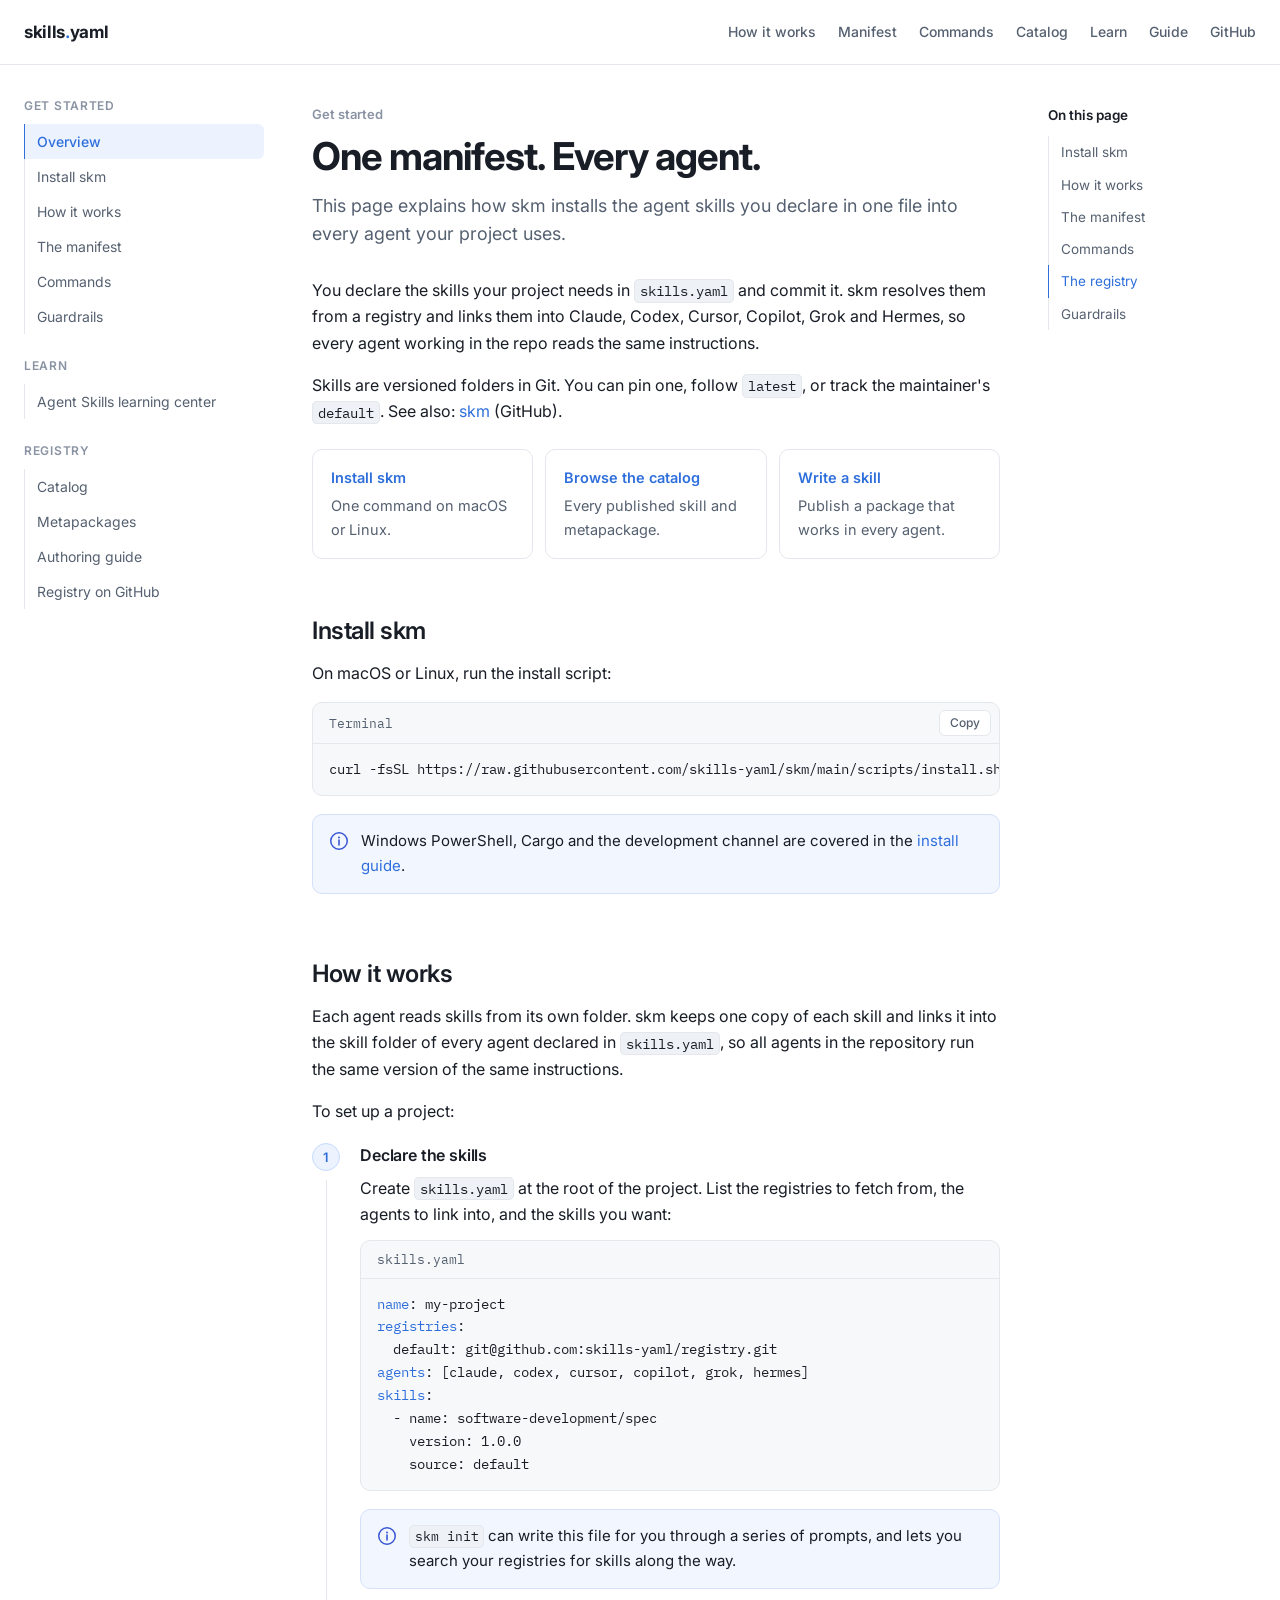
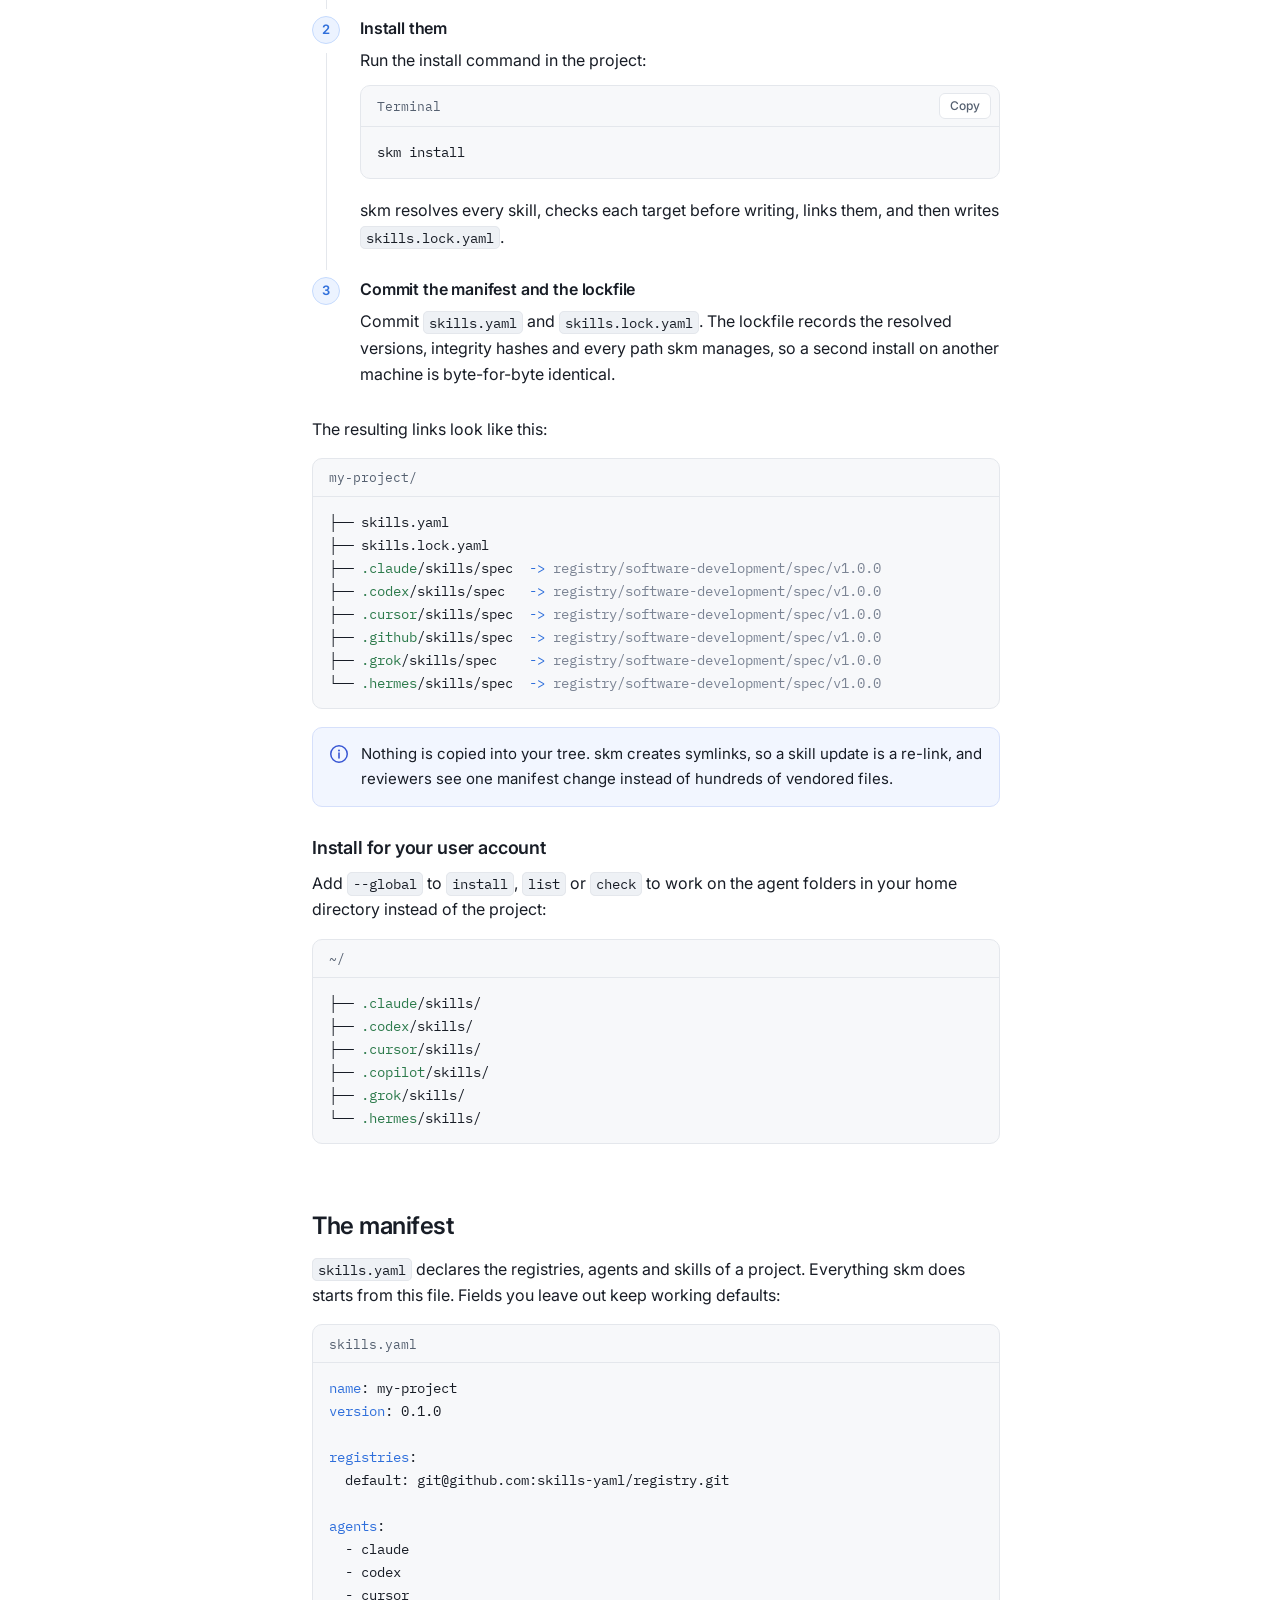
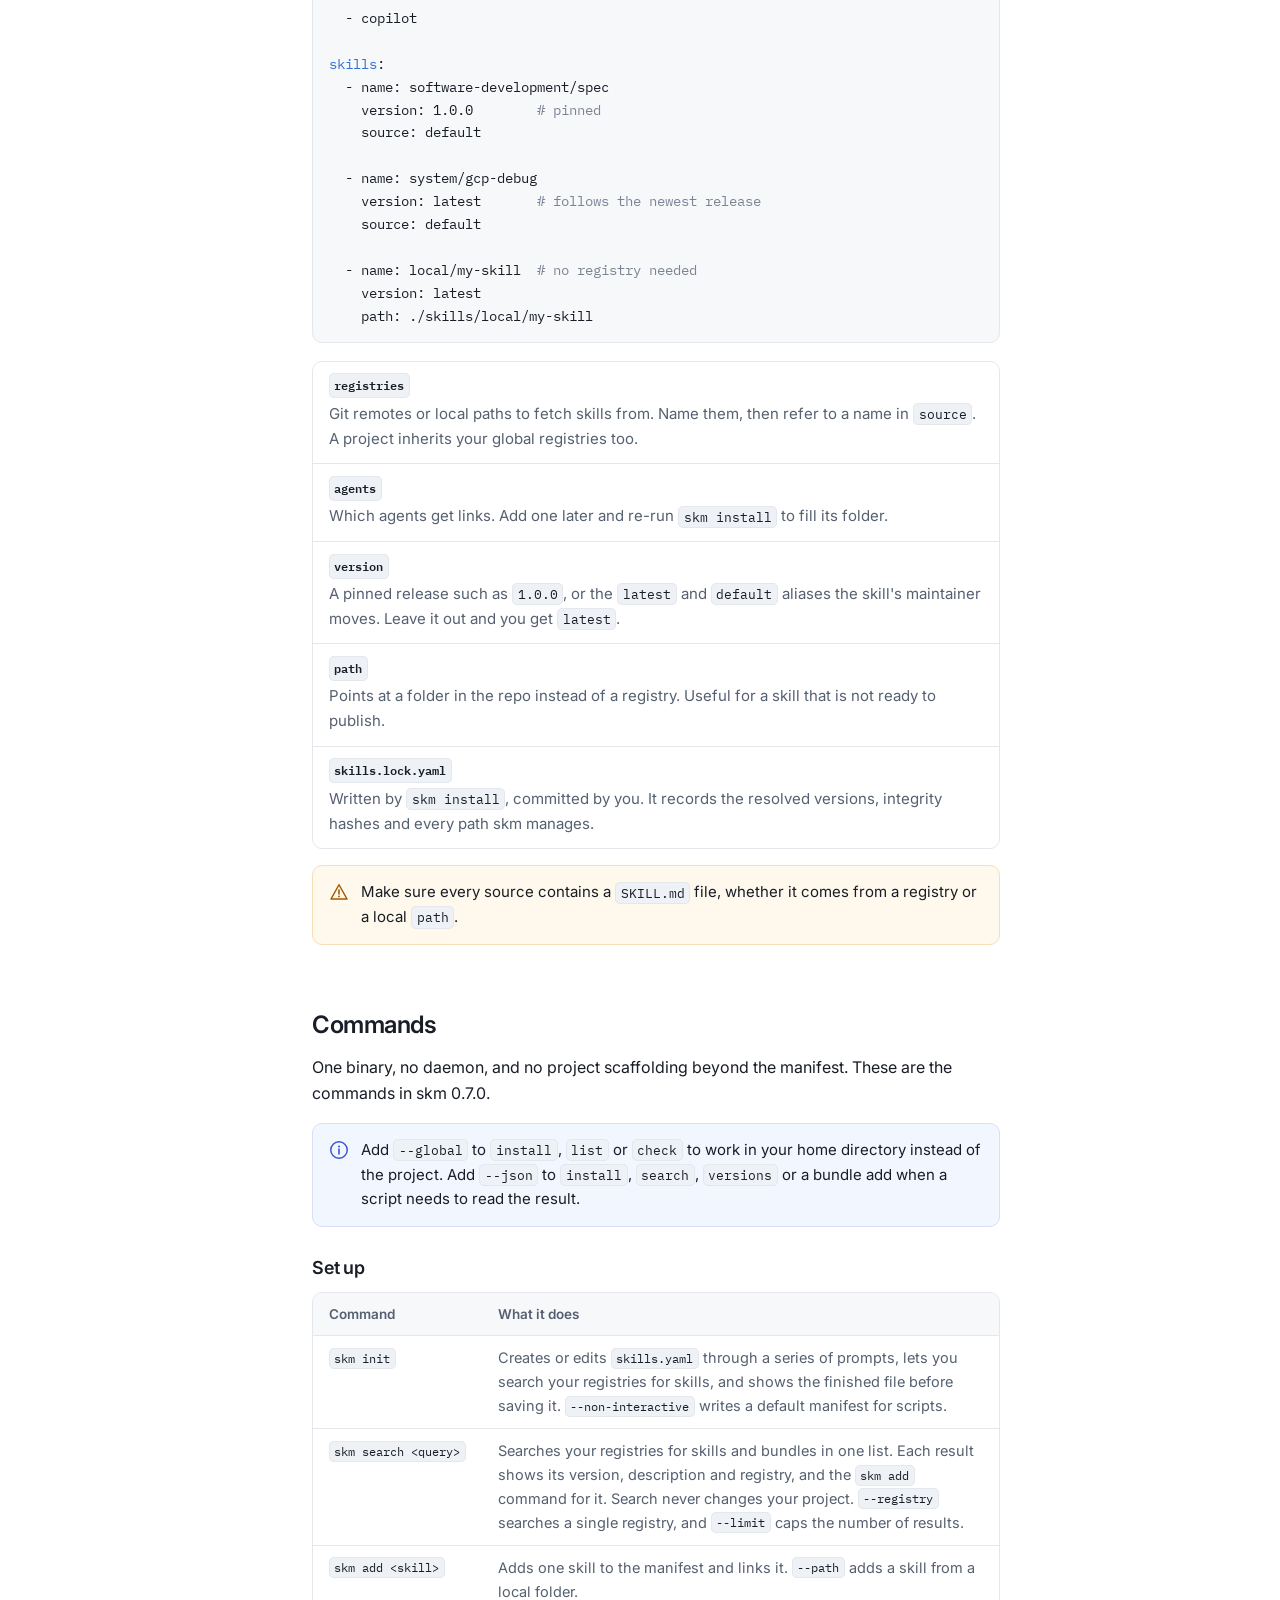
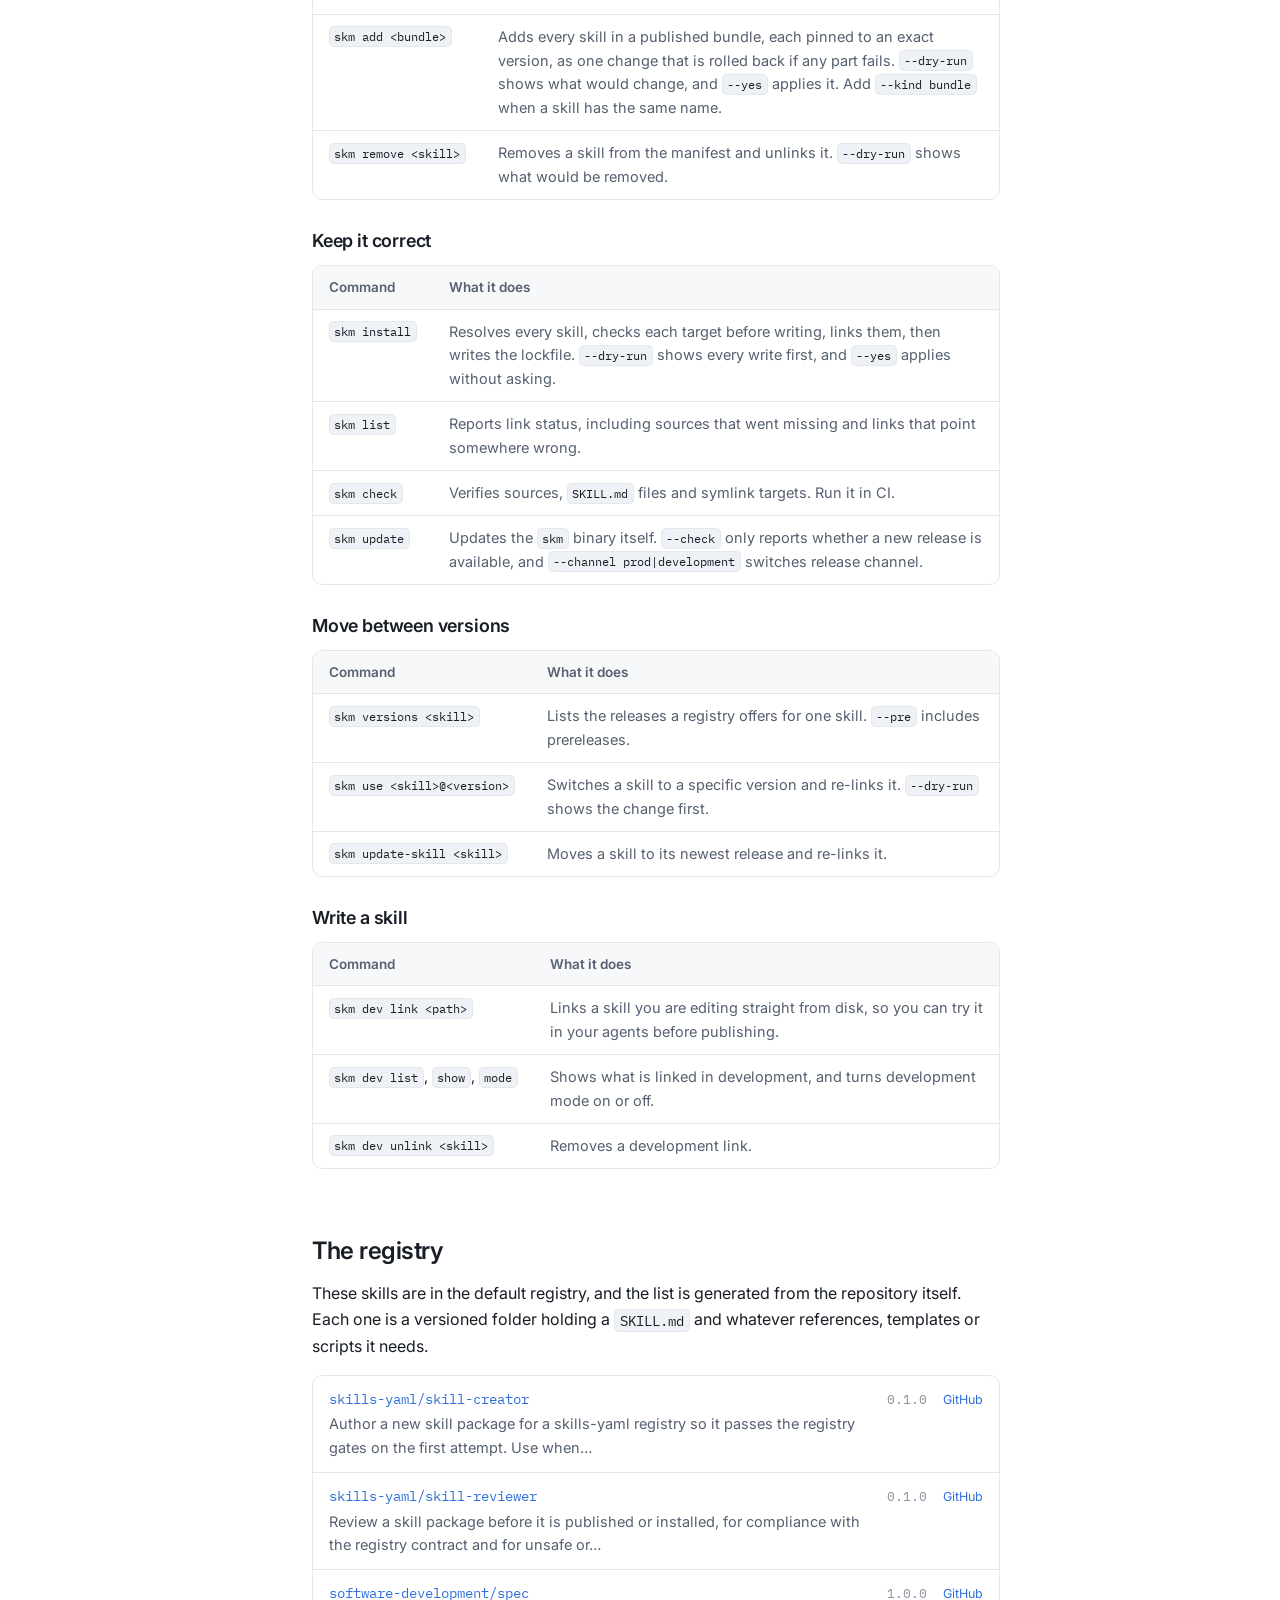
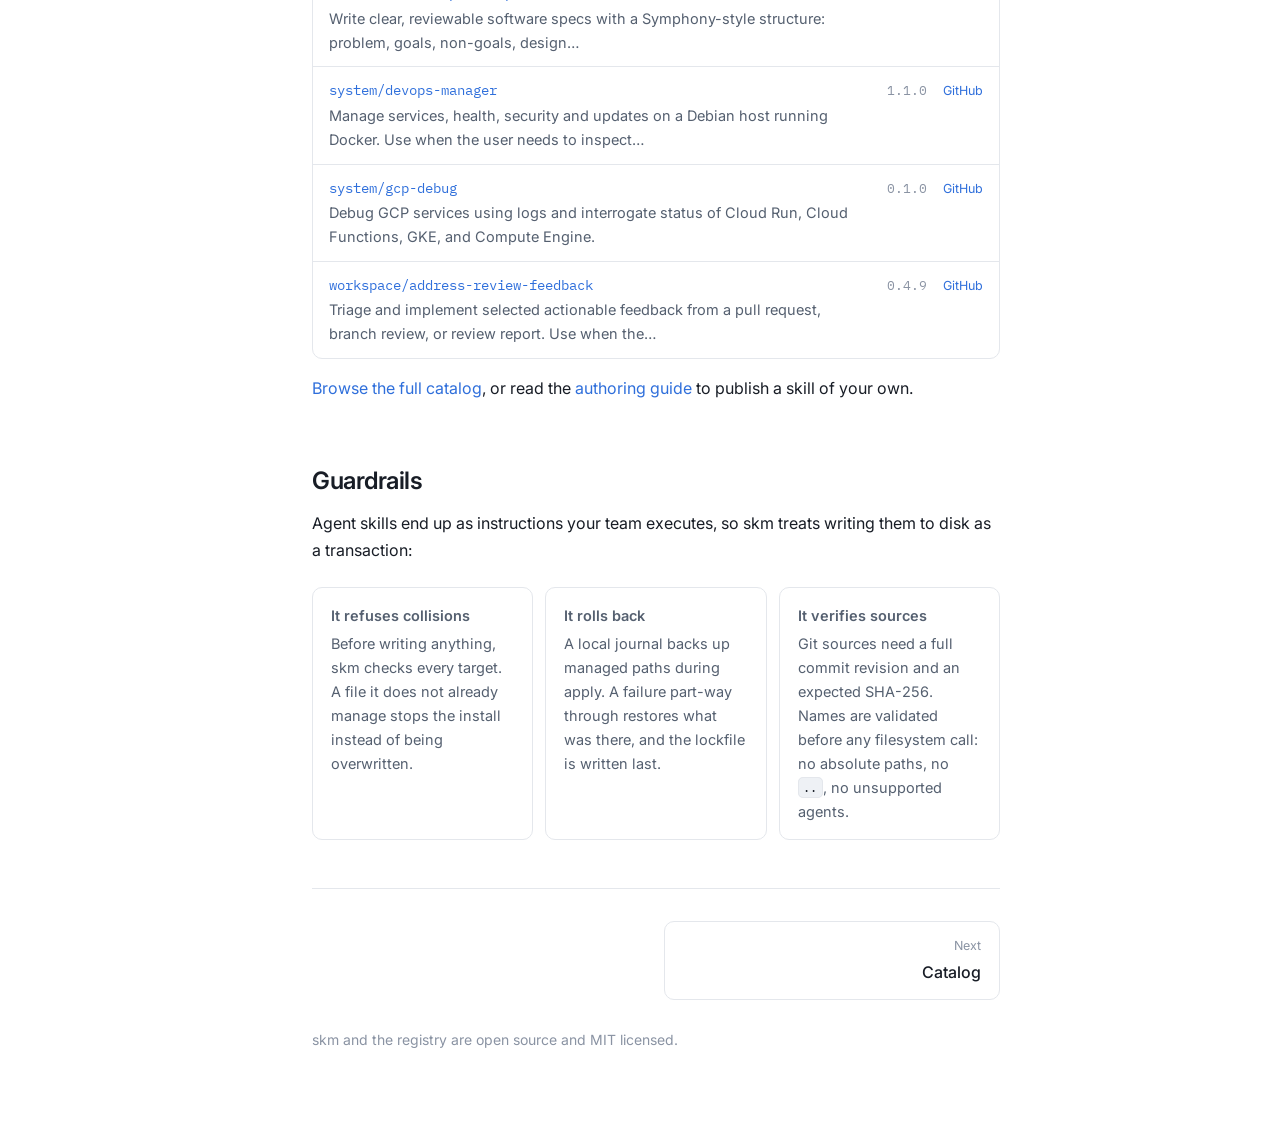
<file: index.html>
<!doctype html>
<html lang="en">
<head>
<meta charset="utf-8">
<meta name="viewport" content="width=device-width, initial-scale=1">
<title>skills.yaml — one manifest, every agent</title>
<meta name="description" content="skm installs the AI agent skills you declare in skills.yaml into Claude, Codex, Cursor, Copilot, Grok and Hermes, as symlinks, from one file you commit.">
<link rel="canonical" href="https://skills-yaml.tech/">
<meta property="og:title" content="skills.yaml — one manifest, every agent">
<meta property="og:description" content="Declare your agent skills once. skm links them into every agent directory in your project.">
<meta property="og:url" content="https://skills-yaml.tech/">
<meta property="og:type" content="website">
<link rel="icon" href="assets/favicon.svg" type="image/svg+xml">
<link rel="preconnect" href="https://fonts.googleapis.com">
<link rel="preconnect" href="https://fonts.gstatic.com" crossorigin>
<link rel="stylesheet" href="https://fonts.googleapis.com/css2?family=Inter:wght@400;500;600;700&family=IBM+Plex+Mono:wght@400;500&display=swap">
<link rel="stylesheet" href="assets/style.css?v=9744fac2f0">
</head>
<body>
<a class="skip" href="#main">Skip to content</a>

<header class="docs-header">
  <div class="docs-header-inner">
    <a class="docs-logo" href="/">skills<span>.</span>yaml</a>
    <nav aria-label="Primary">
      <a href="#disk">How it works</a>
      <a href="#manifest">Manifest</a>
      <a href="#commands">Commands</a>
      <a href="catalog.html">Catalog</a>
      <a href="/learn/">Learn</a>
      <a href="guide.html">Guide</a>
      <a href="https://github.com/skills-yaml/skm">GitHub</a>
    </nav>
  </div>
</header>

<div class="docs-shell">

  <nav class="docs-sidebar" aria-label="Site">
    <p class="docs-sidebar-group">Get started</p>
    <ul>
      <li><a href="index.html" aria-current="page">Overview</a></li>
      <li><a href="index.html#install">Install skm</a></li>
      <li><a href="index.html#disk">How it works</a></li>
      <li><a href="index.html#manifest">The manifest</a></li>
      <li><a href="index.html#commands">Commands</a></li>
      <li><a href="index.html#guardrails">Guardrails</a></li>
    </ul>
    <p class="docs-sidebar-group">Learn</p>
    <ul>
      <li><a href="/learn/">Agent Skills learning center</a></li>
    </ul>
    <p class="docs-sidebar-group">Registry</p>
    <ul>
      <li><a href="catalog.html">Catalog</a></li>
      <li><a href="catalog.html#metapackages">Metapackages</a></li>
      <li><a href="guide.html">Authoring guide</a></li>
      <li><a href="https://github.com/skills-yaml/registry">Registry on GitHub</a></li>
    </ul>
  </nav>

  <main id="main" class="docs-main">
    <article class="docs-page">

      <header class="docs-title">
        <p class="docs-crumb">Get started</p>
        <h1>One manifest. Every agent.</h1>
        <p class="docs-lead">This page explains how skm installs the agent skills you declare in one file into every agent your project uses.</p>
      </header>

      <p>You declare the skills your project needs in <code>skills.yaml</code> and commit it. skm resolves them from a registry and links them into Claude, Codex, Cursor, Copilot, Grok and Hermes, so every agent working in the repo reads the same instructions.</p>
      <p>Skills are versioned folders in Git. You can pin one, follow <code>latest</code>, or track the maintainer's <code>default</code>. See also: <a href="https://github.com/skills-yaml/skm">skm</a> (GitHub).</p>

      <div class="cards">
        <a class="card" href="#install"><p class="card-title">Install skm</p><p>One command on macOS or Linux.</p></a>
        <a class="card" href="catalog.html"><p class="card-title">Browse the catalog</p><p>Every published skill and metapackage.</p></a>
        <a class="card" href="guide.html"><p class="card-title">Write a skill</p><p>Publish a package that works in every agent.</p></a>
      </div>

      <section id="install">
        <h2>Install skm</h2>
        <p>On macOS or Linux, run the install script:</p>
        <div class="code">
          <div class="code-title">Terminal<button class="copy" type="button">Copy</button></div>
          <pre>curl -fsSL https://raw.githubusercontent.com/skills-yaml/skm/main/scripts/install.sh | sh</pre>
        </div>
        <div class="hint hint-info" role="note">
          <svg class="hint-icon" viewBox="0 0 20 20" aria-hidden="true"><circle cx="10" cy="10" r="8.25" fill="none" stroke="currentColor" stroke-width="1.5"/><path d="M10 9v5" stroke="currentColor" stroke-width="1.6" stroke-linecap="round"/><circle cx="10" cy="6.4" r="1" fill="currentColor"/></svg>
          <div><p>Windows PowerShell, Cargo and the development channel are covered in the <a href="https://github.com/skills-yaml/skm#install">install guide</a>.</p></div>
        </div>
      </section>

      <section id="disk">
        <h2>How it works</h2>
        <p>Each agent reads skills from its own folder. skm keeps one copy of each skill and links it into the skill folder of every agent declared in <code>skills.yaml</code>, so all agents in the repository run the same version of the same instructions.</p>
        <p>To set up a project:</p>

        <ol class="stepper">
          <li class="step">
            <h4>Declare the skills</h4>
            <p>Create <code>skills.yaml</code> at the root of the project. List the registries to fetch from, the agents to link into, and the skills you want:</p>
            <div class="code">
              <div class="code-title">skills.yaml</div>
              <pre><span class="k">name</span>: my-project
<span class="k">registries</span>:
  default: git<span>@</span>github.com:skills-yaml/registry.git
<span class="k">agents</span>: [claude, codex, cursor, copilot, grok, hermes]
<span class="k">skills</span>:
  - name: software-development/spec
    version: 1.0.0
    source: default</pre>
            </div>
            <div class="hint hint-info" role="note">
              <svg class="hint-icon" viewBox="0 0 20 20" aria-hidden="true"><circle cx="10" cy="10" r="8.25" fill="none" stroke="currentColor" stroke-width="1.5"/><path d="M10 9v5" stroke="currentColor" stroke-width="1.6" stroke-linecap="round"/><circle cx="10" cy="6.4" r="1" fill="currentColor"/></svg>
              <div><p><code>skm init</code> can write this file for you through a series of prompts, and lets you search your registries for skills along the way.</p></div>
            </div>
          </li>
          <li class="step">
            <h4>Install them</h4>
            <p>Run the install command in the project:</p>
            <div class="code">
              <div class="code-title">Terminal<button class="copy" type="button">Copy</button></div>
              <pre>skm install</pre>
            </div>
            <p>skm resolves every skill, checks each target before writing, links them, and then writes <code>skills.lock.yaml</code>.</p>
          </li>
          <li class="step">
            <h4>Commit the manifest and the lockfile</h4>
            <p>Commit <code>skills.yaml</code> and <code>skills.lock.yaml</code>. The lockfile records the resolved versions, integrity hashes and every path skm manages, so a second install on another machine is byte-for-byte identical.</p>
          </li>
        </ol>

        <p>The resulting links look like this:</p>
        <div class="code">
          <div class="code-title">my-project/</div>
          <pre>├── skills.yaml
├── skills.lock.yaml
├── <span class="a">.claude</span>/skills/spec  <span class="k">-&gt;</span> <span class="c">registry/software-development/spec/v1.0.0</span>
├── <span class="a">.codex</span>/skills/spec   <span class="k">-&gt;</span> <span class="c">registry/software-development/spec/v1.0.0</span>
├── <span class="a">.cursor</span>/skills/spec  <span class="k">-&gt;</span> <span class="c">registry/software-development/spec/v1.0.0</span>
├── <span class="a">.github</span>/skills/spec  <span class="k">-&gt;</span> <span class="c">registry/software-development/spec/v1.0.0</span>
├── <span class="a">.grok</span>/skills/spec    <span class="k">-&gt;</span> <span class="c">registry/software-development/spec/v1.0.0</span>
└── <span class="a">.hermes</span>/skills/spec  <span class="k">-&gt;</span> <span class="c">registry/software-development/spec/v1.0.0</span></pre>
        </div>
        <div class="hint hint-info" role="note">
          <svg class="hint-icon" viewBox="0 0 20 20" aria-hidden="true"><circle cx="10" cy="10" r="8.25" fill="none" stroke="currentColor" stroke-width="1.5"/><path d="M10 9v5" stroke="currentColor" stroke-width="1.6" stroke-linecap="round"/><circle cx="10" cy="6.4" r="1" fill="currentColor"/></svg>
          <div><p>Nothing is copied into your tree. skm creates symlinks, so a skill update is a re-link, and reviewers see one manifest change instead of hundreds of vendored files.</p></div>
        </div>

        <h3>Install for your user account</h3>
        <p>Add <code>--global</code> to <code>install</code>, <code>list</code> or <code>check</code> to work on the agent folders in your home directory instead of the project:</p>
        <div class="code">
          <div class="code-title">~/</div>
          <pre>├── <span class="a">.claude</span>/skills/
├── <span class="a">.codex</span>/skills/
├── <span class="a">.cursor</span>/skills/
├── <span class="a">.copilot</span>/skills/
├── <span class="a">.grok</span>/skills/
└── <span class="a">.hermes</span>/skills/</pre>
        </div>
      </section>

      <section id="manifest">
        <h2>The manifest</h2>
        <p><code>skills.yaml</code> declares the registries, agents and skills of a project. Everything skm does starts from this file. Fields you leave out keep working defaults:</p>
        <div class="code">
          <div class="code-title">skills.yaml</div>
          <pre><span class="k">name</span>: my-project
<span class="k">version</span>: 0.1.0

<span class="k">registries</span>:
  default: git<span>@</span>github.com:skills-yaml/registry.git

<span class="k">agents</span>:
  - claude
  - codex
  - cursor
  - copilot

<span class="k">skills</span>:
  - name: software-development/spec
    version: 1.0.0        <span class="c"># pinned</span>
    source: default

  - name: system/gcp-debug
    version: latest       <span class="c"># follows the newest release</span>
    source: default

  - name: local/my-skill  <span class="c"># no registry needed</span>
    version: latest
    path: ./skills/local/my-skill</pre>
        </div>
        <dl class="fields">
          <dt><code>registries</code></dt>
          <dd>Git remotes or local paths to fetch skills from. Name them, then refer to a name in <code>source</code>. A project inherits your global registries too.</dd>
          <dt><code>agents</code></dt>
          <dd>Which agents get links. Add one later and re-run <code>skm install</code> to fill its folder.</dd>
          <dt><code>version</code></dt>
          <dd>A pinned release such as <code>1.0.0</code>, or the <code>latest</code> and <code>default</code> aliases the skill's maintainer moves. Leave it out and you get <code>latest</code>.</dd>
          <dt><code>path</code></dt>
          <dd>Points at a folder in the repo instead of a registry. Useful for a skill that is not ready to publish.</dd>
          <dt><code>skills.lock.yaml</code></dt>
          <dd>Written by <code>skm install</code>, committed by you. It records the resolved versions, integrity hashes and every path skm manages.</dd>
        </dl>
        <div class="hint hint-warning" role="note">
          <svg class="hint-icon" viewBox="0 0 20 20" aria-hidden="true"><path d="M10 2.75 18 17H2z" fill="none" stroke="currentColor" stroke-width="1.5" stroke-linejoin="round"/><path d="M10 8v4" stroke="currentColor" stroke-width="1.6" stroke-linecap="round"/><circle cx="10" cy="14.4" r="0.95" fill="currentColor"/></svg>
          <div><p>Make sure every source contains a <code>SKILL.md</code> file, whether it comes from a registry or a local <code>path</code>.</p></div>
        </div>
      </section>

      <section id="commands">
        <h2>Commands</h2>
        <p>One binary, no daemon, and no project scaffolding beyond the manifest. These are the commands in skm 0.7.0.</p>
        <div class="hint hint-info" role="note">
          <svg class="hint-icon" viewBox="0 0 20 20" aria-hidden="true"><circle cx="10" cy="10" r="8.25" fill="none" stroke="currentColor" stroke-width="1.5"/><path d="M10 9v5" stroke="currentColor" stroke-width="1.6" stroke-linecap="round"/><circle cx="10" cy="6.4" r="1" fill="currentColor"/></svg>
          <div><p>Add <code>--global</code> to <code>install</code>, <code>list</code> or <code>check</code> to work in your home directory instead of the project. Add <code>--json</code> to <code>install</code>, <code>search</code>, <code>versions</code> or a bundle add when a script needs to read the result.</p></div>
        </div>

        <h3>Set up</h3>
        <div class="table-wrap">
          <table class="dtable dtable-commands">
            <thead><tr><th scope="col">Command</th><th scope="col">What it does</th></tr></thead>
            <tbody>
              <tr><th scope="row"><code>skm init</code></th><td>Creates or edits <code>skills.yaml</code> through a series of prompts, lets you search your registries for skills, and shows the finished file before saving it. <code>--non-interactive</code> writes a default manifest for scripts.</td></tr>
              <tr><th scope="row"><code>skm search &lt;query&gt;</code></th><td>Searches your registries for skills and bundles in one list. Each result shows its version, description and registry, and the <code>skm add</code> command for it. Search never changes your project. <code>--registry</code> searches a single registry, and <code>--limit</code> caps the number of results.</td></tr>
              <tr><th scope="row"><code>skm add &lt;skill&gt;</code></th><td>Adds one skill to the manifest and links it. <code>--path</code> adds a skill from a local folder.</td></tr>
              <tr><th scope="row"><code>skm add &lt;bundle&gt;</code></th><td>Adds every skill in a published bundle, each pinned to an exact version, as one change that is rolled back if any part fails. <code>--dry-run</code> shows what would change, and <code>--yes</code> applies it. Add <code>--kind bundle</code> when a skill has the same name.</td></tr>
              <tr><th scope="row"><code>skm remove &lt;skill&gt;</code></th><td>Removes a skill from the manifest and unlinks it. <code>--dry-run</code> shows what would be removed.</td></tr>
            </tbody>
          </table>
        </div>

        <h3>Keep it correct</h3>
        <div class="table-wrap">
          <table class="dtable dtable-commands">
            <thead><tr><th scope="col">Command</th><th scope="col">What it does</th></tr></thead>
            <tbody>
              <tr><th scope="row"><code>skm install</code></th><td>Resolves every skill, checks each target before writing, links them, then writes the lockfile. <code>--dry-run</code> shows every write first, and <code>--yes</code> applies without asking.</td></tr>
              <tr><th scope="row"><code>skm list</code></th><td>Reports link status, including sources that went missing and links that point somewhere wrong.</td></tr>
              <tr><th scope="row"><code>skm check</code></th><td>Verifies sources, <code>SKILL.md</code> files and symlink targets. Run it in CI.</td></tr>
              <tr><th scope="row"><code>skm update</code></th><td>Updates the <code>skm</code> binary itself. <code>--check</code> only reports whether a new release is available, and <code>--channel prod|development</code> switches release channel.</td></tr>
            </tbody>
          </table>
        </div>

        <h3>Move between versions</h3>
        <div class="table-wrap">
          <table class="dtable dtable-commands">
            <thead><tr><th scope="col">Command</th><th scope="col">What it does</th></tr></thead>
            <tbody>
              <tr><th scope="row"><code>skm versions &lt;skill&gt;</code></th><td>Lists the releases a registry offers for one skill. <code>--pre</code> includes prereleases.</td></tr>
              <tr><th scope="row"><code>skm use &lt;skill&gt;@&lt;version&gt;</code></th><td>Switches a skill to a specific version and re-links it. <code>--dry-run</code> shows the change first.</td></tr>
              <tr><th scope="row"><code>skm update-skill &lt;skill&gt;</code></th><td>Moves a skill to its newest release and re-links it.</td></tr>
            </tbody>
          </table>
        </div>

        <h3>Write a skill</h3>
        <div class="table-wrap">
          <table class="dtable dtable-commands">
            <thead><tr><th scope="col">Command</th><th scope="col">What it does</th></tr></thead>
            <tbody>
              <tr><th scope="row"><code>skm dev link &lt;path&gt;</code></th><td>Links a skill you are editing straight from disk, so you can try it in your agents before publishing.</td></tr>
              <tr><th scope="row"><code>skm dev list</code>, <code>show</code>, <code>mode</code></th><td>Shows what is linked in development, and turns development mode on or off.</td></tr>
              <tr><th scope="row"><code>skm dev unlink &lt;skill&gt;</code></th><td>Removes a development link.</td></tr>
            </tbody>
          </table>
        </div>
      </section>

      <section id="registry">
        <h2>The registry</h2>
        <p>These skills are in the default registry, and the list is generated from the repository itself. Each one is a versioned folder holding a <code>SKILL.md</code> and whatever references, templates or scripts it needs.</p>
        <ul class="preview">
        <!-- PREVIEW:START -->
        <li>
          <a href="catalog.html#skill-creator">
            <span class="pv-name">skills-yaml/skill-creator</span>
            <span class="pv-desc">Author a new skill package for a skills-yaml registry so it passes the registry gates on the first attempt. Use when…</span>
          </a>
          <span class="pv-version">0.1.0</span>
          <a class="pv-source" href="https://github.com/skills-yaml/registry/tree/main/skills/skills-yaml/skill-creator/v0.1.0" aria-label="View skills-yaml/skill-creator on GitHub">GitHub</a>
        </li>
        <li>
          <a href="catalog.html#skill-reviewer">
            <span class="pv-name">skills-yaml/skill-reviewer</span>
            <span class="pv-desc">Review a skill package before it is published or installed, for compliance with the registry contract and for unsafe or…</span>
          </a>
          <span class="pv-version">0.1.0</span>
          <a class="pv-source" href="https://github.com/skills-yaml/registry/tree/main/skills/skills-yaml/skill-reviewer/v0.1.0" aria-label="View skills-yaml/skill-reviewer on GitHub">GitHub</a>
        </li>
        <li>
          <a href="catalog.html#spec">
            <span class="pv-name">software-development/spec</span>
            <span class="pv-desc">Write clear, reviewable software specs with a Symphony-style structure: problem, goals, non-goals, design…</span>
          </a>
          <span class="pv-version">1.0.0</span>
          <a class="pv-source" href="https://github.com/skills-yaml/registry/tree/main/skills/software-development/spec/v1.0.0" aria-label="View software-development/spec on GitHub">GitHub</a>
        </li>
        <li>
          <a href="catalog.html#devops-manager">
            <span class="pv-name">system/devops-manager</span>
            <span class="pv-desc">Manage services, health, security and updates on a Debian host running Docker. Use when the user needs to inspect…</span>
          </a>
          <span class="pv-version">1.1.0</span>
          <a class="pv-source" href="https://github.com/skills-yaml/registry/tree/main/skills/system/devops-manager/v1.1.0" aria-label="View system/devops-manager on GitHub">GitHub</a>
        </li>
        <li>
          <a href="catalog.html#gcp-debug">
            <span class="pv-name">system/gcp-debug</span>
            <span class="pv-desc">Debug GCP services using logs and interrogate status of Cloud Run, Cloud Functions, GKE, and Compute Engine.</span>
          </a>
          <span class="pv-version">0.1.0</span>
          <a class="pv-source" href="https://github.com/skills-yaml/registry/tree/main/skills/system/gcp-debug/v0.1.0" aria-label="View system/gcp-debug on GitHub">GitHub</a>
        </li>
        <li>
          <a href="catalog.html#address-review-feedback">
            <span class="pv-name">workspace/address-review-feedback</span>
            <span class="pv-desc">Triage and implement selected actionable feedback from a pull request, branch review, or review report. Use when the…</span>
          </a>
          <span class="pv-version">0.4.9</span>
          <a class="pv-source" href="https://github.com/skills-yaml/registry/tree/main/skills/workspace/address-review-feedback/v0.4.9" aria-label="View workspace/address-review-feedback on GitHub">GitHub</a>
        </li>
        <!-- PREVIEW:END -->
        </ul>
        <p><a href="catalog.html">Browse the full catalog</a>, or read the <a href="guide.html">authoring guide</a> to publish a skill of your own.</p>
      </section>

      <section id="guardrails">
        <h2>Guardrails</h2>
        <p>Agent skills end up as instructions your team executes, so skm treats writing them to disk as a transaction:</p>
        <div class="cards">
          <div class="card"><p class="card-title">It refuses collisions</p><p>Before writing anything, skm checks every target. A file it does not already manage stops the install instead of being overwritten.</p></div>
          <div class="card"><p class="card-title">It rolls back</p><p>A local journal backs up managed paths during apply. A failure part-way through restores what was there, and the lockfile is written last.</p></div>
          <div class="card"><p class="card-title">It verifies sources</p><p>Git sources need a full commit revision and an expected SHA-256. Names are validated before any filesystem call: no absolute paths, no <code>..</code>, no unsupported agents.</p></div>
        </div>
      </section>

      <nav class="pager" aria-label="Pages">
        <a class="pager-next" href="catalog.html"><span>Next</span>Catalog</a>
      </nav>

      <p class="docs-footnote">skm and the registry are open source and MIT licensed.</p>
    </article>
  </main>

  <aside class="docs-toc" aria-label="On this page">
    <p class="docs-toc-title">On this page</p>
    <ul>
      <li><a href="#install">Install skm</a></li>
      <li><a href="#disk">How it works</a></li>
      <li><a href="#manifest">The manifest</a></li>
      <li><a href="#commands">Commands</a></li>
      <li><a href="#registry">The registry</a></li>
      <li><a href="#guardrails">Guardrails</a></li>
    </ul>
  </aside>

</div>

<script src="assets/site.js?v=c14a35b761" defer></script>
</body>
</html>
</file>
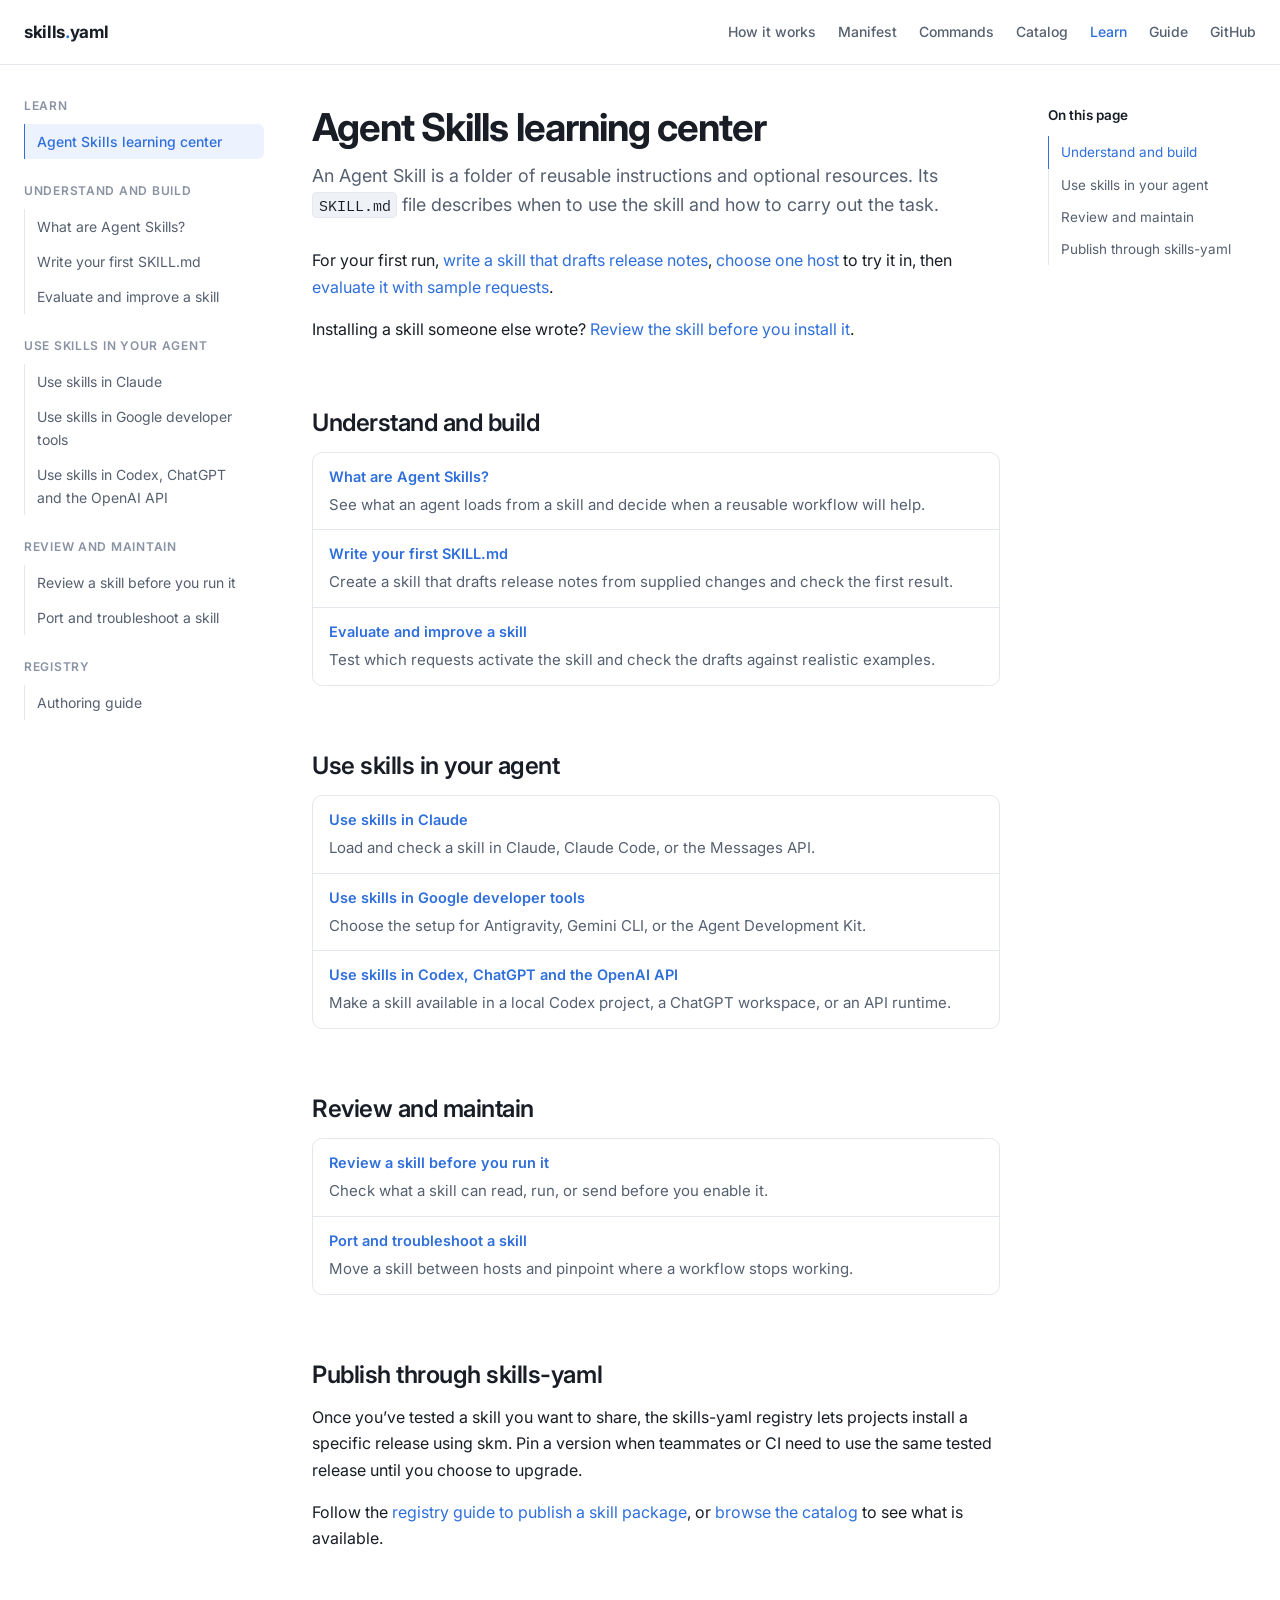
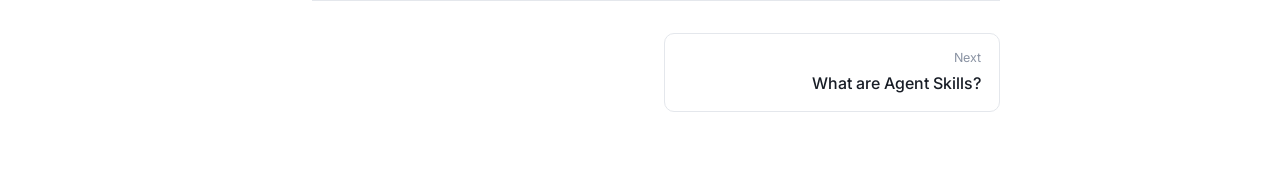
<file: learn/index.html>
<!doctype html>
<html lang="en">
<head>
<meta charset="utf-8">
<meta name="viewport" content="width=device-width, initial-scale=1">
<title>Agent Skills learning center — skills.yaml</title>
<meta name="description" content="Learn to write, evaluate, install, and maintain Agent Skills with a release-notes example.">
<link rel="canonical" href="https://skills-yaml.tech/learn/">
<meta property="og:title" content="Agent Skills learning center — skills.yaml">
<meta property="og:description" content="Learn to write, evaluate, install, and maintain Agent Skills with a release-notes example.">
<meta property="og:url" content="https://skills-yaml.tech/learn/">
<meta property="og:type" content="website">
<link rel="icon" href="/assets/favicon.svg" type="image/svg+xml">
<link rel="preconnect" href="https://fonts.googleapis.com">
<link rel="preconnect" href="https://fonts.gstatic.com" crossorigin>
<link rel="stylesheet" href="https://fonts.googleapis.com/css2?family=Inter:wght@400;500;600;700&family=IBM+Plex+Mono:wght@400;500&display=swap">
<link rel="stylesheet" href="/assets/style.css?v=9744fac2f0">
</head>
<body>
<a class="skip" href="#main">Skip to content</a>

<header class="docs-header">
  <div class="docs-header-inner">
    <a class="docs-logo" href="/">skills<span>.</span>yaml</a>
    <nav aria-label="Primary">
      <a href="/index.html#disk">How it works</a>
      <a href="/index.html#manifest">Manifest</a>
      <a href="/index.html#commands">Commands</a>
      <a href="/catalog.html">Catalog</a>
      <a href="/learn/" aria-current="page">Learn</a>
      <a href="/guide.html">Guide</a>
      <a href="https://github.com/skills-yaml/skm">GitHub</a>
    </nav>
  </div>
</header>

<div class="docs-shell">

  <nav class="docs-sidebar" aria-label="Learning center">
    <p class="docs-sidebar-group">Learn</p>
    <ul>
      <li><a href="/learn/" aria-current="page">Agent Skills learning center</a></li>
    </ul>
    <p class="docs-sidebar-group">Understand and build</p>
    <ul>
      <li><a href="/learn/what-are-agent-skills.html">What are Agent Skills?</a></li>
      <li><a href="/learn/write-your-first-skill.html">Write your first SKILL.md</a></li>
      <li><a href="/learn/evaluate-and-improve.html">Evaluate and improve a skill</a></li>
    </ul>
    <p class="docs-sidebar-group">Use skills in your agent</p>
    <ul>
      <li><a href="/learn/claude-skills.html">Use skills in Claude</a></li>
      <li><a href="/learn/google-skills.html">Use skills in Google developer tools</a></li>
      <li><a href="/learn/openai-skills.html">Use skills in Codex, ChatGPT and the OpenAI API</a></li>
    </ul>
    <p class="docs-sidebar-group">Review and maintain</p>
    <ul>
      <li><a href="/learn/review-skill-safety.html">Review a skill before you run it</a></li>
      <li><a href="/learn/port-and-troubleshoot.html">Port and troubleshoot a skill</a></li>
    </ul>
    <p class="docs-sidebar-group">Registry</p>
    <ul>
      <li><a href="/guide.html">Authoring guide</a></li>
    </ul>
  </nav>

  <main id="main" class="docs-main">
    <article class="docs-page">

      <header class="docs-title">
        <h1>Agent Skills learning center</h1>
        <p class="docs-lead">An Agent Skill is a folder of reusable instructions and optional resources. Its <code>SKILL.md</code> file describes when to use the skill and how to carry out the task.</p>
      </header>

      <p>For your first run, <a href="/learn/write-your-first-skill.html">write a skill that drafts release notes</a>, <a href="#use-skills">choose one host</a> to try it in, then <a href="/learn/evaluate-and-improve.html">evaluate it with sample requests</a>.</p>
      <p>Installing a skill someone else wrote? <a href="/learn/review-skill-safety.html">Review the skill before you install it</a>.</p>

      <section id="understand-and-build">
        <h2>Understand and build</h2>
        <dl class="fields">
          <dt><a href="/learn/what-are-agent-skills.html">What are Agent Skills?</a></dt>
          <dd>See what an agent loads from a skill and decide when a reusable workflow will help.</dd>
          <dt><a href="/learn/write-your-first-skill.html">Write your first SKILL.md</a></dt>
          <dd>Create a skill that drafts release notes from supplied changes and check the first result.</dd>
          <dt><a href="/learn/evaluate-and-improve.html">Evaluate and improve a skill</a></dt>
          <dd>Test which requests activate the skill and check the drafts against realistic examples.</dd>
        </dl>
      </section>

      <section id="use-skills">
        <h2>Use skills in your agent</h2>
        <dl class="fields">
          <dt><a href="/learn/claude-skills.html">Use skills in Claude</a></dt>
          <dd>Load and check a skill in Claude, Claude Code, or the Messages API.</dd>
          <dt><a href="/learn/google-skills.html">Use skills in Google developer tools</a></dt>
          <dd>Choose the setup for Antigravity, Gemini CLI, or the Agent Development Kit.</dd>
          <dt><a href="/learn/openai-skills.html">Use skills in Codex, ChatGPT and the OpenAI API</a></dt>
          <dd>Make a skill available in a local Codex project, a ChatGPT workspace, or an API runtime.</dd>
        </dl>
      </section>

      <section id="review-and-maintain">
        <h2>Review and maintain</h2>
        <dl class="fields">
          <dt><a href="/learn/review-skill-safety.html">Review a skill before you run it</a></dt>
          <dd>Check what a skill can read, run, or send before you enable it.</dd>
          <dt><a href="/learn/port-and-troubleshoot.html">Port and troubleshoot a skill</a></dt>
          <dd>Move a skill between hosts and pinpoint where a workflow stops working.</dd>
        </dl>
      </section>

      <section id="publish">
        <h2>Publish through skills-yaml</h2>
        <p>Once you’ve tested a skill you want to share, the skills-yaml registry lets projects install a specific release using skm. Pin a version when teammates or CI need to use the same tested release until you choose to upgrade.</p>
        <p>Follow the <a href="/guide.html#package">registry guide to publish a skill package</a>, or <a href="/catalog.html">browse the catalog</a> to see what is available.</p>
      </section>

      <nav class="pager" aria-label="Pages">
        <a class="pager-next" href="/learn/what-are-agent-skills.html"><span>Next</span>What are Agent Skills?</a>
      </nav>
    </article>
  </main>

  <aside class="docs-toc" aria-label="On this page">
    <p class="docs-toc-title">On this page</p>
    <ul>
      <li><a href="#understand-and-build">Understand and build</a></li>
      <li><a href="#use-skills">Use skills in your agent</a></li>
      <li><a href="#review-and-maintain">Review and maintain</a></li>
      <li><a href="#publish">Publish through skills-yaml</a></li>
    </ul>
  </aside>

</div>

<script src="/assets/site.js?v=c14a35b761" defer></script>
</body>
</html>
</file>
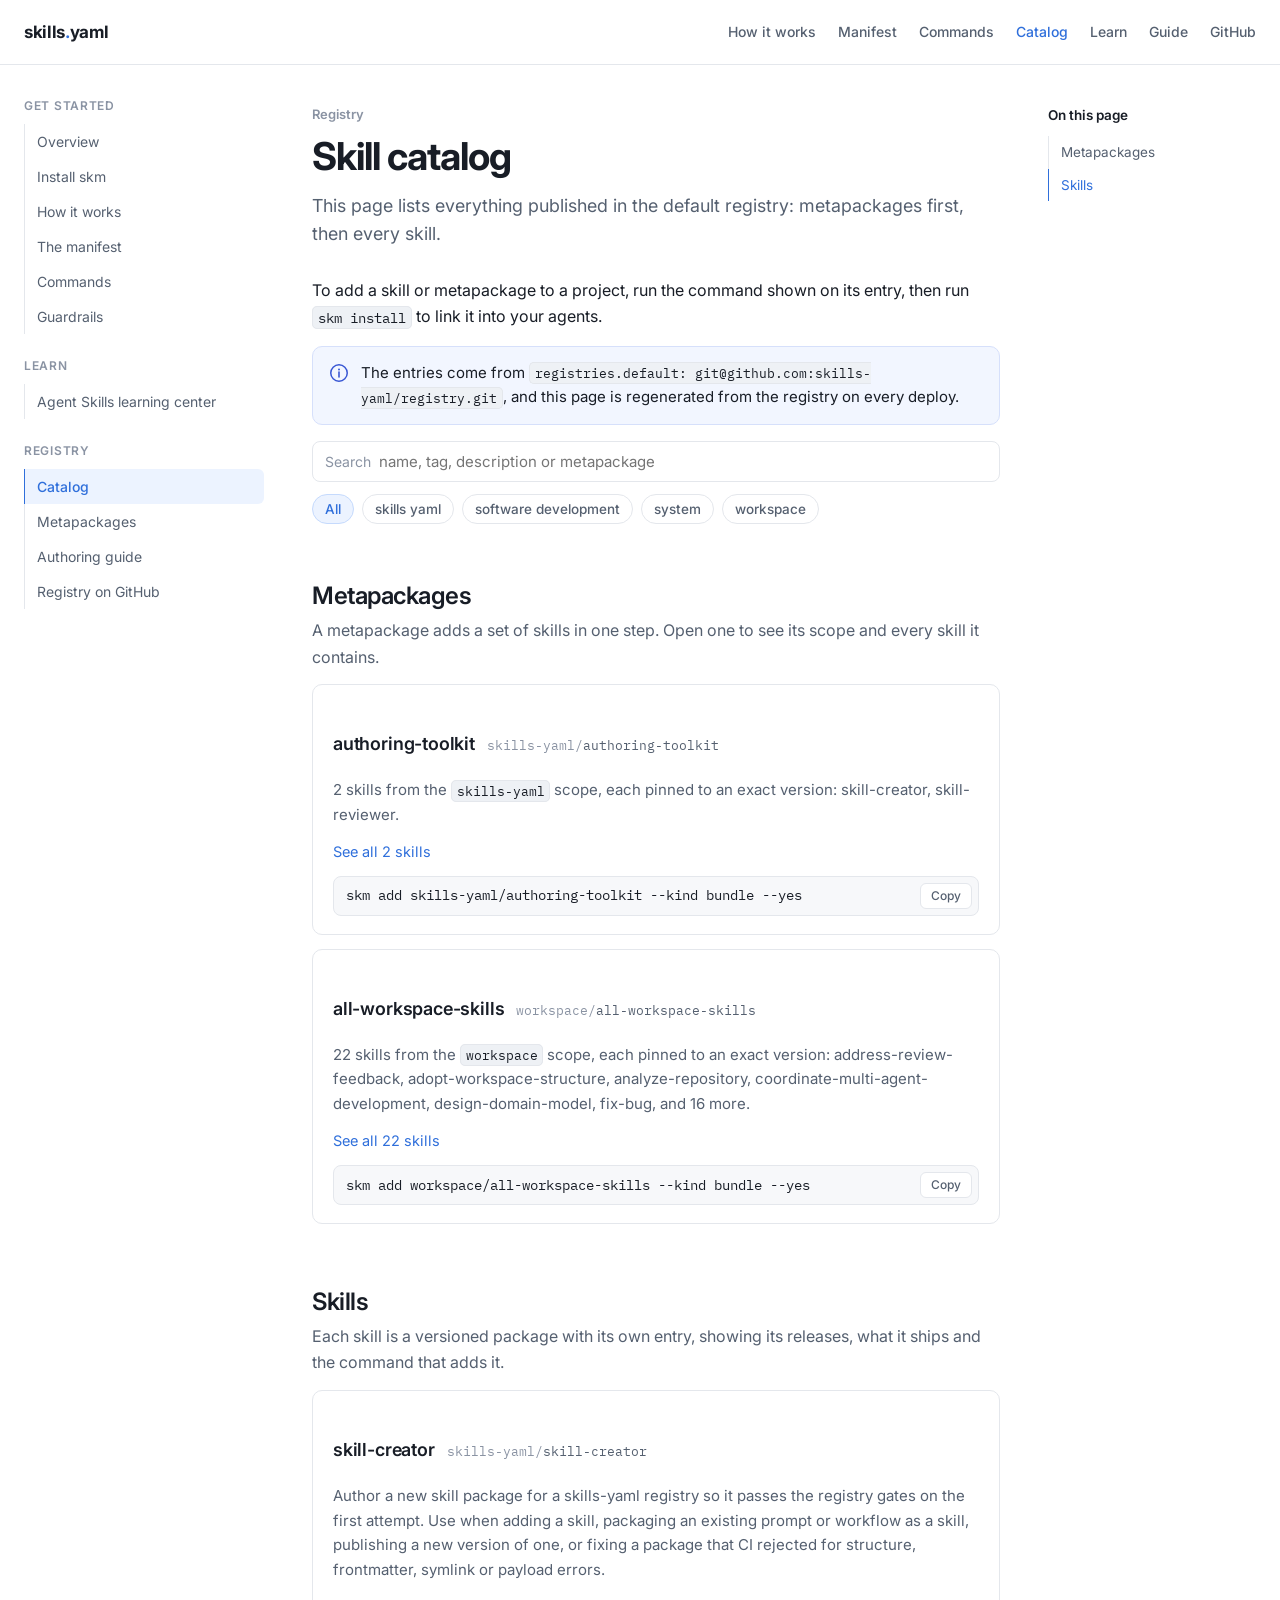
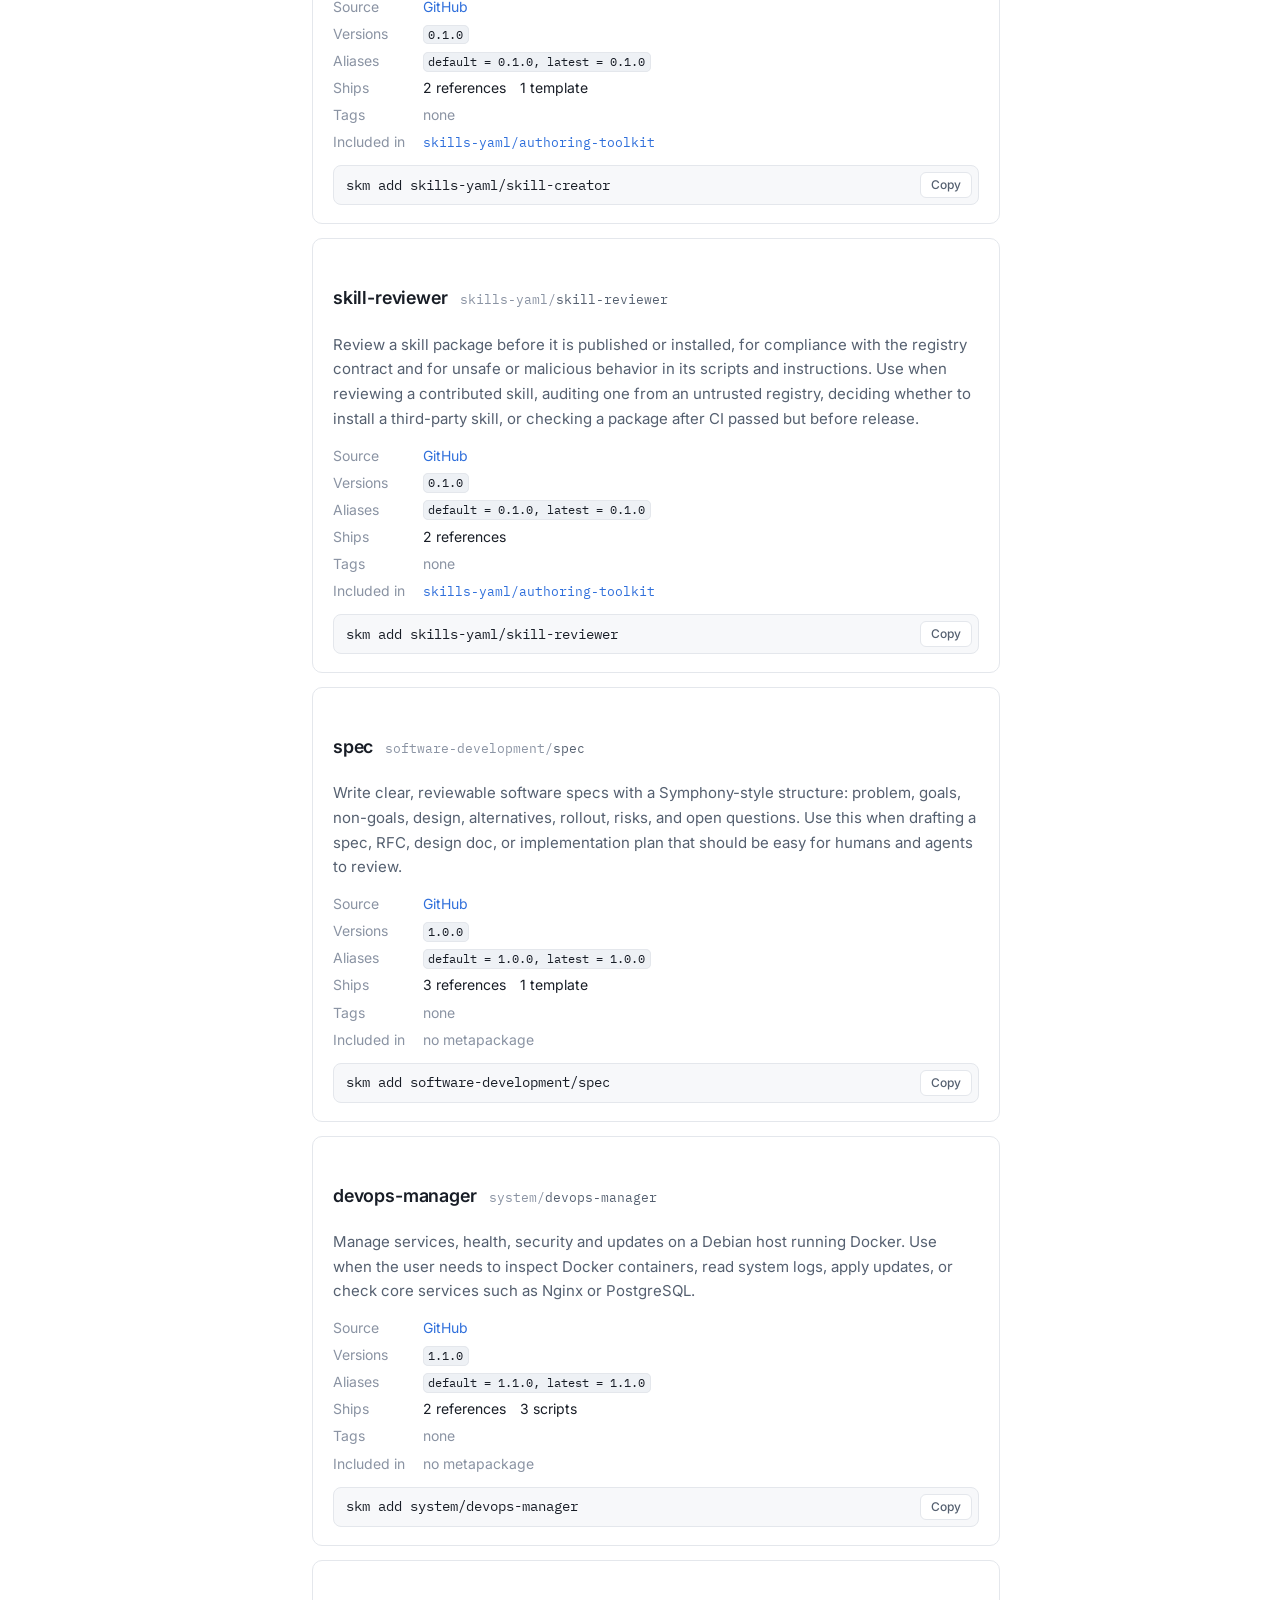
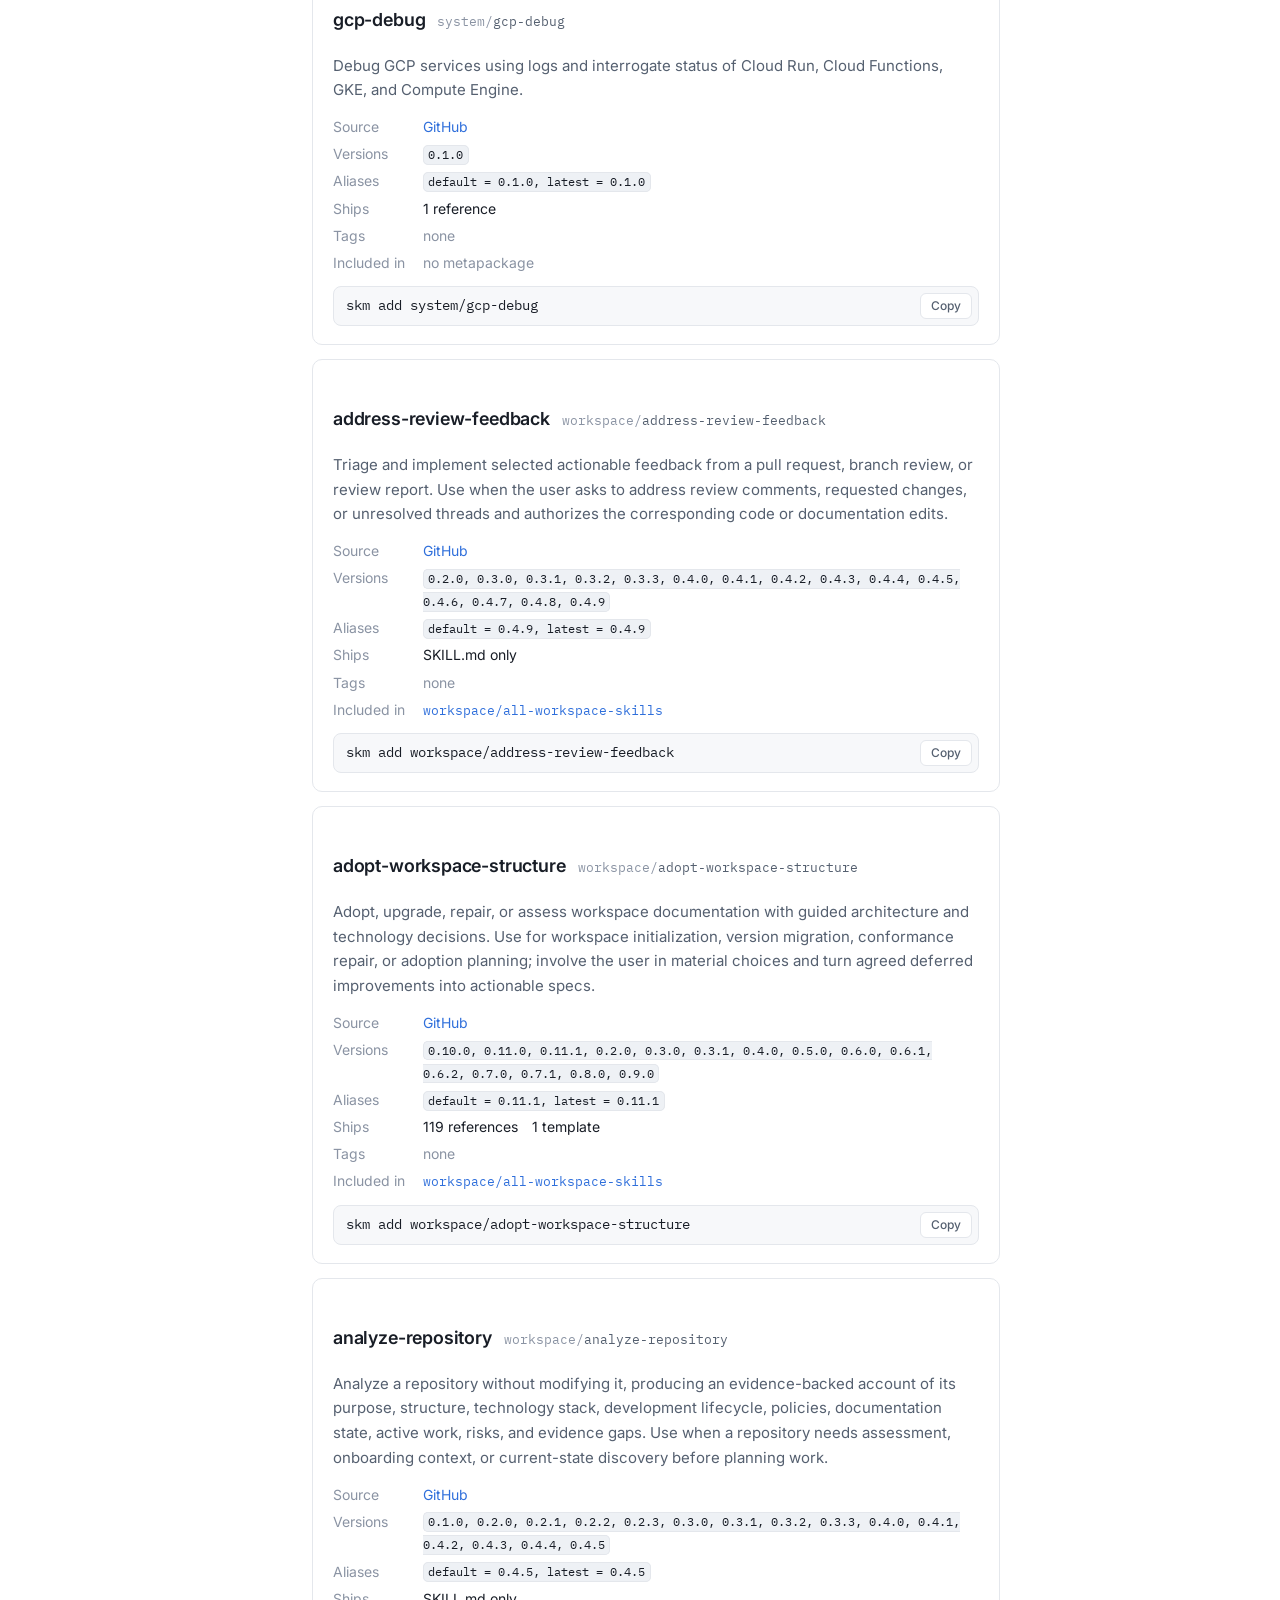
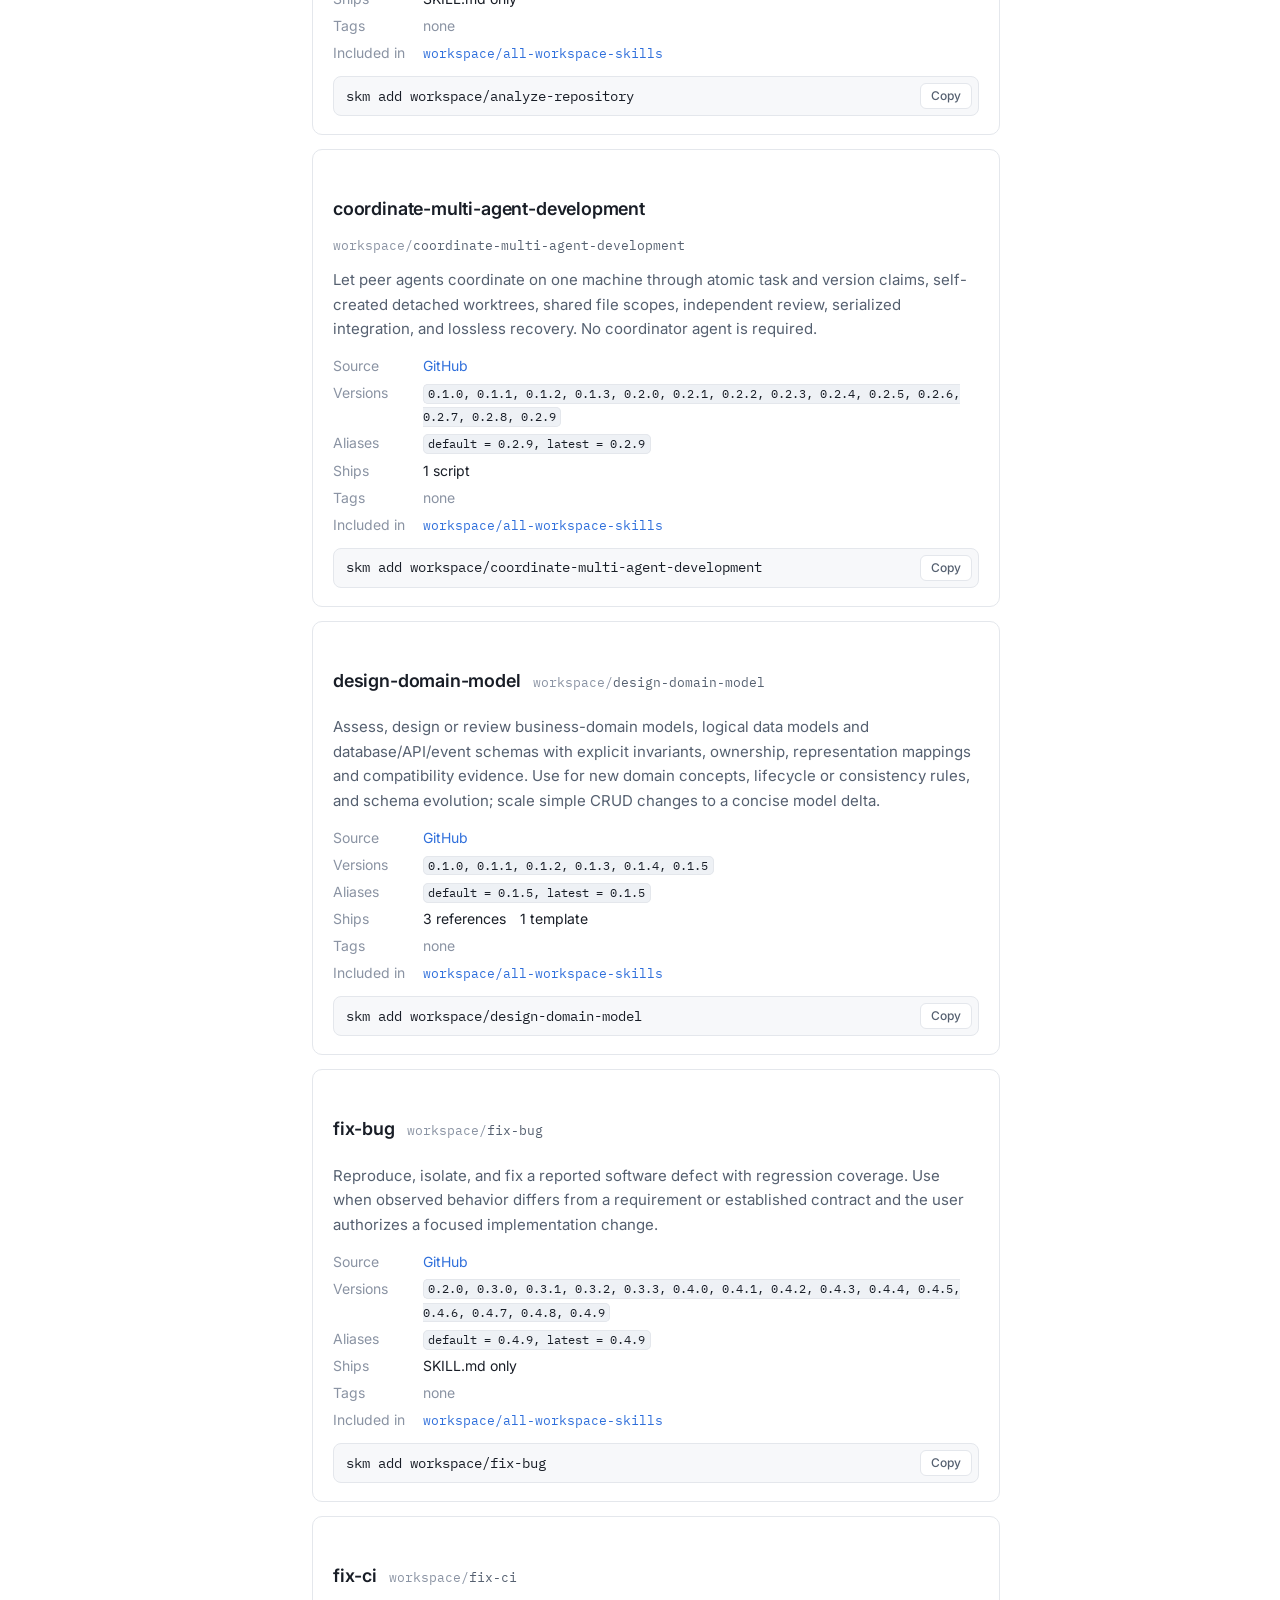
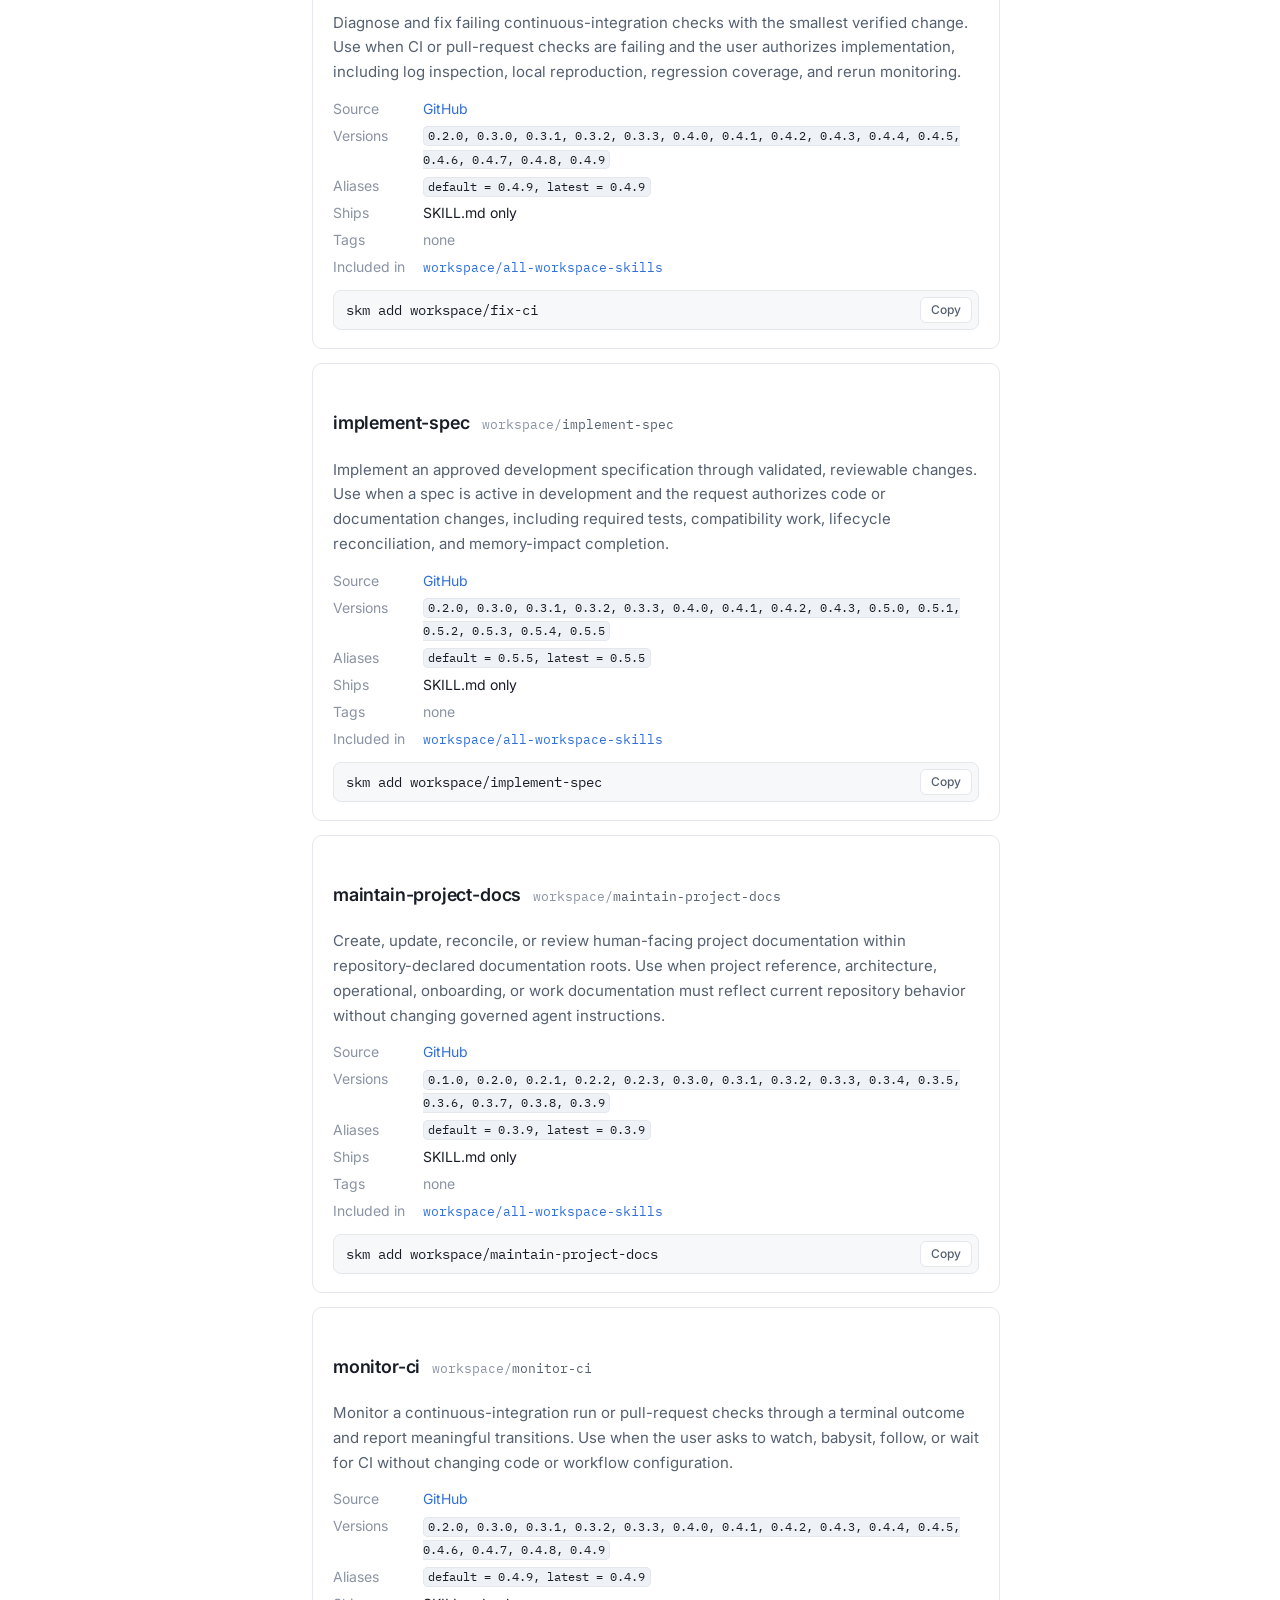
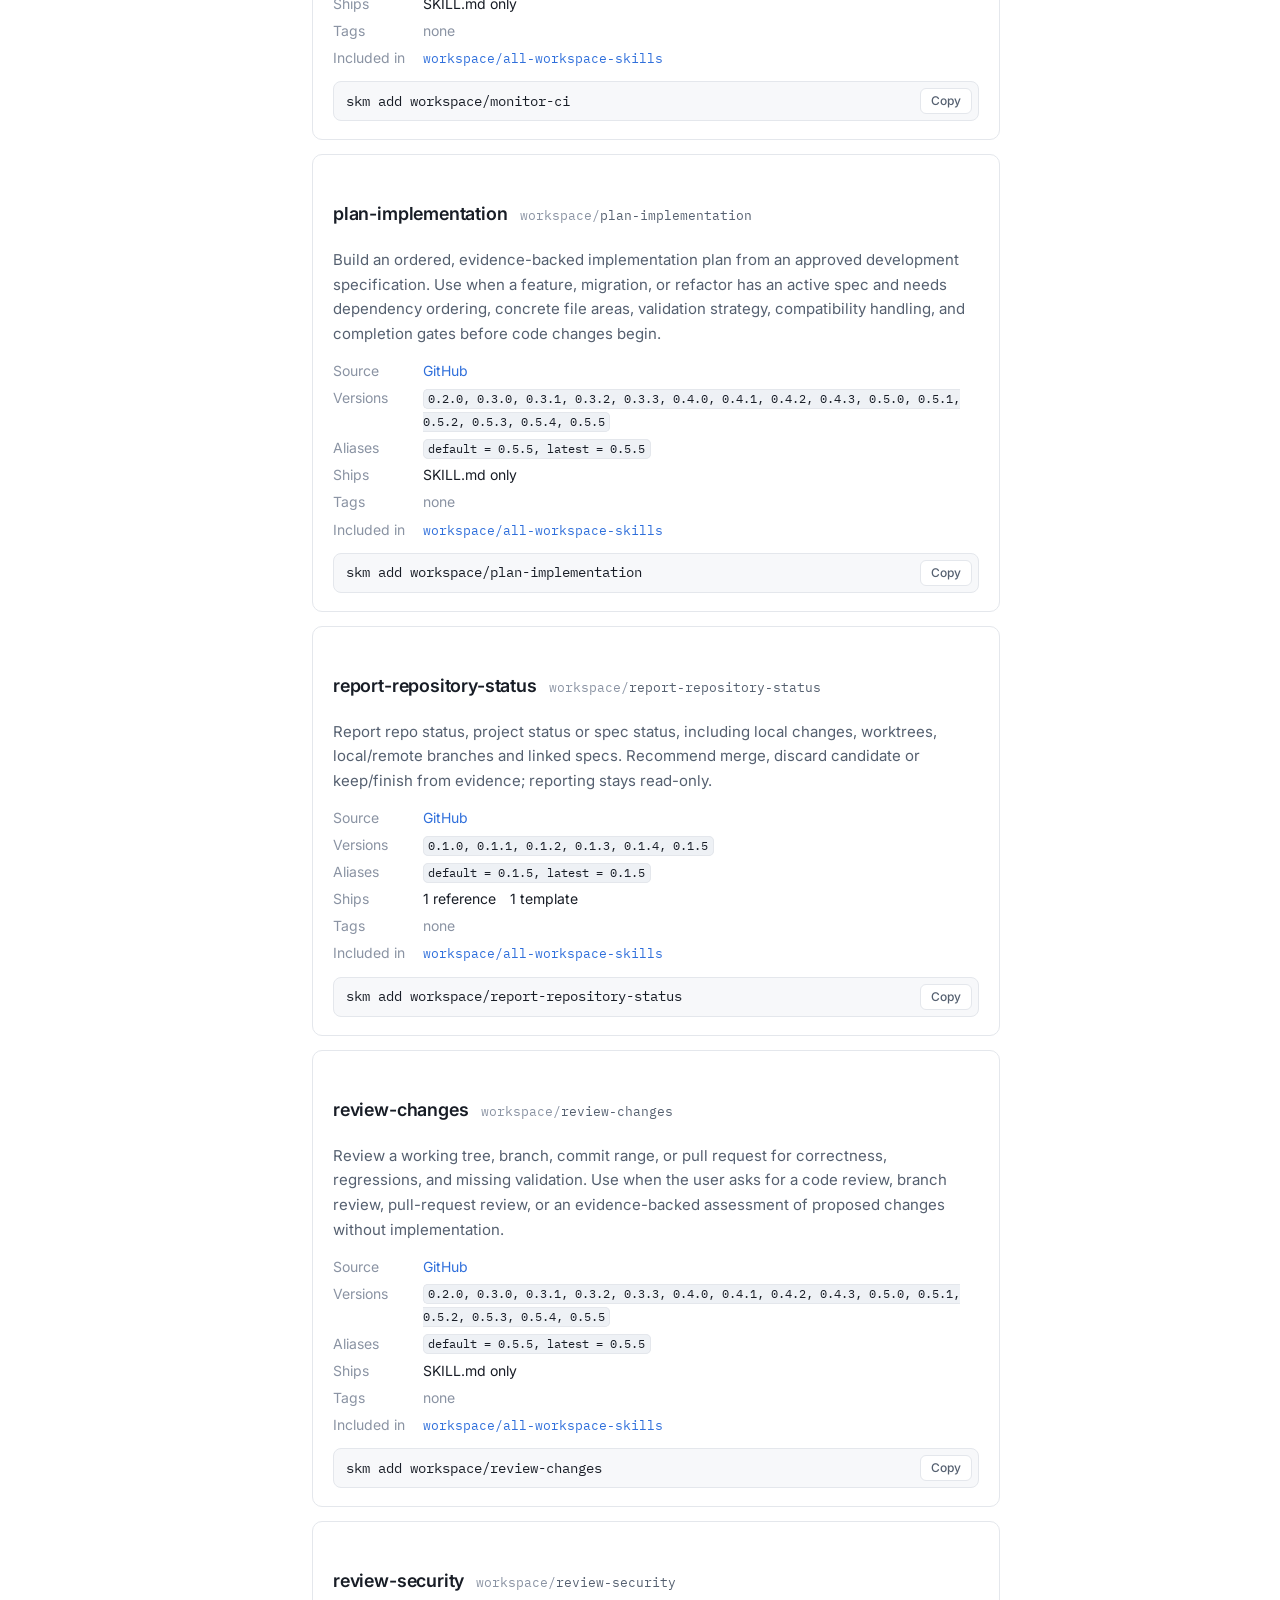
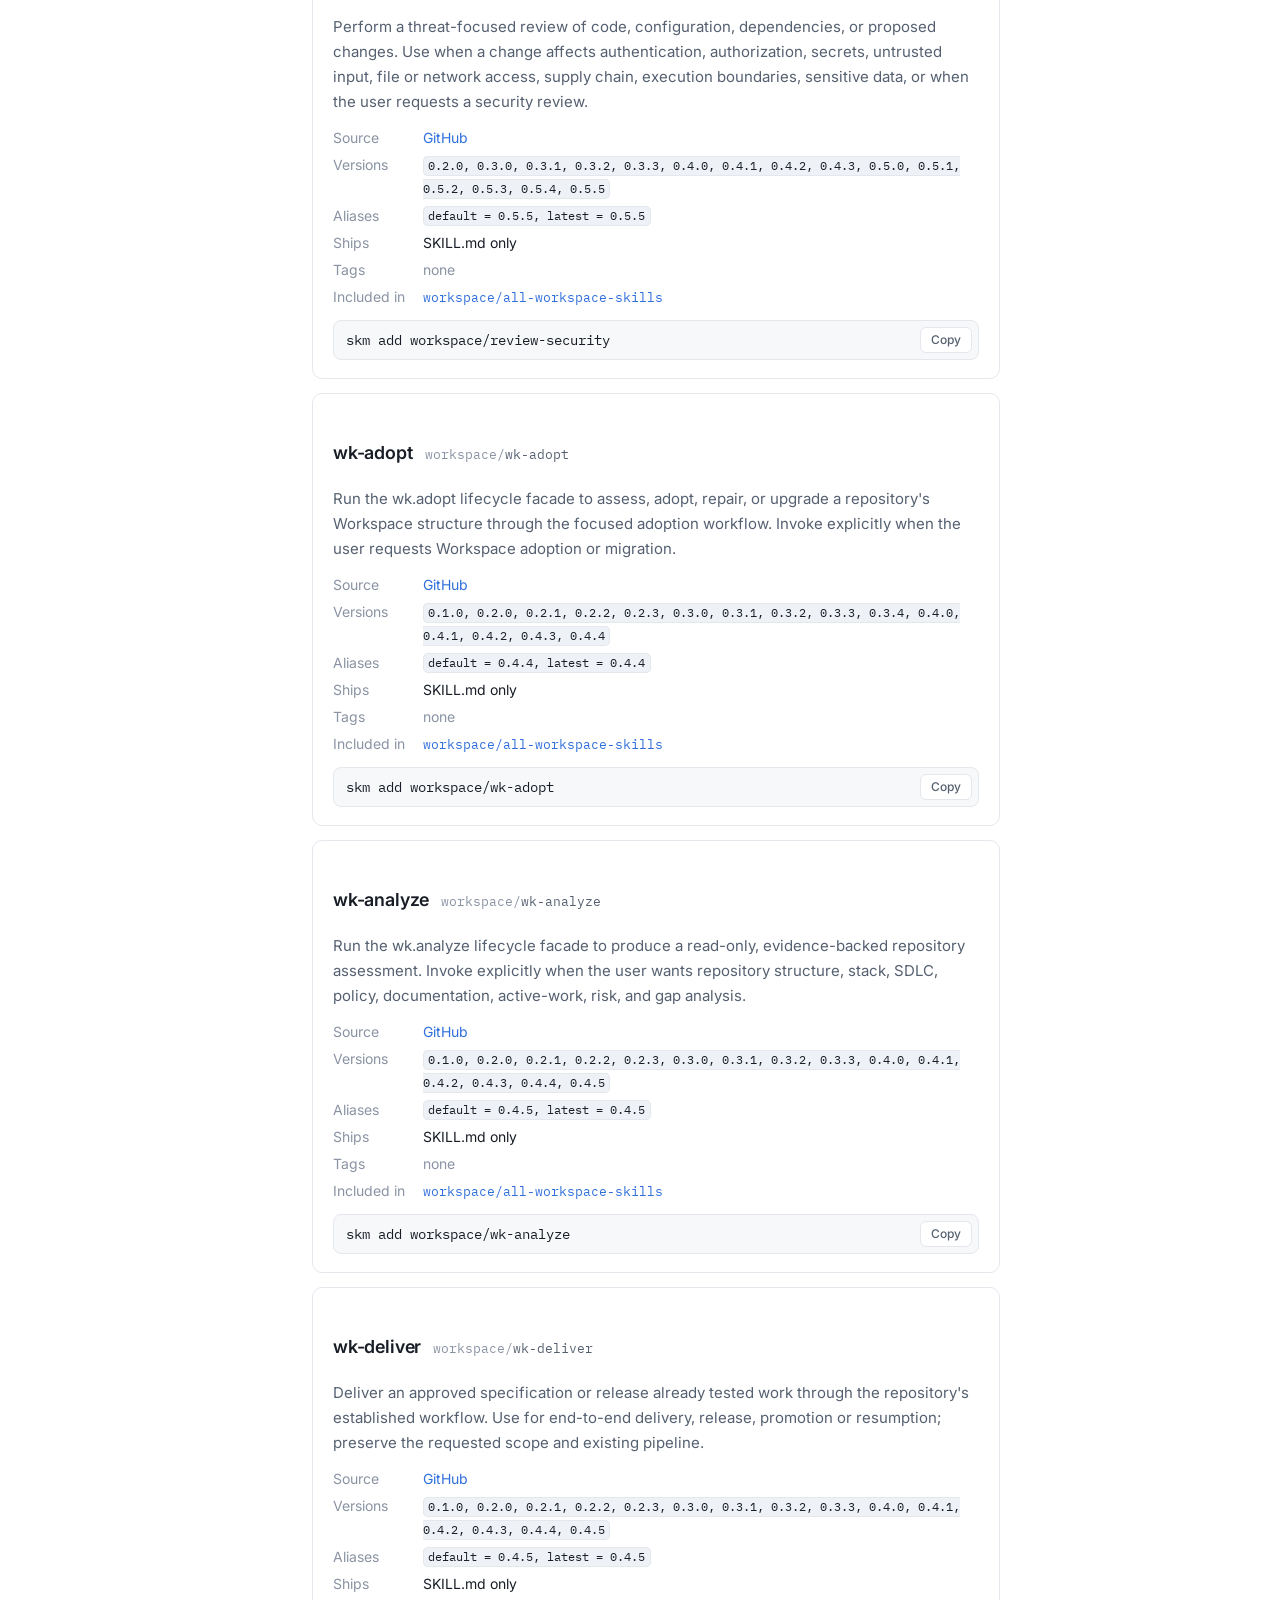
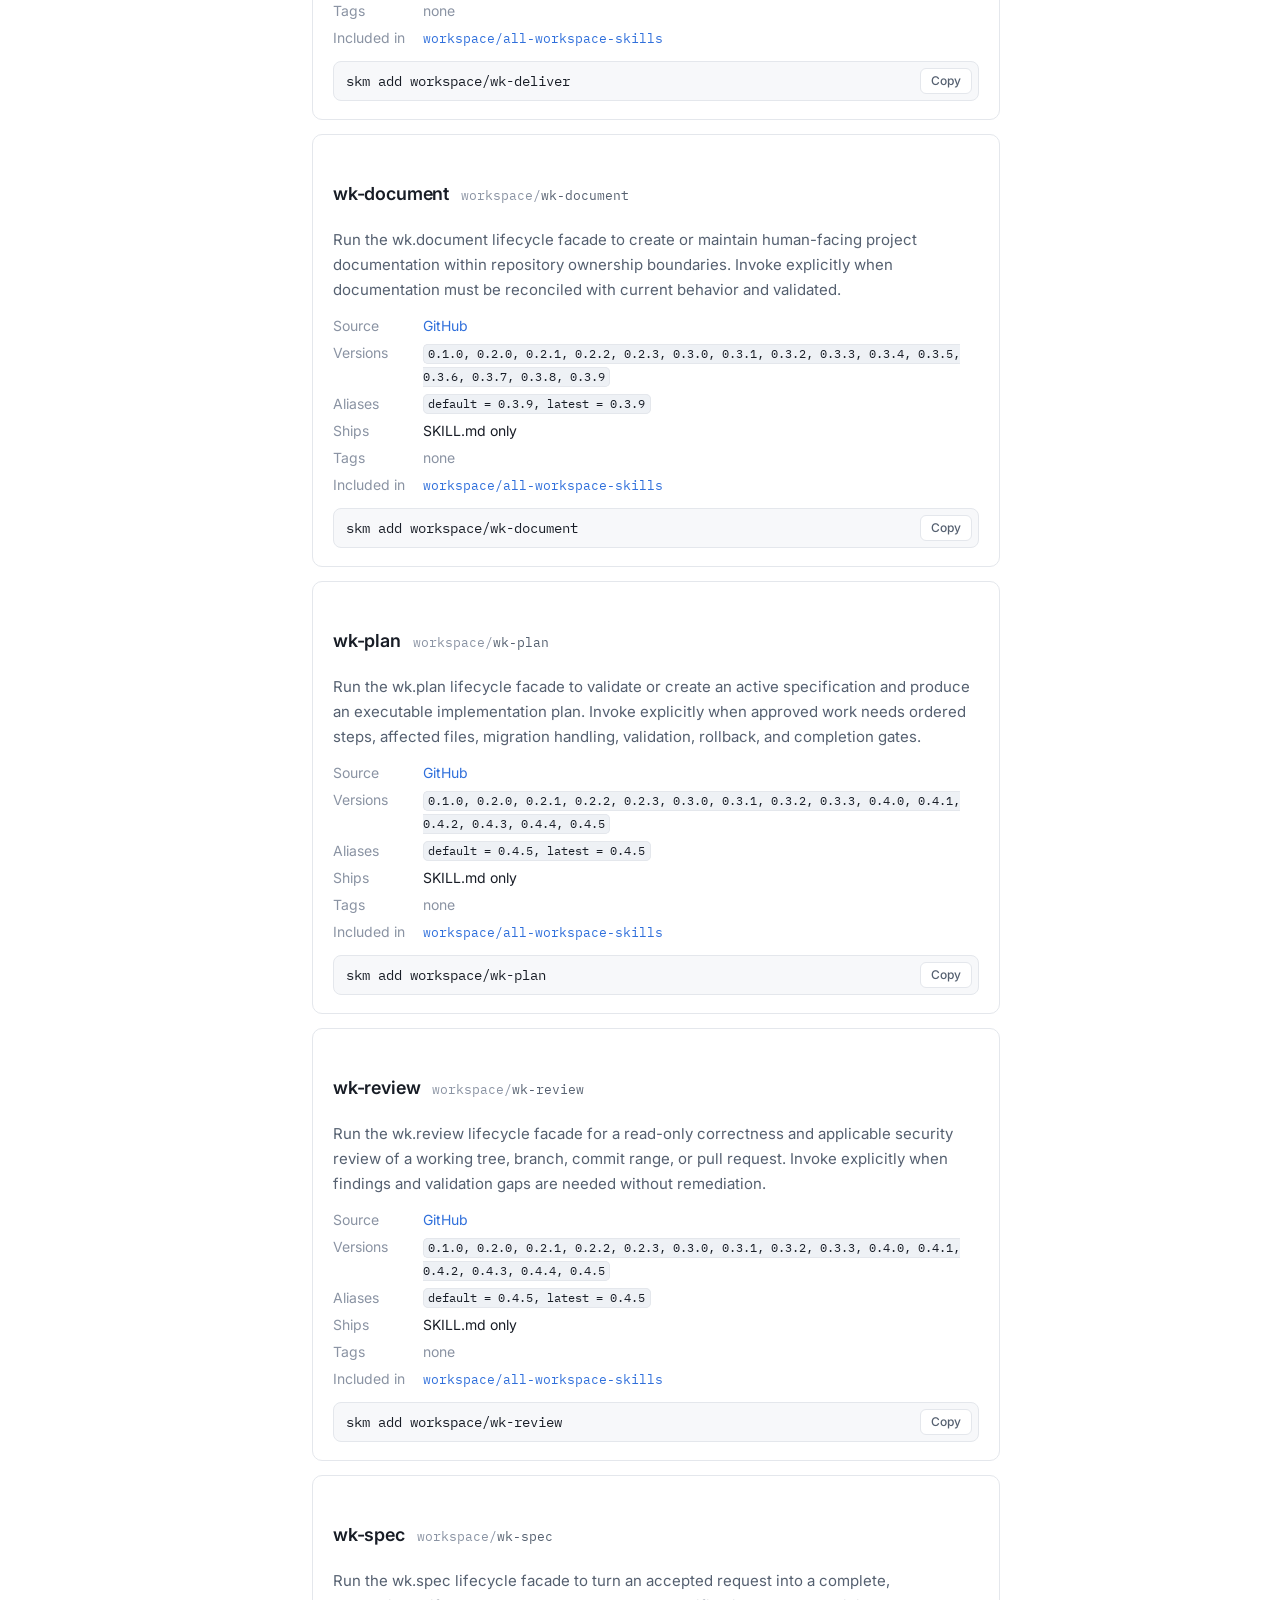
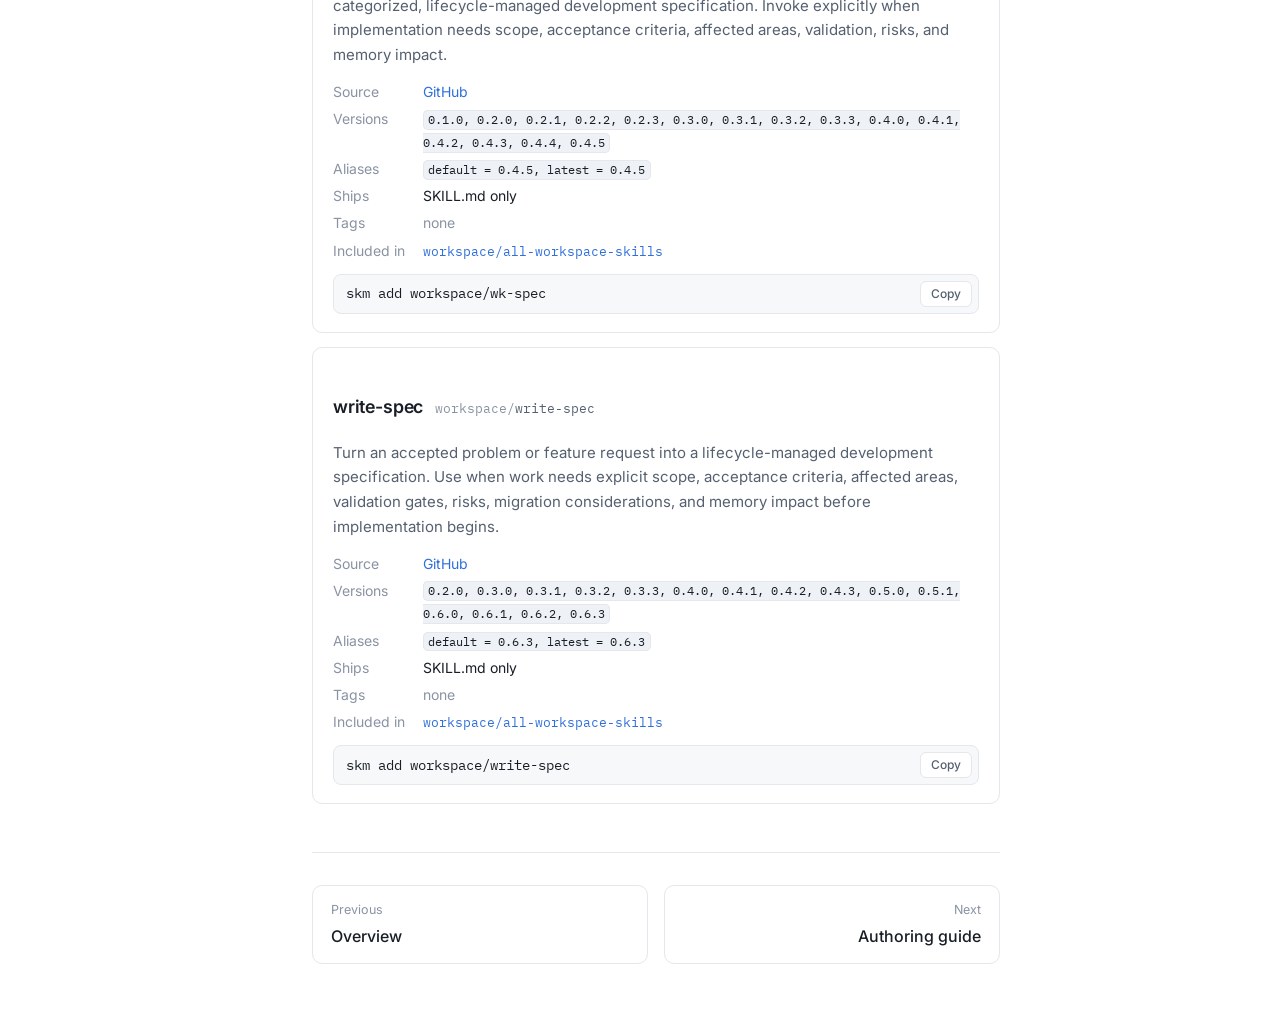
<file: catalog.html>
<!doctype html>
<html lang="en">
<head>
<meta charset="utf-8">
<meta name="viewport" content="width=device-width, initial-scale=1">
<title>Skill catalog — skills.yaml</title>
<meta name="description" content="Every skill in the default skills-yaml registry, with its versions, support files and the skm command that adds it to your project.">
<link rel="canonical" href="https://skills-yaml.tech/catalog.html">
<meta property="og:title" content="Skill catalog — skills.yaml">
<meta property="og:description" content="Every skill in the default skills-yaml registry, with the command that adds it.">
<meta property="og:url" content="https://skills-yaml.tech/catalog.html">
<meta property="og:type" content="website">
<link rel="icon" href="assets/favicon.svg" type="image/svg+xml">
<link rel="preconnect" href="https://fonts.googleapis.com">
<link rel="preconnect" href="https://fonts.gstatic.com" crossorigin>
<link rel="stylesheet" href="https://fonts.googleapis.com/css2?family=Inter:wght@400;500;600;700&family=IBM+Plex+Mono:wght@400;500&display=swap">
<link rel="stylesheet" href="assets/style.css?v=9744fac2f0">
</head>
<body>
<a class="skip" href="#main">Skip to content</a>

<header class="docs-header">
  <div class="docs-header-inner">
    <a class="docs-logo" href="/">skills<span>.</span>yaml</a>
    <nav aria-label="Primary">
      <a href="index.html#disk">How it works</a>
      <a href="index.html#manifest">Manifest</a>
      <a href="index.html#commands">Commands</a>
      <a href="catalog.html" aria-current="page">Catalog</a>
      <a href="/learn/">Learn</a>
      <a href="guide.html">Guide</a>
      <a href="https://github.com/skills-yaml/skm">GitHub</a>
    </nav>
  </div>
</header>

<div class="docs-shell">

  <nav class="docs-sidebar" aria-label="Site">
    <p class="docs-sidebar-group">Get started</p>
    <ul>
      <li><a href="index.html">Overview</a></li>
      <li><a href="index.html#install">Install skm</a></li>
      <li><a href="index.html#disk">How it works</a></li>
      <li><a href="index.html#manifest">The manifest</a></li>
      <li><a href="index.html#commands">Commands</a></li>
      <li><a href="index.html#guardrails">Guardrails</a></li>
    </ul>
    <p class="docs-sidebar-group">Learn</p>
    <ul>
      <li><a href="/learn/">Agent Skills learning center</a></li>
    </ul>
    <p class="docs-sidebar-group">Registry</p>
    <ul>
      <li><a href="catalog.html" aria-current="page">Catalog</a></li>
      <li><a href="catalog.html#metapackages">Metapackages</a></li>
      <li><a href="guide.html">Authoring guide</a></li>
      <li><a href="https://github.com/skills-yaml/registry">Registry on GitHub</a></li>
    </ul>
  </nav>

  <main id="main" class="docs-main">
    <article class="docs-page">

      <header class="docs-title">
        <p class="docs-crumb">Registry</p>
        <h1>Skill catalog</h1>
        <p class="docs-lead">This page lists everything published in the default registry: metapackages first, then every skill.</p>
      </header>

      <p>To add a skill or metapackage to a project, run the command shown on its entry, then run <code>skm install</code> to link it into your agents.</p>

      <div class="hint hint-info" role="note">
        <svg class="hint-icon" viewBox="0 0 20 20" aria-hidden="true"><circle cx="10" cy="10" r="8.25" fill="none" stroke="currentColor" stroke-width="1.5"/><path d="M10 9v5" stroke="currentColor" stroke-width="1.6" stroke-linecap="round"/><circle cx="10" cy="6.4" r="1" fill="currentColor"/></svg>
        <div><p>The entries come from <code>registries.default: git<span>@</span>github.com:skills-yaml/registry.git</code>, and this page is regenerated from the registry on every deploy.</p></div>
      </div>

      <div class="controls">
        <div class="search">
          <label for="q">Search</label>
          <input id="q" type="search" placeholder="name, tag, description or metapackage" autocomplete="off">
        </div>
        <div class="filters" role="group" aria-label="Filter by category">
          <button class="filter" type="button" data-filter="all" aria-pressed="true">All</button>
        <!-- FILTERS:START -->
          <button class="filter" type="button" data-filter="skills-yaml">skills yaml</button>
          <button class="filter" type="button" data-filter="software-development">software development</button>
          <button class="filter" type="button" data-filter="system">system</button>
          <button class="filter" type="button" data-filter="workspace">workspace</button>
        <!-- FILTERS:END -->
        </div>
      </div>

      <div class="entries" id="entries">
        <section class="group" id="metapackages" aria-labelledby="metapackages-title">
          <div class="group-head">
            <h2 id="metapackages-title">Metapackages</h2>
            <p>A metapackage adds a set of skills in one step. Open one to see its scope and every skill it contains.</p>
          </div>
        <!-- METAPACKAGES:START -->
        <article class="entry entry-bundle" id="metapackage-skills-yaml-authoring-toolkit" data-search="skills-yaml/authoring-toolkit skill-creator skill-reviewer" data-category="skills-yaml">
          <div class="entry-head">
            <h3 class="entry-name"><a href="metapackages/skills-yaml/authoring-toolkit.html">authoring-toolkit</a></h3>
            <p class="entry-path"><span>skills-yaml/</span>authoring-toolkit</p>
          </div>
          <p class="entry-desc">2 skills from the <code>skills-yaml</code> scope, each pinned to an exact version: skill-creator, skill-reviewer.</p>
          <p class="entry-more"><a href="metapackages/skills-yaml/authoring-toolkit.html">See all 2 skills</a></p>
          <p class="entry-add"><code>skm add skills-yaml/authoring-toolkit --kind bundle --yes</code><button class="copy" type="button" data-copy="skm add skills-yaml/authoring-toolkit --kind bundle --yes">Copy</button></p>
        </article>
        <article class="entry entry-bundle" id="metapackage-workspace-all-workspace-skills" data-search="workspace/all-workspace-skills address-review-feedback adopt-workspace-structure analyze-repository coordinate-multi-agent-development design-domain-model fix-bug fix-ci implement-spec maintain-project-docs monitor-ci plan-implementation report-repository-status review-changes review-security wk-adopt wk-analyze wk-deliver wk-document wk-plan wk-review wk-spec write-spec" data-category="workspace">
          <div class="entry-head">
            <h3 class="entry-name"><a href="metapackages/workspace/all-workspace-skills.html">all-workspace-skills</a></h3>
            <p class="entry-path"><span>workspace/</span>all-workspace-skills</p>
          </div>
          <p class="entry-desc">22 skills from the <code>workspace</code> scope, each pinned to an exact version: address-review-feedback, adopt-workspace-structure, analyze-repository, coordinate-multi-agent-development, design-domain-model, fix-bug, and 16 more.</p>
          <p class="entry-more"><a href="metapackages/workspace/all-workspace-skills.html">See all 22 skills</a></p>
          <p class="entry-add"><code>skm add workspace/all-workspace-skills --kind bundle --yes</code><button class="copy" type="button" data-copy="skm add workspace/all-workspace-skills --kind bundle --yes">Copy</button></p>
        </article>
        <!-- METAPACKAGES:END -->
        </section>

        <section class="group" id="skills" aria-labelledby="skills-title">
          <div class="group-head">
            <h2 id="skills-title">Skills</h2>
            <p>Each skill is a versioned package with its own entry, showing its releases, what it ships and the command that adds it.</p>
          </div>
        <!-- CATALOG:START -->
        <article class="entry" id="skill-creator" data-search="skills-yaml/skill-creator author a new skill package for a skills-yaml registry so it passes the registry gates on the first attempt. use when adding a skill, packaging an existing prompt or workflow as a skill, publishing a new version of one, or fixing a package that ci rejected for structure, frontmatter, symlink or payload errors. " data-category="skills-yaml">
          <div class="entry-head">
            <h3 class="entry-name">skill-creator</h3>
            <p class="entry-path"><span>skills-yaml/</span>skill-creator</p>
          </div>
          <p class="entry-desc">Author a new skill package for a skills-yaml registry so it passes the registry gates on the first attempt. Use when adding a skill, packaging an existing prompt or workflow as a skill, publishing a new version of one, or fixing a package that CI rejected for structure, frontmatter, symlink or payload errors.</p>
          <dl class="entry-meta">
            <dt>Source</dt><dd><a href="https://github.com/skills-yaml/registry/tree/main/skills/skills-yaml/skill-creator/v0.1.0" aria-label="View skills-yaml/skill-creator on GitHub">GitHub</a></dd>
            <dt>Versions</dt><dd><code>0.1.0</code></dd>
            <dt>Aliases</dt><dd><code>default = 0.1.0, latest = 0.1.0</code></dd>
            <dt>Ships</dt><dd><ul class="inline"><li>2 references</li><li>1 template</li></ul></dd>
            <dt>Tags</dt><dd><span class="none">none</span></dd>
            <dt>Included in</dt><dd><ul class="inline"><li><a href="metapackages/skills-yaml/authoring-toolkit.html">skills-yaml/authoring-toolkit</a></li></ul></dd>
          </dl>
          <p class="entry-add"><code>skm add skills-yaml/skill-creator</code><button class="copy" type="button" data-copy="skm add skills-yaml/skill-creator">Copy</button></p>
        </article>
        <article class="entry" id="skill-reviewer" data-search="skills-yaml/skill-reviewer review a skill package before it is published or installed, for compliance with the registry contract and for unsafe or malicious behavior in its scripts and instructions. use when reviewing a contributed skill, auditing one from an untrusted registry, deciding whether to install a third-party skill, or checking a package after ci passed but before release. " data-category="skills-yaml">
          <div class="entry-head">
            <h3 class="entry-name">skill-reviewer</h3>
            <p class="entry-path"><span>skills-yaml/</span>skill-reviewer</p>
          </div>
          <p class="entry-desc">Review a skill package before it is published or installed, for compliance with the registry contract and for unsafe or malicious behavior in its scripts and instructions. Use when reviewing a contributed skill, auditing one from an untrusted registry, deciding whether to install a third-party skill, or checking a package after CI passed but before release.</p>
          <dl class="entry-meta">
            <dt>Source</dt><dd><a href="https://github.com/skills-yaml/registry/tree/main/skills/skills-yaml/skill-reviewer/v0.1.0" aria-label="View skills-yaml/skill-reviewer on GitHub">GitHub</a></dd>
            <dt>Versions</dt><dd><code>0.1.0</code></dd>
            <dt>Aliases</dt><dd><code>default = 0.1.0, latest = 0.1.0</code></dd>
            <dt>Ships</dt><dd><ul class="inline"><li>2 references</li></ul></dd>
            <dt>Tags</dt><dd><span class="none">none</span></dd>
            <dt>Included in</dt><dd><ul class="inline"><li><a href="metapackages/skills-yaml/authoring-toolkit.html">skills-yaml/authoring-toolkit</a></li></ul></dd>
          </dl>
          <p class="entry-add"><code>skm add skills-yaml/skill-reviewer</code><button class="copy" type="button" data-copy="skm add skills-yaml/skill-reviewer">Copy</button></p>
        </article>
        <article class="entry" id="spec" data-search="software-development/spec write clear, reviewable software specs with a symphony-style structure: problem, goals, non-goals, design, alternatives, rollout, risks, and open questions. use this when drafting a spec, rfc, design doc, or implementation plan that should be easy for humans and agents to review. " data-category="software-development">
          <div class="entry-head">
            <h3 class="entry-name">spec</h3>
            <p class="entry-path"><span>software-development/</span>spec</p>
          </div>
          <p class="entry-desc">Write clear, reviewable software specs with a Symphony-style structure: problem, goals, non-goals, design, alternatives, rollout, risks, and open questions. Use this when drafting a spec, RFC, design doc, or implementation plan that should be easy for humans and agents to review.</p>
          <dl class="entry-meta">
            <dt>Source</dt><dd><a href="https://github.com/skills-yaml/registry/tree/main/skills/software-development/spec/v1.0.0" aria-label="View software-development/spec on GitHub">GitHub</a></dd>
            <dt>Versions</dt><dd><code>1.0.0</code></dd>
            <dt>Aliases</dt><dd><code>default = 1.0.0, latest = 1.0.0</code></dd>
            <dt>Ships</dt><dd><ul class="inline"><li>3 references</li><li>1 template</li></ul></dd>
            <dt>Tags</dt><dd><span class="none">none</span></dd>
            <dt>Included in</dt><dd><span class="none">no metapackage</span></dd>
          </dl>
          <p class="entry-add"><code>skm add software-development/spec</code><button class="copy" type="button" data-copy="skm add software-development/spec">Copy</button></p>
        </article>
        <article class="entry" id="devops-manager" data-search="system/devops-manager manage services, health, security and updates on a debian host running docker. use when the user needs to inspect docker containers, read system logs, apply updates, or check core services such as nginx or postgresql. " data-category="system">
          <div class="entry-head">
            <h3 class="entry-name">devops-manager</h3>
            <p class="entry-path"><span>system/</span>devops-manager</p>
          </div>
          <p class="entry-desc">Manage services, health, security and updates on a Debian host running Docker. Use when the user needs to inspect Docker containers, read system logs, apply updates, or check core services such as Nginx or PostgreSQL.</p>
          <dl class="entry-meta">
            <dt>Source</dt><dd><a href="https://github.com/skills-yaml/registry/tree/main/skills/system/devops-manager/v1.1.0" aria-label="View system/devops-manager on GitHub">GitHub</a></dd>
            <dt>Versions</dt><dd><code>1.1.0</code></dd>
            <dt>Aliases</dt><dd><code>default = 1.1.0, latest = 1.1.0</code></dd>
            <dt>Ships</dt><dd><ul class="inline"><li>2 references</li><li>3 scripts</li></ul></dd>
            <dt>Tags</dt><dd><span class="none">none</span></dd>
            <dt>Included in</dt><dd><span class="none">no metapackage</span></dd>
          </dl>
          <p class="entry-add"><code>skm add system/devops-manager</code><button class="copy" type="button" data-copy="skm add system/devops-manager">Copy</button></p>
        </article>
        <article class="entry" id="gcp-debug" data-search="system/gcp-debug debug gcp services using logs and interrogate status of cloud run, cloud functions, gke, and compute engine. " data-category="system">
          <div class="entry-head">
            <h3 class="entry-name">gcp-debug</h3>
            <p class="entry-path"><span>system/</span>gcp-debug</p>
          </div>
          <p class="entry-desc">Debug GCP services using logs and interrogate status of Cloud Run, Cloud Functions, GKE, and Compute Engine.</p>
          <dl class="entry-meta">
            <dt>Source</dt><dd><a href="https://github.com/skills-yaml/registry/tree/main/skills/system/gcp-debug/v0.1.0" aria-label="View system/gcp-debug on GitHub">GitHub</a></dd>
            <dt>Versions</dt><dd><code>0.1.0</code></dd>
            <dt>Aliases</dt><dd><code>default = 0.1.0, latest = 0.1.0</code></dd>
            <dt>Ships</dt><dd><ul class="inline"><li>1 reference</li></ul></dd>
            <dt>Tags</dt><dd><span class="none">none</span></dd>
            <dt>Included in</dt><dd><span class="none">no metapackage</span></dd>
          </dl>
          <p class="entry-add"><code>skm add system/gcp-debug</code><button class="copy" type="button" data-copy="skm add system/gcp-debug">Copy</button></p>
        </article>
        <article class="entry" id="address-review-feedback" data-search="workspace/address-review-feedback triage and implement selected actionable feedback from a pull request, branch review, or review report. use when the user asks to address review comments, requested changes, or unresolved threads and authorizes the corresponding code or documentation edits. " data-category="workspace">
          <div class="entry-head">
            <h3 class="entry-name">address-review-feedback</h3>
            <p class="entry-path"><span>workspace/</span>address-review-feedback</p>
          </div>
          <p class="entry-desc">Triage and implement selected actionable feedback from a pull request, branch review, or review report. Use when the user asks to address review comments, requested changes, or unresolved threads and authorizes the corresponding code or documentation edits.</p>
          <dl class="entry-meta">
            <dt>Source</dt><dd><a href="https://github.com/skills-yaml/registry/tree/main/skills/workspace/address-review-feedback/v0.4.9" aria-label="View workspace/address-review-feedback on GitHub">GitHub</a></dd>
            <dt>Versions</dt><dd><code>0.2.0, 0.3.0, 0.3.1, 0.3.2, 0.3.3, 0.4.0, 0.4.1, 0.4.2, 0.4.3, 0.4.4, 0.4.5, 0.4.6, 0.4.7, 0.4.8, 0.4.9</code></dd>
            <dt>Aliases</dt><dd><code>default = 0.4.9, latest = 0.4.9</code></dd>
            <dt>Ships</dt><dd>SKILL.md only</dd>
            <dt>Tags</dt><dd><span class="none">none</span></dd>
            <dt>Included in</dt><dd><ul class="inline"><li><a href="metapackages/workspace/all-workspace-skills.html">workspace/all-workspace-skills</a></li></ul></dd>
          </dl>
          <p class="entry-add"><code>skm add workspace/address-review-feedback</code><button class="copy" type="button" data-copy="skm add workspace/address-review-feedback">Copy</button></p>
        </article>
        <article class="entry" id="adopt-workspace-structure" data-search="workspace/adopt-workspace-structure adopt, upgrade, repair, or assess workspace documentation with guided architecture and technology decisions. use for workspace initialization, version migration, conformance repair, or adoption planning; involve the user in material choices and turn agreed deferred improvements into actionable specs. " data-category="workspace">
          <div class="entry-head">
            <h3 class="entry-name">adopt-workspace-structure</h3>
            <p class="entry-path"><span>workspace/</span>adopt-workspace-structure</p>
          </div>
          <p class="entry-desc">Adopt, upgrade, repair, or assess workspace documentation with guided architecture and technology decisions. Use for workspace initialization, version migration, conformance repair, or adoption planning; involve the user in material choices and turn agreed deferred improvements into actionable specs.</p>
          <dl class="entry-meta">
            <dt>Source</dt><dd><a href="https://github.com/skills-yaml/registry/tree/main/skills/workspace/adopt-workspace-structure/v0.11.1" aria-label="View workspace/adopt-workspace-structure on GitHub">GitHub</a></dd>
            <dt>Versions</dt><dd><code>0.10.0, 0.11.0, 0.11.1, 0.2.0, 0.3.0, 0.3.1, 0.4.0, 0.5.0, 0.6.0, 0.6.1, 0.6.2, 0.7.0, 0.7.1, 0.8.0, 0.9.0</code></dd>
            <dt>Aliases</dt><dd><code>default = 0.11.1, latest = 0.11.1</code></dd>
            <dt>Ships</dt><dd><ul class="inline"><li>119 references</li><li>1 template</li></ul></dd>
            <dt>Tags</dt><dd><span class="none">none</span></dd>
            <dt>Included in</dt><dd><ul class="inline"><li><a href="metapackages/workspace/all-workspace-skills.html">workspace/all-workspace-skills</a></li></ul></dd>
          </dl>
          <p class="entry-add"><code>skm add workspace/adopt-workspace-structure</code><button class="copy" type="button" data-copy="skm add workspace/adopt-workspace-structure">Copy</button></p>
        </article>
        <article class="entry" id="analyze-repository" data-search="workspace/analyze-repository analyze a repository without modifying it, producing an evidence-backed account of its purpose, structure, technology stack, development lifecycle, policies, documentation state, active work, risks, and evidence gaps. use when a repository needs assessment, onboarding context, or current-state discovery before planning work. " data-category="workspace">
          <div class="entry-head">
            <h3 class="entry-name">analyze-repository</h3>
            <p class="entry-path"><span>workspace/</span>analyze-repository</p>
          </div>
          <p class="entry-desc">Analyze a repository without modifying it, producing an evidence-backed account of its purpose, structure, technology stack, development lifecycle, policies, documentation state, active work, risks, and evidence gaps. Use when a repository needs assessment, onboarding context, or current-state discovery before planning work.</p>
          <dl class="entry-meta">
            <dt>Source</dt><dd><a href="https://github.com/skills-yaml/registry/tree/main/skills/workspace/analyze-repository/v0.4.5" aria-label="View workspace/analyze-repository on GitHub">GitHub</a></dd>
            <dt>Versions</dt><dd><code>0.1.0, 0.2.0, 0.2.1, 0.2.2, 0.2.3, 0.3.0, 0.3.1, 0.3.2, 0.3.3, 0.4.0, 0.4.1, 0.4.2, 0.4.3, 0.4.4, 0.4.5</code></dd>
            <dt>Aliases</dt><dd><code>default = 0.4.5, latest = 0.4.5</code></dd>
            <dt>Ships</dt><dd>SKILL.md only</dd>
            <dt>Tags</dt><dd><span class="none">none</span></dd>
            <dt>Included in</dt><dd><ul class="inline"><li><a href="metapackages/workspace/all-workspace-skills.html">workspace/all-workspace-skills</a></li></ul></dd>
          </dl>
          <p class="entry-add"><code>skm add workspace/analyze-repository</code><button class="copy" type="button" data-copy="skm add workspace/analyze-repository">Copy</button></p>
        </article>
        <article class="entry" id="coordinate-multi-agent-development" data-search="workspace/coordinate-multi-agent-development let peer agents coordinate on one machine through atomic task and version claims, self-created detached worktrees, shared file scopes, independent review, serialized integration, and lossless recovery. no coordinator agent is required. " data-category="workspace">
          <div class="entry-head">
            <h3 class="entry-name">coordinate-multi-agent-development</h3>
            <p class="entry-path"><span>workspace/</span>coordinate-multi-agent-development</p>
          </div>
          <p class="entry-desc">Let peer agents coordinate on one machine through atomic task and version claims, self-created detached worktrees, shared file scopes, independent review, serialized integration, and lossless recovery. No coordinator agent is required.</p>
          <dl class="entry-meta">
            <dt>Source</dt><dd><a href="https://github.com/skills-yaml/registry/tree/main/skills/workspace/coordinate-multi-agent-development/v0.2.9" aria-label="View workspace/coordinate-multi-agent-development on GitHub">GitHub</a></dd>
            <dt>Versions</dt><dd><code>0.1.0, 0.1.1, 0.1.2, 0.1.3, 0.2.0, 0.2.1, 0.2.2, 0.2.3, 0.2.4, 0.2.5, 0.2.6, 0.2.7, 0.2.8, 0.2.9</code></dd>
            <dt>Aliases</dt><dd><code>default = 0.2.9, latest = 0.2.9</code></dd>
            <dt>Ships</dt><dd><ul class="inline"><li>1 script</li></ul></dd>
            <dt>Tags</dt><dd><span class="none">none</span></dd>
            <dt>Included in</dt><dd><ul class="inline"><li><a href="metapackages/workspace/all-workspace-skills.html">workspace/all-workspace-skills</a></li></ul></dd>
          </dl>
          <p class="entry-add"><code>skm add workspace/coordinate-multi-agent-development</code><button class="copy" type="button" data-copy="skm add workspace/coordinate-multi-agent-development">Copy</button></p>
        </article>
        <article class="entry" id="design-domain-model" data-search="workspace/design-domain-model assess, design or review business-domain models, logical data models and database/api/event schemas with explicit invariants, ownership, representation mappings and compatibility evidence. use for new domain concepts, lifecycle or consistency rules, and schema evolution; scale simple crud changes to a concise model delta. " data-category="workspace">
          <div class="entry-head">
            <h3 class="entry-name">design-domain-model</h3>
            <p class="entry-path"><span>workspace/</span>design-domain-model</p>
          </div>
          <p class="entry-desc">Assess, design or review business-domain models, logical data models and database/API/event schemas with explicit invariants, ownership, representation mappings and compatibility evidence. Use for new domain concepts, lifecycle or consistency rules, and schema evolution; scale simple CRUD changes to a concise model delta.</p>
          <dl class="entry-meta">
            <dt>Source</dt><dd><a href="https://github.com/skills-yaml/registry/tree/main/skills/workspace/design-domain-model/v0.1.5" aria-label="View workspace/design-domain-model on GitHub">GitHub</a></dd>
            <dt>Versions</dt><dd><code>0.1.0, 0.1.1, 0.1.2, 0.1.3, 0.1.4, 0.1.5</code></dd>
            <dt>Aliases</dt><dd><code>default = 0.1.5, latest = 0.1.5</code></dd>
            <dt>Ships</dt><dd><ul class="inline"><li>3 references</li><li>1 template</li></ul></dd>
            <dt>Tags</dt><dd><span class="none">none</span></dd>
            <dt>Included in</dt><dd><ul class="inline"><li><a href="metapackages/workspace/all-workspace-skills.html">workspace/all-workspace-skills</a></li></ul></dd>
          </dl>
          <p class="entry-add"><code>skm add workspace/design-domain-model</code><button class="copy" type="button" data-copy="skm add workspace/design-domain-model">Copy</button></p>
        </article>
        <article class="entry" id="fix-bug" data-search="workspace/fix-bug reproduce, isolate, and fix a reported software defect with regression coverage. use when observed behavior differs from a requirement or established contract and the user authorizes a focused implementation change. " data-category="workspace">
          <div class="entry-head">
            <h3 class="entry-name">fix-bug</h3>
            <p class="entry-path"><span>workspace/</span>fix-bug</p>
          </div>
          <p class="entry-desc">Reproduce, isolate, and fix a reported software defect with regression coverage. Use when observed behavior differs from a requirement or established contract and the user authorizes a focused implementation change.</p>
          <dl class="entry-meta">
            <dt>Source</dt><dd><a href="https://github.com/skills-yaml/registry/tree/main/skills/workspace/fix-bug/v0.4.9" aria-label="View workspace/fix-bug on GitHub">GitHub</a></dd>
            <dt>Versions</dt><dd><code>0.2.0, 0.3.0, 0.3.1, 0.3.2, 0.3.3, 0.4.0, 0.4.1, 0.4.2, 0.4.3, 0.4.4, 0.4.5, 0.4.6, 0.4.7, 0.4.8, 0.4.9</code></dd>
            <dt>Aliases</dt><dd><code>default = 0.4.9, latest = 0.4.9</code></dd>
            <dt>Ships</dt><dd>SKILL.md only</dd>
            <dt>Tags</dt><dd><span class="none">none</span></dd>
            <dt>Included in</dt><dd><ul class="inline"><li><a href="metapackages/workspace/all-workspace-skills.html">workspace/all-workspace-skills</a></li></ul></dd>
          </dl>
          <p class="entry-add"><code>skm add workspace/fix-bug</code><button class="copy" type="button" data-copy="skm add workspace/fix-bug">Copy</button></p>
        </article>
        <article class="entry" id="fix-ci" data-search="workspace/fix-ci diagnose and fix failing continuous-integration checks with the smallest verified change. use when ci or pull-request checks are failing and the user authorizes implementation, including log inspection, local reproduction, regression coverage, and rerun monitoring. " data-category="workspace">
          <div class="entry-head">
            <h3 class="entry-name">fix-ci</h3>
            <p class="entry-path"><span>workspace/</span>fix-ci</p>
          </div>
          <p class="entry-desc">Diagnose and fix failing continuous-integration checks with the smallest verified change. Use when CI or pull-request checks are failing and the user authorizes implementation, including log inspection, local reproduction, regression coverage, and rerun monitoring.</p>
          <dl class="entry-meta">
            <dt>Source</dt><dd><a href="https://github.com/skills-yaml/registry/tree/main/skills/workspace/fix-ci/v0.4.9" aria-label="View workspace/fix-ci on GitHub">GitHub</a></dd>
            <dt>Versions</dt><dd><code>0.2.0, 0.3.0, 0.3.1, 0.3.2, 0.3.3, 0.4.0, 0.4.1, 0.4.2, 0.4.3, 0.4.4, 0.4.5, 0.4.6, 0.4.7, 0.4.8, 0.4.9</code></dd>
            <dt>Aliases</dt><dd><code>default = 0.4.9, latest = 0.4.9</code></dd>
            <dt>Ships</dt><dd>SKILL.md only</dd>
            <dt>Tags</dt><dd><span class="none">none</span></dd>
            <dt>Included in</dt><dd><ul class="inline"><li><a href="metapackages/workspace/all-workspace-skills.html">workspace/all-workspace-skills</a></li></ul></dd>
          </dl>
          <p class="entry-add"><code>skm add workspace/fix-ci</code><button class="copy" type="button" data-copy="skm add workspace/fix-ci">Copy</button></p>
        </article>
        <article class="entry" id="implement-spec" data-search="workspace/implement-spec implement an approved development specification through validated, reviewable changes. use when a spec is active in development and the request authorizes code or documentation changes, including required tests, compatibility work, lifecycle reconciliation, and memory-impact completion. " data-category="workspace">
          <div class="entry-head">
            <h3 class="entry-name">implement-spec</h3>
            <p class="entry-path"><span>workspace/</span>implement-spec</p>
          </div>
          <p class="entry-desc">Implement an approved development specification through validated, reviewable changes. Use when a spec is active in development and the request authorizes code or documentation changes, including required tests, compatibility work, lifecycle reconciliation, and memory-impact completion.</p>
          <dl class="entry-meta">
            <dt>Source</dt><dd><a href="https://github.com/skills-yaml/registry/tree/main/skills/workspace/implement-spec/v0.5.5" aria-label="View workspace/implement-spec on GitHub">GitHub</a></dd>
            <dt>Versions</dt><dd><code>0.2.0, 0.3.0, 0.3.1, 0.3.2, 0.3.3, 0.4.0, 0.4.1, 0.4.2, 0.4.3, 0.5.0, 0.5.1, 0.5.2, 0.5.3, 0.5.4, 0.5.5</code></dd>
            <dt>Aliases</dt><dd><code>default = 0.5.5, latest = 0.5.5</code></dd>
            <dt>Ships</dt><dd>SKILL.md only</dd>
            <dt>Tags</dt><dd><span class="none">none</span></dd>
            <dt>Included in</dt><dd><ul class="inline"><li><a href="metapackages/workspace/all-workspace-skills.html">workspace/all-workspace-skills</a></li></ul></dd>
          </dl>
          <p class="entry-add"><code>skm add workspace/implement-spec</code><button class="copy" type="button" data-copy="skm add workspace/implement-spec">Copy</button></p>
        </article>
        <article class="entry" id="maintain-project-docs" data-search="workspace/maintain-project-docs create, update, reconcile, or review human-facing project documentation within repository-declared documentation roots. use when project reference, architecture, operational, onboarding, or work documentation must reflect current repository behavior without changing governed agent instructions. " data-category="workspace">
          <div class="entry-head">
            <h3 class="entry-name">maintain-project-docs</h3>
            <p class="entry-path"><span>workspace/</span>maintain-project-docs</p>
          </div>
          <p class="entry-desc">Create, update, reconcile, or review human-facing project documentation within repository-declared documentation roots. Use when project reference, architecture, operational, onboarding, or work documentation must reflect current repository behavior without changing governed agent instructions.</p>
          <dl class="entry-meta">
            <dt>Source</dt><dd><a href="https://github.com/skills-yaml/registry/tree/main/skills/workspace/maintain-project-docs/v0.3.9" aria-label="View workspace/maintain-project-docs on GitHub">GitHub</a></dd>
            <dt>Versions</dt><dd><code>0.1.0, 0.2.0, 0.2.1, 0.2.2, 0.2.3, 0.3.0, 0.3.1, 0.3.2, 0.3.3, 0.3.4, 0.3.5, 0.3.6, 0.3.7, 0.3.8, 0.3.9</code></dd>
            <dt>Aliases</dt><dd><code>default = 0.3.9, latest = 0.3.9</code></dd>
            <dt>Ships</dt><dd>SKILL.md only</dd>
            <dt>Tags</dt><dd><span class="none">none</span></dd>
            <dt>Included in</dt><dd><ul class="inline"><li><a href="metapackages/workspace/all-workspace-skills.html">workspace/all-workspace-skills</a></li></ul></dd>
          </dl>
          <p class="entry-add"><code>skm add workspace/maintain-project-docs</code><button class="copy" type="button" data-copy="skm add workspace/maintain-project-docs">Copy</button></p>
        </article>
        <article class="entry" id="monitor-ci" data-search="workspace/monitor-ci monitor a continuous-integration run or pull-request checks through a terminal outcome and report meaningful transitions. use when the user asks to watch, babysit, follow, or wait for ci without changing code or workflow configuration. " data-category="workspace">
          <div class="entry-head">
            <h3 class="entry-name">monitor-ci</h3>
            <p class="entry-path"><span>workspace/</span>monitor-ci</p>
          </div>
          <p class="entry-desc">Monitor a continuous-integration run or pull-request checks through a terminal outcome and report meaningful transitions. Use when the user asks to watch, babysit, follow, or wait for CI without changing code or workflow configuration.</p>
          <dl class="entry-meta">
            <dt>Source</dt><dd><a href="https://github.com/skills-yaml/registry/tree/main/skills/workspace/monitor-ci/v0.4.9" aria-label="View workspace/monitor-ci on GitHub">GitHub</a></dd>
            <dt>Versions</dt><dd><code>0.2.0, 0.3.0, 0.3.1, 0.3.2, 0.3.3, 0.4.0, 0.4.1, 0.4.2, 0.4.3, 0.4.4, 0.4.5, 0.4.6, 0.4.7, 0.4.8, 0.4.9</code></dd>
            <dt>Aliases</dt><dd><code>default = 0.4.9, latest = 0.4.9</code></dd>
            <dt>Ships</dt><dd>SKILL.md only</dd>
            <dt>Tags</dt><dd><span class="none">none</span></dd>
            <dt>Included in</dt><dd><ul class="inline"><li><a href="metapackages/workspace/all-workspace-skills.html">workspace/all-workspace-skills</a></li></ul></dd>
          </dl>
          <p class="entry-add"><code>skm add workspace/monitor-ci</code><button class="copy" type="button" data-copy="skm add workspace/monitor-ci">Copy</button></p>
        </article>
        <article class="entry" id="plan-implementation" data-search="workspace/plan-implementation build an ordered, evidence-backed implementation plan from an approved development specification. use when a feature, migration, or refactor has an active spec and needs dependency ordering, concrete file areas, validation strategy, compatibility handling, and completion gates before code changes begin. " data-category="workspace">
          <div class="entry-head">
            <h3 class="entry-name">plan-implementation</h3>
            <p class="entry-path"><span>workspace/</span>plan-implementation</p>
          </div>
          <p class="entry-desc">Build an ordered, evidence-backed implementation plan from an approved development specification. Use when a feature, migration, or refactor has an active spec and needs dependency ordering, concrete file areas, validation strategy, compatibility handling, and completion gates before code changes begin.</p>
          <dl class="entry-meta">
            <dt>Source</dt><dd><a href="https://github.com/skills-yaml/registry/tree/main/skills/workspace/plan-implementation/v0.5.5" aria-label="View workspace/plan-implementation on GitHub">GitHub</a></dd>
            <dt>Versions</dt><dd><code>0.2.0, 0.3.0, 0.3.1, 0.3.2, 0.3.3, 0.4.0, 0.4.1, 0.4.2, 0.4.3, 0.5.0, 0.5.1, 0.5.2, 0.5.3, 0.5.4, 0.5.5</code></dd>
            <dt>Aliases</dt><dd><code>default = 0.5.5, latest = 0.5.5</code></dd>
            <dt>Ships</dt><dd>SKILL.md only</dd>
            <dt>Tags</dt><dd><span class="none">none</span></dd>
            <dt>Included in</dt><dd><ul class="inline"><li><a href="metapackages/workspace/all-workspace-skills.html">workspace/all-workspace-skills</a></li></ul></dd>
          </dl>
          <p class="entry-add"><code>skm add workspace/plan-implementation</code><button class="copy" type="button" data-copy="skm add workspace/plan-implementation">Copy</button></p>
        </article>
        <article class="entry" id="report-repository-status" data-search="workspace/report-repository-status report repo status, project status or spec status, including local changes, worktrees, local/remote branches and linked specs. recommend merge, discard candidate or keep/finish from evidence; reporting stays read-only. " data-category="workspace">
          <div class="entry-head">
            <h3 class="entry-name">report-repository-status</h3>
            <p class="entry-path"><span>workspace/</span>report-repository-status</p>
          </div>
          <p class="entry-desc">Report repo status, project status or spec status, including local changes, worktrees, local/remote branches and linked specs. Recommend merge, discard candidate or keep/finish from evidence; reporting stays read-only.</p>
          <dl class="entry-meta">
            <dt>Source</dt><dd><a href="https://github.com/skills-yaml/registry/tree/main/skills/workspace/report-repository-status/v0.1.5" aria-label="View workspace/report-repository-status on GitHub">GitHub</a></dd>
            <dt>Versions</dt><dd><code>0.1.0, 0.1.1, 0.1.2, 0.1.3, 0.1.4, 0.1.5</code></dd>
            <dt>Aliases</dt><dd><code>default = 0.1.5, latest = 0.1.5</code></dd>
            <dt>Ships</dt><dd><ul class="inline"><li>1 reference</li><li>1 template</li></ul></dd>
            <dt>Tags</dt><dd><span class="none">none</span></dd>
            <dt>Included in</dt><dd><ul class="inline"><li><a href="metapackages/workspace/all-workspace-skills.html">workspace/all-workspace-skills</a></li></ul></dd>
          </dl>
          <p class="entry-add"><code>skm add workspace/report-repository-status</code><button class="copy" type="button" data-copy="skm add workspace/report-repository-status">Copy</button></p>
        </article>
        <article class="entry" id="review-changes" data-search="workspace/review-changes review a working tree, branch, commit range, or pull request for correctness, regressions, and missing validation. use when the user asks for a code review, branch review, pull-request review, or an evidence-backed assessment of proposed changes without implementation. " data-category="workspace">
          <div class="entry-head">
            <h3 class="entry-name">review-changes</h3>
            <p class="entry-path"><span>workspace/</span>review-changes</p>
          </div>
          <p class="entry-desc">Review a working tree, branch, commit range, or pull request for correctness, regressions, and missing validation. Use when the user asks for a code review, branch review, pull-request review, or an evidence-backed assessment of proposed changes without implementation.</p>
          <dl class="entry-meta">
            <dt>Source</dt><dd><a href="https://github.com/skills-yaml/registry/tree/main/skills/workspace/review-changes/v0.5.5" aria-label="View workspace/review-changes on GitHub">GitHub</a></dd>
            <dt>Versions</dt><dd><code>0.2.0, 0.3.0, 0.3.1, 0.3.2, 0.3.3, 0.4.0, 0.4.1, 0.4.2, 0.4.3, 0.5.0, 0.5.1, 0.5.2, 0.5.3, 0.5.4, 0.5.5</code></dd>
            <dt>Aliases</dt><dd><code>default = 0.5.5, latest = 0.5.5</code></dd>
            <dt>Ships</dt><dd>SKILL.md only</dd>
            <dt>Tags</dt><dd><span class="none">none</span></dd>
            <dt>Included in</dt><dd><ul class="inline"><li><a href="metapackages/workspace/all-workspace-skills.html">workspace/all-workspace-skills</a></li></ul></dd>
          </dl>
          <p class="entry-add"><code>skm add workspace/review-changes</code><button class="copy" type="button" data-copy="skm add workspace/review-changes">Copy</button></p>
        </article>
        <article class="entry" id="review-security" data-search="workspace/review-security perform a threat-focused review of code, configuration, dependencies, or proposed changes. use when a change affects authentication, authorization, secrets, untrusted input, file or network access, supply chain, execution boundaries, sensitive data, or when the user requests a security review. " data-category="workspace">
          <div class="entry-head">
            <h3 class="entry-name">review-security</h3>
            <p class="entry-path"><span>workspace/</span>review-security</p>
          </div>
          <p class="entry-desc">Perform a threat-focused review of code, configuration, dependencies, or proposed changes. Use when a change affects authentication, authorization, secrets, untrusted input, file or network access, supply chain, execution boundaries, sensitive data, or when the user requests a security review.</p>
          <dl class="entry-meta">
            <dt>Source</dt><dd><a href="https://github.com/skills-yaml/registry/tree/main/skills/workspace/review-security/v0.5.5" aria-label="View workspace/review-security on GitHub">GitHub</a></dd>
            <dt>Versions</dt><dd><code>0.2.0, 0.3.0, 0.3.1, 0.3.2, 0.3.3, 0.4.0, 0.4.1, 0.4.2, 0.4.3, 0.5.0, 0.5.1, 0.5.2, 0.5.3, 0.5.4, 0.5.5</code></dd>
            <dt>Aliases</dt><dd><code>default = 0.5.5, latest = 0.5.5</code></dd>
            <dt>Ships</dt><dd>SKILL.md only</dd>
            <dt>Tags</dt><dd><span class="none">none</span></dd>
            <dt>Included in</dt><dd><ul class="inline"><li><a href="metapackages/workspace/all-workspace-skills.html">workspace/all-workspace-skills</a></li></ul></dd>
          </dl>
          <p class="entry-add"><code>skm add workspace/review-security</code><button class="copy" type="button" data-copy="skm add workspace/review-security">Copy</button></p>
        </article>
        <article class="entry" id="wk-adopt" data-search="workspace/wk-adopt run the wk.adopt lifecycle facade to assess, adopt, repair, or upgrade a repository&#x27;s workspace structure through the focused adoption workflow. invoke explicitly when the user requests workspace adoption or migration. " data-category="workspace">
          <div class="entry-head">
            <h3 class="entry-name">wk-adopt</h3>
            <p class="entry-path"><span>workspace/</span>wk-adopt</p>
          </div>
          <p class="entry-desc">Run the wk.adopt lifecycle facade to assess, adopt, repair, or upgrade a repository&#x27;s Workspace structure through the focused adoption workflow. Invoke explicitly when the user requests Workspace adoption or migration.</p>
          <dl class="entry-meta">
            <dt>Source</dt><dd><a href="https://github.com/skills-yaml/registry/tree/main/skills/workspace/wk-adopt/v0.4.4" aria-label="View workspace/wk-adopt on GitHub">GitHub</a></dd>
            <dt>Versions</dt><dd><code>0.1.0, 0.2.0, 0.2.1, 0.2.2, 0.2.3, 0.3.0, 0.3.1, 0.3.2, 0.3.3, 0.3.4, 0.4.0, 0.4.1, 0.4.2, 0.4.3, 0.4.4</code></dd>
            <dt>Aliases</dt><dd><code>default = 0.4.4, latest = 0.4.4</code></dd>
            <dt>Ships</dt><dd>SKILL.md only</dd>
            <dt>Tags</dt><dd><span class="none">none</span></dd>
            <dt>Included in</dt><dd><ul class="inline"><li><a href="metapackages/workspace/all-workspace-skills.html">workspace/all-workspace-skills</a></li></ul></dd>
          </dl>
          <p class="entry-add"><code>skm add workspace/wk-adopt</code><button class="copy" type="button" data-copy="skm add workspace/wk-adopt">Copy</button></p>
        </article>
        <article class="entry" id="wk-analyze" data-search="workspace/wk-analyze run the wk.analyze lifecycle facade to produce a read-only, evidence-backed repository assessment. invoke explicitly when the user wants repository structure, stack, sdlc, policy, documentation, active-work, risk, and gap analysis. " data-category="workspace">
          <div class="entry-head">
            <h3 class="entry-name">wk-analyze</h3>
            <p class="entry-path"><span>workspace/</span>wk-analyze</p>
          </div>
          <p class="entry-desc">Run the wk.analyze lifecycle facade to produce a read-only, evidence-backed repository assessment. Invoke explicitly when the user wants repository structure, stack, SDLC, policy, documentation, active-work, risk, and gap analysis.</p>
          <dl class="entry-meta">
            <dt>Source</dt><dd><a href="https://github.com/skills-yaml/registry/tree/main/skills/workspace/wk-analyze/v0.4.5" aria-label="View workspace/wk-analyze on GitHub">GitHub</a></dd>
            <dt>Versions</dt><dd><code>0.1.0, 0.2.0, 0.2.1, 0.2.2, 0.2.3, 0.3.0, 0.3.1, 0.3.2, 0.3.3, 0.4.0, 0.4.1, 0.4.2, 0.4.3, 0.4.4, 0.4.5</code></dd>
            <dt>Aliases</dt><dd><code>default = 0.4.5, latest = 0.4.5</code></dd>
            <dt>Ships</dt><dd>SKILL.md only</dd>
            <dt>Tags</dt><dd><span class="none">none</span></dd>
            <dt>Included in</dt><dd><ul class="inline"><li><a href="metapackages/workspace/all-workspace-skills.html">workspace/all-workspace-skills</a></li></ul></dd>
          </dl>
          <p class="entry-add"><code>skm add workspace/wk-analyze</code><button class="copy" type="button" data-copy="skm add workspace/wk-analyze">Copy</button></p>
        </article>
        <article class="entry" id="wk-deliver" data-search="workspace/wk-deliver deliver an approved specification or release already tested work through the repository&#x27;s established workflow. use for end-to-end delivery, release, promotion or resumption; preserve the requested scope and existing pipeline. " data-category="workspace">
          <div class="entry-head">
            <h3 class="entry-name">wk-deliver</h3>
            <p class="entry-path"><span>workspace/</span>wk-deliver</p>
          </div>
          <p class="entry-desc">Deliver an approved specification or release already tested work through the repository&#x27;s established workflow. Use for end-to-end delivery, release, promotion or resumption; preserve the requested scope and existing pipeline.</p>
          <dl class="entry-meta">
            <dt>Source</dt><dd><a href="https://github.com/skills-yaml/registry/tree/main/skills/workspace/wk-deliver/v0.4.5" aria-label="View workspace/wk-deliver on GitHub">GitHub</a></dd>
            <dt>Versions</dt><dd><code>0.1.0, 0.2.0, 0.2.1, 0.2.2, 0.2.3, 0.3.0, 0.3.1, 0.3.2, 0.3.3, 0.4.0, 0.4.1, 0.4.2, 0.4.3, 0.4.4, 0.4.5</code></dd>
            <dt>Aliases</dt><dd><code>default = 0.4.5, latest = 0.4.5</code></dd>
            <dt>Ships</dt><dd>SKILL.md only</dd>
            <dt>Tags</dt><dd><span class="none">none</span></dd>
            <dt>Included in</dt><dd><ul class="inline"><li><a href="metapackages/workspace/all-workspace-skills.html">workspace/all-workspace-skills</a></li></ul></dd>
          </dl>
          <p class="entry-add"><code>skm add workspace/wk-deliver</code><button class="copy" type="button" data-copy="skm add workspace/wk-deliver">Copy</button></p>
        </article>
        <article class="entry" id="wk-document" data-search="workspace/wk-document run the wk.document lifecycle facade to create or maintain human-facing project documentation within repository ownership boundaries. invoke explicitly when documentation must be reconciled with current behavior and validated. " data-category="workspace">
          <div class="entry-head">
            <h3 class="entry-name">wk-document</h3>
            <p class="entry-path"><span>workspace/</span>wk-document</p>
          </div>
          <p class="entry-desc">Run the wk.document lifecycle facade to create or maintain human-facing project documentation within repository ownership boundaries. Invoke explicitly when documentation must be reconciled with current behavior and validated.</p>
          <dl class="entry-meta">
            <dt>Source</dt><dd><a href="https://github.com/skills-yaml/registry/tree/main/skills/workspace/wk-document/v0.3.9" aria-label="View workspace/wk-document on GitHub">GitHub</a></dd>
            <dt>Versions</dt><dd><code>0.1.0, 0.2.0, 0.2.1, 0.2.2, 0.2.3, 0.3.0, 0.3.1, 0.3.2, 0.3.3, 0.3.4, 0.3.5, 0.3.6, 0.3.7, 0.3.8, 0.3.9</code></dd>
            <dt>Aliases</dt><dd><code>default = 0.3.9, latest = 0.3.9</code></dd>
            <dt>Ships</dt><dd>SKILL.md only</dd>
            <dt>Tags</dt><dd><span class="none">none</span></dd>
            <dt>Included in</dt><dd><ul class="inline"><li><a href="metapackages/workspace/all-workspace-skills.html">workspace/all-workspace-skills</a></li></ul></dd>
          </dl>
          <p class="entry-add"><code>skm add workspace/wk-document</code><button class="copy" type="button" data-copy="skm add workspace/wk-document">Copy</button></p>
        </article>
        <article class="entry" id="wk-plan" data-search="workspace/wk-plan run the wk.plan lifecycle facade to validate or create an active specification and produce an executable implementation plan. invoke explicitly when approved work needs ordered steps, affected files, migration handling, validation, rollback, and completion gates. " data-category="workspace">
          <div class="entry-head">
            <h3 class="entry-name">wk-plan</h3>
            <p class="entry-path"><span>workspace/</span>wk-plan</p>
          </div>
          <p class="entry-desc">Run the wk.plan lifecycle facade to validate or create an active specification and produce an executable implementation plan. Invoke explicitly when approved work needs ordered steps, affected files, migration handling, validation, rollback, and completion gates.</p>
          <dl class="entry-meta">
            <dt>Source</dt><dd><a href="https://github.com/skills-yaml/registry/tree/main/skills/workspace/wk-plan/v0.4.5" aria-label="View workspace/wk-plan on GitHub">GitHub</a></dd>
            <dt>Versions</dt><dd><code>0.1.0, 0.2.0, 0.2.1, 0.2.2, 0.2.3, 0.3.0, 0.3.1, 0.3.2, 0.3.3, 0.4.0, 0.4.1, 0.4.2, 0.4.3, 0.4.4, 0.4.5</code></dd>
            <dt>Aliases</dt><dd><code>default = 0.4.5, latest = 0.4.5</code></dd>
            <dt>Ships</dt><dd>SKILL.md only</dd>
            <dt>Tags</dt><dd><span class="none">none</span></dd>
            <dt>Included in</dt><dd><ul class="inline"><li><a href="metapackages/workspace/all-workspace-skills.html">workspace/all-workspace-skills</a></li></ul></dd>
          </dl>
          <p class="entry-add"><code>skm add workspace/wk-plan</code><button class="copy" type="button" data-copy="skm add workspace/wk-plan">Copy</button></p>
        </article>
        <article class="entry" id="wk-review" data-search="workspace/wk-review run the wk.review lifecycle facade for a read-only correctness and applicable security review of a working tree, branch, commit range, or pull request. invoke explicitly when findings and validation gaps are needed without remediation. " data-category="workspace">
          <div class="entry-head">
            <h3 class="entry-name">wk-review</h3>
            <p class="entry-path"><span>workspace/</span>wk-review</p>
          </div>
          <p class="entry-desc">Run the wk.review lifecycle facade for a read-only correctness and applicable security review of a working tree, branch, commit range, or pull request. Invoke explicitly when findings and validation gaps are needed without remediation.</p>
          <dl class="entry-meta">
            <dt>Source</dt><dd><a href="https://github.com/skills-yaml/registry/tree/main/skills/workspace/wk-review/v0.4.5" aria-label="View workspace/wk-review on GitHub">GitHub</a></dd>
            <dt>Versions</dt><dd><code>0.1.0, 0.2.0, 0.2.1, 0.2.2, 0.2.3, 0.3.0, 0.3.1, 0.3.2, 0.3.3, 0.4.0, 0.4.1, 0.4.2, 0.4.3, 0.4.4, 0.4.5</code></dd>
            <dt>Aliases</dt><dd><code>default = 0.4.5, latest = 0.4.5</code></dd>
            <dt>Ships</dt><dd>SKILL.md only</dd>
            <dt>Tags</dt><dd><span class="none">none</span></dd>
            <dt>Included in</dt><dd><ul class="inline"><li><a href="metapackages/workspace/all-workspace-skills.html">workspace/all-workspace-skills</a></li></ul></dd>
          </dl>
          <p class="entry-add"><code>skm add workspace/wk-review</code><button class="copy" type="button" data-copy="skm add workspace/wk-review">Copy</button></p>
        </article>
        <article class="entry" id="wk-spec" data-search="workspace/wk-spec run the wk.spec lifecycle facade to turn an accepted request into a complete, categorized, lifecycle-managed development specification. invoke explicitly when implementation needs scope, acceptance criteria, affected areas, validation, risks, and memory impact. " data-category="workspace">
          <div class="entry-head">
            <h3 class="entry-name">wk-spec</h3>
            <p class="entry-path"><span>workspace/</span>wk-spec</p>
          </div>
          <p class="entry-desc">Run the wk.spec lifecycle facade to turn an accepted request into a complete, categorized, lifecycle-managed development specification. Invoke explicitly when implementation needs scope, acceptance criteria, affected areas, validation, risks, and memory impact.</p>
          <dl class="entry-meta">
            <dt>Source</dt><dd><a href="https://github.com/skills-yaml/registry/tree/main/skills/workspace/wk-spec/v0.4.5" aria-label="View workspace/wk-spec on GitHub">GitHub</a></dd>
            <dt>Versions</dt><dd><code>0.1.0, 0.2.0, 0.2.1, 0.2.2, 0.2.3, 0.3.0, 0.3.1, 0.3.2, 0.3.3, 0.4.0, 0.4.1, 0.4.2, 0.4.3, 0.4.4, 0.4.5</code></dd>
            <dt>Aliases</dt><dd><code>default = 0.4.5, latest = 0.4.5</code></dd>
            <dt>Ships</dt><dd>SKILL.md only</dd>
            <dt>Tags</dt><dd><span class="none">none</span></dd>
            <dt>Included in</dt><dd><ul class="inline"><li><a href="metapackages/workspace/all-workspace-skills.html">workspace/all-workspace-skills</a></li></ul></dd>
          </dl>
          <p class="entry-add"><code>skm add workspace/wk-spec</code><button class="copy" type="button" data-copy="skm add workspace/wk-spec">Copy</button></p>
        </article>
        <article class="entry" id="write-spec" data-search="workspace/write-spec turn an accepted problem or feature request into a lifecycle-managed development specification. use when work needs explicit scope, acceptance criteria, affected areas, validation gates, risks, migration considerations, and memory impact before implementation begins. " data-category="workspace">
          <div class="entry-head">
            <h3 class="entry-name">write-spec</h3>
            <p class="entry-path"><span>workspace/</span>write-spec</p>
          </div>
          <p class="entry-desc">Turn an accepted problem or feature request into a lifecycle-managed development specification. Use when work needs explicit scope, acceptance criteria, affected areas, validation gates, risks, migration considerations, and memory impact before implementation begins.</p>
          <dl class="entry-meta">
            <dt>Source</dt><dd><a href="https://github.com/skills-yaml/registry/tree/main/skills/workspace/write-spec/v0.6.3" aria-label="View workspace/write-spec on GitHub">GitHub</a></dd>
            <dt>Versions</dt><dd><code>0.2.0, 0.3.0, 0.3.1, 0.3.2, 0.3.3, 0.4.0, 0.4.1, 0.4.2, 0.4.3, 0.5.0, 0.5.1, 0.6.0, 0.6.1, 0.6.2, 0.6.3</code></dd>
            <dt>Aliases</dt><dd><code>default = 0.6.3, latest = 0.6.3</code></dd>
            <dt>Ships</dt><dd>SKILL.md only</dd>
            <dt>Tags</dt><dd><span class="none">none</span></dd>
            <dt>Included in</dt><dd><ul class="inline"><li><a href="metapackages/workspace/all-workspace-skills.html">workspace/all-workspace-skills</a></li></ul></dd>
          </dl>
          <p class="entry-add"><code>skm add workspace/write-spec</code><button class="copy" type="button" data-copy="skm add workspace/write-spec">Copy</button></p>
        </article>
        <!-- CATALOG:END -->
        </section>
      </div>

      <p class="empty" id="empty" hidden>Nothing matches that. Clear the search, or <a href="https://github.com/skills-yaml/registry#adding-new-skills">contribute the one you need</a>.</p>

      <nav class="pager" aria-label="Pages">
        <a class="pager-prev" href="index.html"><span>Previous</span>Overview</a>
        <a class="pager-next" href="guide.html"><span>Next</span>Authoring guide</a>
      </nav>
    </article>
  </main>

  <aside class="docs-toc" aria-label="On this page">
    <p class="docs-toc-title">On this page</p>
    <ul>
      <li><a href="#metapackages">Metapackages</a></li>
      <li><a href="#skills">Skills</a></li>
    </ul>
  </aside>

</div>

<script src="assets/site.js?v=c14a35b761" defer></script>
</body>
</html>
</file>
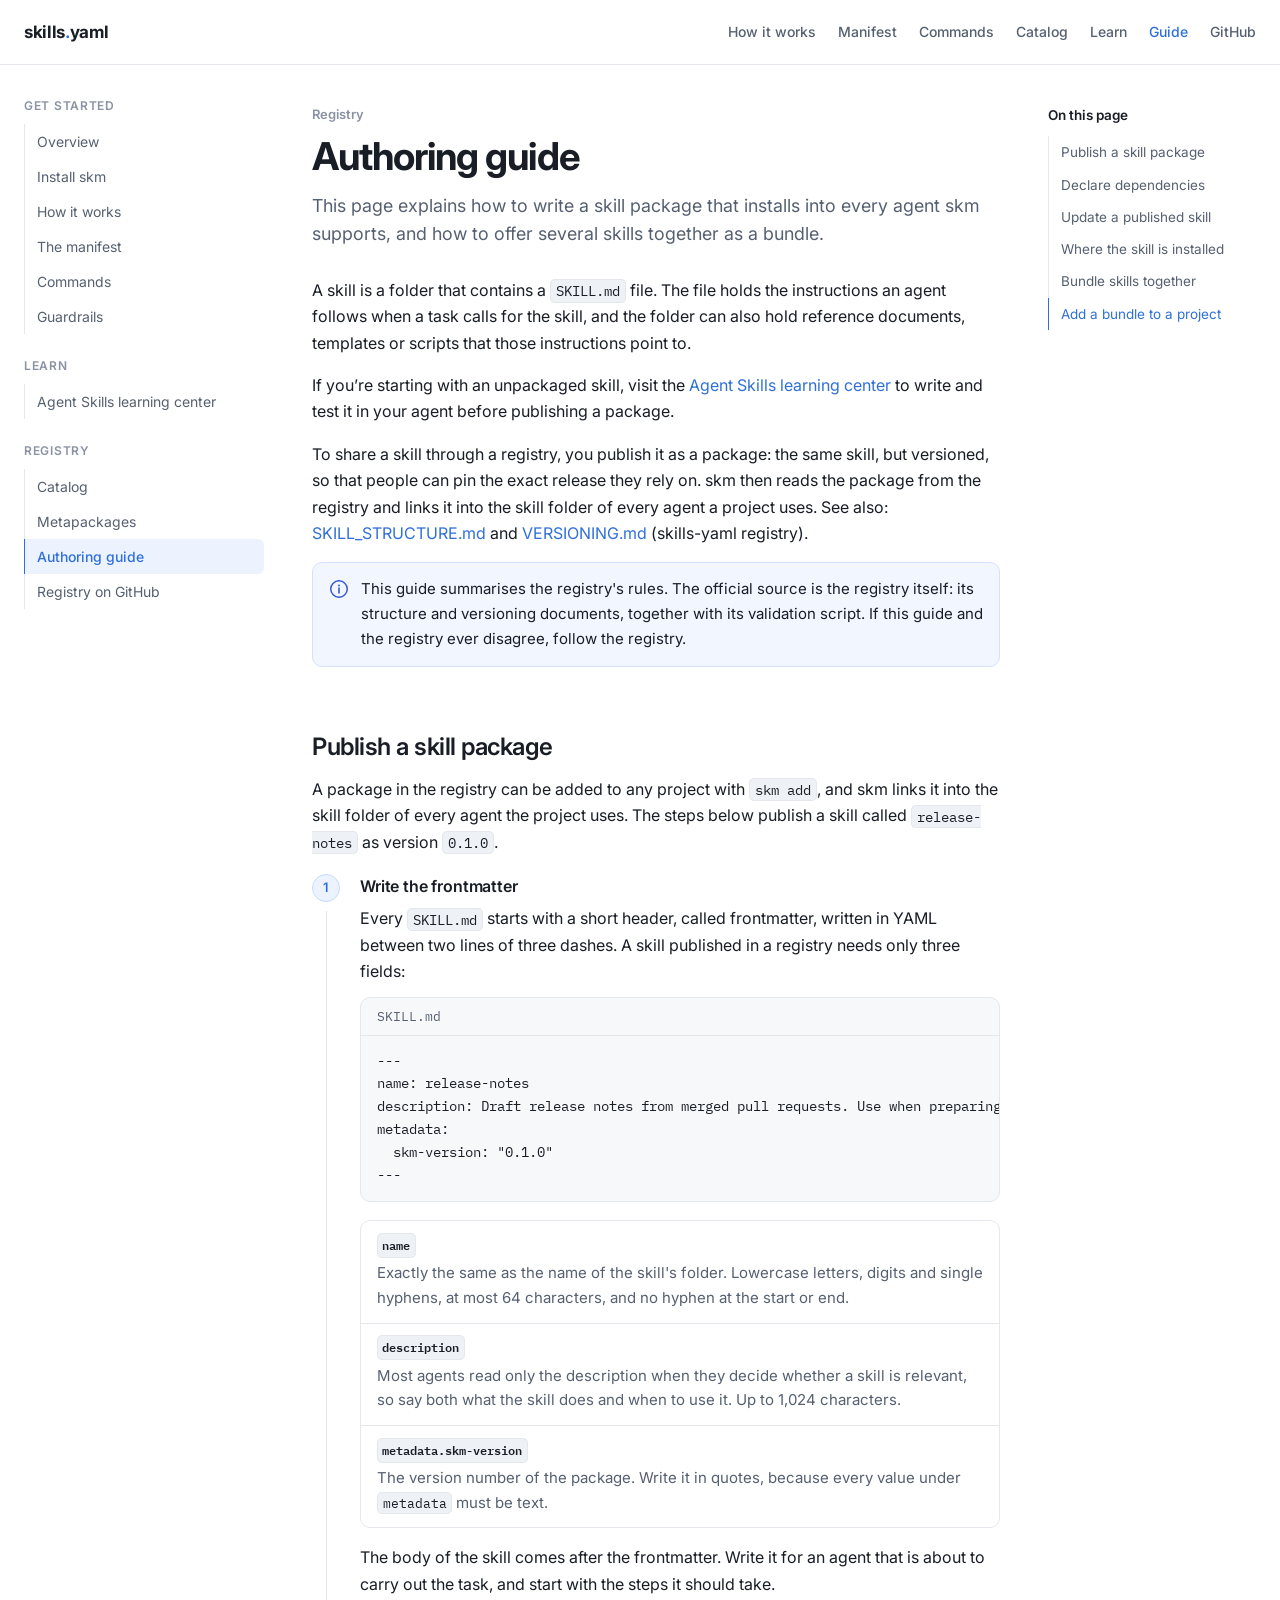
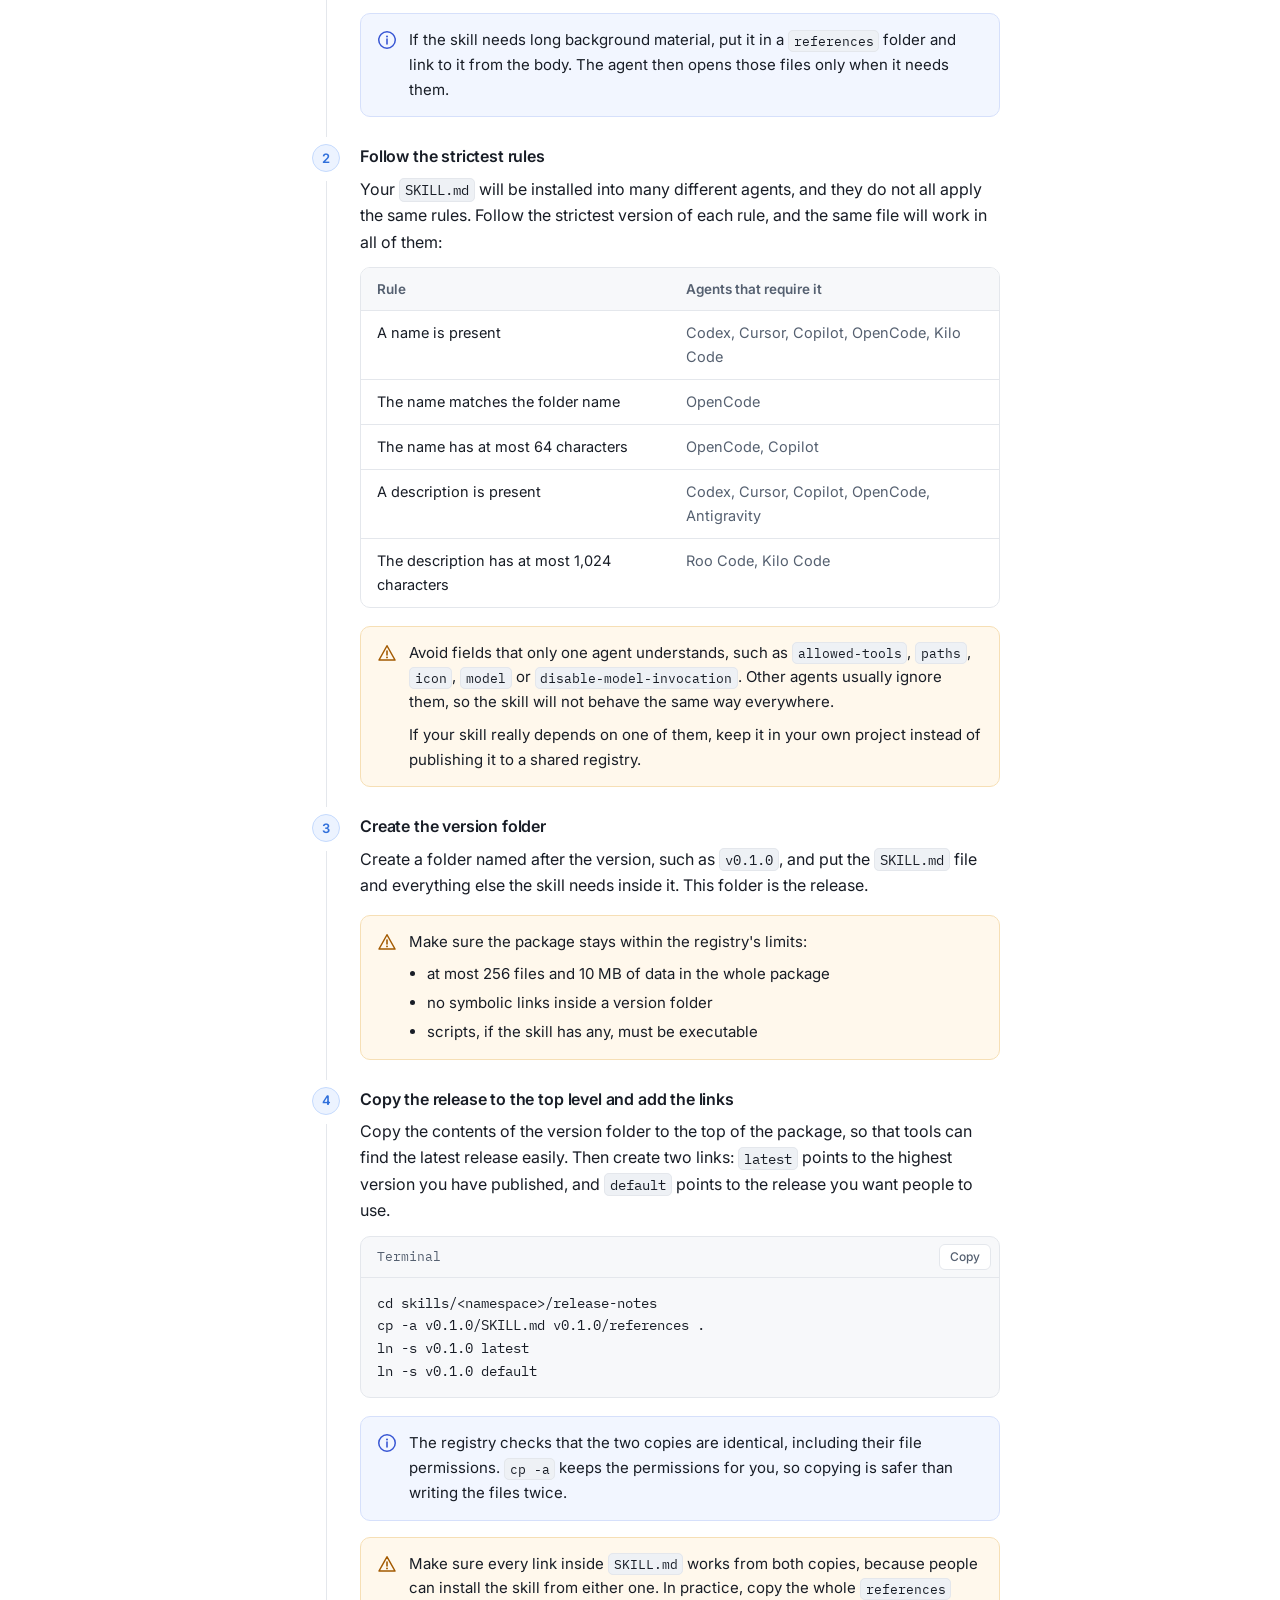
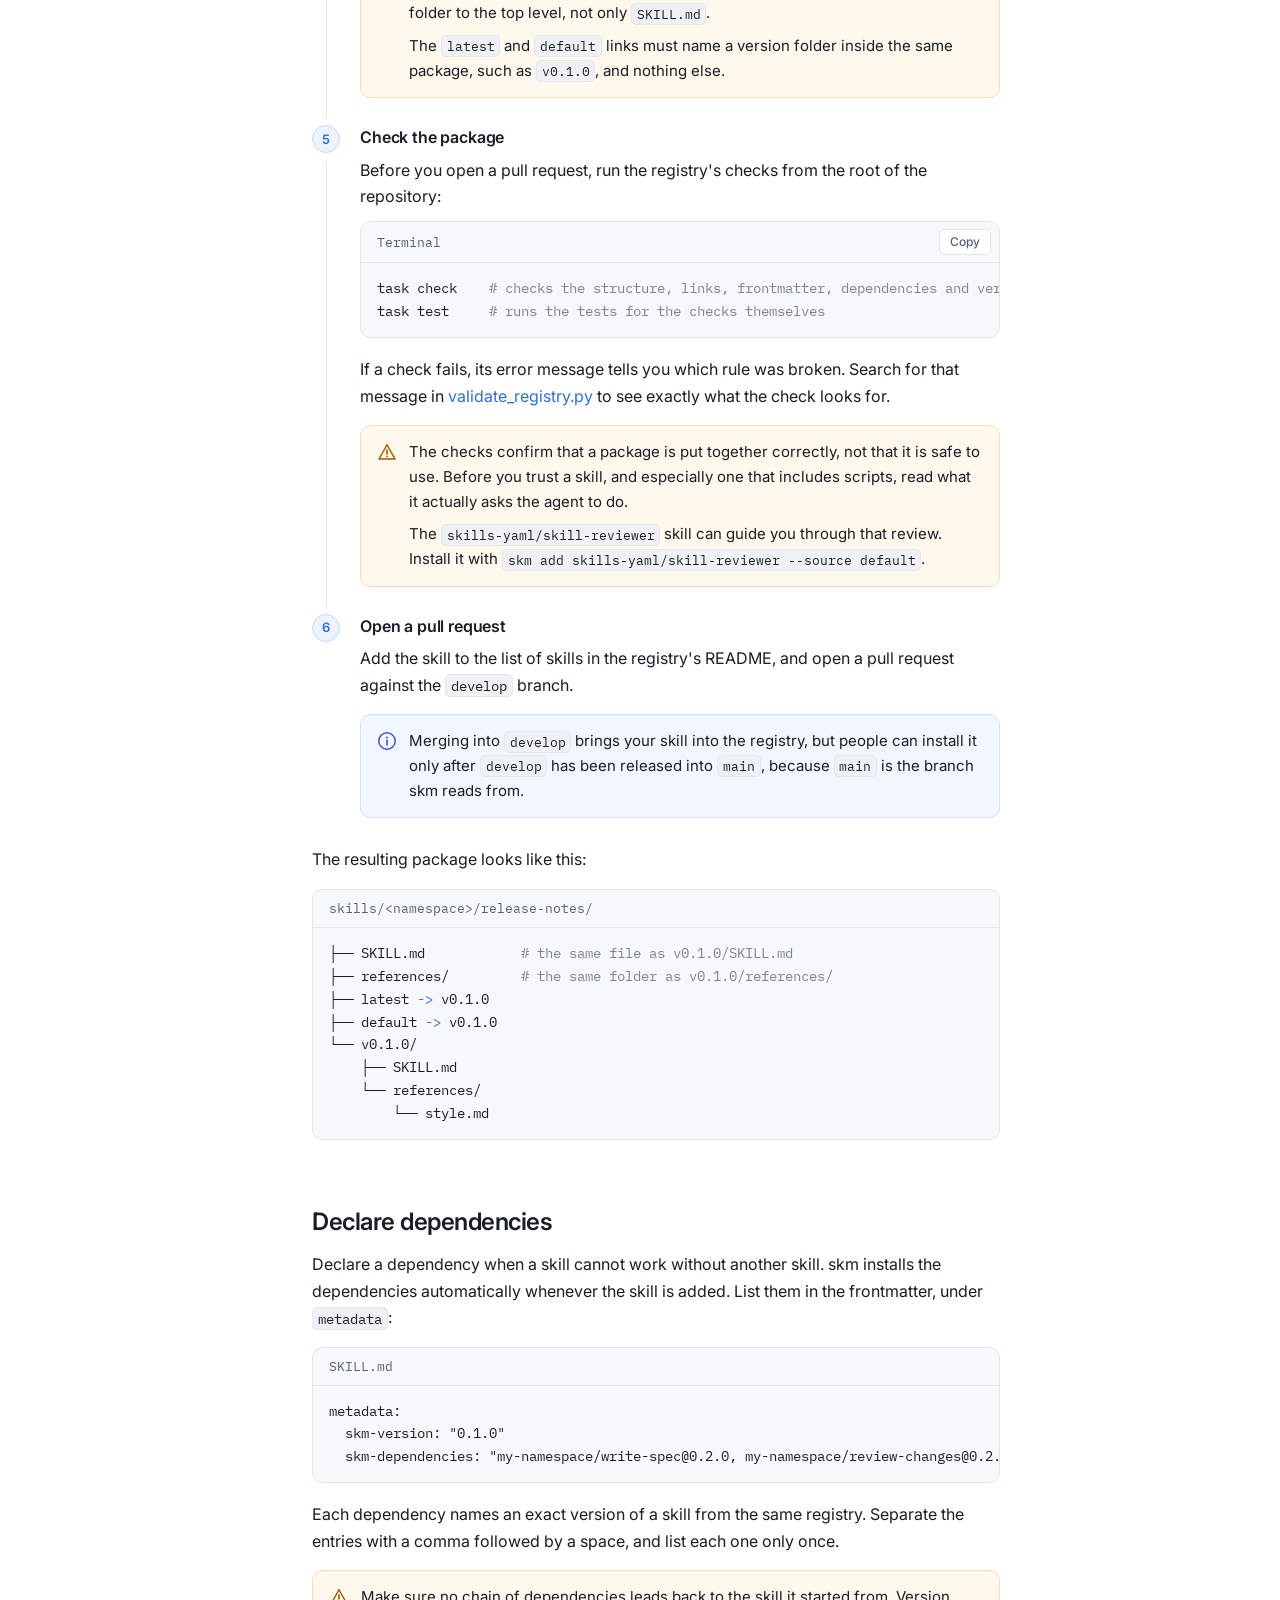
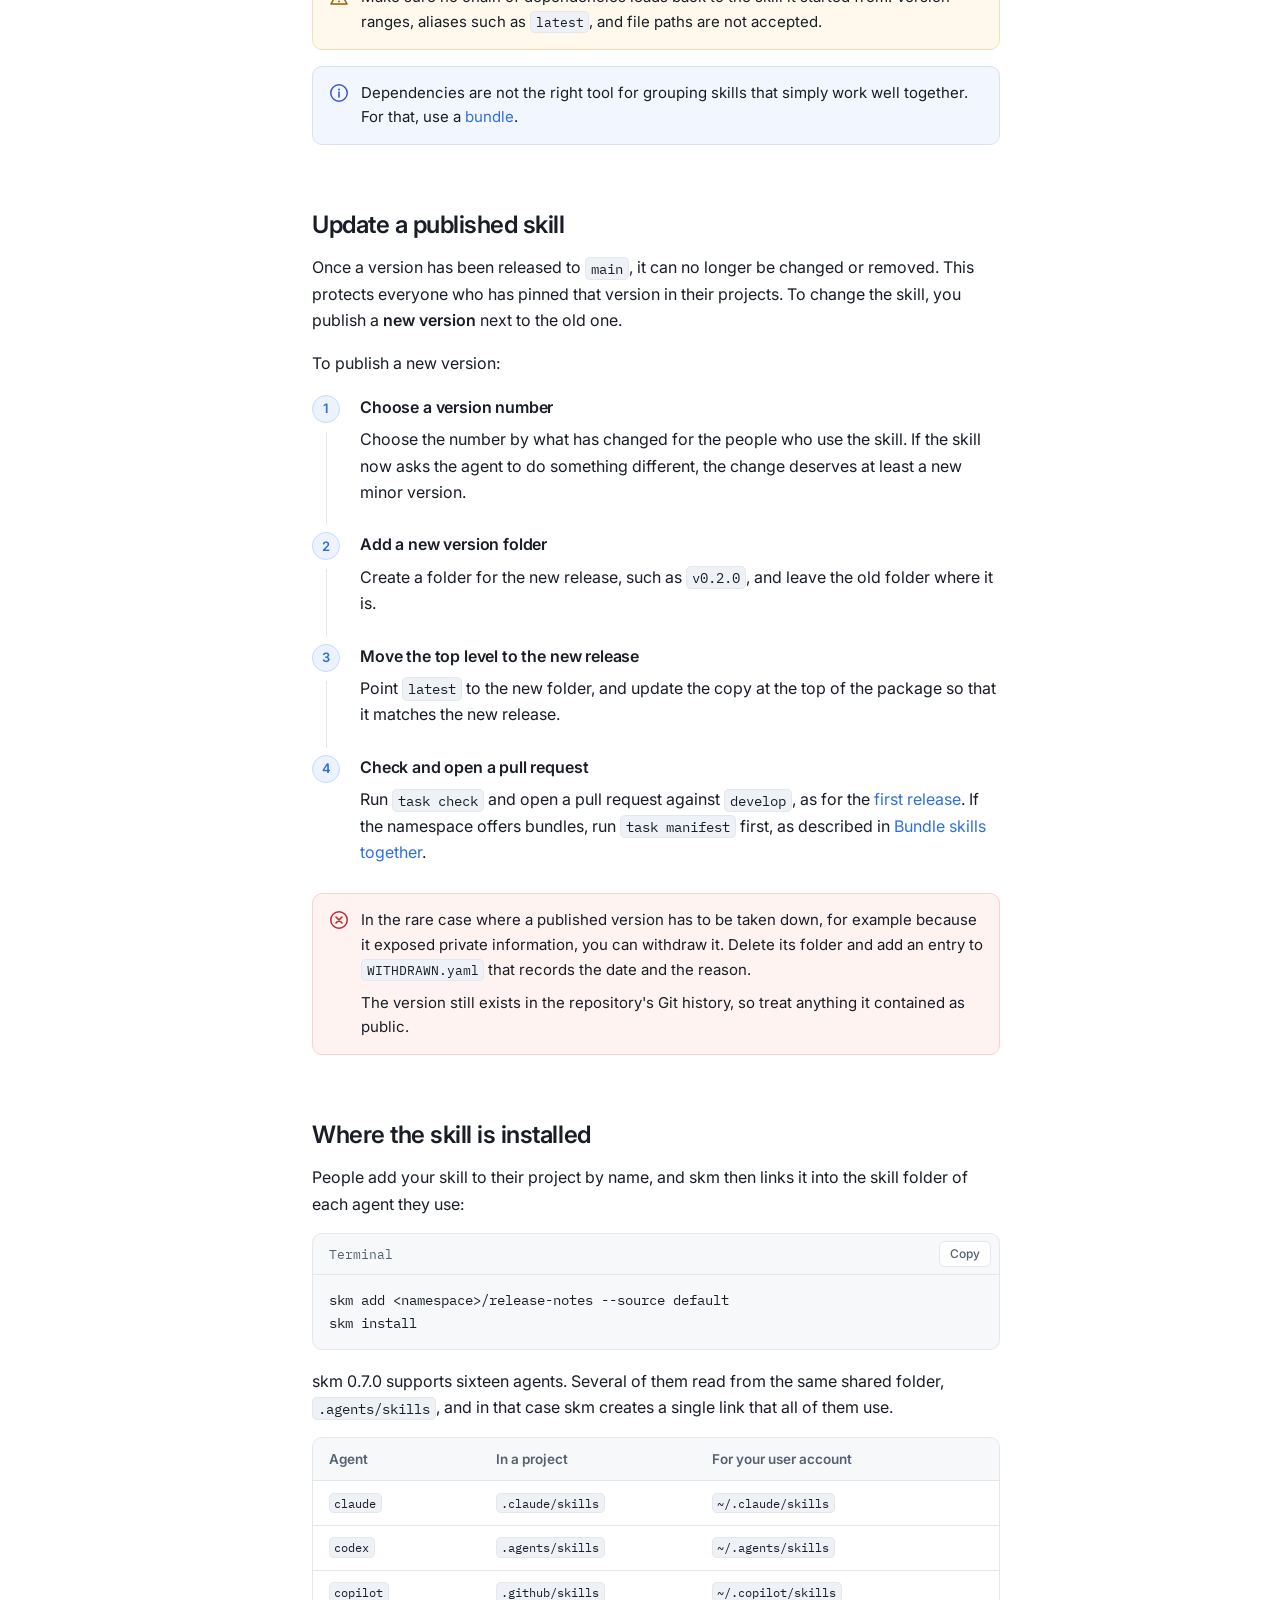
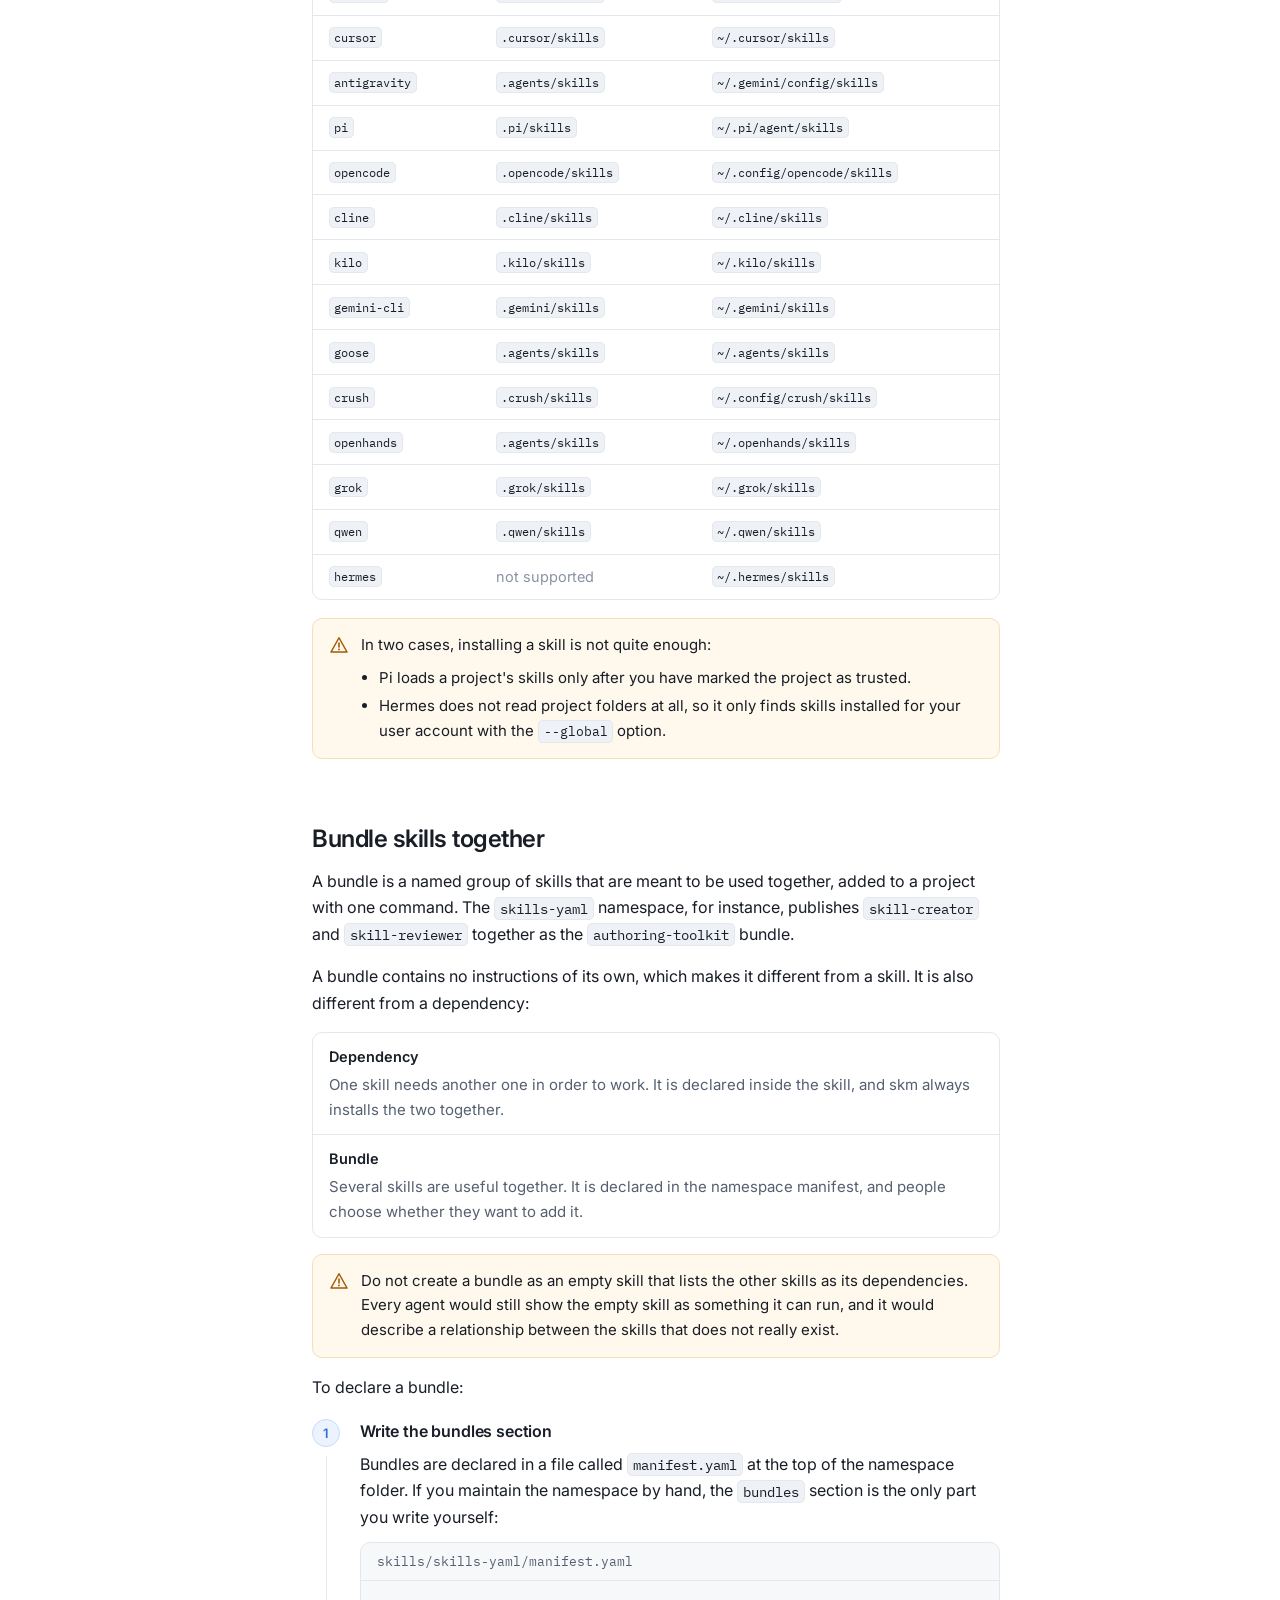
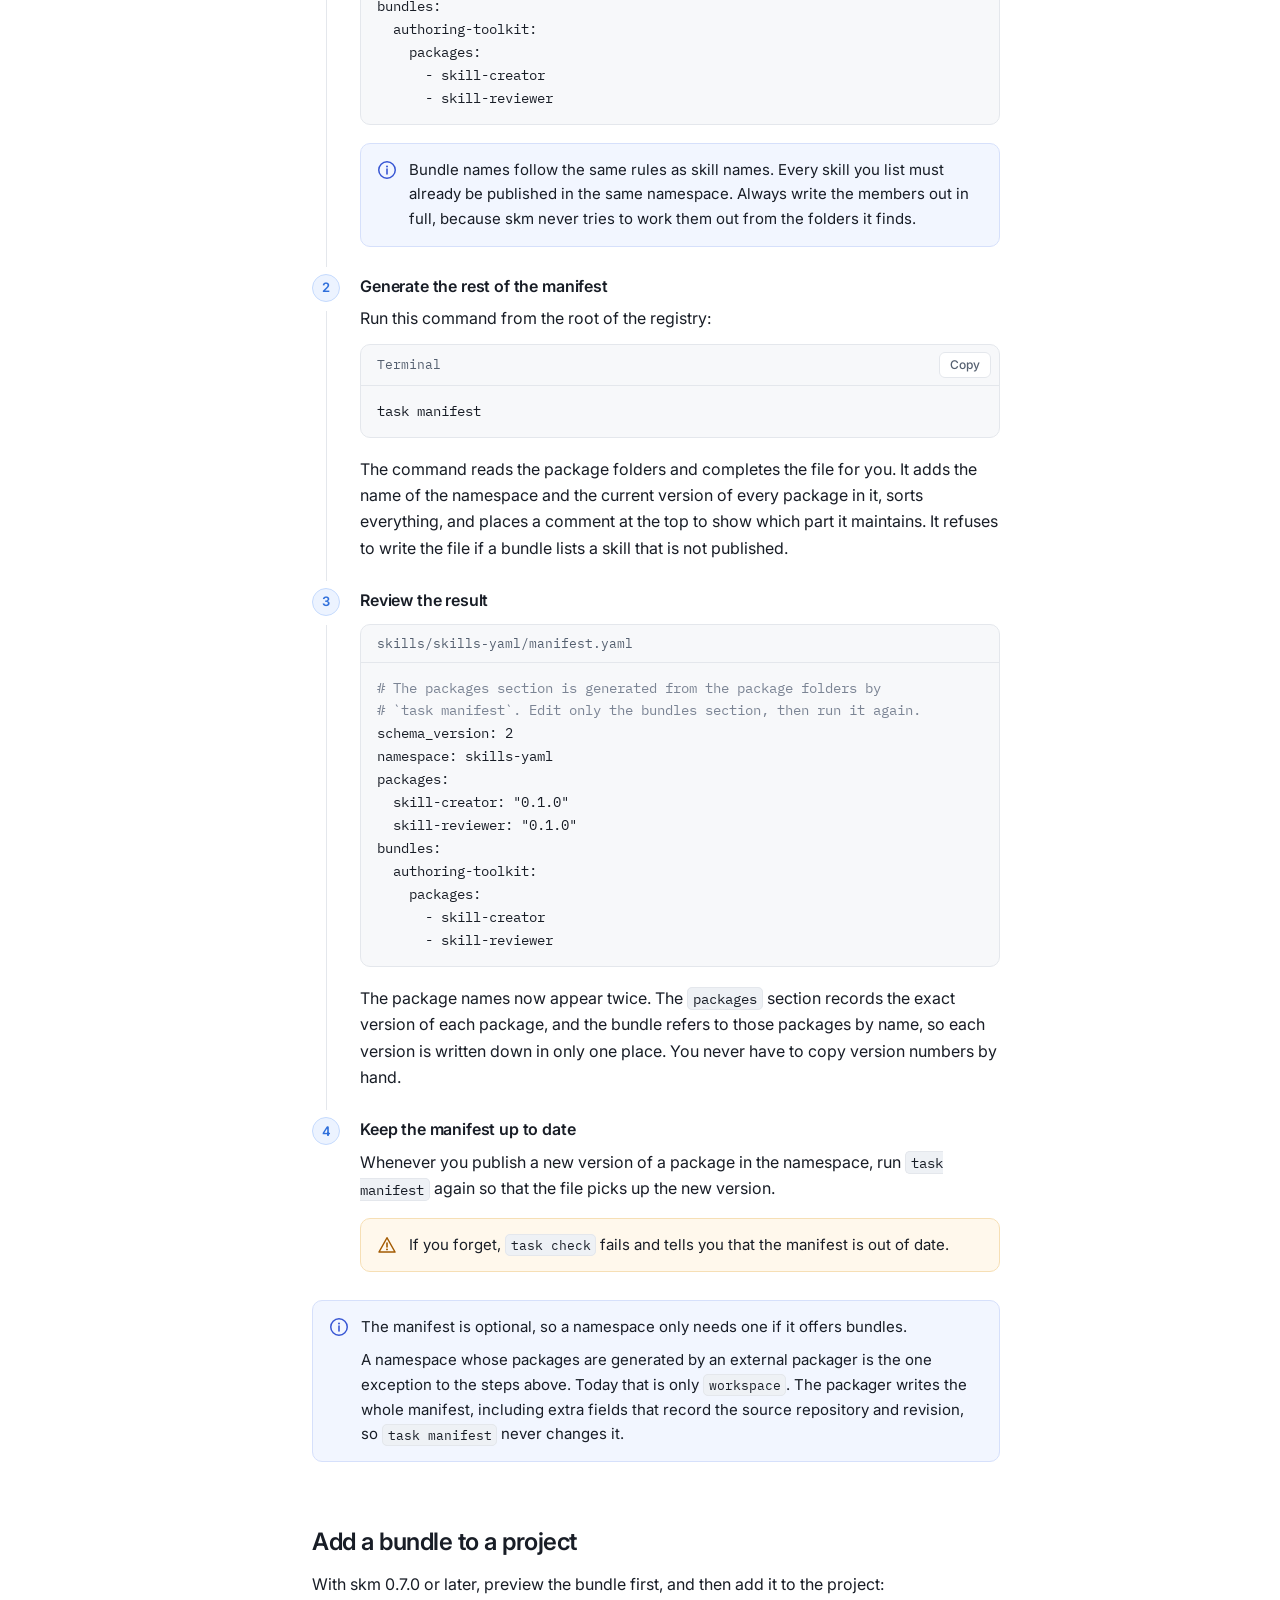
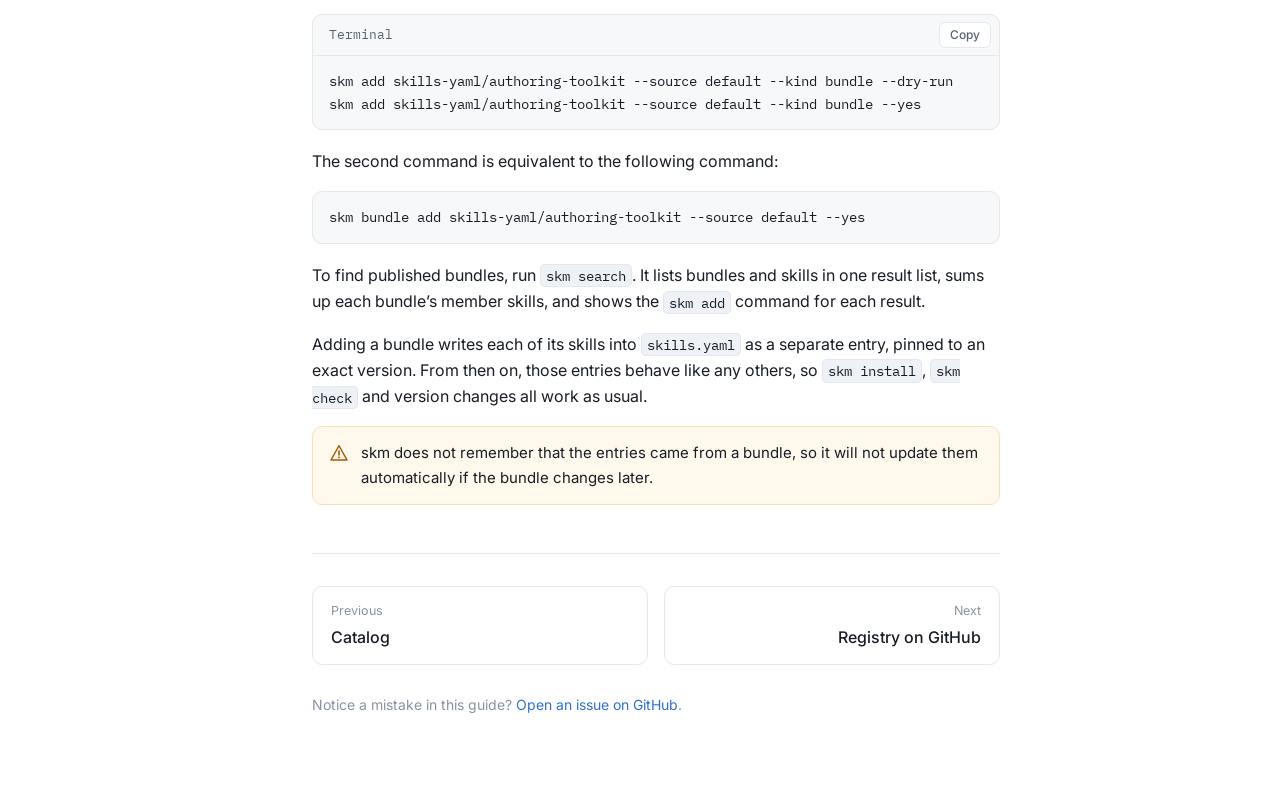
<file: guide.html>
<!doctype html>
<html lang="en">
<head>
<meta charset="utf-8">
<meta name="viewport" content="width=device-width, initial-scale=1">
<title>Authoring guide — skills.yaml</title>
<meta name="description" content="How to create a skill package that installs into every agent skm supports, and how to publish a bundle of skills.">
<link rel="canonical" href="https://skills-yaml.tech/guide.html">
<meta property="og:title" content="Authoring guide — skills.yaml">
<meta property="og:description" content="Create a compatible skill package, and bundle skills together.">
<meta property="og:url" content="https://skills-yaml.tech/guide.html">
<meta property="og:type" content="article">
<link rel="icon" href="assets/favicon.svg" type="image/svg+xml">
<link rel="preconnect" href="https://fonts.googleapis.com">
<link rel="preconnect" href="https://fonts.gstatic.com" crossorigin>
<link rel="stylesheet" href="https://fonts.googleapis.com/css2?family=Inter:wght@400;500;600;700&family=IBM+Plex+Mono:wght@400;500&display=swap">
<link rel="stylesheet" href="assets/style.css?v=9744fac2f0">
</head>
<body>
<a class="skip" href="#main">Skip to content</a>

<header class="docs-header">
  <div class="docs-header-inner">
    <a class="docs-logo" href="/">skills<span>.</span>yaml</a>
    <nav aria-label="Primary">
      <a href="index.html#disk">How it works</a>
      <a href="index.html#manifest">Manifest</a>
      <a href="index.html#commands">Commands</a>
      <a href="catalog.html">Catalog</a>
      <a href="/learn/">Learn</a>
      <a href="guide.html" aria-current="page">Guide</a>
      <a href="https://github.com/skills-yaml/skm">GitHub</a>
    </nav>
  </div>
</header>

<div class="docs-shell">

  <nav class="docs-sidebar" aria-label="Site">
    <p class="docs-sidebar-group">Get started</p>
    <ul>
      <li><a href="index.html">Overview</a></li>
      <li><a href="index.html#install">Install skm</a></li>
      <li><a href="index.html#disk">How it works</a></li>
      <li><a href="index.html#manifest">The manifest</a></li>
      <li><a href="index.html#commands">Commands</a></li>
      <li><a href="index.html#guardrails">Guardrails</a></li>
    </ul>
    <p class="docs-sidebar-group">Learn</p>
    <ul>
      <li><a href="/learn/">Agent Skills learning center</a></li>
    </ul>
    <p class="docs-sidebar-group">Registry</p>
    <ul>
      <li><a href="catalog.html">Catalog</a></li>
      <li><a href="catalog.html#metapackages">Metapackages</a></li>
      <li><a href="guide.html" aria-current="page">Authoring guide</a></li>
      <li><a href="https://github.com/skills-yaml/registry">Registry on GitHub</a></li>
    </ul>
  </nav>

  <main id="main" class="docs-main">
    <article class="docs-page">

      <header class="docs-title">
        <p class="docs-crumb">Registry</p>
        <h1>Authoring guide</h1>
        <p class="docs-lead">This page explains how to write a skill package that installs into every agent skm supports, and how to offer several skills together as a bundle.</p>
      </header>

      <p>A skill is a folder that contains a <code>SKILL.md</code> file. The file holds the instructions an agent follows when a task calls for the skill, and the folder can also hold reference documents, templates or scripts that those instructions point to.</p>
      <p>If you’re starting with an unpackaged skill, visit the <a href="/learn/">Agent Skills learning center</a> to write and test it in your agent before publishing a package.</p>
      <p>To share a skill through a registry, you publish it as a package: the same skill, but versioned, so that people can pin the exact release they rely on. skm then reads the package from the registry and links it into the skill folder of every agent a project uses. See also: <a href="https://github.com/skills-yaml/registry/blob/main/SKILL_STRUCTURE.md">SKILL_STRUCTURE.md</a> and <a href="https://github.com/skills-yaml/registry/blob/main/VERSIONING.md">VERSIONING.md</a> (skills-yaml registry).</p>

      <div class="hint hint-info" role="note">
        <svg class="hint-icon" viewBox="0 0 20 20" aria-hidden="true"><circle cx="10" cy="10" r="8.25" fill="none" stroke="currentColor" stroke-width="1.5"/><path d="M10 9v5" stroke="currentColor" stroke-width="1.6" stroke-linecap="round"/><circle cx="10" cy="6.4" r="1" fill="currentColor"/></svg>
        <div><p>This guide summarises the registry's rules. The official source is the registry itself: its structure and versioning documents, together with its validation script. If this guide and the registry ever disagree, follow the registry.</p></div>
      </div>

      <section id="package">
        <h2>Publish a skill package</h2>
        <p>A package in the registry can be added to any project with <code>skm add</code>, and skm links it into the skill folder of every agent the project uses. The steps below publish a skill called <code>release-notes</code> as version <code>0.1.0</code>.</p>

        <ol class="stepper">
          <li class="step" id="skill-md">
            <h4>Write the frontmatter</h4>
            <p>Every <code>SKILL.md</code> starts with a short header, called frontmatter, written in YAML between two lines of three dashes. A skill published in a registry needs only three fields:</p>
            <div class="code">
              <div class="code-title">SKILL.md</div>
              <pre>---
name: release-notes
description: Draft release notes from merged pull requests. Use when preparing a release, summarizing changes since the last tag, or writing a changelog entry.
metadata:
  skm-version: "0.1.0"
---</pre>
            </div>
            <dl class="fields">
              <dt><code>name</code></dt>
              <dd>Exactly the same as the name of the skill's folder. Lowercase letters, digits and single hyphens, at most 64 characters, and no hyphen at the start or end.</dd>
              <dt><code>description</code></dt>
              <dd>Most agents read only the description when they decide whether a skill is relevant, so say both what the skill does and when to use it. Up to 1,024 characters.</dd>
              <dt><code>metadata.skm-version</code></dt>
              <dd>The version number of the package. Write it in quotes, because every value under <code>metadata</code> must be text.</dd>
            </dl>
            <p>The body of the skill comes after the frontmatter. Write it for an agent that is about to carry out the task, and start with the steps it should take.</p>
            <div class="hint hint-info" role="note">
              <svg class="hint-icon" viewBox="0 0 20 20" aria-hidden="true"><circle cx="10" cy="10" r="8.25" fill="none" stroke="currentColor" stroke-width="1.5"/><path d="M10 9v5" stroke="currentColor" stroke-width="1.6" stroke-linecap="round"/><circle cx="10" cy="6.4" r="1" fill="currentColor"/></svg>
              <div><p>If the skill needs long background material, put it in a <code>references</code> folder and link to it from the body. The agent then opens those files only when it needs them.</p></div>
            </div>
          </li>

          <li class="step" id="compat">
            <h4>Follow the strictest rules</h4>
            <p>Your <code>SKILL.md</code> will be installed into many different agents, and they do not all apply the same rules. Follow the strictest version of each rule, and the same file will work in all of them:</p>
            <div class="table-wrap">
              <table class="dtable">
                <thead><tr><th scope="col">Rule</th><th scope="col">Agents that require it</th></tr></thead>
                <tbody>
                  <tr><td>A name is present</td><td>Codex, Cursor, Copilot, OpenCode, Kilo Code</td></tr>
                  <tr><td>The name matches the folder name</td><td>OpenCode</td></tr>
                  <tr><td>The name has at most 64 characters</td><td>OpenCode, Copilot</td></tr>
                  <tr><td>A description is present</td><td>Codex, Cursor, Copilot, OpenCode, Antigravity</td></tr>
                  <tr><td>The description has at most 1,024 characters</td><td>Roo Code, Kilo Code</td></tr>
                </tbody>
              </table>
            </div>
            <div class="hint hint-warning" role="note">
              <svg class="hint-icon" viewBox="0 0 20 20" aria-hidden="true"><path d="M10 2.75 18 17H2z" fill="none" stroke="currentColor" stroke-width="1.5" stroke-linejoin="round"/><path d="M10 8v4" stroke="currentColor" stroke-width="1.6" stroke-linecap="round"/><circle cx="10" cy="14.4" r="0.95" fill="currentColor"/></svg>
              <div><p>Avoid fields that only one agent understands, such as <code>allowed-tools</code>, <code>paths</code>, <code>icon</code>, <code>model</code> or <code>disable-model-invocation</code>. Other agents usually ignore them, so the skill will not behave the same way everywhere.</p><p>If your skill really depends on one of them, keep it in your own project instead of publishing it to a shared registry.</p></div>
            </div>
          </li>

          <li class="step" id="layout">
            <h4>Create the version folder</h4>
            <p>Create a folder named after the version, such as <code>v0.1.0</code>, and put the <code>SKILL.md</code> file and everything else the skill needs inside it. This folder is the release.</p>
            <div class="hint hint-warning" role="note">
              <svg class="hint-icon" viewBox="0 0 20 20" aria-hidden="true"><path d="M10 2.75 18 17H2z" fill="none" stroke="currentColor" stroke-width="1.5" stroke-linejoin="round"/><path d="M10 8v4" stroke="currentColor" stroke-width="1.6" stroke-linecap="round"/><circle cx="10" cy="14.4" r="0.95" fill="currentColor"/></svg>
              <div><p>Make sure the package stays within the registry's limits:</p>
                <ul>
                  <li>at most 256 files and 10 MB of data in the whole package</li>
                  <li>no symbolic links inside a version folder</li>
                  <li>scripts, if the skill has any, must be executable</li>
                </ul>
              </div>
            </div>
          </li>

          <li class="step">
            <h4>Copy the release to the top level and add the links</h4>
            <p>Copy the contents of the version folder to the top of the package, so that tools can find the latest release easily. Then create two links: <code>latest</code> points to the highest version you have published, and <code>default</code> points to the release you want people to use.</p>
            <div class="code">
              <div class="code-title">Terminal<button class="copy" type="button">Copy</button></div>
              <pre>cd skills/&lt;namespace&gt;/release-notes
cp -a v0.1.0/SKILL.md v0.1.0/references .
ln -s v0.1.0 latest
ln -s v0.1.0 default</pre>
            </div>
            <div class="hint hint-info" role="note">
              <svg class="hint-icon" viewBox="0 0 20 20" aria-hidden="true"><circle cx="10" cy="10" r="8.25" fill="none" stroke="currentColor" stroke-width="1.5"/><path d="M10 9v5" stroke="currentColor" stroke-width="1.6" stroke-linecap="round"/><circle cx="10" cy="6.4" r="1" fill="currentColor"/></svg>
              <div><p>The registry checks that the two copies are identical, including their file permissions. <code>cp -a</code> keeps the permissions for you, so copying is safer than writing the files twice.</p></div>
            </div>
            <div class="hint hint-warning" role="note">
              <svg class="hint-icon" viewBox="0 0 20 20" aria-hidden="true"><path d="M10 2.75 18 17H2z" fill="none" stroke="currentColor" stroke-width="1.5" stroke-linejoin="round"/><path d="M10 8v4" stroke="currentColor" stroke-width="1.6" stroke-linecap="round"/><circle cx="10" cy="14.4" r="0.95" fill="currentColor"/></svg>
              <div><p>Make sure every link inside <code>SKILL.md</code> works from both copies, because people can install the skill from either one. In practice, copy the whole <code>references</code> folder to the top level, not only <code>SKILL.md</code>.</p><p>The <code>latest</code> and <code>default</code> links must name a version folder inside the same package, such as <code>v0.1.0</code>, and nothing else.</p></div>
            </div>
          </li>

          <li class="step" id="validate">
            <h4>Check the package</h4>
            <p>Before you open a pull request, run the registry's checks from the root of the repository:</p>
            <div class="code">
              <div class="code-title">Terminal<button class="copy" type="button">Copy</button></div>
              <pre>task check    <span class="c"># checks the structure, links, frontmatter, dependencies and versions</span>
task test     <span class="c"># runs the tests for the checks themselves</span></pre>
            </div>
            <p>If a check fails, its error message tells you which rule was broken. Search for that message in <a href="https://github.com/skills-yaml/registry/blob/main/scripts/validate_registry.py">validate_registry.py</a> to see exactly what the check looks for.</p>
            <div class="hint hint-warning" role="note">
              <svg class="hint-icon" viewBox="0 0 20 20" aria-hidden="true"><path d="M10 2.75 18 17H2z" fill="none" stroke="currentColor" stroke-width="1.5" stroke-linejoin="round"/><path d="M10 8v4" stroke="currentColor" stroke-width="1.6" stroke-linecap="round"/><circle cx="10" cy="14.4" r="0.95" fill="currentColor"/></svg>
              <div><p>The checks confirm that a package is put together correctly, not that it is safe to use. Before you trust a skill, and especially one that includes scripts, read what it actually asks the agent to do.</p><p>The <code>skills-yaml/skill-reviewer</code> skill can guide you through that review. Install it with <code>skm add skills-yaml/skill-reviewer --source default</code>.</p></div>
            </div>
          </li>

          <li class="step" id="publish">
            <h4>Open a pull request</h4>
            <p>Add the skill to the list of skills in the registry's README, and open a pull request against the <code>develop</code> branch.</p>
            <div class="hint hint-info" role="note">
              <svg class="hint-icon" viewBox="0 0 20 20" aria-hidden="true"><circle cx="10" cy="10" r="8.25" fill="none" stroke="currentColor" stroke-width="1.5"/><path d="M10 9v5" stroke="currentColor" stroke-width="1.6" stroke-linecap="round"/><circle cx="10" cy="6.4" r="1" fill="currentColor"/></svg>
              <div><p>Merging into <code>develop</code> brings your skill into the registry, but people can install it only after <code>develop</code> has been released into <code>main</code>, because <code>main</code> is the branch skm reads from.</p></div>
            </div>
          </li>
        </ol>

        <p>The resulting package looks like this:</p>
        <div class="code">
          <div class="code-title">skills/&lt;namespace&gt;/release-notes/</div>
          <pre>├── SKILL.md            <span class="c"># the same file as v0.1.0/SKILL.md</span>
├── references/         <span class="c"># the same folder as v0.1.0/references/</span>
├── latest <span class="k">-&gt;</span> v0.1.0
├── default <span class="k">-&gt;</span> v0.1.0
└── v0.1.0/
    ├── SKILL.md
    └── references/
        └── style.md</pre>
        </div>
      </section>

      <section id="dependencies">
        <h2>Declare dependencies</h2>
        <p>Declare a dependency when a skill cannot work without another skill. skm installs the dependencies automatically whenever the skill is added. List them in the frontmatter, under <code>metadata</code>:</p>
        <div class="code">
          <div class="code-title">SKILL.md</div>
          <pre>metadata:
  skm-version: "0.1.0"
  skm-dependencies: "my-namespace/write-spec<span>@</span>0.2.0, my-namespace/review-changes<span>@</span>0.2.0"</pre>
        </div>
        <p>Each dependency names an exact version of a skill from the same registry. Separate the entries with a comma followed by a space, and list each one only once.</p>
        <div class="hint hint-warning" role="note">
          <svg class="hint-icon" viewBox="0 0 20 20" aria-hidden="true"><path d="M10 2.75 18 17H2z" fill="none" stroke="currentColor" stroke-width="1.5" stroke-linejoin="round"/><path d="M10 8v4" stroke="currentColor" stroke-width="1.6" stroke-linecap="round"/><circle cx="10" cy="14.4" r="0.95" fill="currentColor"/></svg>
          <div><p>Make sure no chain of dependencies leads back to the skill it started from. Version ranges, aliases such as <code>latest</code>, and file paths are not accepted.</p></div>
        </div>
        <div class="hint hint-info" role="note">
          <svg class="hint-icon" viewBox="0 0 20 20" aria-hidden="true"><circle cx="10" cy="10" r="8.25" fill="none" stroke="currentColor" stroke-width="1.5"/><path d="M10 9v5" stroke="currentColor" stroke-width="1.6" stroke-linecap="round"/><circle cx="10" cy="6.4" r="1" fill="currentColor"/></svg>
          <div><p>Dependencies are not the right tool for grouping skills that simply work well together. For that, use a <a href="#bundles">bundle</a>.</p></div>
        </div>
      </section>

      <section id="update">
        <h2>Update a published skill</h2>
        <p>Once a version has been released to <code>main</code>, it can no longer be changed or removed. This protects everyone who has pinned that version in their projects. To change the skill, you publish a <strong>new version</strong> next to the old one.</p>
        <p>To publish a new version:</p>

        <ol class="stepper">
          <li class="step">
            <h4>Choose a version number</h4>
            <p>Choose the number by what has changed for the people who use the skill. If the skill now asks the agent to do something different, the change deserves at least a new minor version.</p>
          </li>
          <li class="step">
            <h4>Add a new version folder</h4>
            <p>Create a folder for the new release, such as <code>v0.2.0</code>, and leave the old folder where it is.</p>
          </li>
          <li class="step">
            <h4>Move the top level to the new release</h4>
            <p>Point <code>latest</code> to the new folder, and update the copy at the top of the package so that it matches the new release.</p>
          </li>
          <li class="step">
            <h4>Check and open a pull request</h4>
            <p>Run <code>task check</code> and open a pull request against <code>develop</code>, as for the <a href="#validate">first release</a>. If the namespace offers bundles, run <code>task manifest</code> first, as described in <a href="#bundles">Bundle skills together</a>.</p>
          </li>
        </ol>

        <div class="hint hint-danger" role="note">
          <svg class="hint-icon" viewBox="0 0 20 20" aria-hidden="true"><circle cx="10" cy="10" r="8.25" fill="none" stroke="currentColor" stroke-width="1.5"/><path d="M7 7l6 6M13 7l-6 6" stroke="currentColor" stroke-width="1.6" stroke-linecap="round"/></svg>
          <div><p>In the rare case where a published version has to be taken down, for example because it exposed private information, you can withdraw it. Delete its folder and add an entry to <code>WITHDRAWN.yaml</code> that records the date and the reason.</p><p>The version still exists in the repository's Git history, so treat anything it contained as public.</p></div>
        </div>
      </section>

      <section id="install">
        <h2>Where the skill is installed</h2>
        <p>People add your skill to their project by name, and skm then links it into the skill folder of each agent they use:</p>
        <div class="code">
          <div class="code-title">Terminal<button class="copy" type="button">Copy</button></div>
          <pre>skm add &lt;namespace&gt;/release-notes --source default
skm install</pre>
        </div>
        <p>skm 0.7.0 supports sixteen agents. Several of them read from the same shared folder, <code>.agents/skills</code>, and in that case skm creates a single link that all of them use.</p>
        <div class="table-wrap">
          <table class="dtable">
            <thead><tr><th scope="col">Agent</th><th scope="col">In a project</th><th scope="col">For your user account</th></tr></thead>
            <tbody>
              <tr><td><code>claude</code></td><td><code>.claude/skills</code></td><td><code>~/.claude/skills</code></td></tr>
              <tr><td><code>codex</code></td><td><code>.agents/skills</code></td><td><code>~/.agents/skills</code></td></tr>
              <tr><td><code>copilot</code></td><td><code>.github/skills</code></td><td><code>~/.copilot/skills</code></td></tr>
              <tr><td><code>cursor</code></td><td><code>.cursor/skills</code></td><td><code>~/.cursor/skills</code></td></tr>
              <tr><td><code>antigravity</code></td><td><code>.agents/skills</code></td><td><code>~/.gemini/config/skills</code></td></tr>
              <tr><td><code>pi</code></td><td><code>.pi/skills</code></td><td><code>~/.pi/agent/skills</code></td></tr>
              <tr><td><code>opencode</code></td><td><code>.opencode/skills</code></td><td><code>~/.config/opencode/skills</code></td></tr>
              <tr><td><code>cline</code></td><td><code>.cline/skills</code></td><td><code>~/.cline/skills</code></td></tr>
              <tr><td><code>kilo</code></td><td><code>.kilo/skills</code></td><td><code>~/.kilo/skills</code></td></tr>
              <tr><td><code>gemini-cli</code></td><td><code>.gemini/skills</code></td><td><code>~/.gemini/skills</code></td></tr>
              <tr><td><code>goose</code></td><td><code>.agents/skills</code></td><td><code>~/.agents/skills</code></td></tr>
              <tr><td><code>crush</code></td><td><code>.crush/skills</code></td><td><code>~/.config/crush/skills</code></td></tr>
              <tr><td><code>openhands</code></td><td><code>.agents/skills</code></td><td><code>~/.openhands/skills</code></td></tr>
              <tr><td><code>grok</code></td><td><code>.grok/skills</code></td><td><code>~/.grok/skills</code></td></tr>
              <tr><td><code>qwen</code></td><td><code>.qwen/skills</code></td><td><code>~/.qwen/skills</code></td></tr>
              <tr><td><code>hermes</code></td><td class="muted">not supported</td><td><code>~/.hermes/skills</code></td></tr>
            </tbody>
          </table>
        </div>
        <div class="hint hint-warning" role="note">
          <svg class="hint-icon" viewBox="0 0 20 20" aria-hidden="true"><path d="M10 2.75 18 17H2z" fill="none" stroke="currentColor" stroke-width="1.5" stroke-linejoin="round"/><path d="M10 8v4" stroke="currentColor" stroke-width="1.6" stroke-linecap="round"/><circle cx="10" cy="14.4" r="0.95" fill="currentColor"/></svg>
          <div><p>In two cases, installing a skill is not quite enough:</p>
            <ul>
              <li>Pi loads a project's skills only after you have marked the project as trusted.</li>
              <li>Hermes does not read project folders at all, so it only finds skills installed for your user account with the <code>--global</code> option.</li>
            </ul>
          </div>
        </div>
      </section>

      <section id="bundles">
        <h2>Bundle skills together</h2>
        <p>A bundle is a named group of skills that are meant to be used together, added to a project with one command. The <code>skills-yaml</code> namespace, for instance, publishes <code>skill-creator</code> and <code>skill-reviewer</code> together as the <code>authoring-toolkit</code> bundle.</p>
        <p>A bundle contains no instructions of its own, which makes it different from a skill. It is also different from a dependency:</p>
        <dl class="fields">
          <dt>Dependency</dt>
          <dd>One skill needs another one in order to work. It is declared inside the skill, and skm always installs the two together.</dd>
          <dt>Bundle</dt>
          <dd>Several skills are useful together. It is declared in the namespace manifest, and people choose whether they want to add it.</dd>
        </dl>
        <div class="hint hint-warning" role="note">
          <svg class="hint-icon" viewBox="0 0 20 20" aria-hidden="true"><path d="M10 2.75 18 17H2z" fill="none" stroke="currentColor" stroke-width="1.5" stroke-linejoin="round"/><path d="M10 8v4" stroke="currentColor" stroke-width="1.6" stroke-linecap="round"/><circle cx="10" cy="14.4" r="0.95" fill="currentColor"/></svg>
          <div><p>Do not create a bundle as an empty skill that lists the other skills as its dependencies. Every agent would still show the empty skill as something it can run, and it would describe a relationship between the skills that does not really exist.</p></div>
        </div>
        <p>To declare a bundle:</p>

        <ol class="stepper">
          <li class="step">
            <h4>Write the bundles section</h4>
            <p>Bundles are declared in a file called <code>manifest.yaml</code> at the top of the namespace folder. If you maintain the namespace by hand, the <code>bundles</code> section is the only part you write yourself:</p>
            <div class="code">
              <div class="code-title">skills/skills-yaml/manifest.yaml</div>
              <pre>bundles:
  authoring-toolkit:
    packages:
      - skill-creator
      - skill-reviewer</pre>
            </div>
            <div class="hint hint-info" role="note">
              <svg class="hint-icon" viewBox="0 0 20 20" aria-hidden="true"><circle cx="10" cy="10" r="8.25" fill="none" stroke="currentColor" stroke-width="1.5"/><path d="M10 9v5" stroke="currentColor" stroke-width="1.6" stroke-linecap="round"/><circle cx="10" cy="6.4" r="1" fill="currentColor"/></svg>
              <div><p>Bundle names follow the same rules as skill names. Every skill you list must already be published in the same namespace. Always write the members out in full, because skm never tries to work them out from the folders it finds.</p></div>
            </div>
          </li>

          <li class="step">
            <h4>Generate the rest of the manifest</h4>
            <p>Run this command from the root of the registry:</p>
            <div class="code">
              <div class="code-title">Terminal<button class="copy" type="button">Copy</button></div>
              <pre>task manifest</pre>
            </div>
            <p>The command reads the package folders and completes the file for you. It adds the name of the namespace and the current version of every package in it, sorts everything, and places a comment at the top to show which part it maintains. It refuses to write the file if a bundle lists a skill that is not published.</p>
          </li>

          <li class="step">
            <h4>Review the result</h4>
            <div class="code">
              <div class="code-title">skills/skills-yaml/manifest.yaml</div>
              <pre><span class="c"># The packages section is generated from the package folders by
# `task manifest`. Edit only the bundles section, then run it again.</span>
schema_version: 2
namespace: skills-yaml
packages:
  skill-creator: "0.1.0"
  skill-reviewer: "0.1.0"
bundles:
  authoring-toolkit:
    packages:
      - skill-creator
      - skill-reviewer</pre>
            </div>
            <p>The package names now appear twice. The <code>packages</code> section records the exact version of each package, and the bundle refers to those packages by name, so each version is written down in only one place. You never have to copy version numbers by hand.</p>
          </li>

          <li class="step">
            <h4>Keep the manifest up to date</h4>
            <p>Whenever you publish a new version of a package in the namespace, run <code>task manifest</code> again so that the file picks up the new version.</p>
            <div class="hint hint-warning" role="note">
              <svg class="hint-icon" viewBox="0 0 20 20" aria-hidden="true"><path d="M10 2.75 18 17H2z" fill="none" stroke="currentColor" stroke-width="1.5" stroke-linejoin="round"/><path d="M10 8v4" stroke="currentColor" stroke-width="1.6" stroke-linecap="round"/><circle cx="10" cy="14.4" r="0.95" fill="currentColor"/></svg>
              <div><p>If you forget, <code>task check</code> fails and tells you that the manifest is out of date.</p></div>
            </div>
          </li>
        </ol>

        <div class="hint hint-info" role="note">
          <svg class="hint-icon" viewBox="0 0 20 20" aria-hidden="true"><circle cx="10" cy="10" r="8.25" fill="none" stroke="currentColor" stroke-width="1.5"/><path d="M10 9v5" stroke="currentColor" stroke-width="1.6" stroke-linecap="round"/><circle cx="10" cy="6.4" r="1" fill="currentColor"/></svg>
          <div><p>The manifest is optional, so a namespace only needs one if it offers bundles.</p><p>A namespace whose packages are generated by an external packager is the one exception to the steps above. Today that is only <code>workspace</code>. The packager writes the whole manifest, including extra fields that record the source repository and revision, so <code>task manifest</code> never changes it.</p></div>
        </div>
      </section>

      <section id="add-bundle">
        <h2>Add a bundle to a project</h2>
        <p>With skm 0.7.0 or later, preview the bundle first, and then add it to the project:</p>
        <div class="code">
          <div class="code-title">Terminal<button class="copy" type="button">Copy</button></div>
          <pre>skm add skills-yaml/authoring-toolkit --source default --kind bundle --dry-run
skm add skills-yaml/authoring-toolkit --source default --kind bundle --yes</pre>
        </div>
        <p>The second command is equivalent to the following command:</p>
        <div class="code">
          <pre>skm bundle add skills-yaml/authoring-toolkit --source default --yes</pre>
        </div>
        <p>To find published bundles, run <code>skm search</code>. It lists bundles and skills in one result list, sums up each bundle&rsquo;s member skills, and shows the <code>skm add</code> command for each result.</p>
        <p>Adding a bundle writes each of its skills into <code>skills.yaml</code> as a separate entry, pinned to an exact version. From then on, those entries behave like any others, so <code>skm install</code>, <code>skm check</code> and version changes all work as usual.</p>
        <div class="hint hint-warning" role="note">
          <svg class="hint-icon" viewBox="0 0 20 20" aria-hidden="true"><path d="M10 2.75 18 17H2z" fill="none" stroke="currentColor" stroke-width="1.5" stroke-linejoin="round"/><path d="M10 8v4" stroke="currentColor" stroke-width="1.6" stroke-linecap="round"/><circle cx="10" cy="14.4" r="0.95" fill="currentColor"/></svg>
          <div><p>skm does not remember that the entries came from a bundle, so it will not update them automatically if the bundle changes later.</p></div>
        </div>
      </section>

      <nav class="pager" aria-label="Pages">
        <a class="pager-prev" href="catalog.html"><span>Previous</span>Catalog</a>
        <a class="pager-next" href="https://github.com/skills-yaml/registry"><span>Next</span>Registry on GitHub</a>
      </nav>

      <p class="docs-footnote">Notice a mistake in this guide? <a href="https://github.com/skills-yaml/skills-yaml.github.io/issues">Open an issue on GitHub</a>.</p>
    </article>
  </main>

  <aside class="docs-toc" aria-label="On this page">
    <p class="docs-toc-title">On this page</p>
    <ul>
      <li><a href="#package">Publish a skill package</a></li>
      <li><a href="#dependencies">Declare dependencies</a></li>
      <li><a href="#update">Update a published skill</a></li>
      <li><a href="#install">Where the skill is installed</a></li>
      <li><a href="#bundles">Bundle skills together</a></li>
      <li><a href="#add-bundle">Add a bundle to a project</a></li>
    </ul>
  </aside>

</div>

<script src="assets/site.js?v=c14a35b761" defer></script>
</body>
</html>
</file>
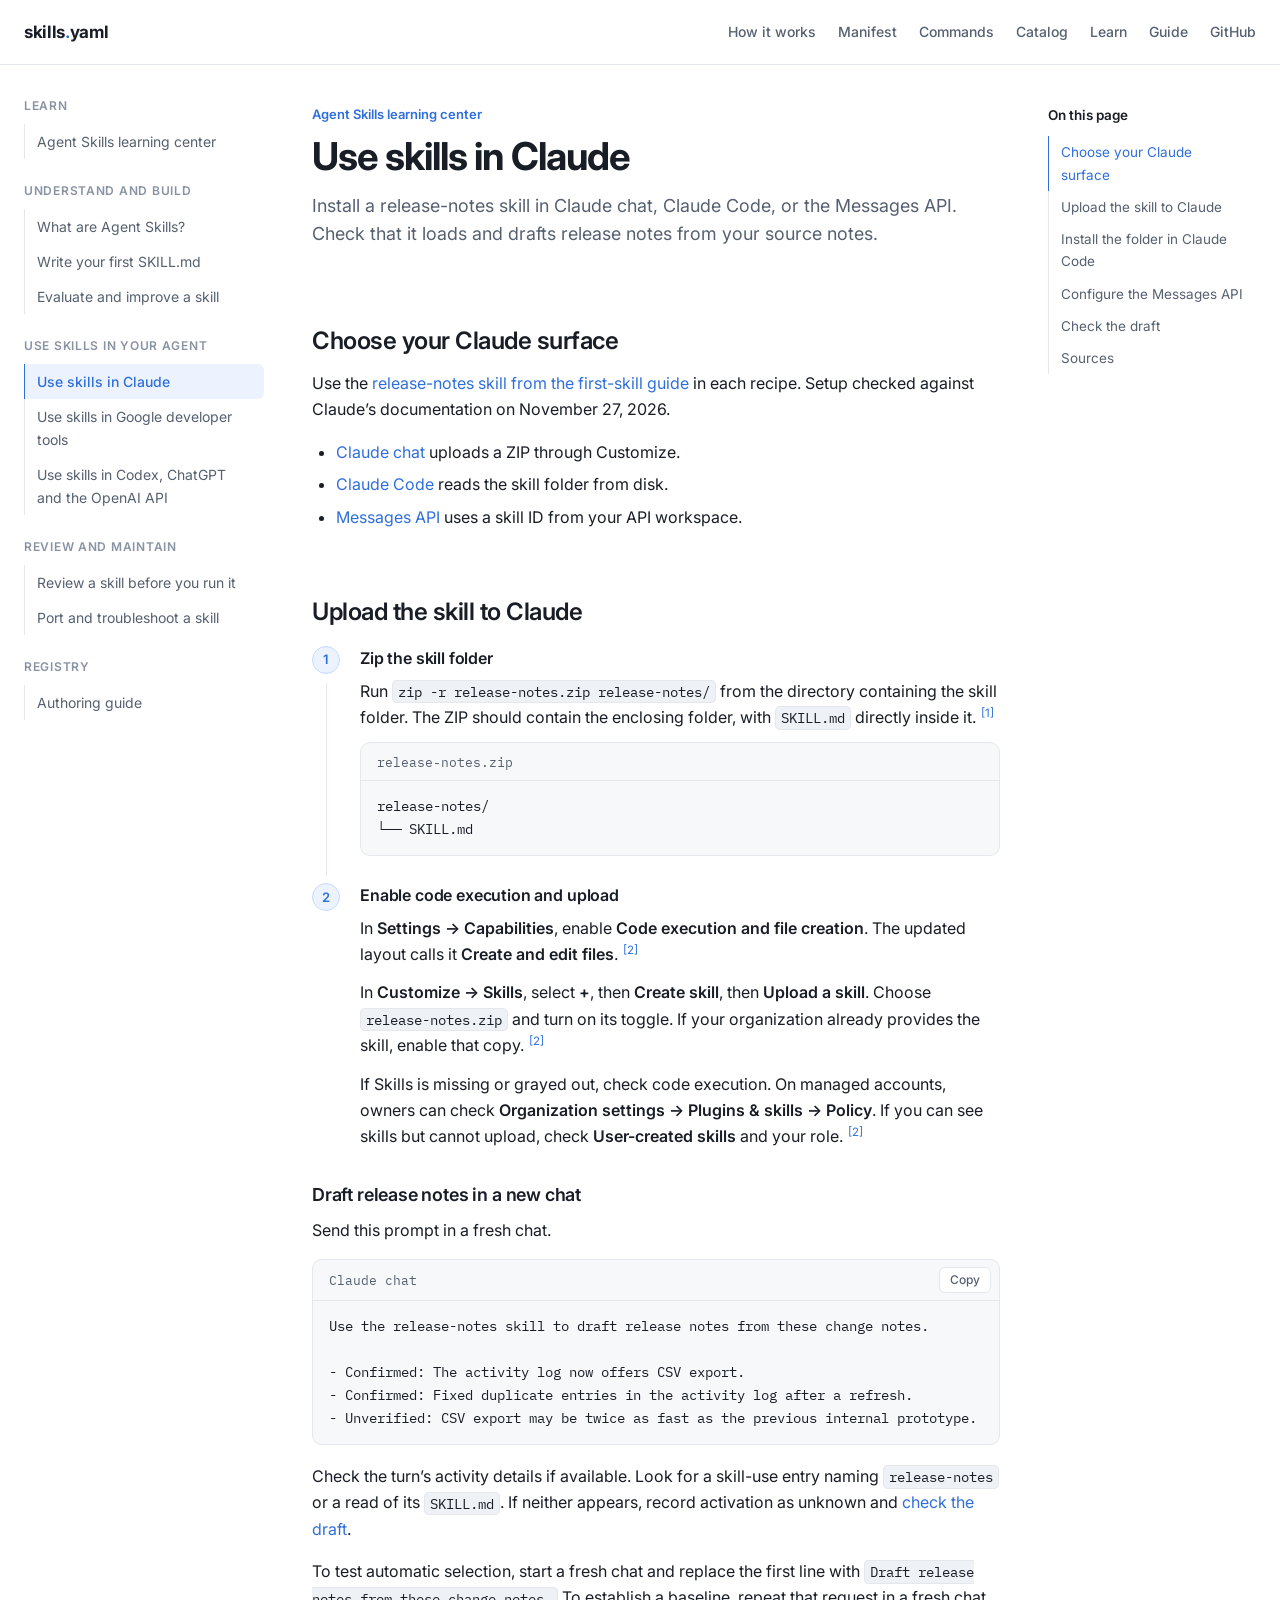
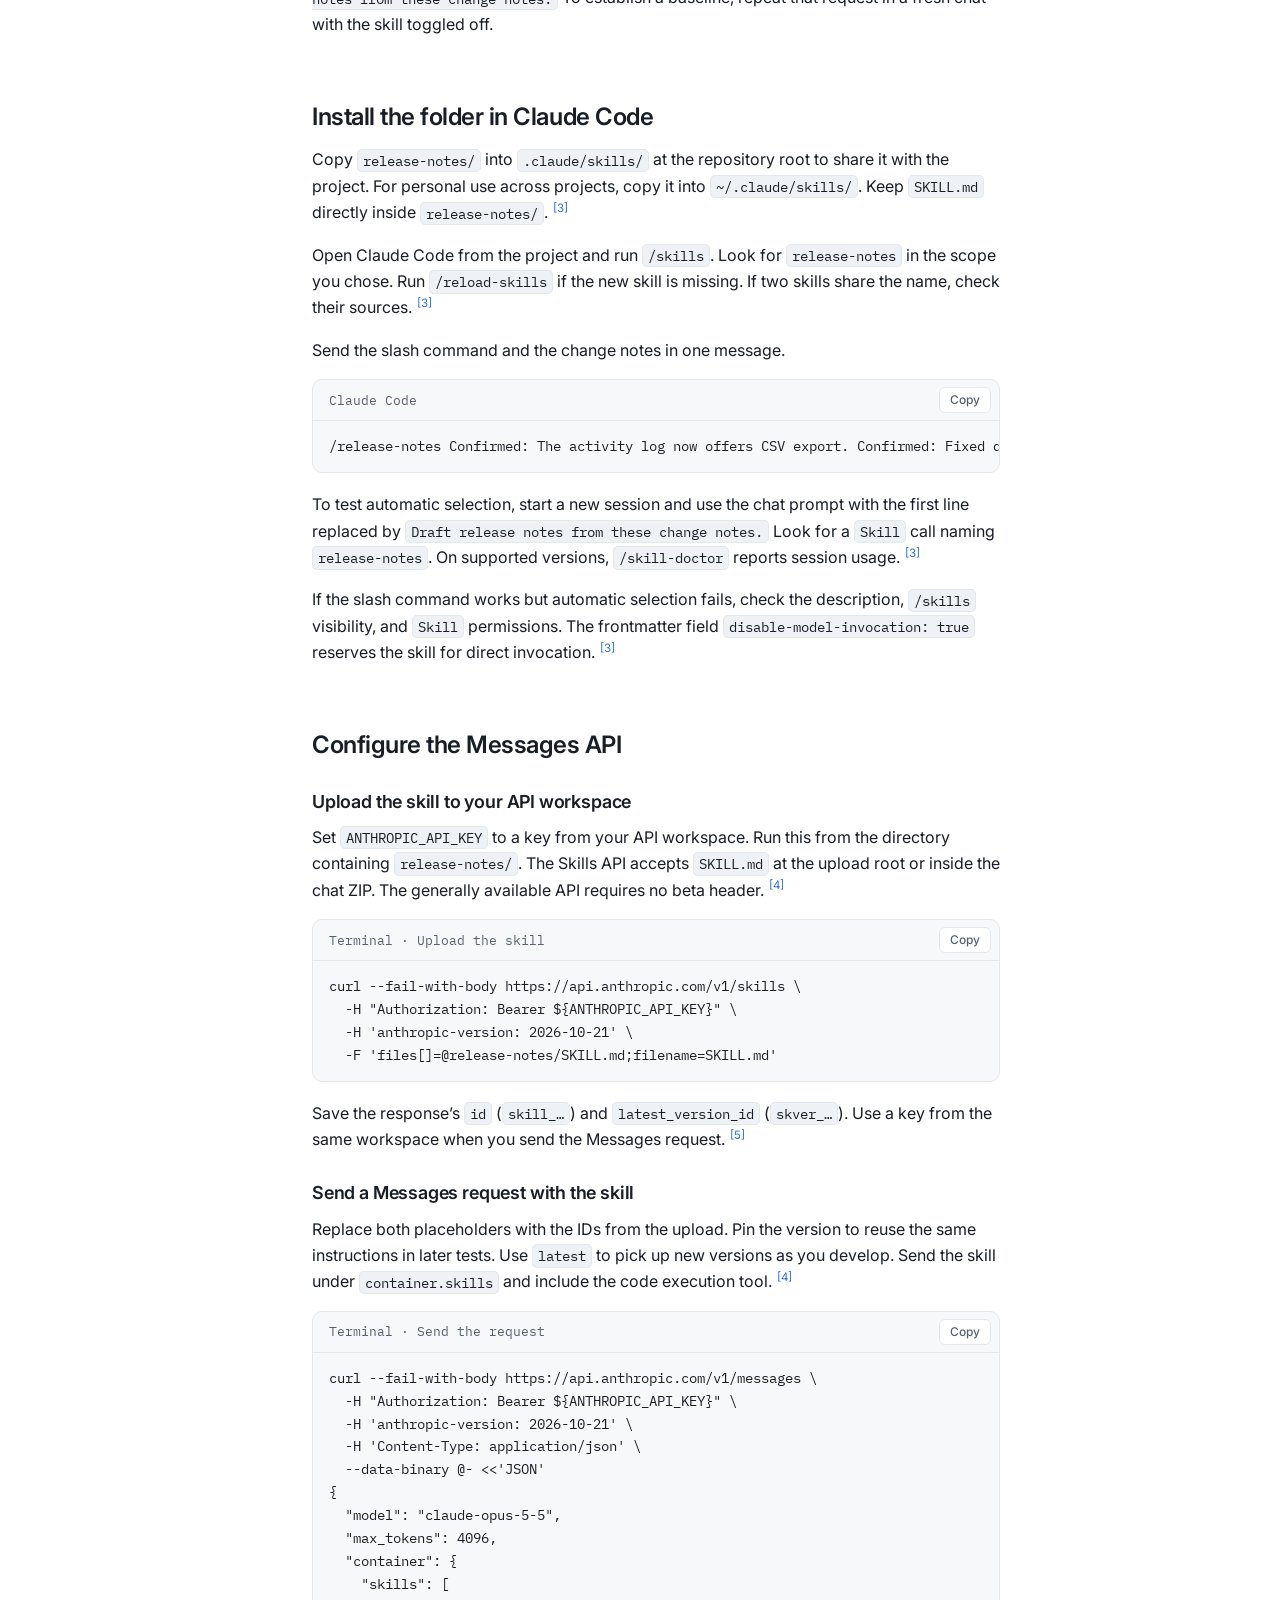
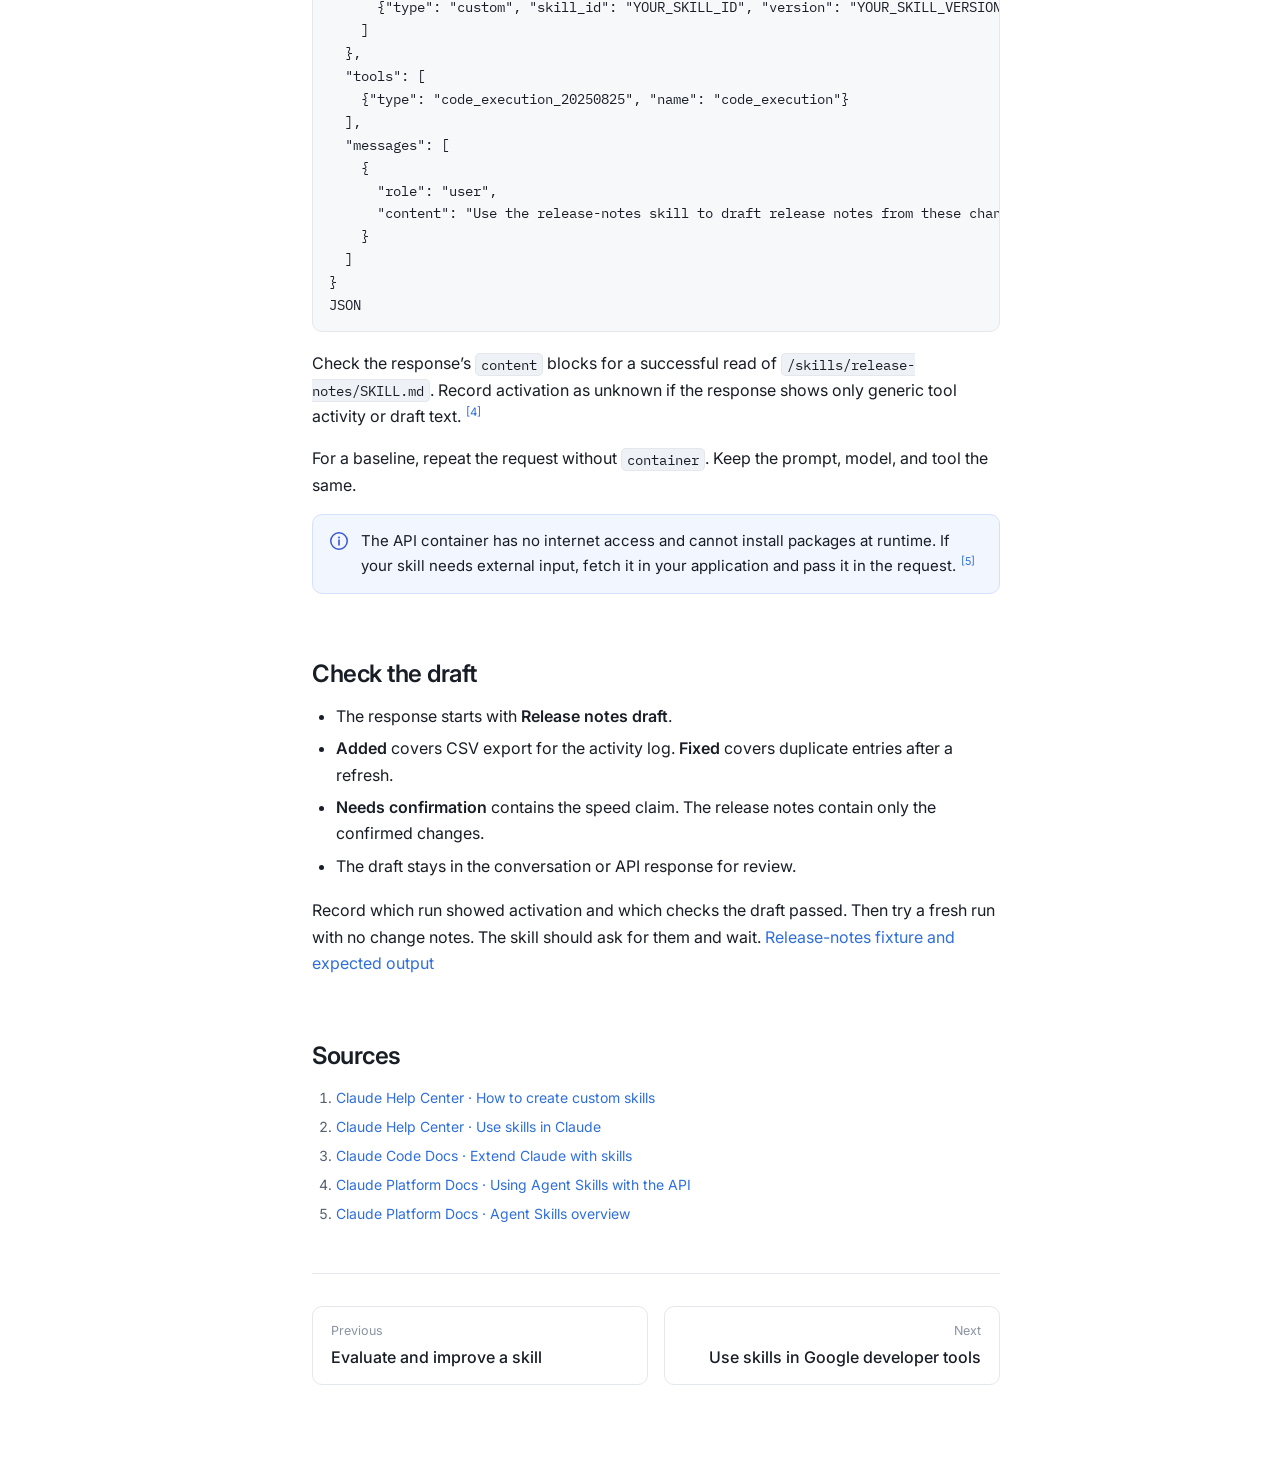
<file: learn/claude-skills.html>
<!doctype html>
<html lang="en">
<head>
<meta charset="utf-8">
<meta name="viewport" content="width=device-width, initial-scale=1">
<title>Use skills in Claude — skills.yaml</title>
<meta name="description" content="Install and verify a release-notes skill in Claude chat, Claude Code, or the Claude Messages API.">
<link rel="canonical" href="https://skills-yaml.tech/learn/claude-skills.html">
<meta property="og:title" content="Use skills in Claude — skills.yaml">
<meta property="og:description" content="Install and verify a release-notes skill in Claude chat, Claude Code, or the Claude Messages API.">
<meta property="og:url" content="https://skills-yaml.tech/learn/claude-skills.html">
<meta property="og:type" content="article">
<link rel="icon" href="/assets/favicon.svg" type="image/svg+xml">
<link rel="preconnect" href="https://fonts.googleapis.com">
<link rel="preconnect" href="https://fonts.gstatic.com" crossorigin>
<link rel="stylesheet" href="https://fonts.googleapis.com/css2?family=Inter:wght@400;500;600;700&family=IBM+Plex+Mono:wght@400;500&display=swap">
<link rel="stylesheet" href="/assets/style.css?v=9744fac2f0">
</head>
<body>
<a class="skip" href="#main">Skip to content</a>

<header class="docs-header">
  <div class="docs-header-inner">
    <a class="docs-logo" href="/">skills<span>.</span>yaml</a>
    <nav aria-label="Primary">
      <a href="/index.html#disk">How it works</a>
      <a href="/index.html#manifest">Manifest</a>
      <a href="/index.html#commands">Commands</a>
      <a href="/catalog.html">Catalog</a>
      <a href="/learn/" aria-current="location">Learn</a>
      <a href="/guide.html">Guide</a>
      <a href="https://github.com/skills-yaml/skm">GitHub</a>
    </nav>
  </div>
</header>

<div class="docs-shell">

  <nav class="docs-sidebar" aria-label="Learning center">
    <p class="docs-sidebar-group">Learn</p>
    <ul>
      <li><a href="/learn/">Agent Skills learning center</a></li>
    </ul>
    <p class="docs-sidebar-group">Understand and build</p>
    <ul>
      <li><a href="/learn/what-are-agent-skills.html">What are Agent Skills?</a></li>
      <li><a href="/learn/write-your-first-skill.html">Write your first SKILL.md</a></li>
      <li><a href="/learn/evaluate-and-improve.html">Evaluate and improve a skill</a></li>
    </ul>
    <p class="docs-sidebar-group">Use skills in your agent</p>
    <ul>
      <li><a href="/learn/claude-skills.html" aria-current="page">Use skills in Claude</a></li>
      <li><a href="/learn/google-skills.html">Use skills in Google developer tools</a></li>
      <li><a href="/learn/openai-skills.html">Use skills in Codex, ChatGPT and the OpenAI API</a></li>
    </ul>
    <p class="docs-sidebar-group">Review and maintain</p>
    <ul>
      <li><a href="/learn/review-skill-safety.html">Review a skill before you run it</a></li>
      <li><a href="/learn/port-and-troubleshoot.html">Port and troubleshoot a skill</a></li>
    </ul>
    <p class="docs-sidebar-group">Registry</p>
    <ul>
      <li><a href="/guide.html">Authoring guide</a></li>
    </ul>
  </nav>

  <main id="main" class="docs-main">
    <article class="docs-page">

      <header class="docs-title">
        <p class="docs-crumb"><a href="/learn/">Agent Skills learning center</a></p>
        <h1>Use skills in Claude</h1>
        <p class="docs-lead">Install a release-notes skill in Claude chat, Claude Code, or the Messages API. Check that it loads and drafts release notes from your source notes.</p>
      </header>

      <section id="choose-your-claude-surface">
        <h2>Choose your Claude surface</h2>
        <p>Use the <a href="/learn/write-your-first-skill.html">release-notes skill from the first-skill guide</a> in each recipe. Setup checked against Claude’s documentation on <time datetime="2026-11-27">November 27, 2026</time>.</p>
        <ul>
          <li><a href="#upload-to-claude">Claude chat</a> uploads a ZIP through Customize.</li>
          <li><a href="#install-in-claude-code">Claude Code</a> reads the skill folder from disk.</li>
          <li><a href="#configure-the-messages-api">Messages API</a> uses a skill ID from your API workspace.</li>
        </ul>
      </section>

      <section id="upload-to-claude">
        <h2>Upload the skill to Claude</h2>
        <ol class="stepper">
          <li class="step">
            <h4>Zip the skill folder</h4>
            <p>Run <code>zip -r release-notes.zip release-notes/</code> from the directory containing the skill folder. The ZIP should contain the enclosing folder, with <code>SKILL.md</code> directly inside it. <sup class="citation"><a href="#source-1" aria-label="Source 1">[1]</a></sup></p>
            <div class="code">
              <div class="code-title">release-notes.zip</div>
              <pre>release-notes/
└── SKILL.md</pre>
            </div>
          </li>
          <li class="step">
            <h4>Enable code execution and upload</h4>
            <p>In <strong>Settings → Capabilities</strong>, enable <strong>Code execution and file creation</strong>. The updated layout calls it <strong>Create and edit files</strong>. <sup class="citation"><a href="#source-2" aria-label="Source 2">[2]</a></sup></p>
            <p>In <strong>Customize → Skills</strong>, select <strong>+</strong>, then <strong>Create skill</strong>, then <strong>Upload a skill</strong>. Choose <code>release-notes.zip</code> and turn on its toggle. If your organization already provides the skill, enable that copy. <sup class="citation"><a href="#source-2" aria-label="Source 2">[2]</a></sup></p>
            <p>If Skills is missing or grayed out, check code execution. On managed accounts, owners can check <strong>Organization settings → Plugins &amp; skills → Policy</strong>. If you can see skills but cannot upload, check <strong>User-created skills</strong> and your role. <sup class="citation"><a href="#source-2" aria-label="Source 2">[2]</a></sup></p>
          </li>
        </ol>
        <h3>Draft release notes in a new chat</h3>
        <p>Send this prompt in a fresh chat.</p>
        <div class="code">
          <div class="code-title">Claude chat<button class="copy" type="button">Copy</button></div>
          <pre>Use the release-notes skill to draft release notes from these change notes.

- Confirmed: The activity log now offers CSV export.
- Confirmed: Fixed duplicate entries in the activity log after a refresh.
- Unverified: CSV export may be twice as fast as the previous internal prototype.</pre>
        </div>
        <p>Check the turn’s activity details if available. Look for a skill-use entry naming <code>release-notes</code> or a read of its <code>SKILL.md</code>. If neither appears, record activation as unknown and <a href="#check-the-draft">check the draft</a>.</p>
        <p>To test automatic selection, start a fresh chat and replace the first line with <code>Draft release notes from these change notes.</code> To establish a baseline, repeat that request in a fresh chat with the skill toggled off.</p>
      </section>

      <section id="install-in-claude-code">
        <h2>Install the folder in Claude Code</h2>
        <p>Copy <code>release-notes/</code> into <code>.claude/skills/</code> at the repository root to share it with the project. For personal use across projects, copy it into <code>~/.claude/skills/</code>. Keep <code>SKILL.md</code> directly inside <code>release-notes/</code>. <sup class="citation"><a href="#source-3" aria-label="Source 3">[3]</a></sup></p>
        <p>Open Claude Code from the project and run <code>/skills</code>. Look for <code>release-notes</code> in the scope you chose. Run <code>/reload-skills</code> if the new skill is missing. If two skills share the name, check their sources. <sup class="citation"><a href="#source-3" aria-label="Source 3">[3]</a></sup></p>
        <p>Send the slash command and the change notes in one message.</p>
        <div class="code">
          <div class="code-title">Claude Code<button class="copy" type="button">Copy</button></div>
          <pre>/release-notes Confirmed: The activity log now offers CSV export. Confirmed: Fixed duplicate entries in the activity log after a refresh. Unverified: CSV export may be twice as fast as the previous internal prototype.</pre>
        </div>
        <p>To test automatic selection, start a new session and use the chat prompt with the first line replaced by <code>Draft release notes from these change notes.</code> Look for a <code>Skill</code> call naming <code>release-notes</code>. On supported versions, <code>/skill-doctor</code> reports session usage. <sup class="citation"><a href="#source-3" aria-label="Source 3">[3]</a></sup></p>
        <p>If the slash command works but automatic selection fails, check the description, <code>/skills</code> visibility, and <code>Skill</code> permissions. The frontmatter field <code>disable-model-invocation: true</code> reserves the skill for direct invocation. <sup class="citation"><a href="#source-3" aria-label="Source 3">[3]</a></sup></p>
      </section>

      <section id="configure-the-messages-api">
        <h2>Configure the Messages API</h2>
        <h3>Upload the skill to your API workspace</h3>
        <p>Set <code>ANTHROPIC_API_KEY</code> to a key from your API workspace. Run this from the directory containing <code>release-notes/</code>. The Skills API accepts <code>SKILL.md</code> at the upload root or inside the chat ZIP. The generally available API requires no beta header. <sup class="citation"><a href="#source-4" aria-label="Source 4">[4]</a></sup></p>
        <div class="code">
          <div class="code-title">Terminal · Upload the skill<button class="copy" type="button">Copy</button></div>
          <pre>curl --fail-with-body https://api.anthropic.com/v1/skills \
  -H "Authorization: Bearer ${ANTHROPIC_API_KEY}" \
  -H 'anthropic-version: 2026-10-21' \
  -F 'files[]=@release-notes/SKILL.md;filename=SKILL.md'</pre>
        </div>
        <p>Save the response’s <code>id</code> (<code>skill_…</code>) and <code>latest_version_id</code> (<code>skver_…</code>). Use a key from the same workspace when you send the Messages request. <sup class="citation"><a href="#source-5" aria-label="Source 5">[5]</a></sup></p>
        <h3>Send a Messages request with the skill</h3>
        <p>Replace both placeholders with the IDs from the upload. Pin the version to reuse the same instructions in later tests. Use <code>latest</code> to pick up new versions as you develop. Send the skill under <code>container.skills</code> and include the code execution tool. <sup class="citation"><a href="#source-4" aria-label="Source 4">[4]</a></sup></p>
        <div class="code">
          <div class="code-title">Terminal · Send the request<button class="copy" type="button">Copy</button></div>
          <pre>curl --fail-with-body https://api.anthropic.com/v1/messages \
  -H "Authorization: Bearer ${ANTHROPIC_API_KEY}" \
  -H 'anthropic-version: 2026-10-21' \
  -H 'Content-Type: application/json' \
  --data-binary @- &lt;&lt;'JSON'
{
  "model": "claude-opus-5-5",
  "max_tokens": 4096,
  "container": {
    "skills": [
      {"type": "custom", "skill_id": "YOUR_SKILL_ID", "version": "YOUR_SKILL_VERSION_ID"}
    ]
  },
  "tools": [
    {"type": "code_execution_20250825", "name": "code_execution"}
  ],
  "messages": [
    {
      "role": "user",
      "content": "Use the release-notes skill to draft release notes from these change notes.\n\n- Confirmed: The activity log now offers CSV export.\n- Confirmed: Fixed duplicate entries in the activity log after a refresh.\n- Unverified: CSV export may be twice as fast as the previous internal prototype."
    }
  ]
}
JSON</pre>
        </div>
        <p>Check the response’s <code>content</code> blocks for a successful read of <code>/skills/release-notes/SKILL.md</code>. Record activation as unknown if the response shows only generic tool activity or draft text. <sup class="citation"><a href="#source-4" aria-label="Source 4">[4]</a></sup></p>
        <p>For a baseline, repeat the request without <code>container</code>. Keep the prompt, model, and tool the same.</p>
        <div class="hint hint-info" role="note">
          <svg class="hint-icon" viewBox="0 0 20 20" aria-hidden="true"><circle cx="10" cy="10" r="8.25" fill="none" stroke="currentColor" stroke-width="1.5"/><path d="M10 9v5" stroke="currentColor" stroke-width="1.6" stroke-linecap="round"/><circle cx="10" cy="6.4" r="1" fill="currentColor"/></svg>
          <div><p>The API container has no internet access and cannot install packages at runtime. If your skill needs external input, fetch it in your application and pass it in the request. <sup class="citation"><a href="#source-5" aria-label="Source 5">[5]</a></sup></p></div>
        </div>
      </section>

      <section id="check-the-draft">
        <h2>Check the draft</h2>
        <ul>
          <li>The response starts with <strong>Release notes draft</strong>.</li>
          <li><strong>Added</strong> covers CSV export for the activity log. <strong>Fixed</strong> covers duplicate entries after a refresh.</li>
          <li><strong>Needs confirmation</strong> contains the speed claim. The release notes contain only the confirmed changes.</li>
          <li>The draft stays in the conversation or API response for review.</li>
        </ul>
        <p>Record which run showed activation and which checks the draft passed. Then try a fresh run with no change notes. The skill should ask for them and wait. <a href="/learn/write-your-first-skill.html#validate-and-test">Release-notes fixture and expected output</a></p>
      </section>

      <section id="sources">
        <h2>Sources</h2>
        <ol>
          <li id="source-1"><a href="https://support.claude.com/en/articles/12512198-how-to-create-custom-skills">Claude Help Center · How to create custom skills</a></li>
          <li id="source-2"><a href="https://support.claude.com/en/articles/12512180-use-skills-in-claude">Claude Help Center · Use skills in Claude</a></li>
          <li id="source-3"><a href="https://code.claude.com/docs/en/skills">Claude Code Docs · Extend Claude with skills</a></li>
          <li id="source-4"><a href="https://platform.claude.com/docs/en/build-with-claude/skills-guide">Claude Platform Docs · Using Agent Skills with the API</a></li>
          <li id="source-5"><a href="https://platform.claude.com/docs/en/agents-and-tools/agent-skills/overview">Claude Platform Docs · Agent Skills overview</a></li>
        </ol>
      </section>

      <nav class="pager" aria-label="Pages">
        <a class="pager-prev" href="/learn/evaluate-and-improve.html"><span>Previous</span>Evaluate and improve a skill</a>
        <a class="pager-next" href="/learn/google-skills.html"><span>Next</span>Use skills in Google developer tools</a>
      </nav>
    </article>
  </main>

  <aside class="docs-toc" aria-label="On this page">
    <p class="docs-toc-title">On this page</p>
    <ul>
      <li><a href="#choose-your-claude-surface">Choose your Claude surface</a></li>
      <li><a href="#upload-to-claude">Upload the skill to Claude</a></li>
      <li><a href="#install-in-claude-code">Install the folder in Claude Code</a></li>
      <li><a href="#configure-the-messages-api">Configure the Messages API</a></li>
      <li><a href="#check-the-draft">Check the draft</a></li>
      <li><a href="#sources">Sources</a></li>
    </ul>
  </aside>

</div>

<script src="/assets/site.js?v=c14a35b761" defer></script>
</body>
</html>
</file>
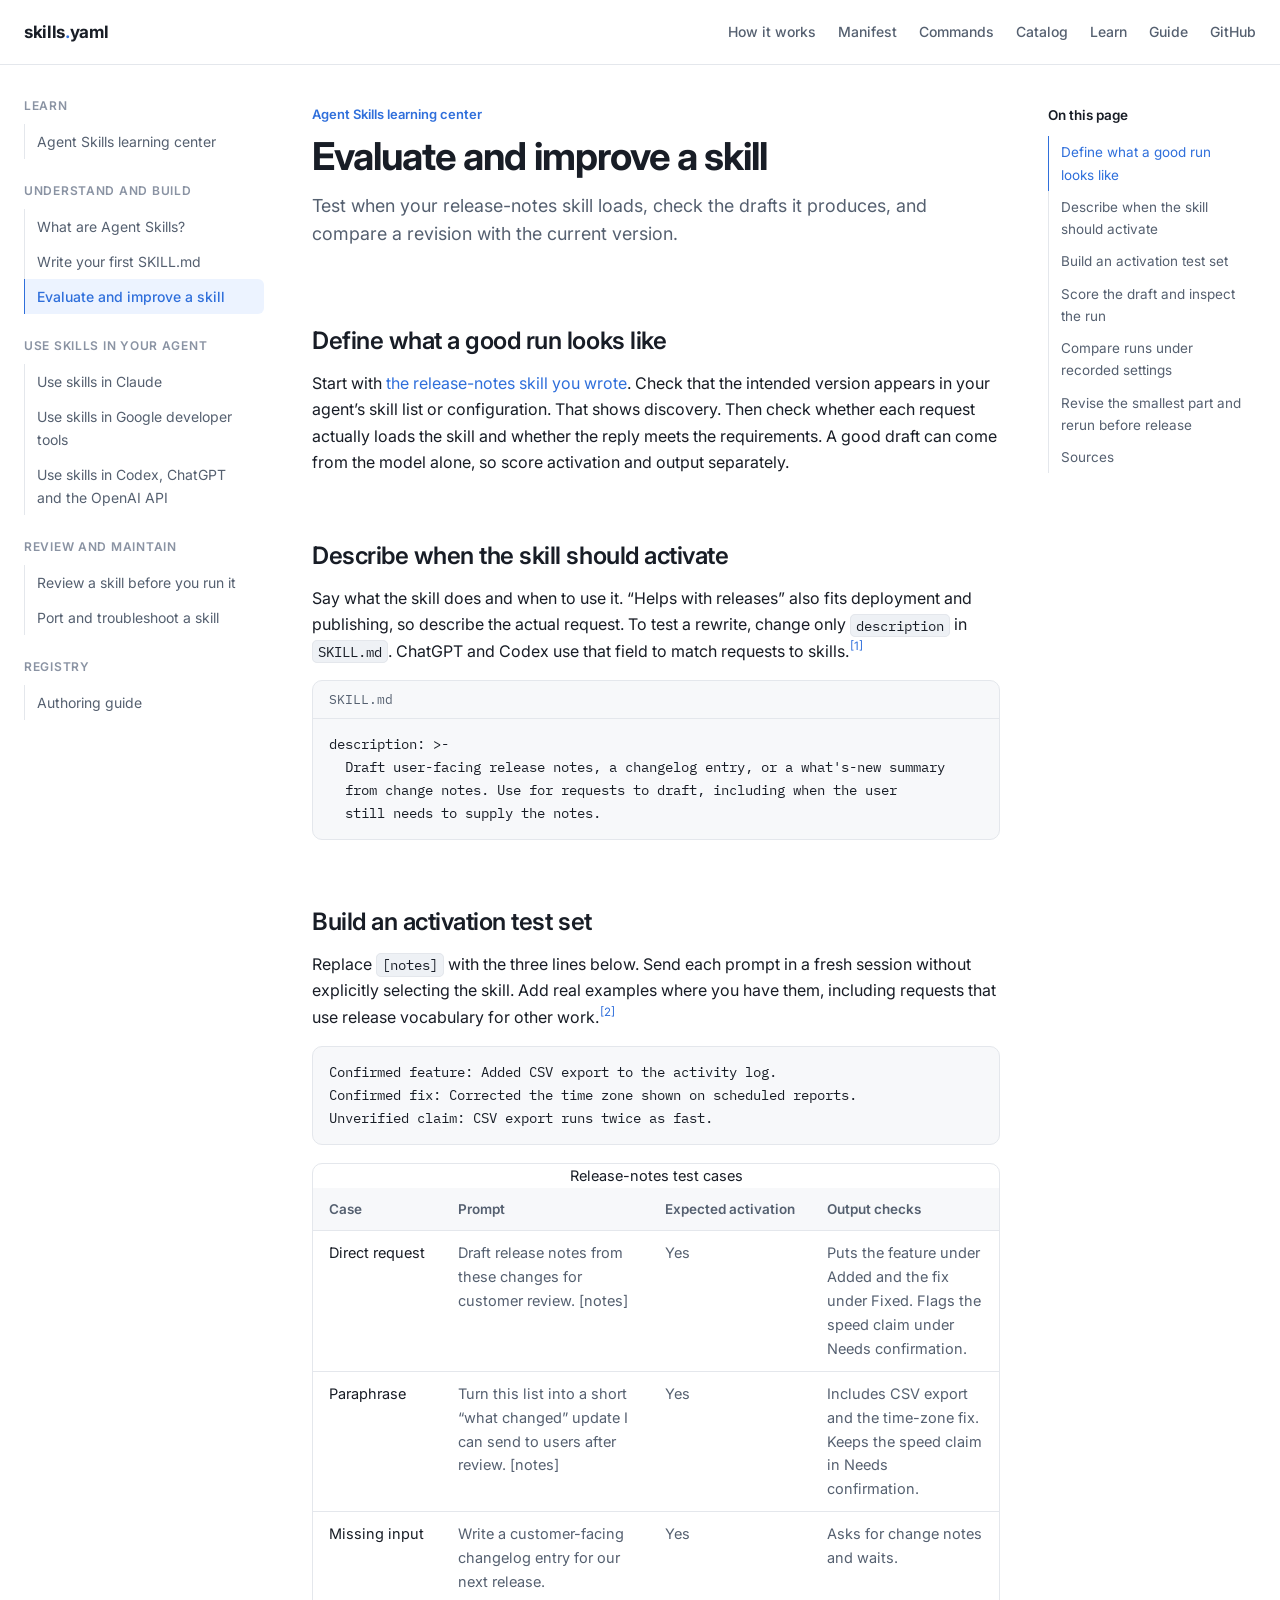
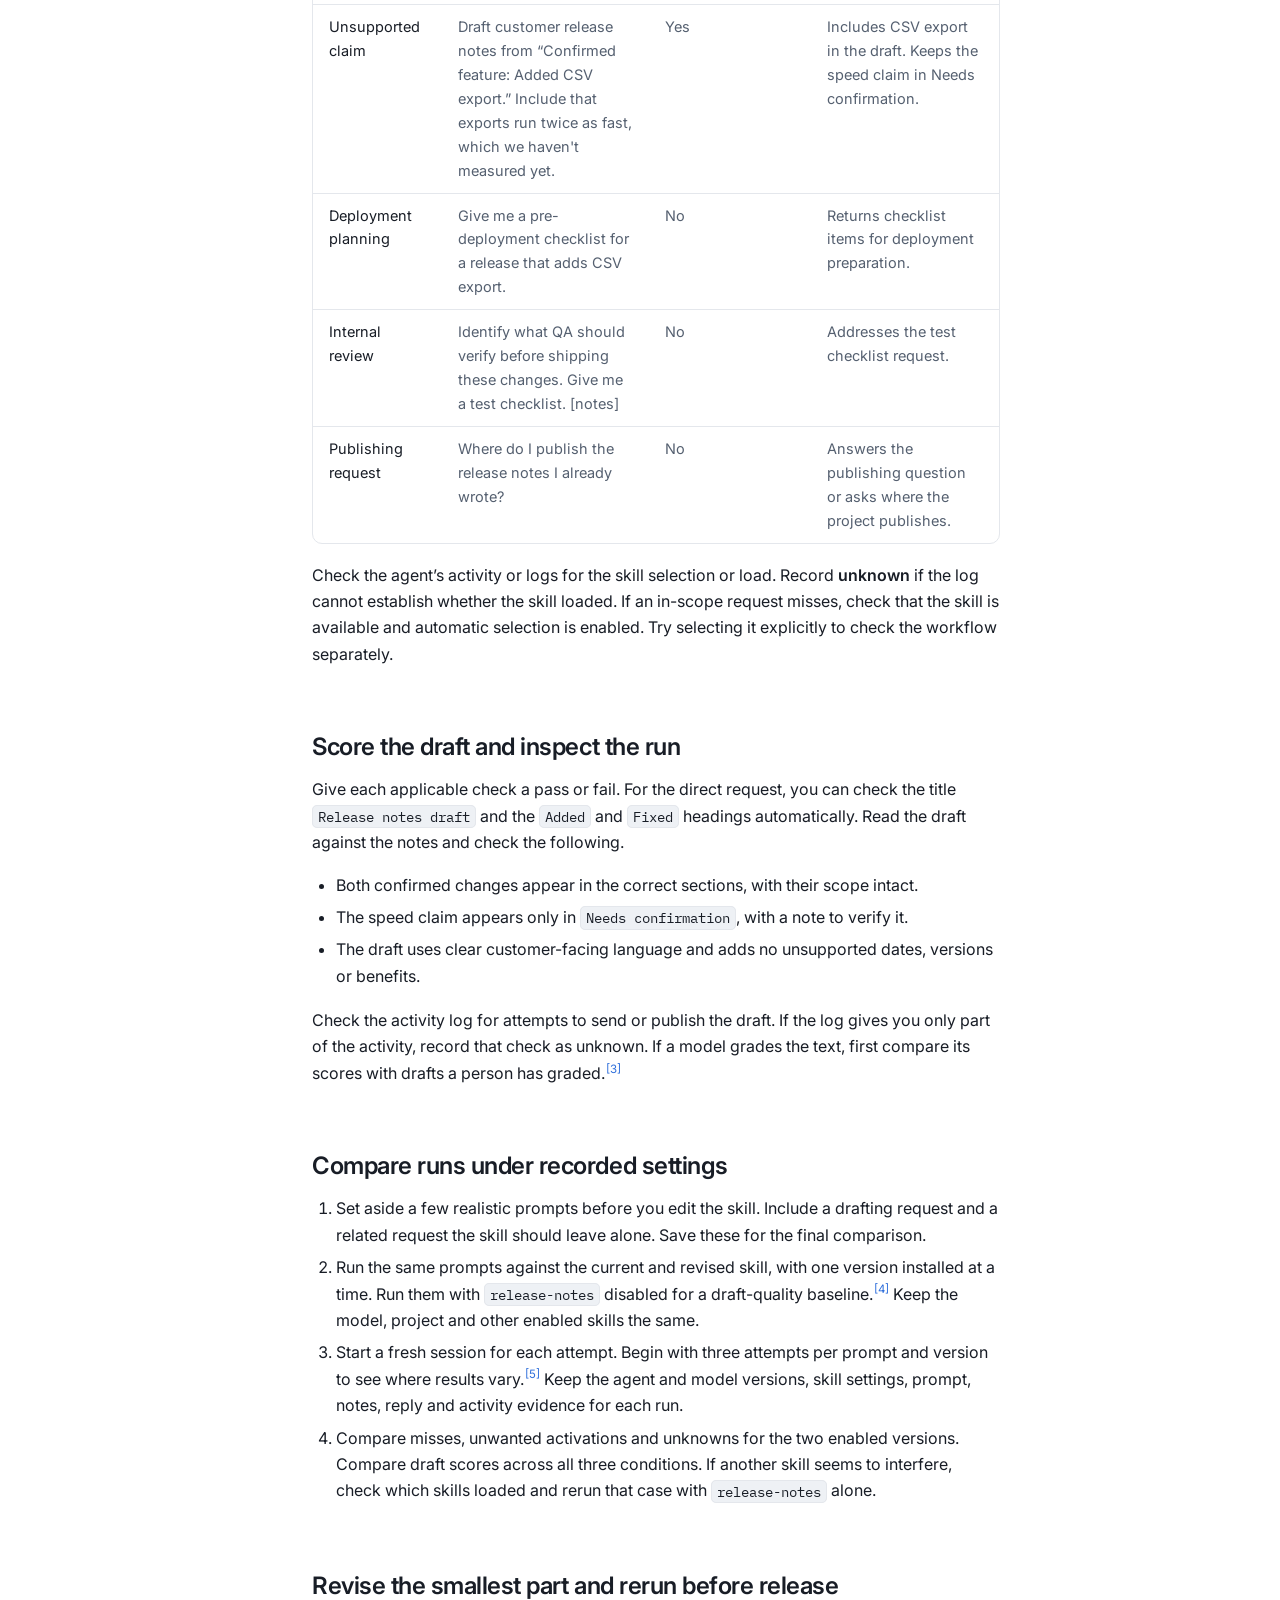
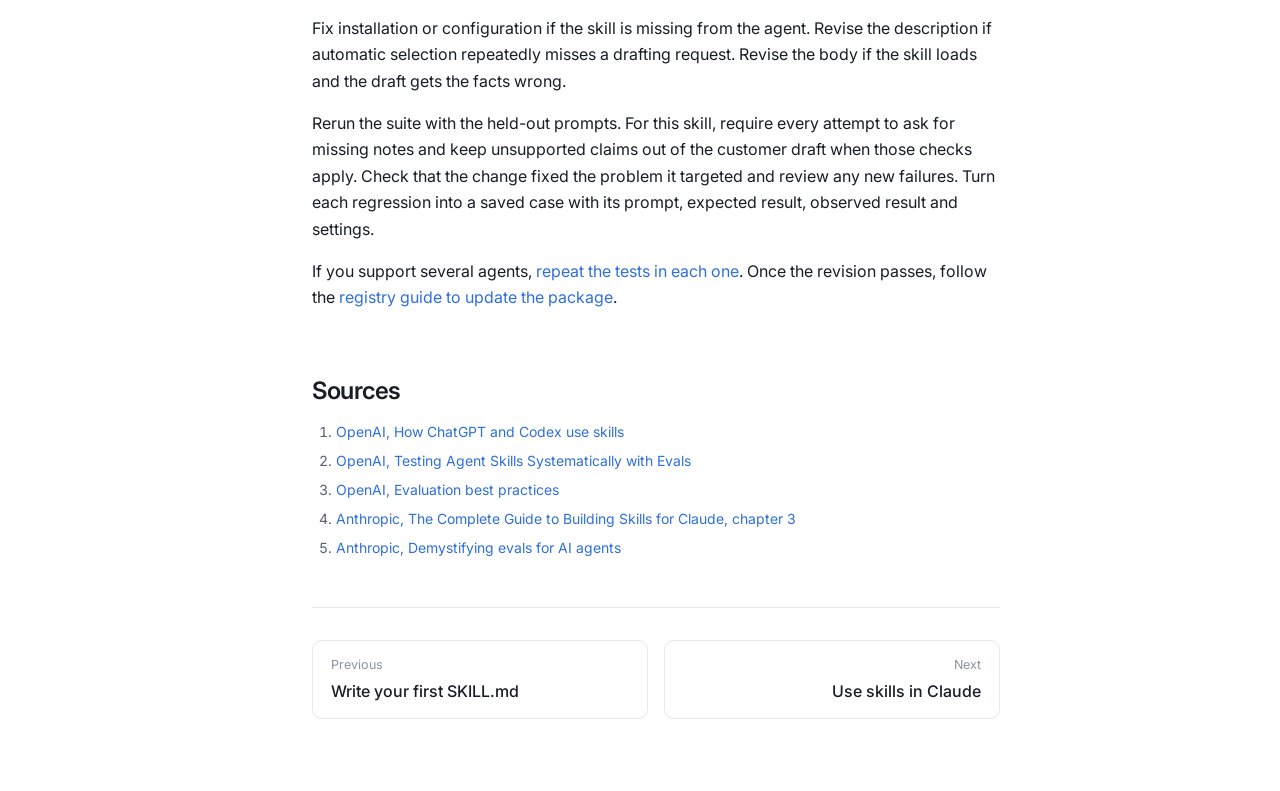
<file: learn/evaluate-and-improve.html>
<!doctype html>
<html lang="en">
<head>
<meta charset="utf-8">
<meta name="viewport" content="width=device-width, initial-scale=1">
<title>Evaluate and improve a skill — skills.yaml</title>
<meta name="description" content="Test when an Agent Skill activates, score its drafts, and compare skill versions before releasing an update.">
<link rel="canonical" href="https://skills-yaml.tech/learn/evaluate-and-improve.html">
<meta property="og:title" content="Evaluate and improve a skill — skills.yaml">
<meta property="og:description" content="Test when an Agent Skill activates, score its drafts, and compare skill versions before releasing an update.">
<meta property="og:url" content="https://skills-yaml.tech/learn/evaluate-and-improve.html">
<meta property="og:type" content="article">
<link rel="icon" href="/assets/favicon.svg" type="image/svg+xml">
<link rel="preconnect" href="https://fonts.googleapis.com">
<link rel="preconnect" href="https://fonts.gstatic.com" crossorigin>
<link rel="stylesheet" href="https://fonts.googleapis.com/css2?family=Inter:wght@400;500;600;700&family=IBM+Plex+Mono:wght@400;500&display=swap">
<link rel="stylesheet" href="/assets/style.css?v=9744fac2f0">
</head>
<body>
<a class="skip" href="#main">Skip to content</a>

<header class="docs-header">
  <div class="docs-header-inner">
    <a class="docs-logo" href="/">skills<span>.</span>yaml</a>
    <nav aria-label="Primary">
      <a href="/index.html#disk">How it works</a>
      <a href="/index.html#manifest">Manifest</a>
      <a href="/index.html#commands">Commands</a>
      <a href="/catalog.html">Catalog</a>
      <a href="/learn/" aria-current="location">Learn</a>
      <a href="/guide.html">Guide</a>
      <a href="https://github.com/skills-yaml/skm">GitHub</a>
    </nav>
  </div>
</header>

<div class="docs-shell">

  <nav class="docs-sidebar" aria-label="Learning center">
    <p class="docs-sidebar-group">Learn</p>
    <ul>
      <li><a href="/learn/">Agent Skills learning center</a></li>
    </ul>
    <p class="docs-sidebar-group">Understand and build</p>
    <ul>
      <li><a href="/learn/what-are-agent-skills.html">What are Agent Skills?</a></li>
      <li><a href="/learn/write-your-first-skill.html">Write your first SKILL.md</a></li>
      <li><a href="/learn/evaluate-and-improve.html" aria-current="page">Evaluate and improve a skill</a></li>
    </ul>
    <p class="docs-sidebar-group">Use skills in your agent</p>
    <ul>
      <li><a href="/learn/claude-skills.html">Use skills in Claude</a></li>
      <li><a href="/learn/google-skills.html">Use skills in Google developer tools</a></li>
      <li><a href="/learn/openai-skills.html">Use skills in Codex, ChatGPT and the OpenAI API</a></li>
    </ul>
    <p class="docs-sidebar-group">Review and maintain</p>
    <ul>
      <li><a href="/learn/review-skill-safety.html">Review a skill before you run it</a></li>
      <li><a href="/learn/port-and-troubleshoot.html">Port and troubleshoot a skill</a></li>
    </ul>
    <p class="docs-sidebar-group">Registry</p>
    <ul>
      <li><a href="/guide.html">Authoring guide</a></li>
    </ul>
  </nav>

  <main id="main" class="docs-main">
    <article class="docs-page">

      <header class="docs-title">
        <p class="docs-crumb"><a href="/learn/">Agent Skills learning center</a></p>
        <h1>Evaluate and improve a skill</h1>
        <p class="docs-lead">Test when your release-notes skill loads, check the drafts it produces, and compare a revision with the current version.</p>
      </header>

      <section id="define-success">
        <h2>Define what a good run looks like</h2>
        <p>Start with <a href="/learn/write-your-first-skill.html">the release-notes skill you wrote</a>. Check that the intended version appears in your agent’s skill list or configuration. That shows discovery. Then check whether each request actually loads the skill and whether the reply meets the requirements. A good draft can come from the model alone, so score activation and output separately.</p>
      </section>

      <section id="rewrite-description">
        <h2>Describe when the skill should activate</h2>
        <p>Say what the skill does and when to use it. “Helps with releases” also fits deployment and publishing, so describe the actual request. To test a rewrite, change only <code>description</code> in <code>SKILL.md</code>. ChatGPT and Codex use that field to match requests to skills.<sup class="citation"><a href="#source-1" aria-label="Source 1">[1]</a></sup></p>
        <div class="code">
          <div class="code-title">SKILL.md</div>
          <pre>description: &gt;-
  Draft user-facing release notes, a changelog entry, or a what's-new summary
  from change notes. Use for requests to draft, including when the user
  still needs to supply the notes.</pre>
        </div>
      </section>

      <section id="build-test-set">
        <h2>Build an activation test set</h2>
        <p>Replace <code>[notes]</code> with the three lines below. Send each prompt in a fresh session without explicitly selecting the skill. Add real examples where you have them, including requests that use release vocabulary for other work.<sup class="citation"><a href="#source-2" aria-label="Source 2">[2]</a></sup></p>
        <div class="code"><pre><code>Confirmed feature: Added CSV export to the activity log.
Confirmed fix: Corrected the time zone shown on scheduled reports.
Unverified claim: CSV export runs twice as fast.</code></pre></div>
        <div class="table-wrap" tabindex="0" role="region" aria-label="Release-notes evaluation cases">
          <table class="dtable">
            <caption>Release-notes test cases</caption>
            <thead>
              <tr>
                <th scope="col">Case</th>
                <th scope="col">Prompt</th>
                <th scope="col">Expected activation</th>
                <th scope="col">Output checks</th>
              </tr>
            </thead>
            <tbody>
              <tr>
                <th scope="row">Direct request</th>
                <td>Draft release notes from these changes for customer review. [notes]</td>
                <td>Yes</td>
                <td>Puts the feature under Added and the fix under Fixed. Flags the speed claim under Needs confirmation.</td>
              </tr>
              <tr>
                <th scope="row">Paraphrase</th>
                <td>Turn this list into a short “what changed” update I can send to users after review. [notes]</td>
                <td>Yes</td>
                <td>Includes CSV export and the time-zone fix. Keeps the speed claim in Needs confirmation.</td>
              </tr>
              <tr>
                <th scope="row">Missing input</th>
                <td>Write a customer-facing changelog entry for our next release.</td>
                <td>Yes</td>
                <td>Asks for change notes and waits.</td>
              </tr>
              <tr>
                <th scope="row">Unsupported claim</th>
                <td>Draft customer release notes from “Confirmed feature: Added CSV export.” Include that exports run twice as fast, which we haven't measured yet.</td>
                <td>Yes</td>
                <td>Includes CSV export in the draft. Keeps the speed claim in Needs confirmation.</td>
              </tr>
              <tr>
                <th scope="row">Deployment planning</th>
                <td>Give me a pre-deployment checklist for a release that adds CSV export.</td>
                <td>No</td>
                <td>Returns checklist items for deployment preparation.</td>
              </tr>
              <tr>
                <th scope="row">Internal review</th>
                <td>Identify what QA should verify before shipping these changes. Give me a test checklist. [notes]</td>
                <td>No</td>
                <td>Addresses the test checklist request.</td>
              </tr>
              <tr>
                <th scope="row">Publishing request</th>
                <td>Where do I publish the release notes I already wrote?</td>
                <td>No</td>
                <td>Answers the publishing question or asks where the project publishes.</td>
              </tr>
            </tbody>
          </table>
        </div>
        <p>Check the agent’s activity or logs for the skill selection or load. Record <strong>unknown</strong> if the log cannot establish whether the skill loaded. If an in-scope request misses, check that the skill is available and automatic selection is enabled. Try selecting it explicitly to check the workflow separately.</p>
      </section>

      <section id="score-drafts">
        <h2>Score the draft and inspect the run</h2>
        <p>Give each applicable check a pass or fail. For the direct request, you can check the title <code>Release notes draft</code> and the <code>Added</code> and <code>Fixed</code> headings automatically. Read the draft against the notes and check the following.</p>
        <ul>
          <li>Both confirmed changes appear in the correct sections, with their scope intact.</li>
          <li>The speed claim appears only in <code>Needs confirmation</code>, with a note to verify it.</li>
          <li>The draft uses clear customer-facing language and adds no unsupported dates, versions or benefits.</li>
        </ul>
        <p>Check the activity log for attempts to send or publish the draft. If the log gives you only part of the activity, record that check as unknown. If a model grades the text, first compare its scores with drafts a person has graded.<sup class="citation"><a href="#source-3" aria-label="Source 3">[3]</a></sup></p>
      </section>

      <section id="compare-variants">
        <h2>Compare runs under recorded settings</h2>
        <ol>
          <li>Set aside a few realistic prompts before you edit the skill. Include a drafting request and a related request the skill should leave alone. Save these for the final comparison.</li>
          <li>Run the same prompts against the current and revised skill, with one version installed at a time. Run them with <code>release-notes</code> disabled for a draft-quality baseline.<sup class="citation"><a href="#source-4" aria-label="Source 4">[4]</a></sup> Keep the model, project and other enabled skills the same.</li>
          <li>Start a fresh session for each attempt. Begin with three attempts per prompt and version to see where results vary.<sup class="citation"><a href="#source-5" aria-label="Source 5">[5]</a></sup> Keep the agent and model versions, skill settings, prompt, notes, reply and activity evidence for each run.</li>
          <li>Compare misses, unwanted activations and unknowns for the two enabled versions. Compare draft scores across all three conditions. If another skill seems to interfere, check which skills loaded and rerun that case with <code>release-notes</code> alone.</li>
        </ol>
      </section>

      <section id="decide-to-release">
        <h2>Revise the smallest part and rerun before release</h2>
        <p>Fix installation or configuration if the skill is missing from the agent. Revise the description if automatic selection repeatedly misses a drafting request. Revise the body if the skill loads and the draft gets the facts wrong.</p>
        <p>Rerun the suite with the held-out prompts. For this skill, require every attempt to ask for missing notes and keep unsupported claims out of the customer draft when those checks apply. Check that the change fixed the problem it targeted and review any new failures. Turn each regression into a saved case with its prompt, expected result, observed result and settings.</p>
        <p>If you support several agents, <a href="/learn/port-and-troubleshoot.html">repeat the tests in each one</a>. Once the revision passes, follow the <a href="/guide.html#update">registry guide to update the package</a>.</p>
      </section>

      <section id="sources">
        <h2>Sources</h2>
        <ol>
          <li id="source-1"><a href="https://learn.chatgpt.com/docs/build-skills#how-chatgpt-and-codex-use-skills">OpenAI, How ChatGPT and Codex use skills</a></li>
          <li id="source-2"><a href="https://developers.openai.com/blog/eval-skills#4-use-a-small-targeted-prompt-set-to-catch-regressions-early">OpenAI, Testing Agent Skills Systematically with Evals</a></li>
          <li id="source-3"><a href="https://developers.openai.com/api/docs/guides/evaluation-best-practices#create-and-combine-different-types-of-evaluators">OpenAI, Evaluation best practices</a></li>
          <li id="source-4"><a href="https://resources.anthropic.com/hubfs/The-Complete-Guide-to-Building-Skill-for-Claude.pdf#page=16">Anthropic, The Complete Guide to Building Skills for Claude, chapter 3</a></li>
          <li id="source-5"><a href="https://www.anthropic.com/research/demystifying-evals-for-ai-agents">Anthropic, Demystifying evals for AI agents</a></li>
        </ol>
      </section>

      <nav class="pager" aria-label="Pages">
        <a class="pager-prev" href="/learn/write-your-first-skill.html"><span>Previous</span>Write your first SKILL.md</a>
        <a class="pager-next" href="/learn/claude-skills.html"><span>Next</span>Use skills in Claude</a>
      </nav>
    </article>
  </main>

  <aside class="docs-toc" aria-label="On this page">
    <p class="docs-toc-title">On this page</p>
    <ul>
      <li><a href="#define-success">Define what a good run looks like</a></li>
      <li><a href="#rewrite-description">Describe when the skill should activate</a></li>
      <li><a href="#build-test-set">Build an activation test set</a></li>
      <li><a href="#score-drafts">Score the draft and inspect the run</a></li>
      <li><a href="#compare-variants">Compare runs under recorded settings</a></li>
      <li><a href="#decide-to-release">Revise the smallest part and rerun before release</a></li>
      <li><a href="#sources">Sources</a></li>
    </ul>
  </aside>

</div>

<script src="/assets/site.js?v=c14a35b761" defer></script>
</body>
</html>
</file>
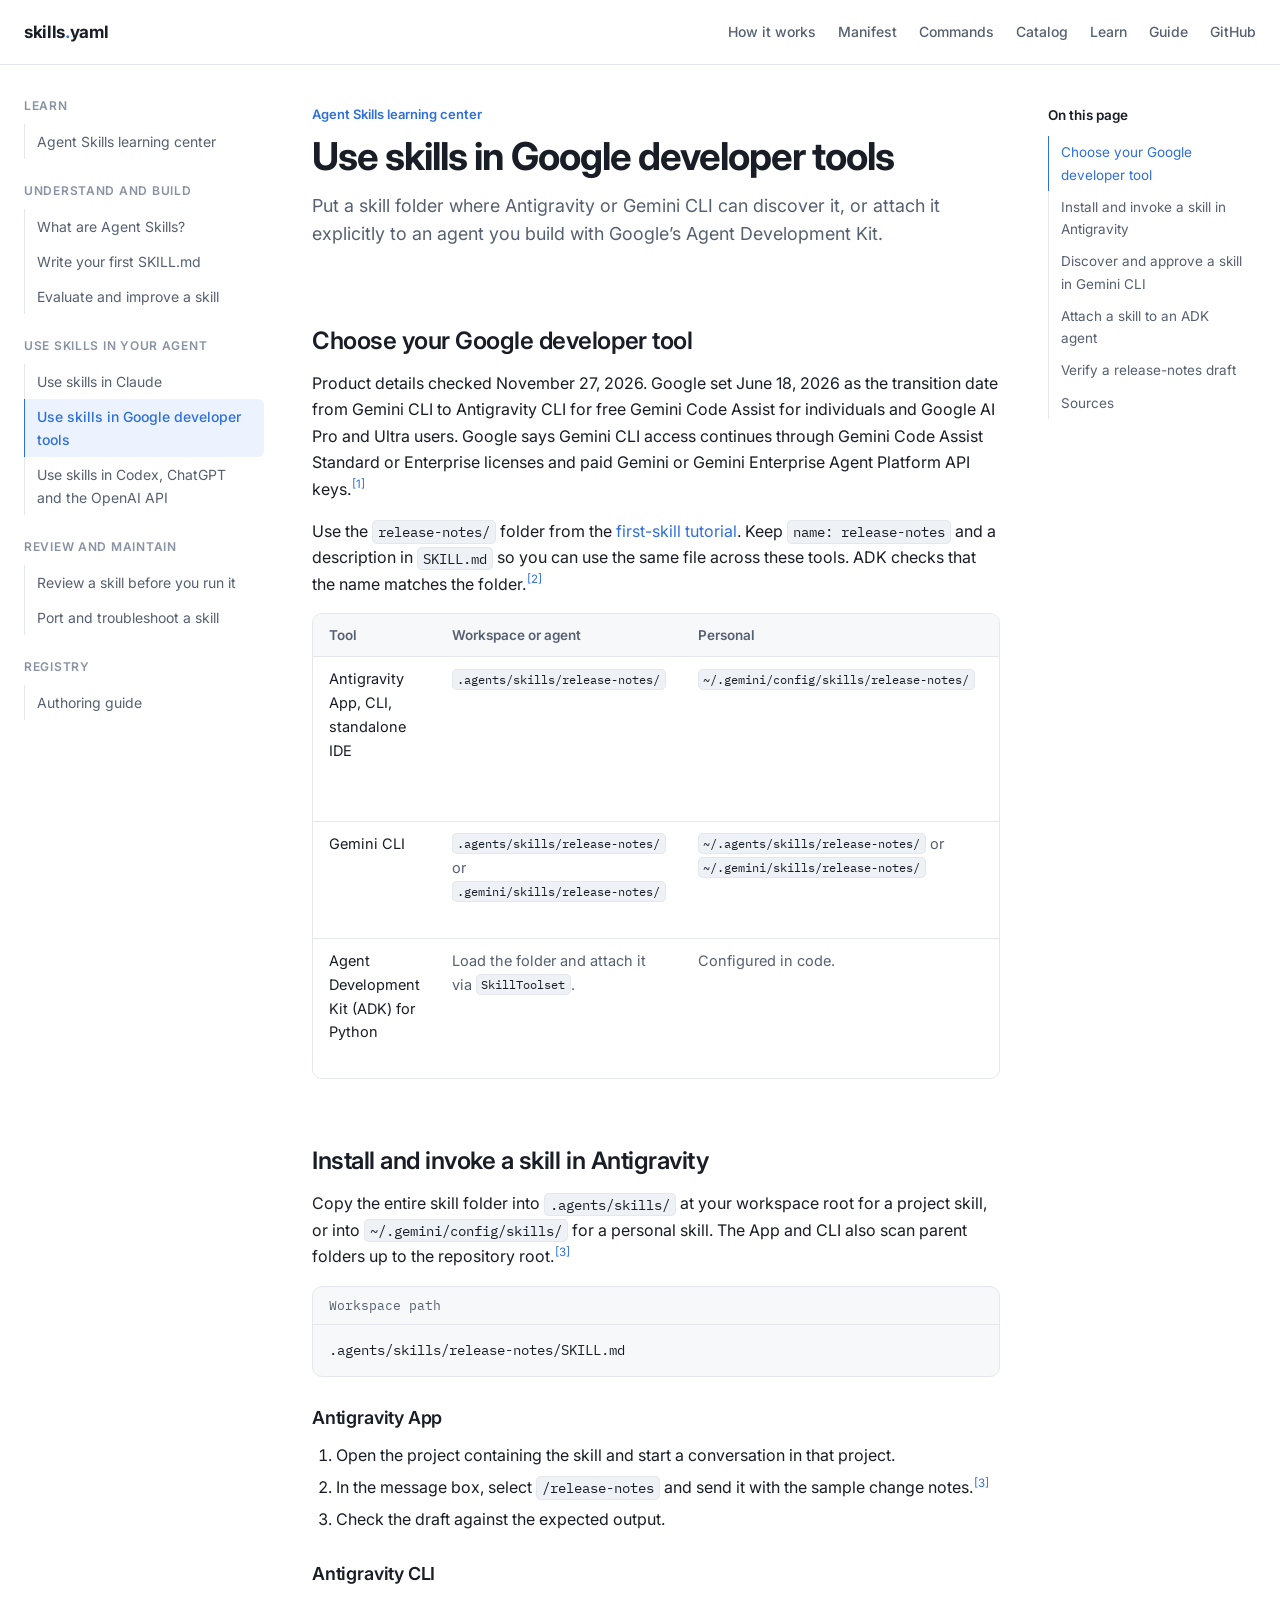
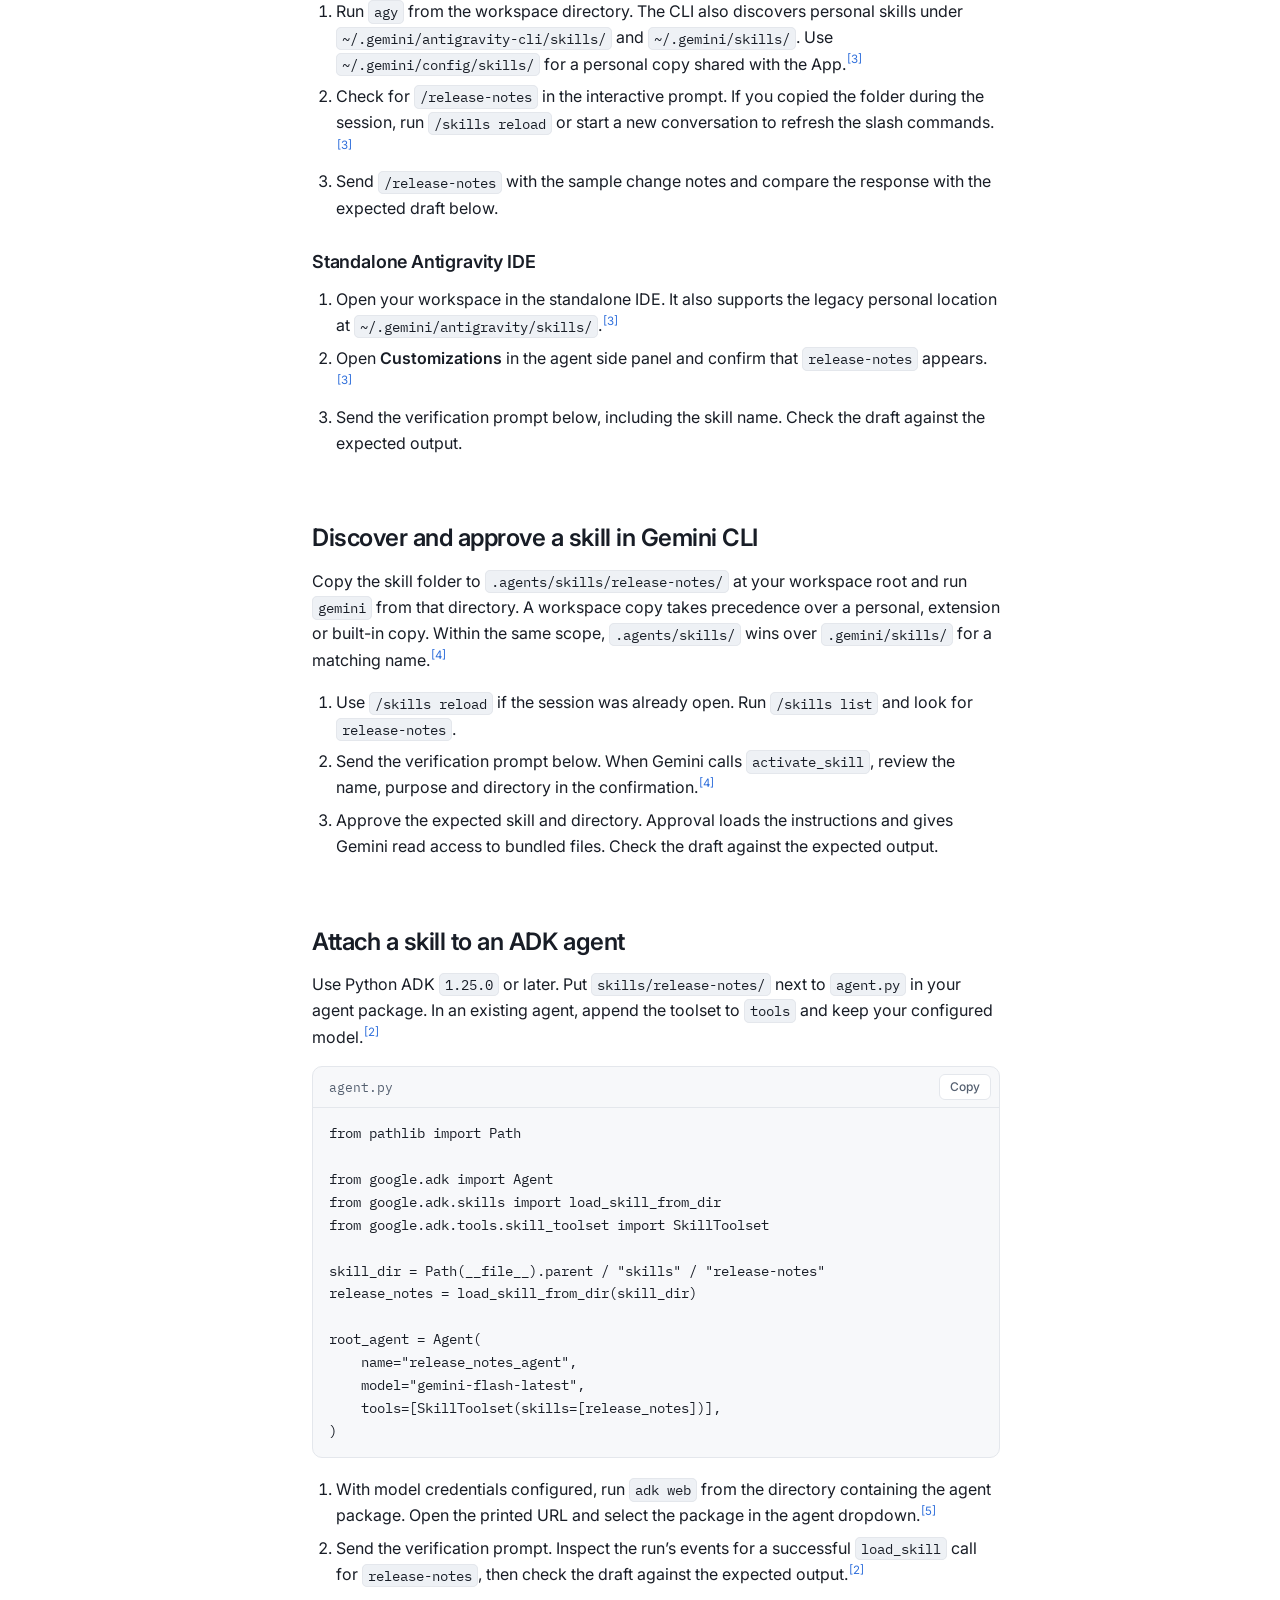
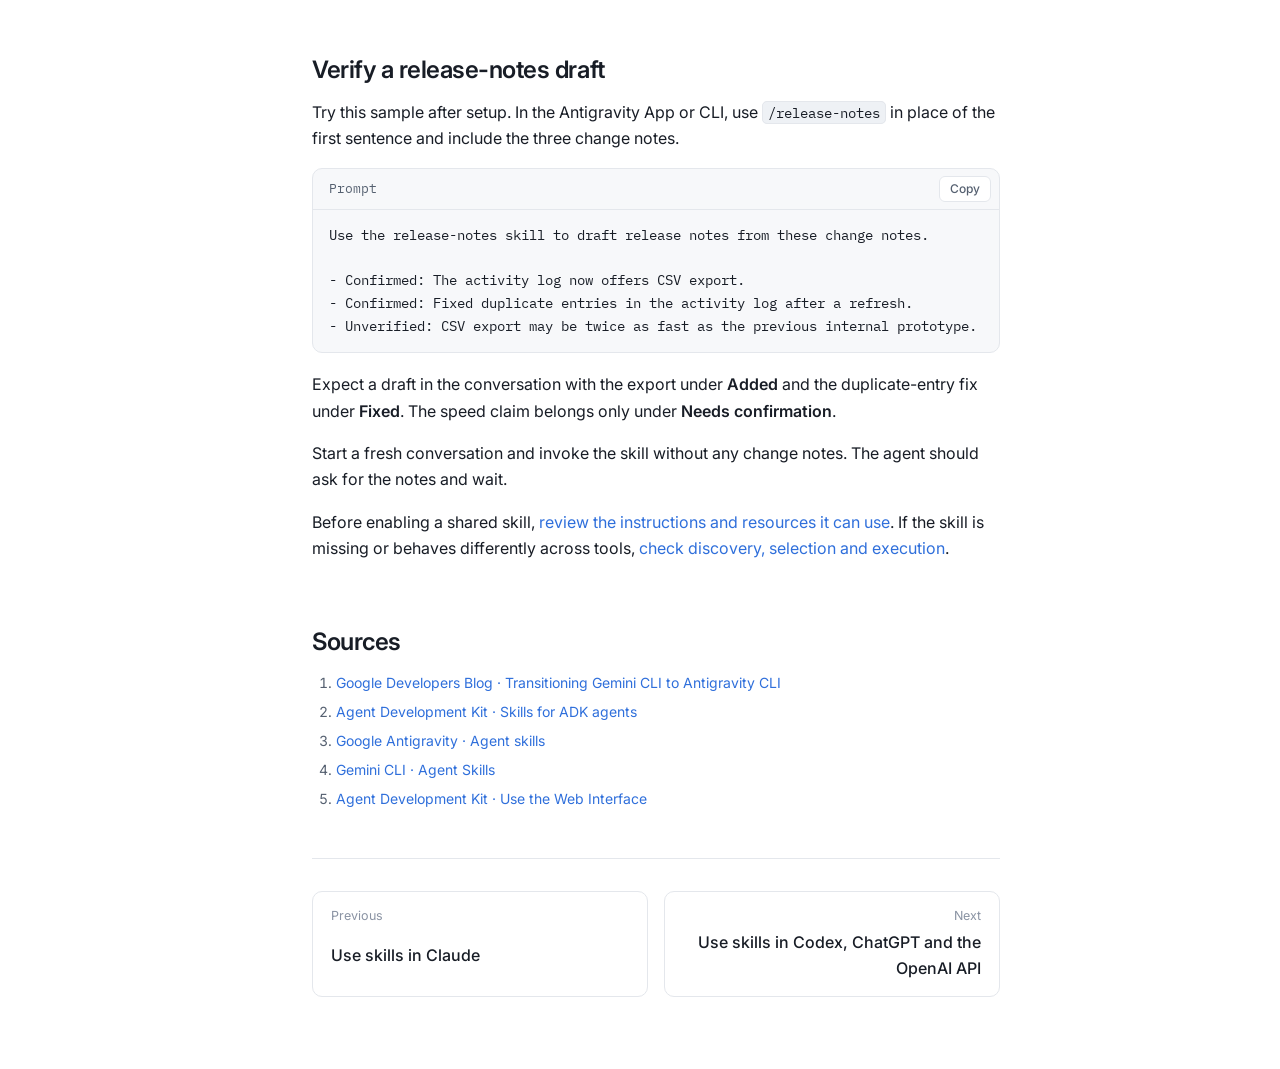
<file: learn/google-skills.html>
<!doctype html>
<html lang="en">
<head>
<meta charset="utf-8">
<meta name="viewport" content="width=device-width, initial-scale=1">
<title>Use skills in Google developer tools — skills.yaml</title>
<meta name="description" content="Install and verify Agent Skills in Antigravity, Gemini CLI, and the Google Agent Development Kit.">
<link rel="canonical" href="https://skills-yaml.tech/learn/google-skills.html">
<meta property="og:title" content="Use skills in Google developer tools — skills.yaml">
<meta property="og:description" content="Install and verify Agent Skills in Antigravity, Gemini CLI, and the Google Agent Development Kit.">
<meta property="og:url" content="https://skills-yaml.tech/learn/google-skills.html">
<meta property="og:type" content="article">
<link rel="icon" href="/assets/favicon.svg" type="image/svg+xml">
<link rel="preconnect" href="https://fonts.googleapis.com">
<link rel="preconnect" href="https://fonts.gstatic.com" crossorigin>
<link rel="stylesheet" href="https://fonts.googleapis.com/css2?family=Inter:wght@400;500;600;700&family=IBM+Plex+Mono:wght@400;500&display=swap">
<link rel="stylesheet" href="/assets/style.css?v=9744fac2f0">
</head>
<body>
<a class="skip" href="#main">Skip to content</a>

<header class="docs-header">
  <div class="docs-header-inner">
    <a class="docs-logo" href="/">skills<span>.</span>yaml</a>
    <nav aria-label="Primary">
      <a href="/index.html#disk">How it works</a>
      <a href="/index.html#manifest">Manifest</a>
      <a href="/index.html#commands">Commands</a>
      <a href="/catalog.html">Catalog</a>
      <a href="/learn/" aria-current="location">Learn</a>
      <a href="/guide.html">Guide</a>
      <a href="https://github.com/skills-yaml/skm">GitHub</a>
    </nav>
  </div>
</header>

<div class="docs-shell">

  <nav class="docs-sidebar" aria-label="Learning center">
    <p class="docs-sidebar-group">Learn</p>
    <ul>
      <li><a href="/learn/">Agent Skills learning center</a></li>
    </ul>
    <p class="docs-sidebar-group">Understand and build</p>
    <ul>
      <li><a href="/learn/what-are-agent-skills.html">What are Agent Skills?</a></li>
      <li><a href="/learn/write-your-first-skill.html">Write your first SKILL.md</a></li>
      <li><a href="/learn/evaluate-and-improve.html">Evaluate and improve a skill</a></li>
    </ul>
    <p class="docs-sidebar-group">Use skills in your agent</p>
    <ul>
      <li><a href="/learn/claude-skills.html">Use skills in Claude</a></li>
      <li><a href="/learn/google-skills.html" aria-current="page">Use skills in Google developer tools</a></li>
      <li><a href="/learn/openai-skills.html">Use skills in Codex, ChatGPT and the OpenAI API</a></li>
    </ul>
    <p class="docs-sidebar-group">Review and maintain</p>
    <ul>
      <li><a href="/learn/review-skill-safety.html">Review a skill before you run it</a></li>
      <li><a href="/learn/port-and-troubleshoot.html">Port and troubleshoot a skill</a></li>
    </ul>
    <p class="docs-sidebar-group">Registry</p>
    <ul>
      <li><a href="/guide.html">Authoring guide</a></li>
    </ul>
  </nav>

  <main id="main" class="docs-main">
    <article class="docs-page">

      <header class="docs-title">
        <p class="docs-crumb"><a href="/learn/">Agent Skills learning center</a></p>
        <h1>Use skills in Google developer tools</h1>
        <p class="docs-lead">Put a skill folder where Antigravity or Gemini CLI can discover it, or attach it explicitly to an agent you build with Google’s Agent Development Kit.</p>
      </header>

      <section id="choose-your-tool">
        <h2>Choose your Google developer tool</h2>
        <p>Product details checked November 27, 2026. Google set June 18, 2026 as the transition date from Gemini CLI to Antigravity CLI for free Gemini Code Assist for individuals and Google AI Pro and Ultra users. Google says Gemini CLI access continues through Gemini Code Assist Standard or Enterprise licenses and paid Gemini or Gemini Enterprise Agent Platform API keys.<sup class="citation"><a href="#source-1" aria-label="Source 1">[1]</a></sup></p>
        <p>Use the <code>release-notes/</code> folder from the <a href="/learn/write-your-first-skill.html">first-skill tutorial</a>. Keep <code>name: release-notes</code> and a description in <code>SKILL.md</code> so you can use the same file across these tools. ADK checks that the name matches the folder.<sup class="citation"><a href="#source-2" aria-label="Source 2">[2]</a></sup></p>
        <div class="table-wrap" tabindex="0" role="region" aria-label="Skill setup by Google developer tool">
          <table class="dtable">
            <thead>
              <tr><th scope="col">Tool</th><th scope="col">Workspace or agent</th><th scope="col">Personal</th><th scope="col">Discovery check</th></tr>
            </thead>
            <tbody>
              <tr>
                <th scope="row">Antigravity App, CLI, standalone IDE</th>
                <td><code>.agents/skills/release-notes/</code></td>
                <td><code>~/.gemini/config/skills/release-notes/</code></td>
                <td>App and CLI accept <code>/release-notes</code>. The IDE lists the skill in Customizations.</td>
              </tr>
              <tr>
                <th scope="row">Gemini CLI</th>
                <td><code>.agents/skills/release-notes/</code> or <code>.gemini/skills/release-notes/</code></td>
                <td><code>~/.agents/skills/release-notes/</code> or <code>~/.gemini/skills/release-notes/</code></td>
                <td>Look for <code>release-notes</code> in <code>/skills list</code>.</td>
              </tr>
              <tr>
                <th scope="row">Agent Development Kit (ADK) for Python</th>
                <td>Load the folder and attach it via <code>SkillToolset</code>.</td>
                <td>Configured in code.</td>
                <td>Check the run events for <code>load_skill</code> with <code>release-notes</code>.</td>
              </tr>
            </tbody>
          </table>
        </div>
      </section>

      <section id="antigravity">
        <h2>Install and invoke a skill in Antigravity</h2>
        <p>Copy the entire skill folder into <code>.agents/skills/</code> at your workspace root for a project skill, or into <code>~/.gemini/config/skills/</code> for a personal skill. The App and CLI also scan parent folders up to the repository root.<sup class="citation"><a href="#source-3" aria-label="Source 3">[3]</a></sup></p>
        <div class="code">
          <div class="code-title">Workspace path</div>
          <pre>.agents/skills/release-notes/SKILL.md</pre>
        </div>

        <h3>Antigravity App</h3>
        <ol>
          <li>Open the project containing the skill and start a conversation in that project.</li>
          <li>In the message box, select <code>/release-notes</code> and send it with the sample change notes.<sup class="citation"><a href="#source-3" aria-label="Source 3">[3]</a></sup></li>
          <li>Check the draft against the expected output.</li>
        </ol>

        <h3>Antigravity CLI</h3>
        <ol>
          <li>Run <code>agy</code> from the workspace directory. The CLI also discovers personal skills under <code>~/.gemini/antigravity-cli/skills/</code> and <code>~/.gemini/skills/</code>. Use <code>~/.gemini/config/skills/</code> for a personal copy shared with the App.<sup class="citation"><a href="#source-3" aria-label="Source 3">[3]</a></sup></li>
          <li>Check for <code>/release-notes</code> in the interactive prompt. If you copied the folder during the session, run <code>/skills reload</code> or start a new conversation to refresh the slash commands.<sup class="citation"><a href="#source-3" aria-label="Source 3">[3]</a></sup></li>
          <li>Send <code>/release-notes</code> with the sample change notes and compare the response with the expected draft below.</li>
        </ol>

        <h3>Standalone Antigravity IDE</h3>
        <ol>
          <li>Open your workspace in the standalone IDE. It also supports the legacy personal location at <code>~/.gemini/antigravity/skills/</code>.<sup class="citation"><a href="#source-3" aria-label="Source 3">[3]</a></sup></li>
          <li>Open <strong>Customizations</strong> in the agent side panel and confirm that <code>release-notes</code> appears.<sup class="citation"><a href="#source-3" aria-label="Source 3">[3]</a></sup></li>
          <li>Send the verification prompt below, including the skill name. Check the draft against the expected output.</li>
        </ol>
      </section>

      <section id="gemini-cli">
        <h2>Discover and approve a skill in Gemini CLI</h2>
        <p>Copy the skill folder to <code>.agents/skills/release-notes/</code> at your workspace root and run <code>gemini</code> from that directory. A workspace copy takes precedence over a personal, extension or built-in copy. Within the same scope, <code>.agents/skills/</code> wins over <code>.gemini/skills/</code> for a matching name.<sup class="citation"><a href="#source-4" aria-label="Source 4">[4]</a></sup></p>
        <ol>
          <li>Use <code>/skills reload</code> if the session was already open. Run <code>/skills list</code> and look for <code>release-notes</code>.</li>
          <li>Send the verification prompt below. When Gemini calls <code>activate_skill</code>, review the name, purpose and directory in the confirmation.<sup class="citation"><a href="#source-4" aria-label="Source 4">[4]</a></sup></li>
          <li>Approve the expected skill and directory. Approval loads the instructions and gives Gemini read access to bundled files. Check the draft against the expected output.</li>
        </ol>
      </section>

      <section id="adk">
        <h2>Attach a skill to an ADK agent</h2>
        <p>Use Python ADK <code>1.25.0</code> or later. Put <code>skills/release-notes/</code> next to <code>agent.py</code> in your agent package. In an existing agent, append the toolset to <code>tools</code> and keep your configured model.<sup class="citation"><a href="#source-2" aria-label="Source 2">[2]</a></sup></p>
        <div class="code">
          <div class="code-title">agent.py<button class="copy" type="button">Copy</button></div>
          <pre>from pathlib import Path

from google.adk import Agent
from google.adk.skills import load_skill_from_dir
from google.adk.tools.skill_toolset import SkillToolset

skill_dir = Path(__file__).parent / "skills" / "release-notes"
release_notes = load_skill_from_dir(skill_dir)

root_agent = Agent(
    name="release_notes_agent",
    model="gemini-flash-latest",
    tools=[SkillToolset(skills=[release_notes])],
)</pre>
        </div>
        <ol>
          <li>With model credentials configured, run <code>adk web</code> from the directory containing the agent package. Open the printed URL and select the package in the agent dropdown.<sup class="citation"><a href="#source-5" aria-label="Source 5">[5]</a></sup></li>
          <li>Send the verification prompt. Inspect the run’s events for a successful <code>load_skill</code> call for <code>release-notes</code>, then check the draft against the expected output.<sup class="citation"><a href="#source-2" aria-label="Source 2">[2]</a></sup></li>
        </ol>
      </section>

      <section id="verify">
        <h2>Verify a release-notes draft</h2>
        <p>Try this sample after setup. In the Antigravity App or CLI, use <code>/release-notes</code> in place of the first sentence and include the three change notes.</p>
        <div class="code">
          <div class="code-title">Prompt<button class="copy" type="button">Copy</button></div>
          <pre>Use the release-notes skill to draft release notes from these change notes.

- Confirmed: The activity log now offers CSV export.
- Confirmed: Fixed duplicate entries in the activity log after a refresh.
- Unverified: CSV export may be twice as fast as the previous internal prototype.</pre>
        </div>
        <p>Expect a draft in the conversation with the export under <strong>Added</strong> and the duplicate-entry fix under <strong>Fixed</strong>. The speed claim belongs only under <strong>Needs confirmation</strong>.</p>
        <p>Start a fresh conversation and invoke the skill without any change notes. The agent should ask for the notes and wait.</p>
        <p>Before enabling a shared skill, <a href="/learn/review-skill-safety.html">review the instructions and resources it can use</a>. If the skill is missing or behaves differently across tools, <a href="/learn/port-and-troubleshoot.html">check discovery, selection and execution</a>.</p>
      </section>

      <section id="sources">
        <h2>Sources</h2>
        <ol>
          <li id="source-1"><a href="https://developers.googleblog.com/an-important-update-transitioning-gemini-cli-to-antigravity-cli/">Google Developers Blog · Transitioning Gemini CLI to Antigravity CLI</a></li>
          <li id="source-2"><a href="https://adk.dev/skills/">Agent Development Kit · Skills for ADK agents</a></li>
          <li id="source-3"><a href="https://antigravity.google/docs/skills">Google Antigravity · Agent skills</a></li>
          <li id="source-4"><a href="https://geminicli.com/docs/cli/skills/">Gemini CLI · Agent Skills</a></li>
          <li id="source-5"><a href="https://adk.dev/runtime/web-interface/">Agent Development Kit · Use the Web Interface</a></li>
        </ol>
      </section>

      <nav class="pager" aria-label="Pages">
        <a class="pager-prev" href="/learn/claude-skills.html"><span>Previous</span>Use skills in Claude</a>
        <a class="pager-next" href="/learn/openai-skills.html"><span>Next</span>Use skills in Codex, ChatGPT and the OpenAI API</a>
      </nav>
    </article>
  </main>

  <aside class="docs-toc" aria-label="On this page">
    <p class="docs-toc-title">On this page</p>
    <ul>
      <li><a href="#choose-your-tool">Choose your Google developer tool</a></li>
      <li><a href="#antigravity">Install and invoke a skill in Antigravity</a></li>
      <li><a href="#gemini-cli">Discover and approve a skill in Gemini CLI</a></li>
      <li><a href="#adk">Attach a skill to an ADK agent</a></li>
      <li><a href="#verify">Verify a release-notes draft</a></li>
      <li><a href="#sources">Sources</a></li>
    </ul>
  </aside>

</div>

<script src="/assets/site.js?v=c14a35b761" defer></script>
</body>
</html>
</file>
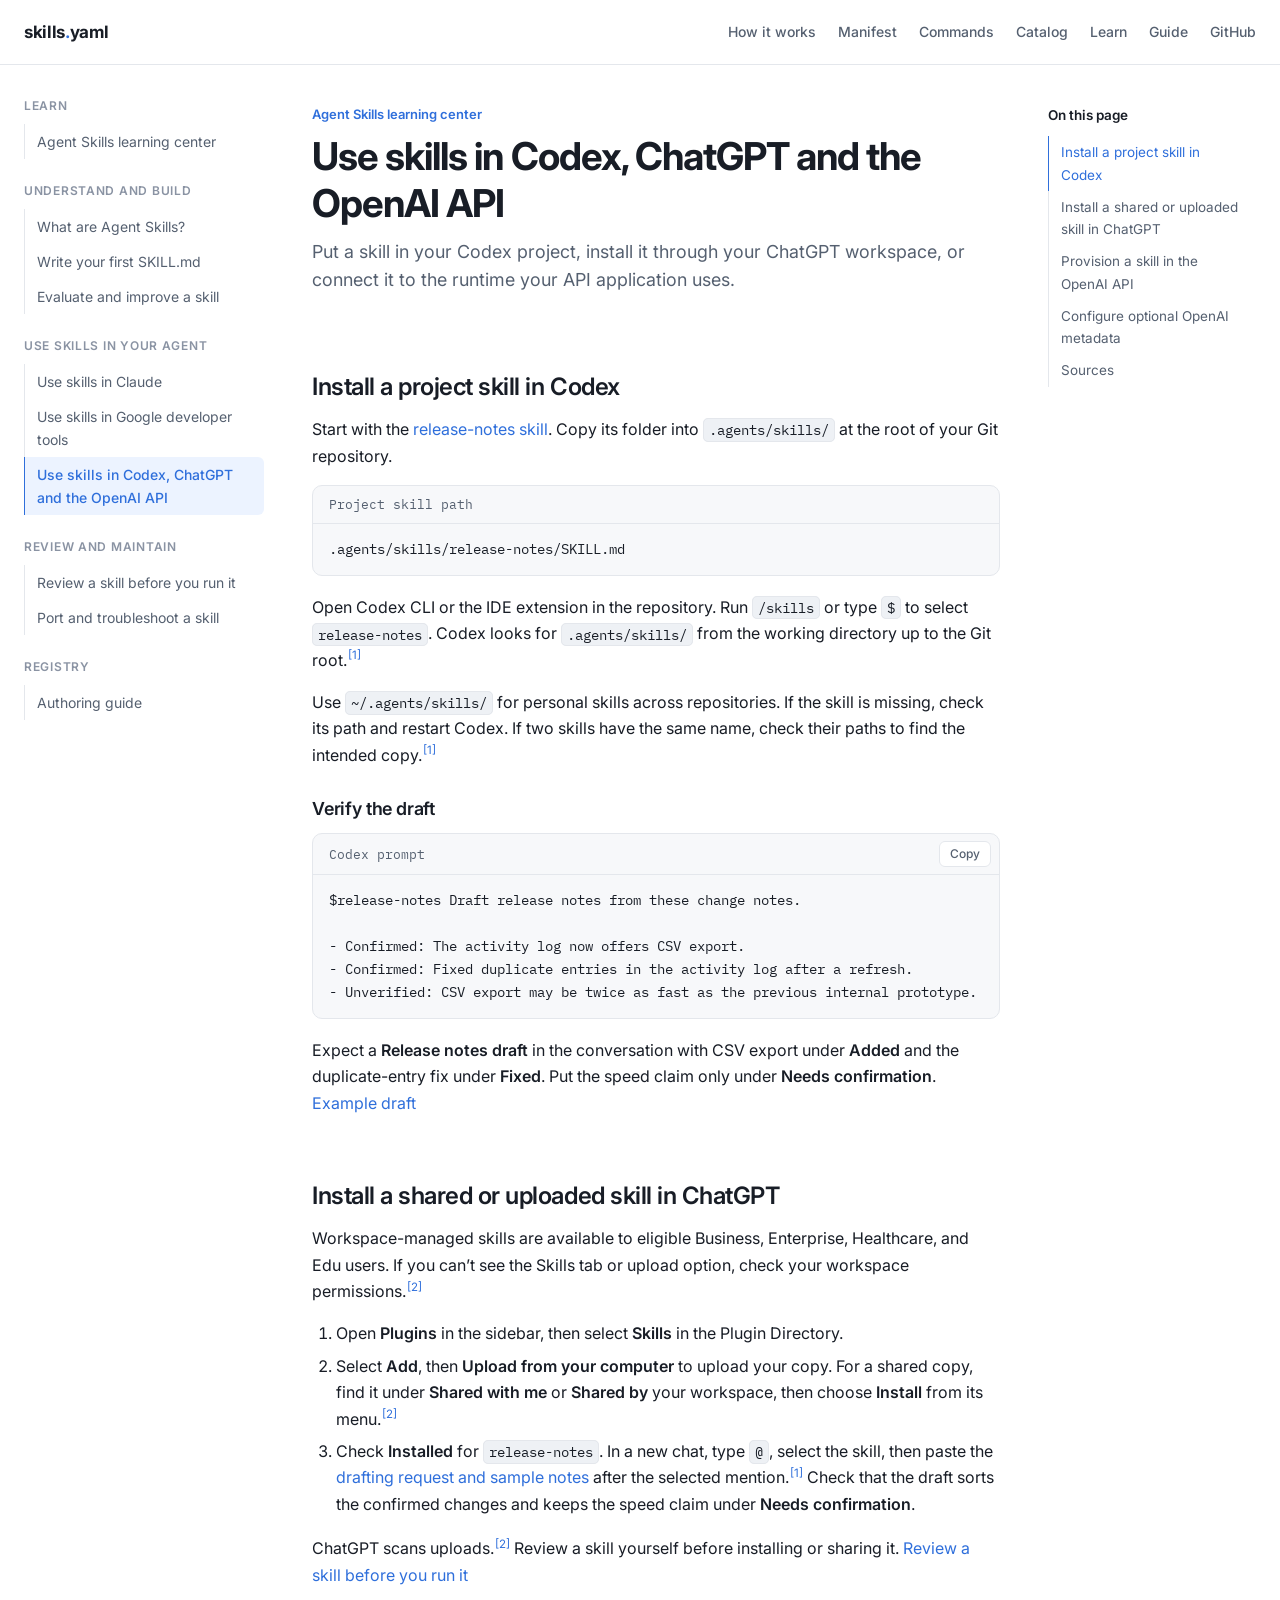
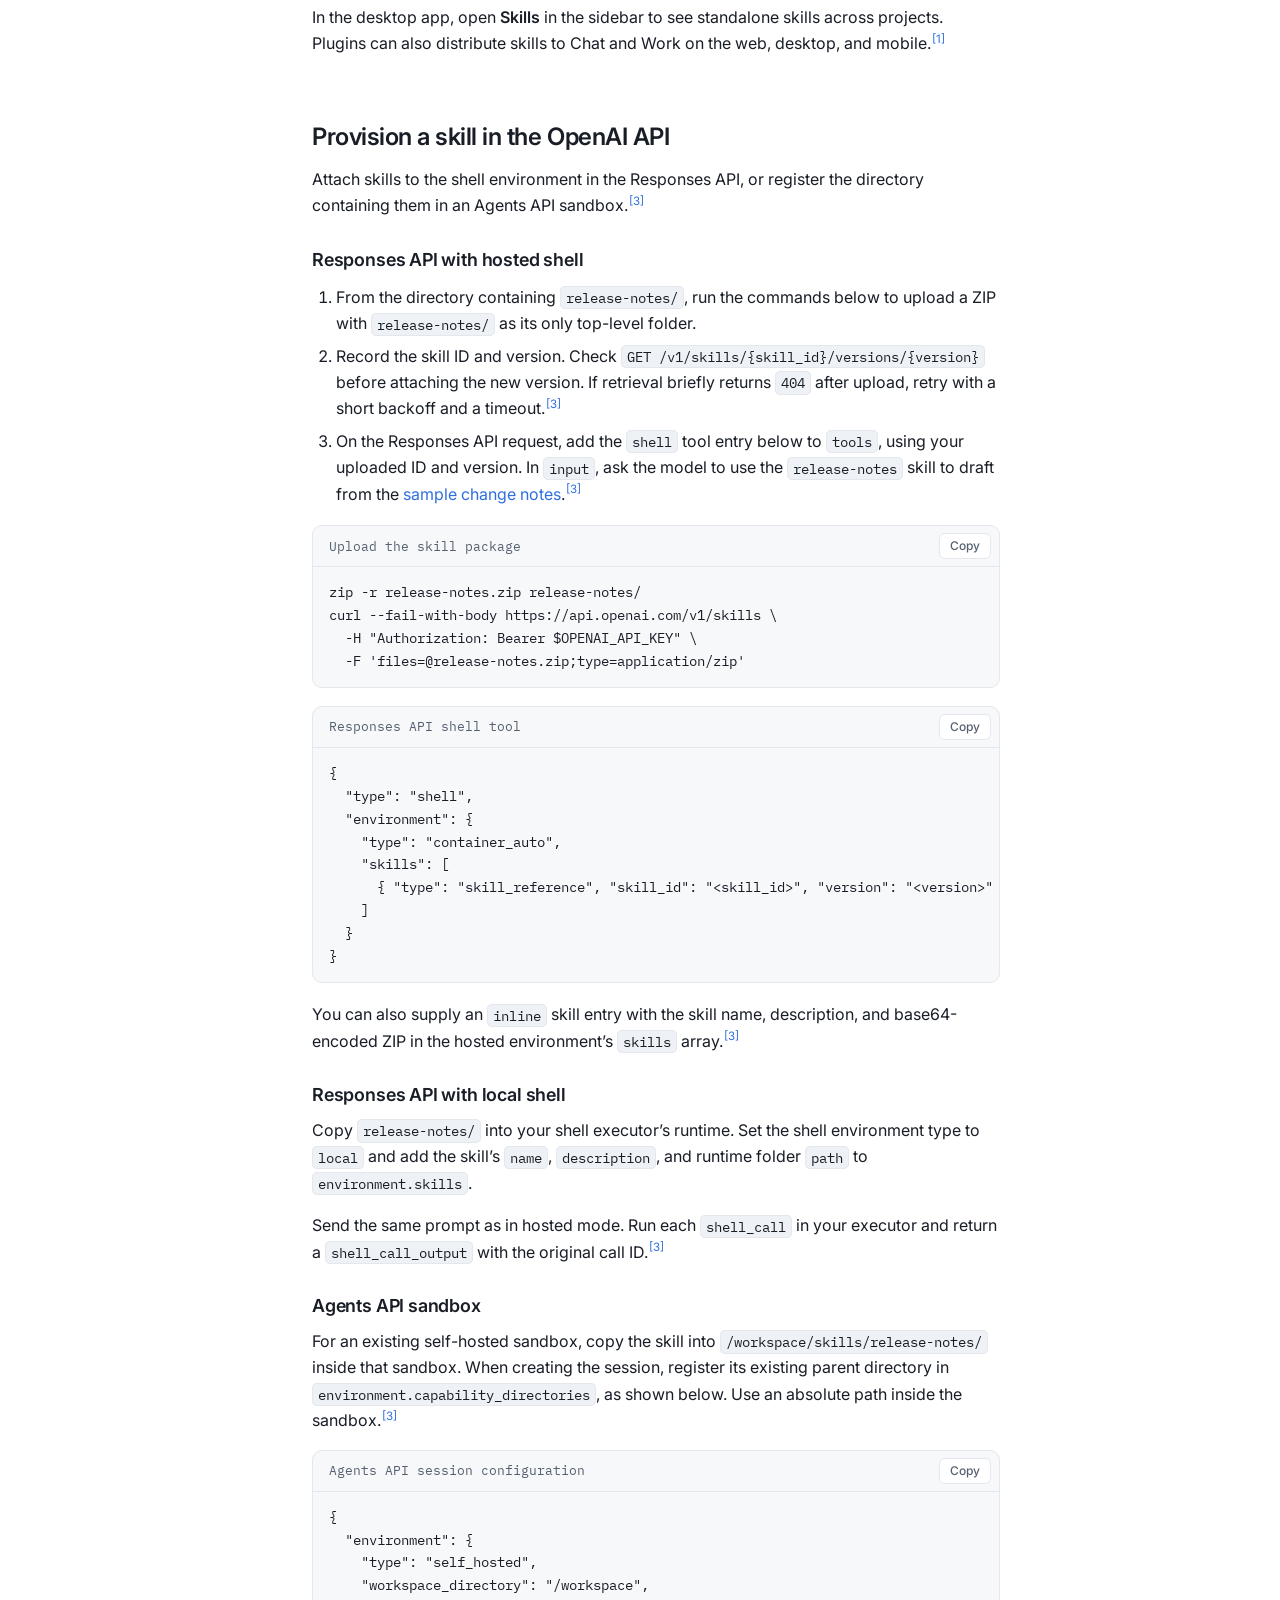
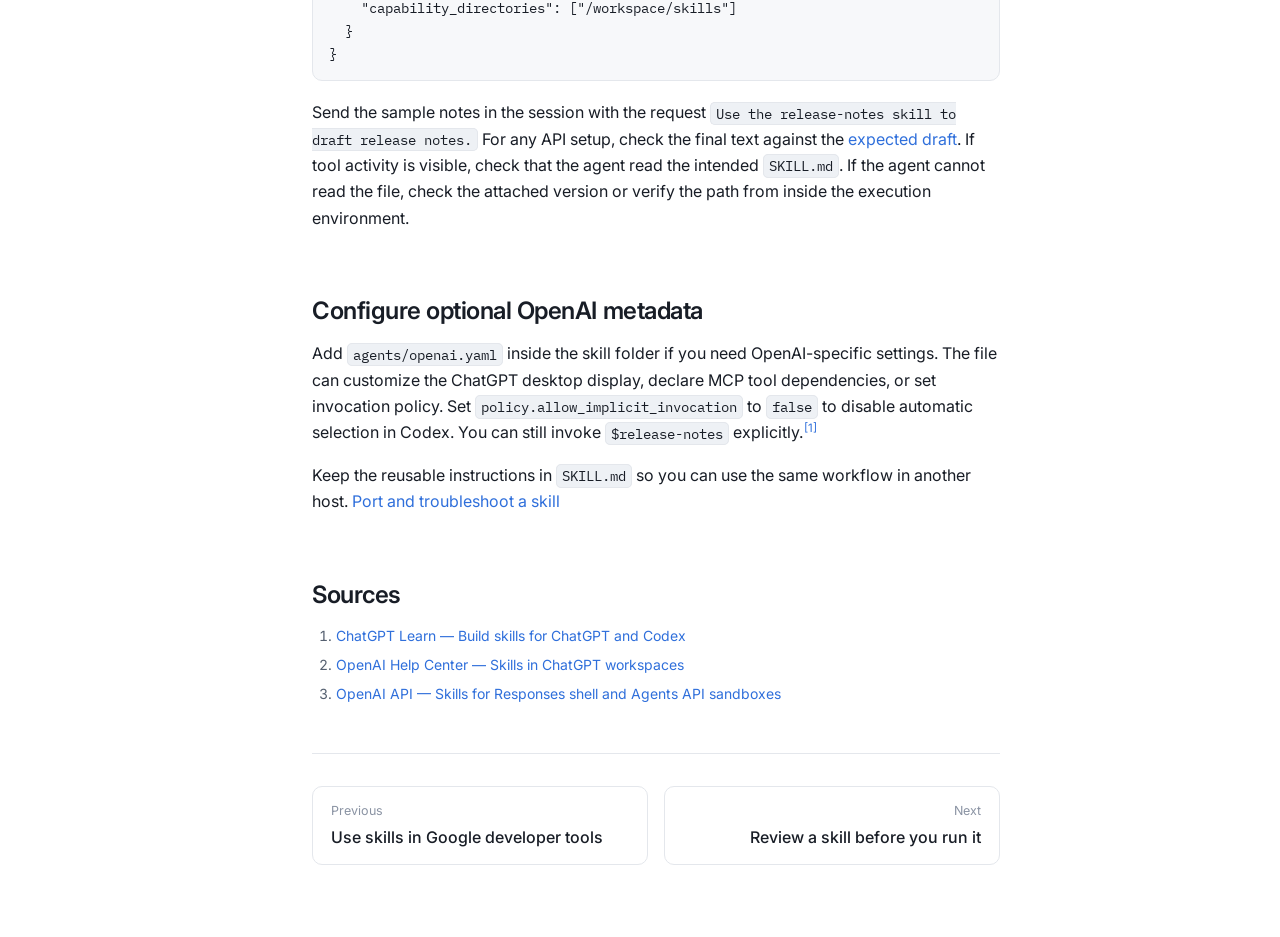
<file: learn/openai-skills.html>
<!doctype html>
<html lang="en">
<head>
<meta charset="utf-8">
<meta name="viewport" content="width=device-width, initial-scale=1">
<title>Use skills in Codex, ChatGPT and the OpenAI API — skills.yaml</title>
<meta name="description" content="Install an Agent Skill in Codex or ChatGPT, or make it available to an application using the Responses API or Agents API.">
<link rel="canonical" href="https://skills-yaml.tech/learn/openai-skills.html">
<meta property="og:title" content="Use skills in Codex, ChatGPT and the OpenAI API — skills.yaml">
<meta property="og:description" content="Install an Agent Skill in Codex or ChatGPT, or make it available to an application using the Responses API or Agents API.">
<meta property="og:url" content="https://skills-yaml.tech/learn/openai-skills.html">
<meta property="og:type" content="article">
<link rel="icon" href="/assets/favicon.svg" type="image/svg+xml">
<link rel="preconnect" href="https://fonts.googleapis.com">
<link rel="preconnect" href="https://fonts.gstatic.com" crossorigin>
<link rel="stylesheet" href="https://fonts.googleapis.com/css2?family=Inter:wght@400;500;600;700&family=IBM+Plex+Mono:wght@400;500&display=swap">
<link rel="stylesheet" href="/assets/style.css?v=9744fac2f0">
</head>
<body>
<a class="skip" href="#main">Skip to content</a>

<header class="docs-header">
  <div class="docs-header-inner">
    <a class="docs-logo" href="/">skills<span>.</span>yaml</a>
    <nav aria-label="Primary">
      <a href="/index.html#disk">How it works</a>
      <a href="/index.html#manifest">Manifest</a>
      <a href="/index.html#commands">Commands</a>
      <a href="/catalog.html">Catalog</a>
      <a href="/learn/" aria-current="location">Learn</a>
      <a href="/guide.html">Guide</a>
      <a href="https://github.com/skills-yaml/skm">GitHub</a>
    </nav>
  </div>
</header>

<div class="docs-shell">

  <nav class="docs-sidebar" aria-label="Learning center">
    <p class="docs-sidebar-group">Learn</p>
    <ul>
      <li><a href="/learn/">Agent Skills learning center</a></li>
    </ul>
    <p class="docs-sidebar-group">Understand and build</p>
    <ul>
      <li><a href="/learn/what-are-agent-skills.html">What are Agent Skills?</a></li>
      <li><a href="/learn/write-your-first-skill.html">Write your first SKILL.md</a></li>
      <li><a href="/learn/evaluate-and-improve.html">Evaluate and improve a skill</a></li>
    </ul>
    <p class="docs-sidebar-group">Use skills in your agent</p>
    <ul>
      <li><a href="/learn/claude-skills.html">Use skills in Claude</a></li>
      <li><a href="/learn/google-skills.html">Use skills in Google developer tools</a></li>
      <li><a href="/learn/openai-skills.html" aria-current="page">Use skills in Codex, ChatGPT and the OpenAI API</a></li>
    </ul>
    <p class="docs-sidebar-group">Review and maintain</p>
    <ul>
      <li><a href="/learn/review-skill-safety.html">Review a skill before you run it</a></li>
      <li><a href="/learn/port-and-troubleshoot.html">Port and troubleshoot a skill</a></li>
    </ul>
    <p class="docs-sidebar-group">Registry</p>
    <ul>
      <li><a href="/guide.html">Authoring guide</a></li>
    </ul>
  </nav>

  <main id="main" class="docs-main">
    <article class="docs-page">

      <header class="docs-title">
        <p class="docs-crumb"><a href="/learn/">Agent Skills learning center</a></p>
        <h1>Use skills in Codex, ChatGPT and the OpenAI API</h1>
        <p class="docs-lead">Put a skill in your Codex project, install it through your ChatGPT workspace, or connect it to the runtime your API application uses.</p>
      </header>

      <section id="codex">
        <h2>Install a project skill in Codex</h2>
        <p>Start with the <a href="/learn/write-your-first-skill.html#write-the-instructions">release-notes skill</a>. Copy its folder into <code>.agents/skills/</code> at the root of your Git repository.</p>
        <div class="code">
          <div class="code-title">Project skill path</div>
          <pre>.agents/skills/release-notes/SKILL.md</pre>
        </div>
        <p>Open Codex CLI or the IDE extension in the repository. Run <code>/skills</code> or type <code>$</code> to select <code>release-notes</code>. Codex looks for <code>.agents/skills/</code> from the working directory up to the Git root.<sup class="citation"><a href="#source-1" aria-label="Source 1">[1]</a></sup></p>

        <p>Use <code>~/.agents/skills/</code> for personal skills across repositories. If the skill is missing, check its path and restart Codex. If two skills have the same name, check their paths to find the intended copy.<sup class="citation"><a href="#source-1" aria-label="Source 1">[1]</a></sup></p>

        <h3 id="verify-draft">Verify the draft</h3>
        <div class="code">
          <div class="code-title">Codex prompt<button class="copy" type="button">Copy</button></div>
          <pre>$release-notes Draft release notes from these change notes.

- Confirmed: The activity log now offers CSV export.
- Confirmed: Fixed duplicate entries in the activity log after a refresh.
- Unverified: CSV export may be twice as fast as the previous internal prototype.</pre>
        </div>
        <p>Expect a <strong>Release notes draft</strong> in the conversation with CSV export under <strong>Added</strong> and the duplicate-entry fix under <strong>Fixed</strong>. Put the speed claim only under <strong>Needs confirmation</strong>. <a href="/learn/write-your-first-skill.html#validate-and-test">Example draft</a></p>
      </section>

      <section id="chatgpt">
        <h2>Install a shared or uploaded skill in ChatGPT</h2>
        <p>Workspace-managed skills are available to eligible Business, Enterprise, Healthcare, and Edu users. If you can’t see the Skills tab or upload option, check your workspace permissions.<sup class="citation"><a href="#source-2" aria-label="Source 2">[2]</a></sup></p>
        <ol>
          <li>Open <strong>Plugins</strong> in the sidebar, then select <strong>Skills</strong> in the Plugin Directory.</li>
          <li>Select <strong>Add</strong>, then <strong>Upload from your computer</strong> to upload your copy. For a shared copy, find it under <strong>Shared with me</strong> or <strong>Shared by</strong> your workspace, then choose <strong>Install</strong> from its menu.<sup class="citation"><a href="#source-2" aria-label="Source 2">[2]</a></sup></li>
          <li>Check <strong>Installed</strong> for <code>release-notes</code>. In a new chat, type <code>@</code>, select the skill, then paste the <a href="#verify-draft">drafting request and sample notes</a> after the selected mention.<sup class="citation"><a href="#source-1" aria-label="Source 1">[1]</a></sup> Check that the draft sorts the confirmed changes and keeps the speed claim under <strong>Needs confirmation</strong>.</li>
        </ol>
        <p>ChatGPT scans uploads.<sup class="citation"><a href="#source-2" aria-label="Source 2">[2]</a></sup> Review a skill yourself before installing or sharing it. <a href="/learn/review-skill-safety.html">Review a skill before you run it</a></p>
        <p>In the desktop app, open <strong>Skills</strong> in the sidebar to see standalone skills across projects. Plugins can also distribute skills to Chat and Work on the web, desktop, and mobile.<sup class="citation"><a href="#source-1" aria-label="Source 1">[1]</a></sup></p>
      </section>

      <section id="api">
        <h2>Provision a skill in the OpenAI API</h2>
        <p>Attach skills to the shell environment in the Responses API, or register the directory containing them in an Agents API sandbox.<sup class="citation"><a href="#source-3" aria-label="Source 3">[3]</a></sup></p>

        <h3>Responses API with hosted shell</h3>
        <ol>
          <li>From the directory containing <code>release-notes/</code>, run the commands below to upload a ZIP with <code>release-notes/</code> as its only top-level folder.</li>
          <li>Record the skill ID and version. Check <code>GET /v1/skills/{skill_id}/versions/{version}</code> before attaching the new version. If retrieval briefly returns <code>404</code> after upload, retry with a short backoff and a timeout.<sup class="citation"><a href="#source-3" aria-label="Source 3">[3]</a></sup></li>
          <li>On the Responses API request, add the <code>shell</code> tool entry below to <code>tools</code>, using your uploaded ID and version. In <code>input</code>, ask the model to use the <code>release-notes</code> skill to draft from the <a href="#verify-draft">sample change notes</a>.<sup class="citation"><a href="#source-3" aria-label="Source 3">[3]</a></sup></li>
        </ol>
        <div class="code">
          <div class="code-title">Upload the skill package<button class="copy" type="button">Copy</button></div>
          <pre>zip -r release-notes.zip release-notes/
curl --fail-with-body https://api.openai.com/v1/skills \
  -H "Authorization: Bearer $OPENAI_API_KEY" \
  -F 'files=<span>@</span>release-notes.zip;type=application/zip'</pre>
        </div>
        <div class="code">
          <div class="code-title">Responses API shell tool<button class="copy" type="button">Copy</button></div>
          <pre>{
  "type": "shell",
  "environment": {
    "type": "container_auto",
    "skills": [
      { "type": "skill_reference", "skill_id": "&lt;skill_id&gt;", "version": "&lt;version&gt;" }
    ]
  }
}</pre>
        </div>
        <p>You can also supply an <code>inline</code> skill entry with the skill name, description, and base64-encoded ZIP in the hosted environment’s <code>skills</code> array.<sup class="citation"><a href="#source-3" aria-label="Source 3">[3]</a></sup></p>

        <h3>Responses API with local shell</h3>
        <p>Copy <code>release-notes/</code> into your shell executor’s runtime. Set the shell environment type to <code>local</code> and add the skill’s <code>name</code>, <code>description</code>, and runtime folder <code>path</code> to <code>environment.skills</code>.</p>
        <p>Send the same prompt as in hosted mode. Run each <code>shell_call</code> in your executor and return a <code>shell_call_output</code> with the original call ID.<sup class="citation"><a href="#source-3" aria-label="Source 3">[3]</a></sup></p>

        <h3>Agents API sandbox</h3>
        <p>For an existing self-hosted sandbox, copy the skill into <code>/workspace/skills/release-notes/</code> inside that sandbox. When creating the session, register its existing parent directory in <code>environment.capability_directories</code>, as shown below. Use an absolute path inside the sandbox.<sup class="citation"><a href="#source-3" aria-label="Source 3">[3]</a></sup></p>
        <div class="code">
          <div class="code-title">Agents API session configuration<button class="copy" type="button">Copy</button></div>
          <pre>{
  "environment": {
    "type": "self_hosted",
    "workspace_directory": "/workspace",
    "capability_directories": ["/workspace/skills"]
  }
}</pre>
        </div>
        <p>Send the sample notes in the session with the request <code>Use the release-notes skill to draft release notes.</code> For any API setup, check the final text against the <a href="#verify-draft">expected draft</a>. If tool activity is visible, check that the agent read the intended <code>SKILL.md</code>. If the agent cannot read the file, check the attached version or verify the path from inside the execution environment.</p>
      </section>

      <section id="openai-metadata">
        <h2>Configure optional OpenAI metadata</h2>
        <p>Add <code>agents/openai.yaml</code> inside the skill folder if you need OpenAI-specific settings. The file can customize the ChatGPT desktop display, declare MCP tool dependencies, or set invocation policy. Set <code>policy.allow_implicit_invocation</code> to <code>false</code> to disable automatic selection in Codex. You can still invoke <code>$release-notes</code> explicitly.<sup class="citation"><a href="#source-1" aria-label="Source 1">[1]</a></sup></p>
        <p>Keep the reusable instructions in <code>SKILL.md</code> so you can use the same workflow in another host. <a href="/learn/port-and-troubleshoot.html">Port and troubleshoot a skill</a></p>
      </section>

      <section id="sources">
        <h2>Sources</h2>
        <ol>
          <li id="source-1"><a href="https://learn.chatgpt.com/docs/build-skills">ChatGPT Learn — Build skills for ChatGPT and Codex</a></li>
          <li id="source-2"><a href="https://help.openai.com/en/articles/20001066-skills-in-chatgpt">OpenAI Help Center — Skills in ChatGPT workspaces</a></li>
          <li id="source-3"><a href="https://developers.openai.com/api/docs/guides/tools-skills">OpenAI API — Skills for Responses shell and Agents API sandboxes</a></li>
        </ol>
      </section>

      <nav class="pager" aria-label="Pages">
        <a class="pager-prev" href="/learn/google-skills.html"><span>Previous</span>Use skills in Google developer tools</a>
        <a class="pager-next" href="/learn/review-skill-safety.html"><span>Next</span>Review a skill before you run it</a>
      </nav>
    </article>
  </main>

  <aside class="docs-toc" aria-label="On this page">
    <p class="docs-toc-title">On this page</p>
    <ul>
      <li><a href="#codex">Install a project skill in Codex</a></li>
      <li><a href="#chatgpt">Install a shared or uploaded skill in ChatGPT</a></li>
      <li><a href="#api">Provision a skill in the OpenAI API</a></li>
      <li><a href="#openai-metadata">Configure optional OpenAI metadata</a></li>
      <li><a href="#sources">Sources</a></li>
    </ul>
  </aside>

</div>

<script src="/assets/site.js?v=c14a35b761" defer></script>
</body>
</html>
</file>
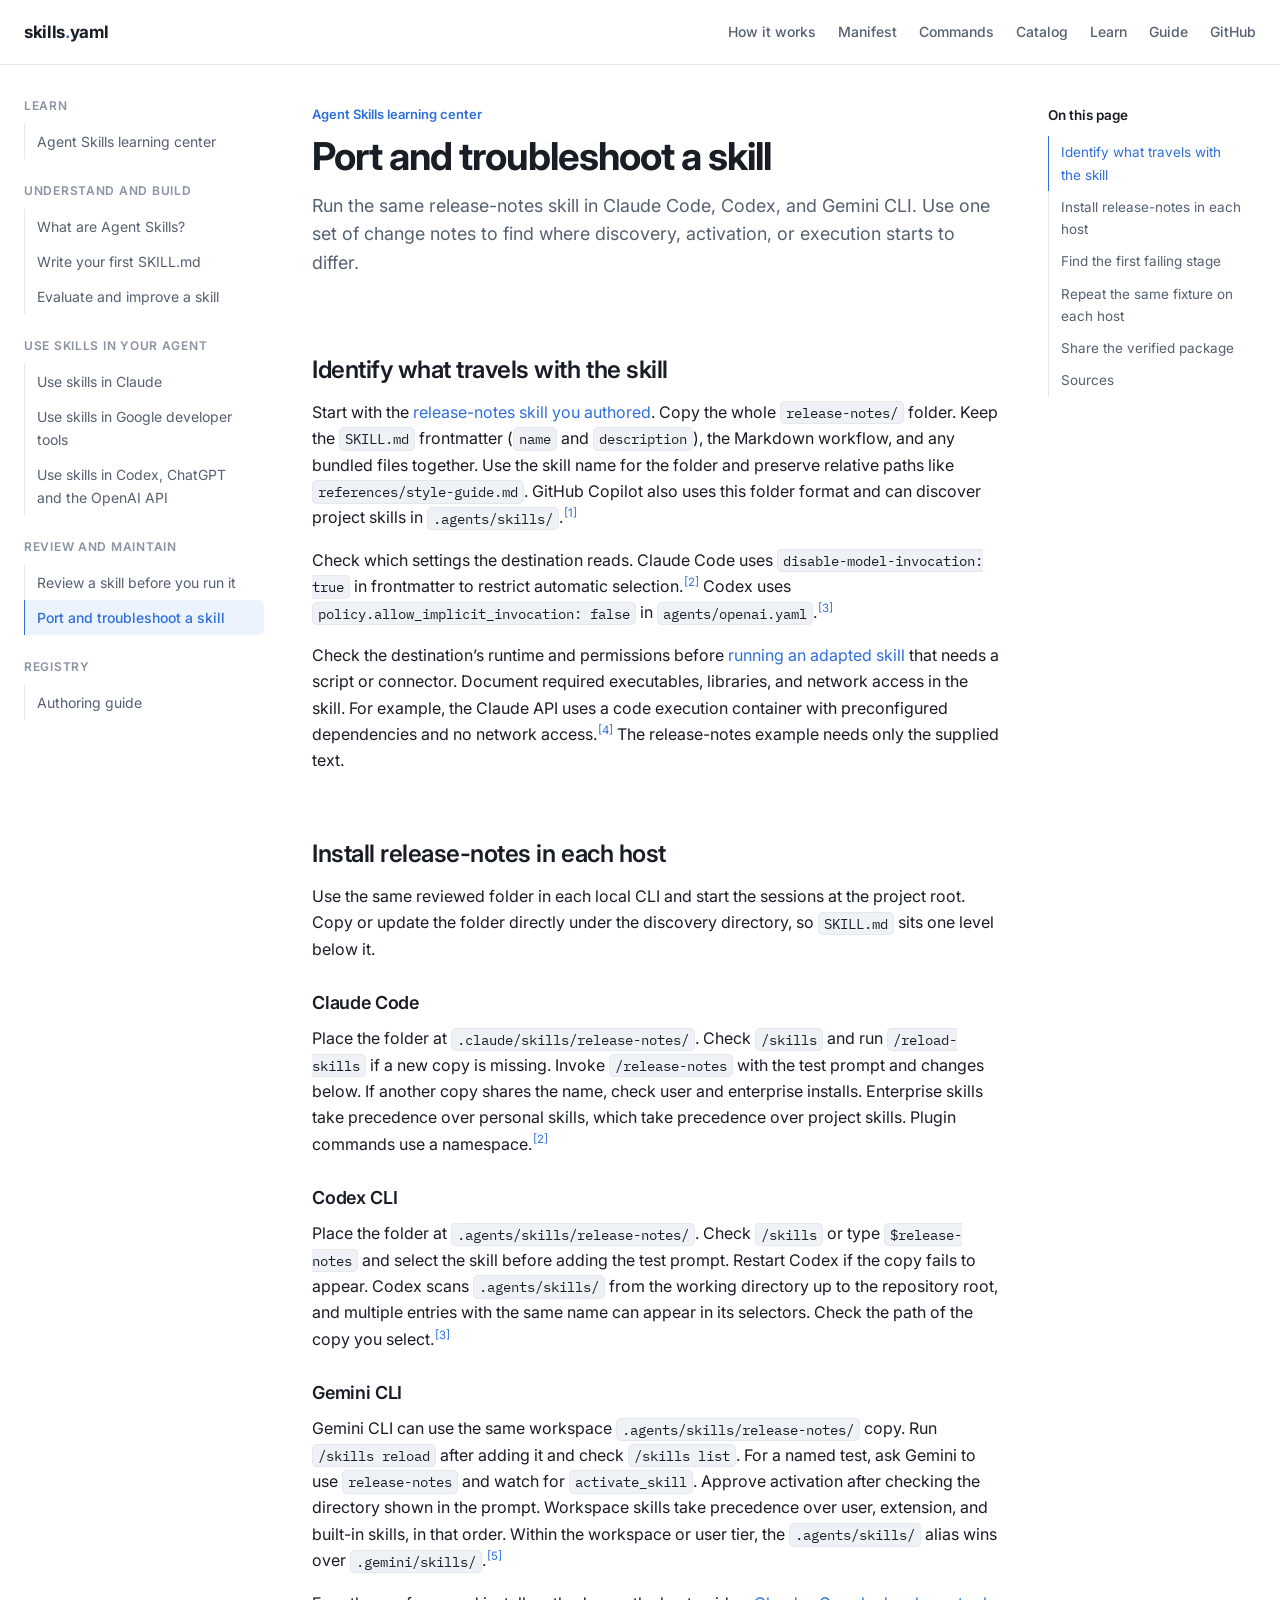
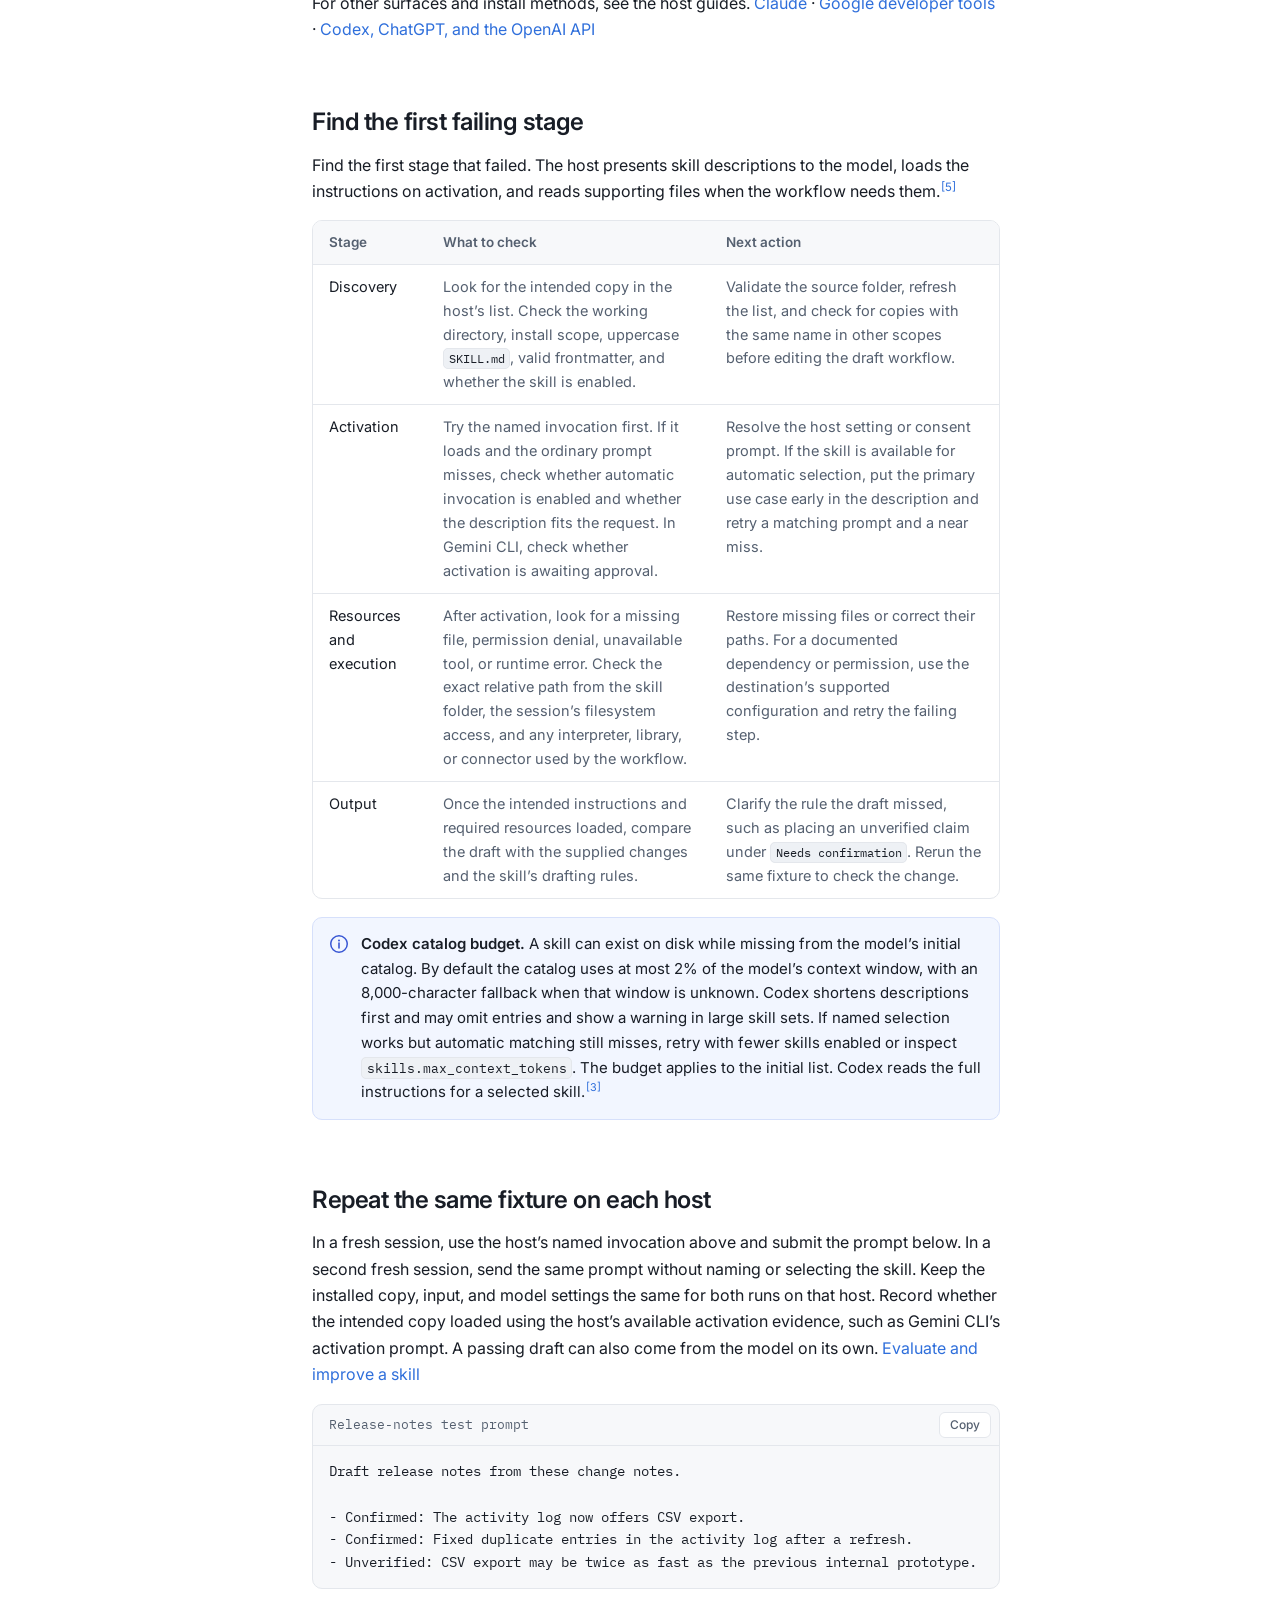
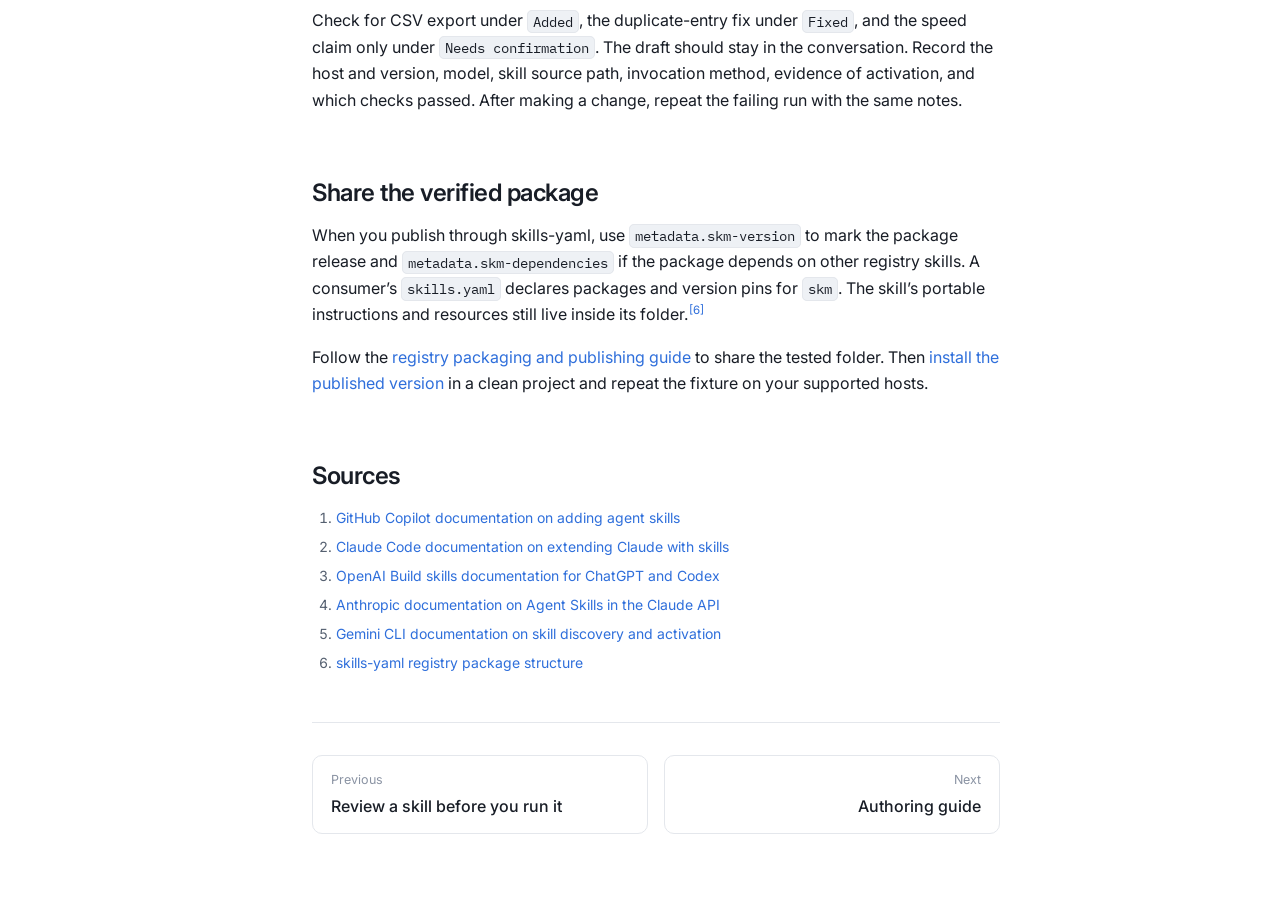
<file: learn/port-and-troubleshoot.html>
<!doctype html>
<html lang="en">
<head>
<meta charset="utf-8">
<meta name="viewport" content="width=device-width, initial-scale=1">
<title>Port and troubleshoot a skill — skills.yaml</title>
<meta name="description" content="Move a release-notes skill between Claude Code, Codex, and Gemini CLI and troubleshoot discovery, activation, resource access, and output.">
<link rel="canonical" href="https://skills-yaml.tech/learn/port-and-troubleshoot.html">
<meta property="og:title" content="Port and troubleshoot a skill — skills.yaml">
<meta property="og:description" content="Move a release-notes skill between Claude Code, Codex, and Gemini CLI and troubleshoot discovery, activation, resource access, and output.">
<meta property="og:url" content="https://skills-yaml.tech/learn/port-and-troubleshoot.html">
<meta property="og:type" content="article">
<link rel="icon" href="/assets/favicon.svg" type="image/svg+xml">
<link rel="preconnect" href="https://fonts.googleapis.com">
<link rel="preconnect" href="https://fonts.gstatic.com" crossorigin>
<link rel="stylesheet" href="https://fonts.googleapis.com/css2?family=Inter:wght@400;500;600;700&family=IBM+Plex+Mono:wght@400;500&display=swap">
<link rel="stylesheet" href="/assets/style.css?v=9744fac2f0">
</head>
<body>
<a class="skip" href="#main">Skip to content</a>

<header class="docs-header">
  <div class="docs-header-inner">
    <a class="docs-logo" href="/">skills<span>.</span>yaml</a>
    <nav aria-label="Primary">
      <a href="/index.html#disk">How it works</a>
      <a href="/index.html#manifest">Manifest</a>
      <a href="/index.html#commands">Commands</a>
      <a href="/catalog.html">Catalog</a>
      <a href="/learn/" aria-current="location">Learn</a>
      <a href="/guide.html">Guide</a>
      <a href="https://github.com/skills-yaml/skm">GitHub</a>
    </nav>
  </div>
</header>

<div class="docs-shell">

  <nav class="docs-sidebar" aria-label="Learning center">
    <p class="docs-sidebar-group">Learn</p>
    <ul>
      <li><a href="/learn/">Agent Skills learning center</a></li>
    </ul>
    <p class="docs-sidebar-group">Understand and build</p>
    <ul>
      <li><a href="/learn/what-are-agent-skills.html">What are Agent Skills?</a></li>
      <li><a href="/learn/write-your-first-skill.html">Write your first SKILL.md</a></li>
      <li><a href="/learn/evaluate-and-improve.html">Evaluate and improve a skill</a></li>
    </ul>
    <p class="docs-sidebar-group">Use skills in your agent</p>
    <ul>
      <li><a href="/learn/claude-skills.html">Use skills in Claude</a></li>
      <li><a href="/learn/google-skills.html">Use skills in Google developer tools</a></li>
      <li><a href="/learn/openai-skills.html">Use skills in Codex, ChatGPT and the OpenAI API</a></li>
    </ul>
    <p class="docs-sidebar-group">Review and maintain</p>
    <ul>
      <li><a href="/learn/review-skill-safety.html">Review a skill before you run it</a></li>
      <li><a href="/learn/port-and-troubleshoot.html" aria-current="page">Port and troubleshoot a skill</a></li>
    </ul>
    <p class="docs-sidebar-group">Registry</p>
    <ul>
      <li><a href="/guide.html">Authoring guide</a></li>
    </ul>
  </nav>

  <main id="main" class="docs-main">
    <article class="docs-page">

      <header class="docs-title">
        <p class="docs-crumb"><a href="/learn/">Agent Skills learning center</a></p>
        <h1>Port and troubleshoot a skill</h1>
        <p class="docs-lead">Run the same release-notes skill in Claude Code, Codex, and Gemini CLI. Use one set of change notes to find where discovery, activation, or execution starts to differ.</p>
      </header>

      <section id="portable-files">
        <h2>Identify what travels with the skill</h2>
        <p>Start with the <a href="/learn/write-your-first-skill.html">release-notes skill you authored</a>. Copy the whole <code>release-notes/</code> folder. Keep the <code>SKILL.md</code> frontmatter (<code>name</code> and <code>description</code>), the Markdown workflow, and any bundled files together. Use the skill name for the folder and preserve relative paths like <code>references/style-guide.md</code>. GitHub Copilot also uses this folder format and can discover project skills in <code>.agents/skills/</code>.<sup class="citation"><a href="#source-1" aria-label="Source 1">[1]</a></sup></p>
        <p>Check which settings the destination reads. Claude Code uses <code>disable-model-invocation: true</code> in frontmatter to restrict automatic selection.<sup class="citation"><a href="#source-2" aria-label="Source 2">[2]</a></sup> Codex uses <code>policy.allow_implicit_invocation: false</code> in <code>agents/openai.yaml</code>.<sup class="citation"><a href="#source-3" aria-label="Source 3">[3]</a></sup></p>
        <p>Check the destination’s runtime and permissions before <a href="/learn/review-skill-safety.html">running an adapted skill</a> that needs a script or connector. Document required executables, libraries, and network access in the skill. For example, the Claude API uses a code execution container with preconfigured dependencies and no network access.<sup class="citation"><a href="#source-4" aria-label="Source 4">[4]</a></sup> The release-notes example needs only the supplied text.</p>
      </section>

      <section id="move-between-hosts">
        <h2>Install release-notes in each host</h2>
        <p>Use the same reviewed folder in each local CLI and start the sessions at the project root. Copy or update the folder directly under the discovery directory, so <code>SKILL.md</code> sits one level below it.</p>

        <h3>Claude Code</h3>
        <p>Place the folder at <code>.claude/skills/release-notes/</code>. Check <code>/skills</code> and run <code>/reload-skills</code> if a new copy is missing. Invoke <code>/release-notes</code> with the test prompt and changes below. If another copy shares the name, check user and enterprise installs. Enterprise skills take precedence over personal skills, which take precedence over project skills. Plugin commands use a namespace.<sup class="citation"><a href="#source-2" aria-label="Source 2">[2]</a></sup></p>

        <h3>Codex CLI</h3>
        <p>Place the folder at <code>.agents/skills/release-notes/</code>. Check <code>/skills</code> or type <code>$release-notes</code> and select the skill before adding the test prompt. Restart Codex if the copy fails to appear. Codex scans <code>.agents/skills/</code> from the working directory up to the repository root, and multiple entries with the same name can appear in its selectors. Check the path of the copy you select.<sup class="citation"><a href="#source-3" aria-label="Source 3">[3]</a></sup></p>

        <h3>Gemini CLI</h3>
        <p>Gemini CLI can use the same workspace <code>.agents/skills/release-notes/</code> copy. Run <code>/skills reload</code> after adding it and check <code>/skills list</code>. For a named test, ask Gemini to use <code>release-notes</code> and watch for <code>activate_skill</code>. Approve activation after checking the directory shown in the prompt. Workspace skills take precedence over user, extension, and built-in skills, in that order. Within the workspace or user tier, the <code>.agents/skills/</code> alias wins over <code>.gemini/skills/</code>.<sup class="citation"><a href="#source-5" aria-label="Source 5">[5]</a></sup></p>

        <p>For other surfaces and install methods, see the host guides. <a href="/learn/claude-skills.html">Claude</a> · <a href="/learn/google-skills.html">Google developer tools</a> · <a href="/learn/openai-skills.html">Codex, ChatGPT, and the OpenAI API</a></p>
      </section>

      <section id="find-first-failure">
        <h2>Find the first failing stage</h2>
        <p>Find the first stage that failed. The host presents skill descriptions to the model, loads the instructions on activation, and reads supporting files when the workflow needs them.<sup class="citation"><a href="#source-5" aria-label="Source 5">[5]</a></sup></p>

        <div class="table-wrap" tabindex="0" role="region" aria-label="Skill troubleshooting">
          <table class="dtable">
            <thead>
              <tr><th scope="col">Stage</th><th scope="col">What to check</th><th scope="col">Next action</th></tr>
            </thead>
            <tbody>
              <tr>
                <th scope="row">Discovery</th>
                <td>Look for the intended copy in the host’s list. Check the working directory, install scope, uppercase <code>SKILL.md</code>, valid frontmatter, and whether the skill is enabled.</td>
                <td>Validate the source folder, refresh the list, and check for copies with the same name in other scopes before editing the draft workflow.</td>
              </tr>
              <tr>
                <th scope="row">Activation</th>
                <td>Try the named invocation first. If it loads and the ordinary prompt misses, check whether automatic invocation is enabled and whether the description fits the request. In Gemini CLI, check whether activation is awaiting approval.</td>
                <td>Resolve the host setting or consent prompt. If the skill is available for automatic selection, put the primary use case early in the description and retry a matching prompt and a near miss.</td>
              </tr>
              <tr>
                <th scope="row">Resources and execution</th>
                <td>After activation, look for a missing file, permission denial, unavailable tool, or runtime error. Check the exact relative path from the skill folder, the session’s filesystem access, and any interpreter, library, or connector used by the workflow.</td>
                <td>Restore missing files or correct their paths. For a documented dependency or permission, use the destination’s supported configuration and retry the failing step.</td>
              </tr>
              <tr>
                <th scope="row">Output</th>
                <td>Once the intended instructions and required resources loaded, compare the draft with the supplied changes and the skill’s drafting rules.</td>
                <td>Clarify the rule the draft missed, such as placing an unverified claim under <code>Needs confirmation</code>. Rerun the same fixture to check the change.</td>
              </tr>
            </tbody>
          </table>
        </div>
        <div class="hint hint-info" role="note">
          <svg class="hint-icon" viewBox="0 0 20 20" aria-hidden="true"><circle cx="10" cy="10" r="8.25" fill="none" stroke="currentColor" stroke-width="1.5"/><path d="M10 9v5" stroke="currentColor" stroke-width="1.6" stroke-linecap="round"/><circle cx="10" cy="6.4" r="1" fill="currentColor"/></svg>
          <div><p><strong>Codex catalog budget.</strong> A skill can exist on disk while missing from the model’s initial catalog. By default the catalog uses at most 2% of the model’s context window, with an 8,000-character fallback when that window is unknown. Codex shortens descriptions first and may omit entries and show a warning in large skill sets. If named selection works but automatic matching still misses, retry with fewer skills enabled or inspect <code>skills.max_context_tokens</code>. The budget applies to the initial list. Codex reads the full instructions for a selected skill.<sup class="citation"><a href="#source-3" aria-label="Source 3">[3]</a></sup></p></div>
        </div>
      </section>

      <section id="repeat-the-fixture">
        <h2>Repeat the same fixture on each host</h2>
        <p>In a fresh session, use the host’s named invocation above and submit the prompt below. In a second fresh session, send the same prompt without naming or selecting the skill. Keep the installed copy, input, and model settings the same for both runs on that host. Record whether the intended copy loaded using the host’s available activation evidence, such as Gemini CLI’s activation prompt. A passing draft can also come from the model on its own. <a href="/learn/evaluate-and-improve.html">Evaluate and improve a skill</a></p>
        <div class="code">
          <div class="code-title">Release-notes test prompt<button class="copy" type="button">Copy</button></div>
          <pre><code>Draft release notes from these change notes.

- Confirmed: The activity log now offers CSV export.
- Confirmed: Fixed duplicate entries in the activity log after a refresh.
- Unverified: CSV export may be twice as fast as the previous internal prototype.</code></pre>
        </div>
        <p>Check for CSV export under <code>Added</code>, the duplicate-entry fix under <code>Fixed</code>, and the speed claim only under <code>Needs confirmation</code>. The draft should stay in the conversation. Record the host and version, model, skill source path, invocation method, evidence of activation, and which checks passed. After making a change, repeat the failing run with the same notes.</p>
      </section>

      <section id="share-the-package">
        <h2>Share the verified package</h2>
        <p>When you publish through skills-yaml, use <code>metadata.skm-version</code> to mark the package release and <code>metadata.skm-dependencies</code> if the package depends on other registry skills. A consumer’s <code>skills.yaml</code> declares packages and version pins for <code>skm</code>. The skill’s portable instructions and resources still live inside its folder.<sup class="citation"><a href="#source-6" aria-label="Source 6">[6]</a></sup></p>
        <p>Follow the <a href="/guide.html#package">registry packaging and publishing guide</a> to share the tested folder. Then <a href="/guide.html#install">install the published version</a> in a clean project and repeat the fixture on your supported hosts.</p>
      </section>

      <section id="sources">
        <h2>Sources</h2>
        <ol>
          <li id="source-1"><a href="https://docs.github.com/en/copilot/how-tos/copilot-on-github/customize-copilot/customize-cloud-agent/add-skills">GitHub Copilot documentation on adding agent skills</a></li>
          <li id="source-2"><a href="https://code.claude.com/docs/en/skills">Claude Code documentation on extending Claude with skills</a></li>
          <li id="source-3"><a href="https://learn.chatgpt.com/docs/build-skills">OpenAI Build skills documentation for ChatGPT and Codex</a></li>
          <li id="source-4"><a href="https://platform.claude.com/docs/en/agents-and-tools/agent-skills/overview">Anthropic documentation on Agent Skills in the Claude API</a></li>
          <li id="source-5"><a href="https://geminicli.com/docs/cli/skills/">Gemini CLI documentation on skill discovery and activation</a></li>
          <li id="source-6"><a href="https://github.com/skills-yaml/registry/blob/main/SKILL_STRUCTURE.md">skills-yaml registry package structure</a></li>
        </ol>
      </section>

      <nav class="pager" aria-label="Pages">
        <a class="pager-prev" href="/learn/review-skill-safety.html"><span>Previous</span>Review a skill before you run it</a>
        <a class="pager-next" href="/guide.html"><span>Next</span>Authoring guide</a>
      </nav>
    </article>
  </main>

  <aside class="docs-toc" aria-label="On this page">
    <p class="docs-toc-title">On this page</p>
    <ul>
      <li><a href="#portable-files">Identify what travels with the skill</a></li>
      <li><a href="#move-between-hosts">Install release-notes in each host</a></li>
      <li><a href="#find-first-failure">Find the first failing stage</a></li>
      <li><a href="#repeat-the-fixture">Repeat the same fixture on each host</a></li>
      <li><a href="#share-the-package">Share the verified package</a></li>
      <li><a href="#sources">Sources</a></li>
    </ul>
  </aside>

</div>

<script src="/assets/site.js?v=c14a35b761" defer></script>
</body>
</html>
</file>
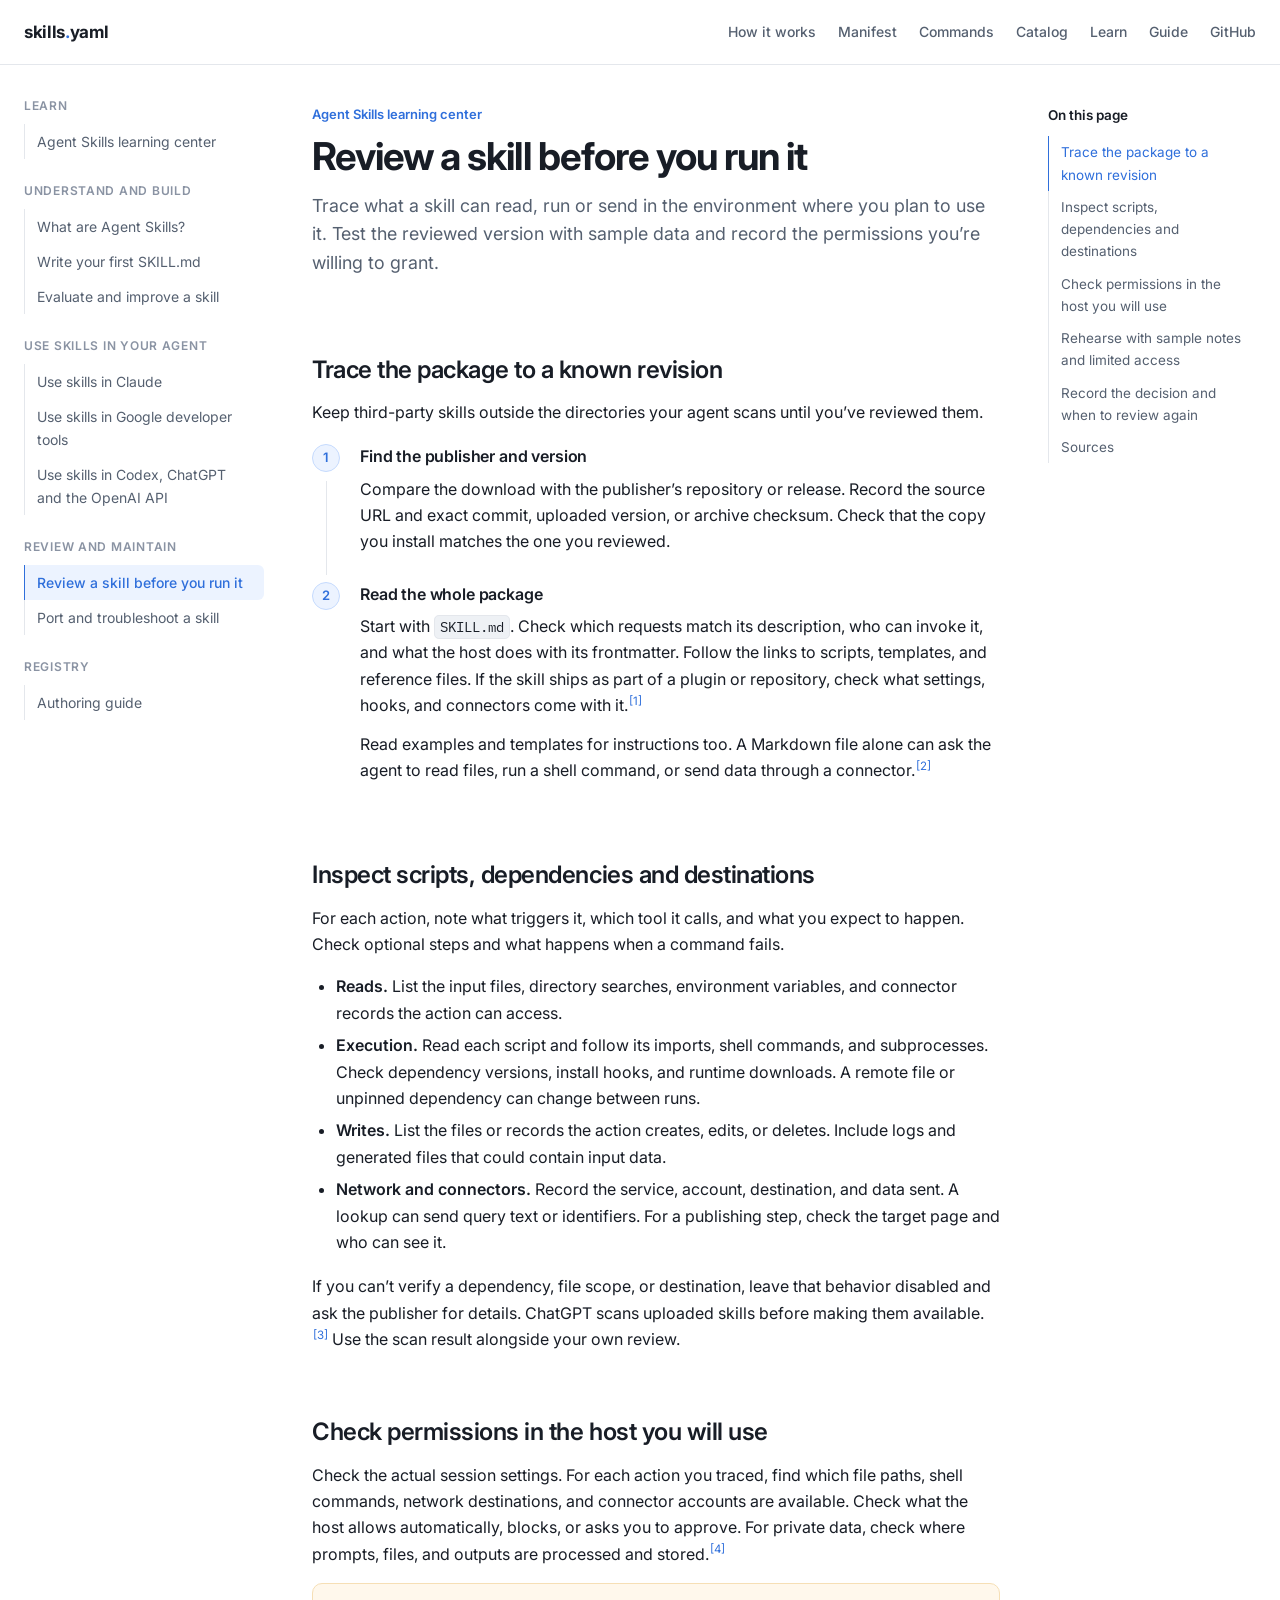
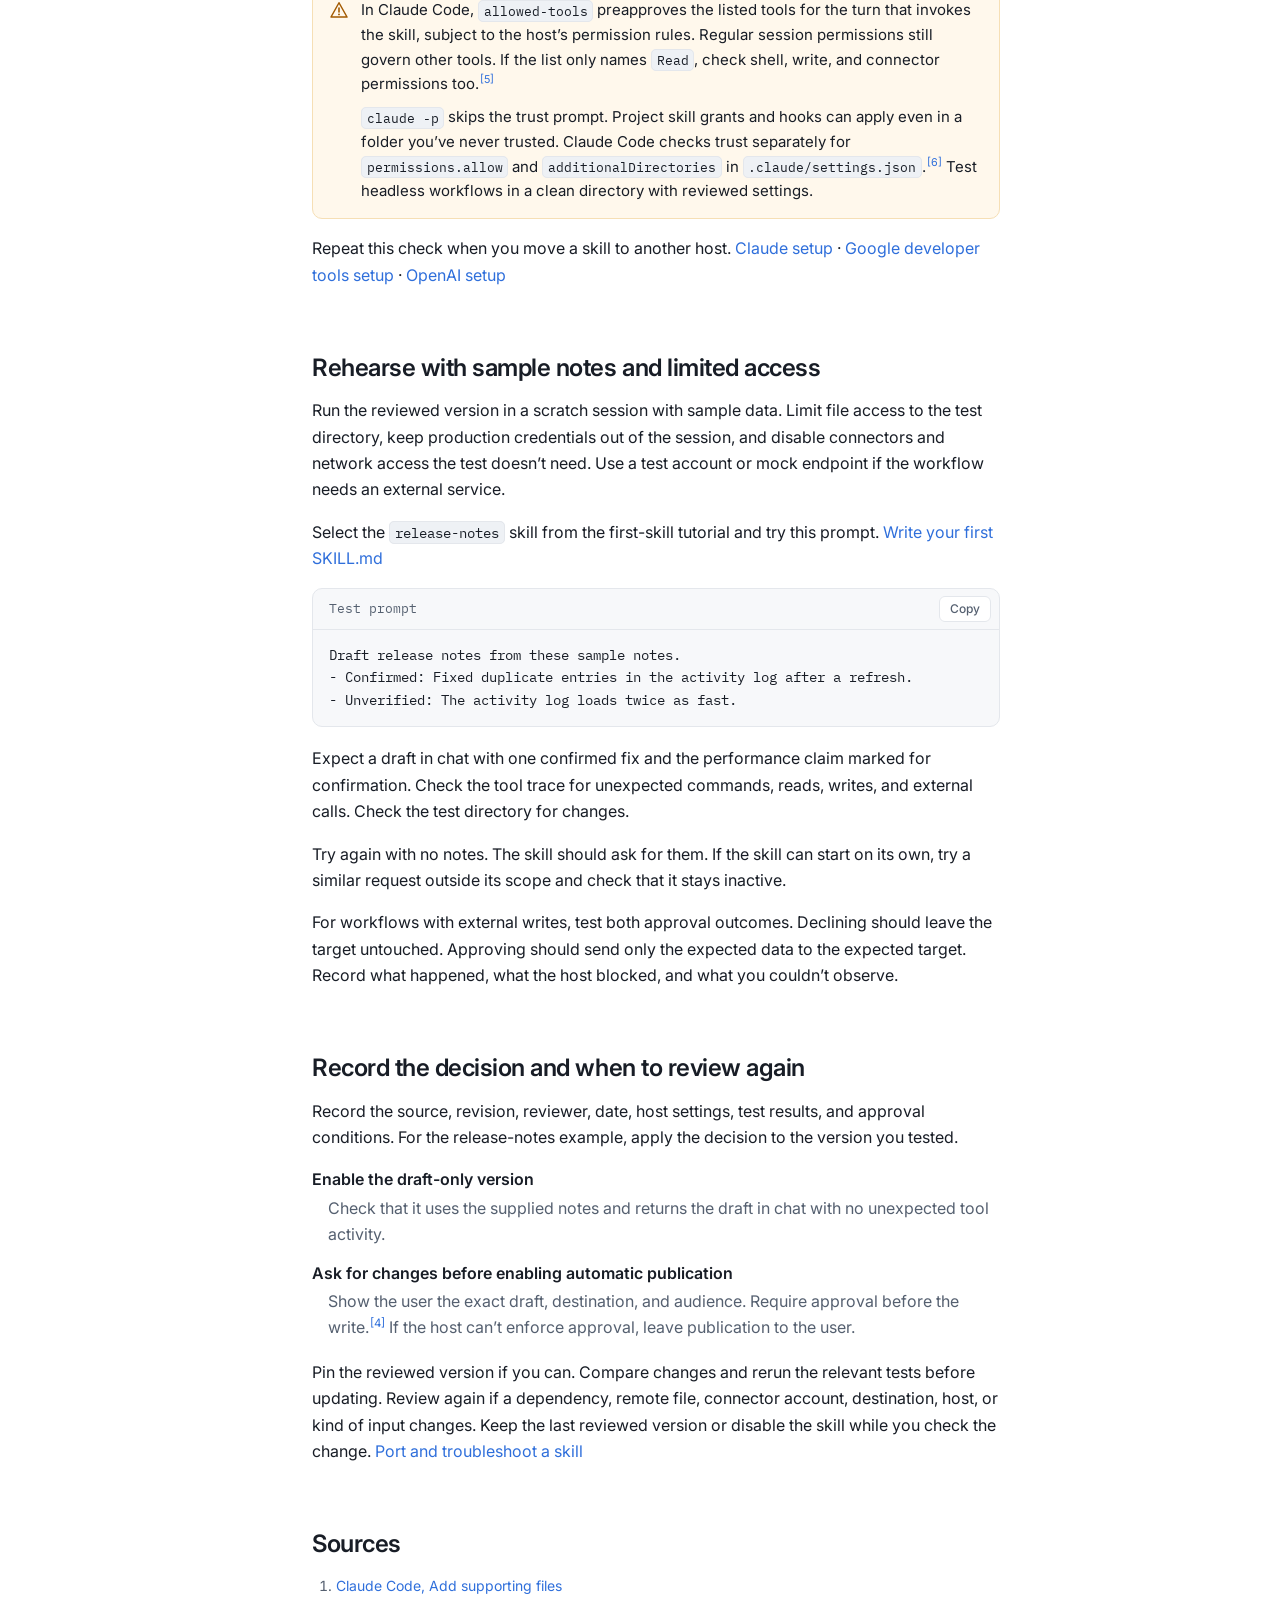
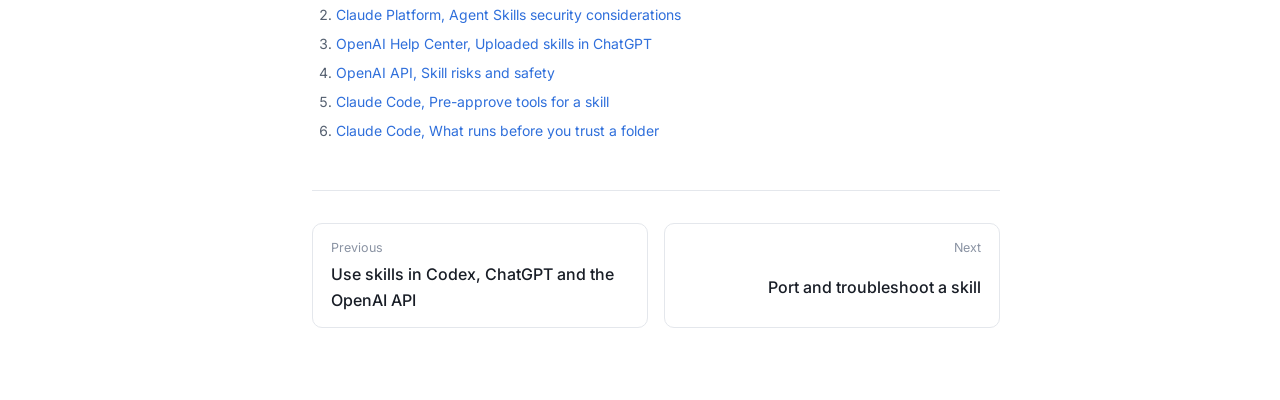
<file: learn/review-skill-safety.html>
<!doctype html>
<html lang="en">
<head>
<meta charset="utf-8">
<meta name="viewport" content="width=device-width, initial-scale=1">
<title>Review a skill before you run it — skills.yaml</title>
<meta name="description" content="Review an Agent Skill’s source, files and host permissions, then rehearse its behavior and document whether to enable it.">
<link rel="canonical" href="https://skills-yaml.tech/learn/review-skill-safety.html">
<meta property="og:title" content="Review a skill before you run it — skills.yaml">
<meta property="og:description" content="Review an Agent Skill’s source, files and host permissions, then rehearse its behavior and document whether to enable it.">
<meta property="og:url" content="https://skills-yaml.tech/learn/review-skill-safety.html">
<meta property="og:type" content="article">
<link rel="icon" href="/assets/favicon.svg" type="image/svg+xml">
<link rel="preconnect" href="https://fonts.googleapis.com">
<link rel="preconnect" href="https://fonts.gstatic.com" crossorigin>
<link rel="stylesheet" href="https://fonts.googleapis.com/css2?family=Inter:wght@400;500;600;700&family=IBM+Plex+Mono:wght@400;500&display=swap">
<link rel="stylesheet" href="/assets/style.css?v=9744fac2f0">
</head>
<body>
<a class="skip" href="#main">Skip to content</a>

<header class="docs-header">
  <div class="docs-header-inner">
    <a class="docs-logo" href="/">skills<span>.</span>yaml</a>
    <nav aria-label="Primary">
      <a href="/index.html#disk">How it works</a>
      <a href="/index.html#manifest">Manifest</a>
      <a href="/index.html#commands">Commands</a>
      <a href="/catalog.html">Catalog</a>
      <a href="/learn/" aria-current="location">Learn</a>
      <a href="/guide.html">Guide</a>
      <a href="https://github.com/skills-yaml/skm">GitHub</a>
    </nav>
  </div>
</header>

<div class="docs-shell">

  <nav class="docs-sidebar" aria-label="Learning center">
    <p class="docs-sidebar-group">Learn</p>
    <ul>
      <li><a href="/learn/">Agent Skills learning center</a></li>
    </ul>
    <p class="docs-sidebar-group">Understand and build</p>
    <ul>
      <li><a href="/learn/what-are-agent-skills.html">What are Agent Skills?</a></li>
      <li><a href="/learn/write-your-first-skill.html">Write your first SKILL.md</a></li>
      <li><a href="/learn/evaluate-and-improve.html">Evaluate and improve a skill</a></li>
    </ul>
    <p class="docs-sidebar-group">Use skills in your agent</p>
    <ul>
      <li><a href="/learn/claude-skills.html">Use skills in Claude</a></li>
      <li><a href="/learn/google-skills.html">Use skills in Google developer tools</a></li>
      <li><a href="/learn/openai-skills.html">Use skills in Codex, ChatGPT and the OpenAI API</a></li>
    </ul>
    <p class="docs-sidebar-group">Review and maintain</p>
    <ul>
      <li><a href="/learn/review-skill-safety.html" aria-current="page">Review a skill before you run it</a></li>
      <li><a href="/learn/port-and-troubleshoot.html">Port and troubleshoot a skill</a></li>
    </ul>
    <p class="docs-sidebar-group">Registry</p>
    <ul>
      <li><a href="/guide.html">Authoring guide</a></li>
    </ul>
  </nav>

  <main id="main" class="docs-main">
    <article class="docs-page">

      <header class="docs-title">
        <p class="docs-crumb"><a href="/learn/">Agent Skills learning center</a></p>
        <h1>Review a skill before you run it</h1>
        <p class="docs-lead">Trace what a skill can read, run or send in the environment where you plan to use it. Test the reviewed version with sample data and record the permissions you’re willing to grant.</p>
      </header>

      <section id="trace-the-package">
        <h2>Trace the package to a known revision</h2>
        <p>Keep third-party skills outside the directories your agent scans until you’ve reviewed them.</p>
        <ol class="stepper">
          <li class="step">
            <h4>Find the publisher and version</h4>
            <p>Compare the download with the publisher’s repository or release. Record the source URL and exact commit, uploaded version, or archive checksum. Check that the copy you install matches the one you reviewed.</p>
          </li>
          <li class="step">
            <h4>Read the whole package</h4>
            <p>Start with <code>SKILL.md</code>. Check which requests match its description, who can invoke it, and what the host does with its frontmatter. Follow the links to scripts, templates, and reference files. If the skill ships as part of a plugin or repository, check what settings, hooks, and connectors come with it.<sup class="citation"><a href="#source-1" aria-label="Source 1">[1]</a></sup></p>
            <p>Read examples and templates for instructions too. A Markdown file alone can ask the agent to read files, run a shell command, or send data through a connector.<sup class="citation"><a href="#source-2" aria-label="Source 2">[2]</a></sup></p>
          </li>
        </ol>
      </section>

      <section id="inspect-actions">
        <h2>Inspect scripts, dependencies and destinations</h2>
        <p>For each action, note what triggers it, which tool it calls, and what you expect to happen. Check optional steps and what happens when a command fails.</p>
        <ul>
          <li><strong>Reads.</strong> List the input files, directory searches, environment variables, and connector records the action can access.</li>
          <li><strong>Execution.</strong> Read each script and follow its imports, shell commands, and subprocesses. Check dependency versions, install hooks, and runtime downloads. A remote file or unpinned dependency can change between runs.</li>
          <li><strong>Writes.</strong> List the files or records the action creates, edits, or deletes. Include logs and generated files that could contain input data.</li>
          <li><strong>Network and connectors.</strong> Record the service, account, destination, and data sent. A lookup can send query text or identifiers. For a publishing step, check the target page and who can see it.</li>
        </ul>
        <p>If you can’t verify a dependency, file scope, or destination, leave that behavior disabled and ask the publisher for details. ChatGPT scans uploaded skills before making them available.<sup class="citation"><a href="#source-3" aria-label="Source 3">[3]</a></sup> Use the scan result alongside your own review.</p>
      </section>

      <section id="check-host-permissions">
        <h2>Check permissions in the host you will use</h2>
        <p>Check the actual session settings. For each action you traced, find which file paths, shell commands, network destinations, and connector accounts are available. Check what the host allows automatically, blocks, or asks you to approve. For private data, check where prompts, files, and outputs are processed and stored.<sup class="citation"><a href="#source-4" aria-label="Source 4">[4]</a></sup></p>
        <div class="hint hint-warning" role="note">
          <svg class="hint-icon" viewBox="0 0 20 20" aria-hidden="true"><path d="M10 2.75 18 17H2z" fill="none" stroke="currentColor" stroke-width="1.5" stroke-linejoin="round"/><path d="M10 8v4" stroke="currentColor" stroke-width="1.6" stroke-linecap="round"/><circle cx="10" cy="14.4" r="0.95" fill="currentColor"/></svg>
          <div>
            <p>In Claude Code, <code>allowed-tools</code> preapproves the listed tools for the turn that invokes the skill, subject to the host’s permission rules. Regular session permissions still govern other tools. If the list only names <code>Read</code>, check shell, write, and connector permissions too.<sup class="citation"><a href="#source-5" aria-label="Source 5">[5]</a></sup></p>
            <p><code>claude -p</code> skips the trust prompt. Project skill grants and hooks can apply even in a folder you’ve never trusted. Claude Code checks trust separately for <code>permissions.allow</code> and <code>additionalDirectories</code> in <code>.claude/settings.json</code>.<sup class="citation"><a href="#source-6" aria-label="Source 6">[6]</a></sup> Test headless workflows in a clean directory with reviewed settings.</p>
          </div>
        </div>
        <p>Repeat this check when you move a skill to another host. <a href="/learn/claude-skills.html">Claude setup</a> · <a href="/learn/google-skills.html">Google developer tools setup</a> · <a href="/learn/openai-skills.html">OpenAI setup</a></p>
      </section>

      <section id="rehearse-with-fixtures">
        <h2>Rehearse with sample notes and limited access</h2>
        <p>Run the reviewed version in a scratch session with sample data. Limit file access to the test directory, keep production credentials out of the session, and disable connectors and network access the test doesn’t need. Use a test account or mock endpoint if the workflow needs an external service.</p>
        <p>Select the <code>release-notes</code> skill from the first-skill tutorial and try this prompt. <a href="/learn/write-your-first-skill.html">Write your first SKILL.md</a></p>
        <div class="code">
          <div class="code-title">Test prompt<button class="copy" type="button">Copy</button></div>
          <pre>Draft release notes from these sample notes.
- Confirmed: Fixed duplicate entries in the activity log after a refresh.
- Unverified: The activity log loads twice as fast.</pre>
        </div>
        <p>Expect a draft in chat with one confirmed fix and the performance claim marked for confirmation. Check the tool trace for unexpected commands, reads, writes, and external calls. Check the test directory for changes.</p>
        <p>Try again with no notes. The skill should ask for them. If the skill can start on its own, try a similar request outside its scope and check that it stays inactive.</p>
        <p>For workflows with external writes, test both approval outcomes. Declining should leave the target untouched. Approving should send only the expected data to the expected target. Record what happened, what the host blocked, and what you couldn’t observe.</p>
      </section>

      <section id="record-a-decision">
        <h2>Record the decision and when to review again</h2>
        <p>Record the source, revision, reviewer, date, host settings, test results, and approval conditions. For the release-notes example, apply the decision to the version you tested.</p>
        <dl>
          <dt><strong>Enable the draft-only version</strong></dt>
          <dd>Check that it uses the supplied notes and returns the draft in chat with no unexpected tool activity.</dd>
          <dt><strong>Ask for changes before enabling automatic publication</strong></dt>
          <dd>Show the user the exact draft, destination, and audience. Require approval before the write.<sup class="citation"><a href="#source-4" aria-label="Source 4">[4]</a></sup> If the host can’t enforce approval, leave publication to the user.</dd>
        </dl>
        <p>Pin the reviewed version if you can. Compare changes and rerun the relevant tests before updating. Review again if a dependency, remote file, connector account, destination, host, or kind of input changes. Keep the last reviewed version or disable the skill while you check the change. <a href="/learn/port-and-troubleshoot.html">Port and troubleshoot a skill</a></p>
      </section>

      <section id="sources">
        <h2>Sources</h2>
        <ol>
          <li id="source-1"><a href="https://code.claude.com/docs/en/skills#add-supporting-files">Claude Code, Add supporting files</a></li>
          <li id="source-2"><a href="https://platform.claude.com/docs/en/agents-and-tools/agent-skills/overview#security-considerations">Claude Platform, Agent Skills security considerations</a></li>
          <li id="source-3"><a href="https://help.openai.com/en/articles/20001066-skills-in-chatgpt">OpenAI Help Center, Uploaded skills in ChatGPT</a></li>
          <li id="source-4"><a href="https://developers.openai.com/api/docs/guides/tools-skills/#risks-and-safety">OpenAI API, Skill risks and safety</a></li>
          <li id="source-5"><a href="https://code.claude.com/docs/en/skills#pre-approve-tools-for-a-skill">Claude Code, Pre-approve tools for a skill</a></li>
          <li id="source-6"><a href="https://code.claude.com/docs/en/permissions#what-runs-before-you-trust-a-folder">Claude Code, What runs before you trust a folder</a></li>
        </ol>
      </section>

      <nav class="pager" aria-label="Pages">
        <a class="pager-prev" href="/learn/openai-skills.html"><span>Previous</span>Use skills in Codex, ChatGPT and the OpenAI API</a>
        <a class="pager-next" href="/learn/port-and-troubleshoot.html"><span>Next</span>Port and troubleshoot a skill</a>
      </nav>
    </article>
  </main>

  <aside class="docs-toc" aria-label="On this page">
    <p class="docs-toc-title">On this page</p>
    <ul>
      <li><a href="#trace-the-package">Trace the package to a known revision</a></li>
      <li><a href="#inspect-actions">Inspect scripts, dependencies and destinations</a></li>
      <li><a href="#check-host-permissions">Check permissions in the host you will use</a></li>
      <li><a href="#rehearse-with-fixtures">Rehearse with sample notes and limited access</a></li>
      <li><a href="#record-a-decision">Record the decision and when to review again</a></li>
      <li><a href="#sources">Sources</a></li>
    </ul>
  </aside>

</div>

<script src="/assets/site.js?v=c14a35b761" defer></script>
</body>
</html>
</file>
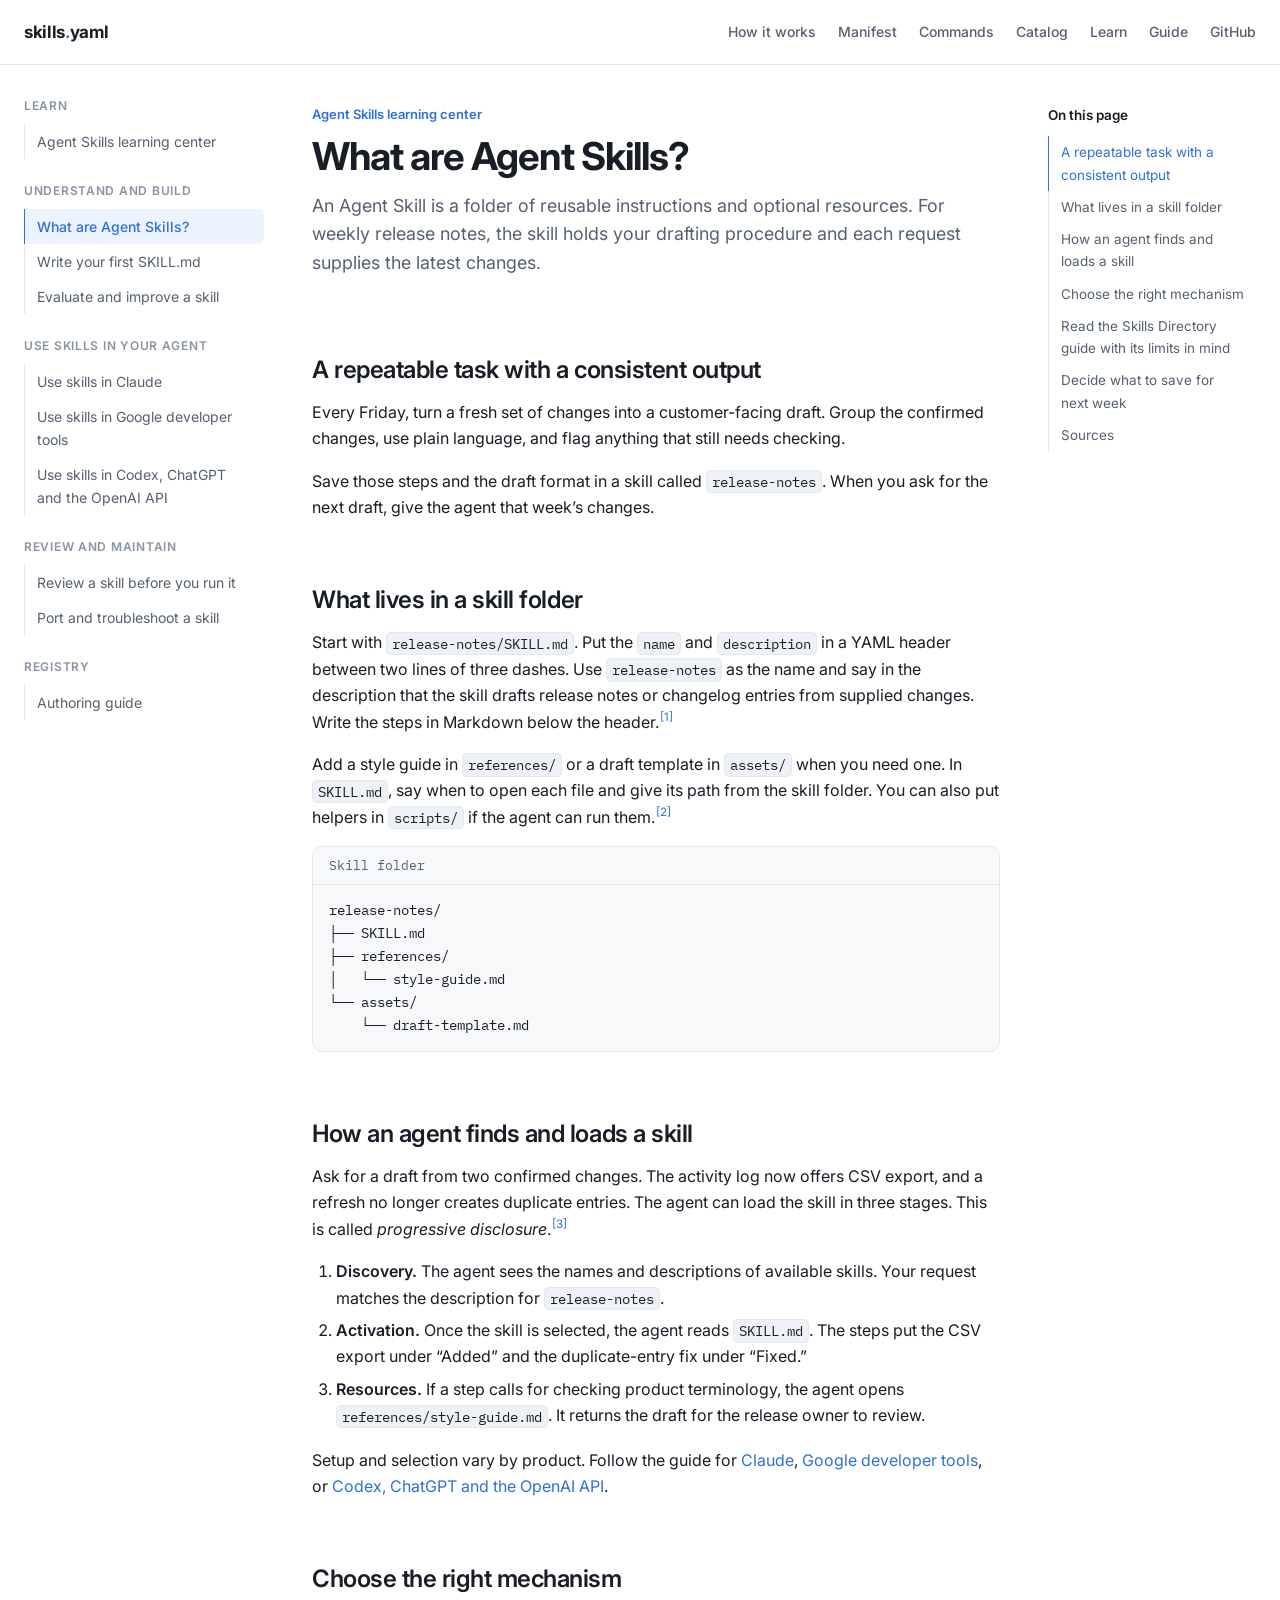
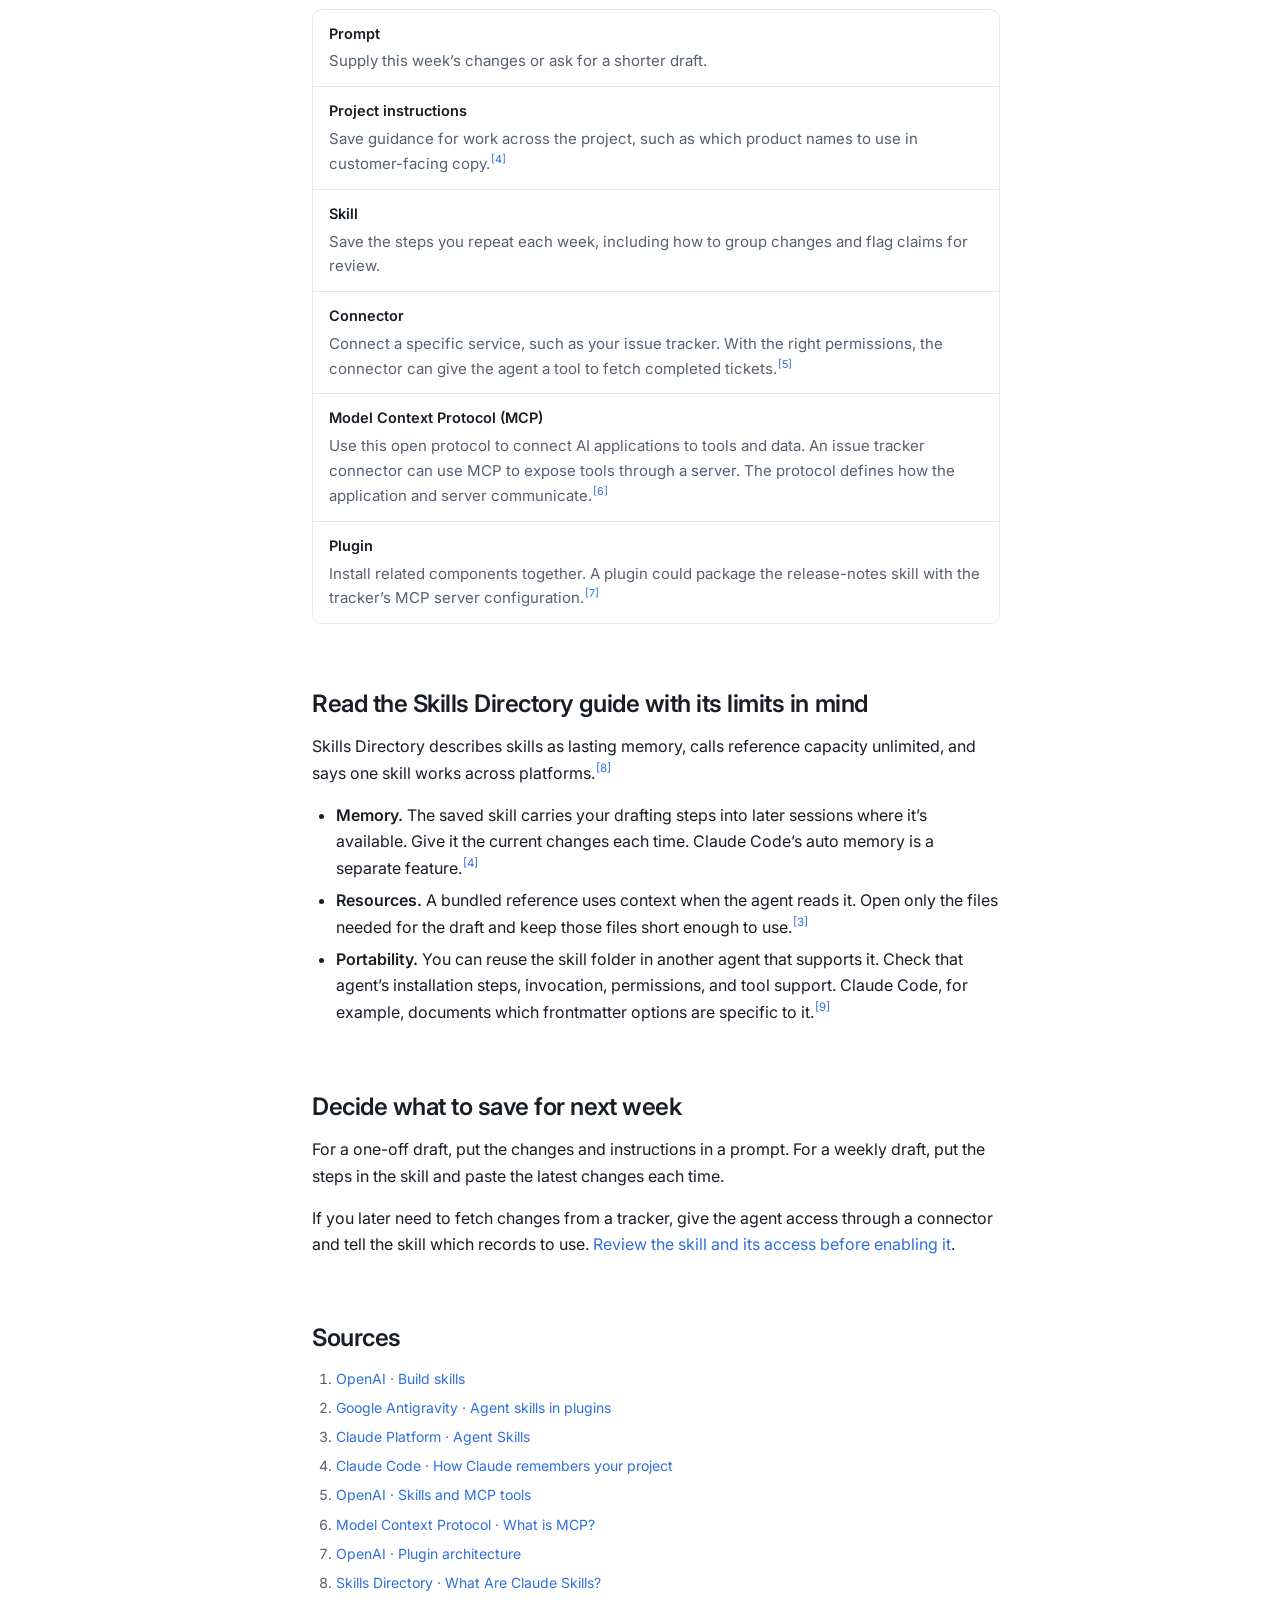
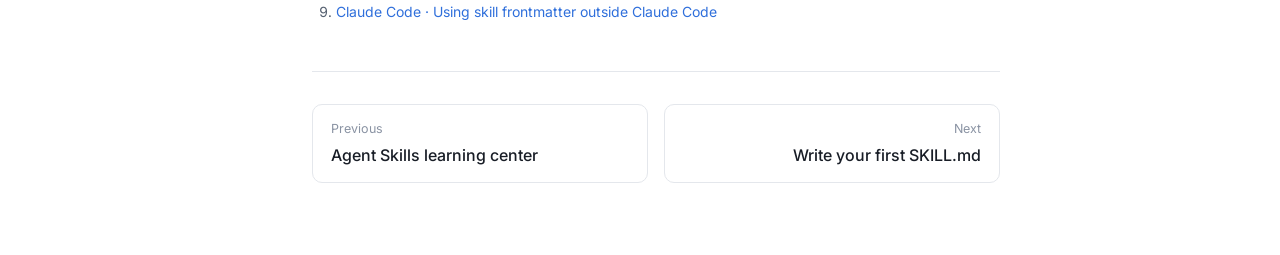
<file: learn/what-are-agent-skills.html>
<!doctype html>
<html lang="en">
<head>
<meta charset="utf-8">
<meta name="viewport" content="width=device-width, initial-scale=1">
<title>What are Agent Skills? — skills.yaml</title>
<meta name="description" content="Learn what an Agent Skill contains, how an agent loads it, and when to use one for recurring work like drafting release notes.">
<link rel="canonical" href="https://skills-yaml.tech/learn/what-are-agent-skills.html">
<meta property="og:title" content="What are Agent Skills? — skills.yaml">
<meta property="og:description" content="Learn what an Agent Skill contains, how an agent loads it, and when to use one for recurring work like drafting release notes.">
<meta property="og:url" content="https://skills-yaml.tech/learn/what-are-agent-skills.html">
<meta property="og:type" content="article">
<link rel="icon" href="/assets/favicon.svg" type="image/svg+xml">
<link rel="preconnect" href="https://fonts.googleapis.com">
<link rel="preconnect" href="https://fonts.gstatic.com" crossorigin>
<link rel="stylesheet" href="https://fonts.googleapis.com/css2?family=Inter:wght@400;500;600;700&family=IBM+Plex+Mono:wght@400;500&display=swap">
<link rel="stylesheet" href="/assets/style.css?v=9744fac2f0">
</head>
<body>
<a class="skip" href="#main">Skip to content</a>

<header class="docs-header">
  <div class="docs-header-inner">
    <a class="docs-logo" href="/">skills<span>.</span>yaml</a>
    <nav aria-label="Primary">
      <a href="/index.html#disk">How it works</a>
      <a href="/index.html#manifest">Manifest</a>
      <a href="/index.html#commands">Commands</a>
      <a href="/catalog.html">Catalog</a>
      <a href="/learn/" aria-current="location">Learn</a>
      <a href="/guide.html">Guide</a>
      <a href="https://github.com/skills-yaml/skm">GitHub</a>
    </nav>
  </div>
</header>

<div class="docs-shell">

  <nav class="docs-sidebar" aria-label="Learning center">
    <p class="docs-sidebar-group">Learn</p>
    <ul>
      <li><a href="/learn/">Agent Skills learning center</a></li>
    </ul>
    <p class="docs-sidebar-group">Understand and build</p>
    <ul>
      <li><a href="/learn/what-are-agent-skills.html" aria-current="page">What are Agent Skills?</a></li>
      <li><a href="/learn/write-your-first-skill.html">Write your first SKILL.md</a></li>
      <li><a href="/learn/evaluate-and-improve.html">Evaluate and improve a skill</a></li>
    </ul>
    <p class="docs-sidebar-group">Use skills in your agent</p>
    <ul>
      <li><a href="/learn/claude-skills.html">Use skills in Claude</a></li>
      <li><a href="/learn/google-skills.html">Use skills in Google developer tools</a></li>
      <li><a href="/learn/openai-skills.html">Use skills in Codex, ChatGPT and the OpenAI API</a></li>
    </ul>
    <p class="docs-sidebar-group">Review and maintain</p>
    <ul>
      <li><a href="/learn/review-skill-safety.html">Review a skill before you run it</a></li>
      <li><a href="/learn/port-and-troubleshoot.html">Port and troubleshoot a skill</a></li>
    </ul>
    <p class="docs-sidebar-group">Registry</p>
    <ul>
      <li><a href="/guide.html">Authoring guide</a></li>
    </ul>
  </nav>

  <main id="main" class="docs-main">
    <article class="docs-page">

      <header class="docs-title">
        <p class="docs-crumb"><a href="/learn/">Agent Skills learning center</a></p>
        <h1>What are Agent Skills?</h1>
        <p class="docs-lead">An Agent Skill is a folder of reusable instructions and optional resources. For weekly release notes, the skill holds your drafting procedure and each request supplies the latest changes.</p>
      </header>

      <section id="a-repeatable-task">
        <h2>A repeatable task with a consistent output</h2>
        <p>Every Friday, turn a fresh set of changes into a customer-facing draft. Group the confirmed changes, use plain language, and flag anything that still needs checking.</p>
        <p>Save those steps and the draft format in a skill called <code>release-notes</code>. When you ask for the next draft, give the agent that week’s changes.</p>
      </section>

      <section id="inside-a-skill-folder">
        <h2>What lives in a skill folder</h2>
        <p>Start with <code>release-notes/SKILL.md</code>. Put the <code>name</code> and <code>description</code> in a YAML header between two lines of three dashes. Use <code>release-notes</code> as the name and say in the description that the skill drafts release notes or changelog entries from supplied changes. Write the steps in Markdown below the header.<sup class="citation"><a href="#source-1" aria-label="Source 1">[1]</a></sup></p>
        <p>Add a style guide in <code>references/</code> or a draft template in <code>assets/</code> when you need one. In <code>SKILL.md</code>, say when to open each file and give its path from the skill folder. You can also put helpers in <code>scripts/</code> if the agent can run them.<sup class="citation"><a href="#source-2" aria-label="Source 2">[2]</a></sup></p>
        <div class="code">
          <div class="code-title">Skill folder</div>
          <pre>release-notes/
├── SKILL.md
├── references/
│   └── style-guide.md
└── assets/
    └── draft-template.md</pre>
        </div>
      </section>

      <section id="how-an-agent-loads-a-skill">
        <h2>How an agent finds and loads a skill</h2>
        <p>Ask for a draft from two confirmed changes. The activity log now offers CSV export, and a refresh no longer creates duplicate entries. The agent can load the skill in three stages. This is called <em>progressive disclosure</em>.<sup class="citation"><a href="#source-3" aria-label="Source 3">[3]</a></sup></p>
        <ol>
          <li><strong>Discovery.</strong> The agent sees the names and descriptions of available skills. Your request matches the description for <code>release-notes</code>.</li>
          <li><strong>Activation.</strong> Once the skill is selected, the agent reads <code>SKILL.md</code>. The steps put the CSV export under “Added” and the duplicate-entry fix under “Fixed.”</li>
          <li><strong>Resources.</strong> If a step calls for checking product terminology, the agent opens <code>references/style-guide.md</code>. It returns the draft for the release owner to review.</li>
        </ol>
        <p>Setup and selection vary by product. Follow the guide for <a href="/learn/claude-skills.html">Claude</a>, <a href="/learn/google-skills.html">Google developer tools</a>, or <a href="/learn/openai-skills.html">Codex, ChatGPT and the OpenAI API</a>.</p>
      </section>

      <section id="choose-the-right-mechanism">
        <h2>Choose the right mechanism</h2>
        <dl class="fields">
          <dt>Prompt</dt>
          <dd>Supply this week’s changes or ask for a shorter draft.</dd>
          <dt>Project instructions</dt>
          <dd>Save guidance for work across the project, such as which product names to use in customer-facing copy.<sup class="citation"><a href="#source-4" aria-label="Source 4">[4]</a></sup></dd>
          <dt>Skill</dt>
          <dd>Save the steps you repeat each week, including how to group changes and flag claims for review.</dd>
          <dt>Connector</dt>
          <dd>Connect a specific service, such as your issue tracker. With the right permissions, the connector can give the agent a tool to fetch completed tickets.<sup class="citation"><a href="#source-5" aria-label="Source 5">[5]</a></sup></dd>
          <dt>Model Context Protocol (MCP)</dt>
          <dd>Use this open protocol to connect AI applications to tools and data. An issue tracker connector can use MCP to expose tools through a server. The protocol defines how the application and server communicate.<sup class="citation"><a href="#source-6" aria-label="Source 6">[6]</a></sup></dd>
          <dt>Plugin</dt>
          <dd>Install related components together. A plugin could package the release-notes skill with the tracker’s MCP server configuration.<sup class="citation"><a href="#source-7" aria-label="Source 7">[7]</a></sup></dd>
        </dl>
      </section>

      <section id="read-the-directory-guide">
        <h2>Read the Skills Directory guide with its limits in mind</h2>
        <p>Skills Directory describes skills as lasting memory, calls reference capacity unlimited, and says one skill works across platforms.<sup class="citation"><a href="#source-8" aria-label="Source 8">[8]</a></sup></p>
        <ul>
          <li><strong>Memory.</strong> The saved skill carries your drafting steps into later sessions where it’s available. Give it the current changes each time. Claude Code’s auto memory is a separate feature.<sup class="citation"><a href="#source-4" aria-label="Source 4">[4]</a></sup></li>
          <li><strong>Resources.</strong> A bundled reference uses context when the agent reads it. Open only the files needed for the draft and keep those files short enough to use.<sup class="citation"><a href="#source-3" aria-label="Source 3">[3]</a></sup></li>
          <li><strong>Portability.</strong> You can reuse the skill folder in another agent that supports it. Check that agent’s installation steps, invocation, permissions, and tool support. Claude Code, for example, documents which frontmatter options are specific to it.<sup class="citation"><a href="#source-9" aria-label="Source 9">[9]</a></sup></li>
        </ul>
      </section>

      <section id="decide-what-to-save">
        <h2>Decide what to save for next week</h2>
        <p>For a one-off draft, put the changes and instructions in a prompt. For a weekly draft, put the steps in the skill and paste the latest changes each time.</p>
        <p>If you later need to fetch changes from a tracker, give the agent access through a connector and tell the skill which records to use. <a href="/learn/review-skill-safety.html">Review the skill and its access before enabling it</a>.</p>
      </section>

      <section id="sources">
        <h2>Sources</h2>
        <ol>
          <li id="source-1"><a href="https://learn.chatgpt.com/docs/build-skills">OpenAI · Build skills</a></li>
          <li id="source-2"><a href="https://antigravity.google/docs/build-plugins/#agent-skills">Google Antigravity · Agent skills in plugins</a></li>
          <li id="source-3"><a href="https://platform.claude.com/docs/en/agents-and-tools/agent-skills/overview">Claude Platform · Agent Skills</a></li>
          <li id="source-4"><a href="https://code.claude.com/docs/en/memory">Claude Code · How Claude remembers your project</a></li>
          <li id="source-5"><a href="https://developers.openai.com/plugins/concepts/skills">OpenAI · Skills and MCP tools</a></li>
          <li id="source-6"><a href="https://modelcontextprotocol.io/docs/getting-started/intro">Model Context Protocol · What is MCP?</a></li>
          <li id="source-7"><a href="https://developers.openai.com/plugins/concepts/plugins">OpenAI · Plugin architecture</a></li>
          <li id="source-8"><a href="https://www.skillsdirectory.com/docs/what-are-claude-skills">Skills Directory · What Are Claude Skills?</a></li>
          <li id="source-9"><a href="https://code.claude.com/docs/en/skills#using-skill-frontmatter-outside-claude-code">Claude Code · Using skill frontmatter outside Claude Code</a></li>
        </ol>
      </section>

      <nav class="pager" aria-label="Pages">
        <a class="pager-prev" href="/learn/"><span>Previous</span>Agent Skills learning center</a>
        <a class="pager-next" href="/learn/write-your-first-skill.html"><span>Next</span>Write your first SKILL.md</a>
      </nav>
    </article>
  </main>

  <aside class="docs-toc" aria-label="On this page">
    <p class="docs-toc-title">On this page</p>
    <ul>
      <li><a href="#a-repeatable-task">A repeatable task with a consistent output</a></li>
      <li><a href="#inside-a-skill-folder">What lives in a skill folder</a></li>
      <li><a href="#how-an-agent-loads-a-skill">How an agent finds and loads a skill</a></li>
      <li><a href="#choose-the-right-mechanism">Choose the right mechanism</a></li>
      <li><a href="#read-the-directory-guide">Read the Skills Directory guide with its limits in mind</a></li>
      <li><a href="#decide-what-to-save">Decide what to save for next week</a></li>
      <li><a href="#sources">Sources</a></li>
    </ul>
  </aside>

</div>

<script src="/assets/site.js?v=c14a35b761" defer></script>
</body>
</html>
</file>
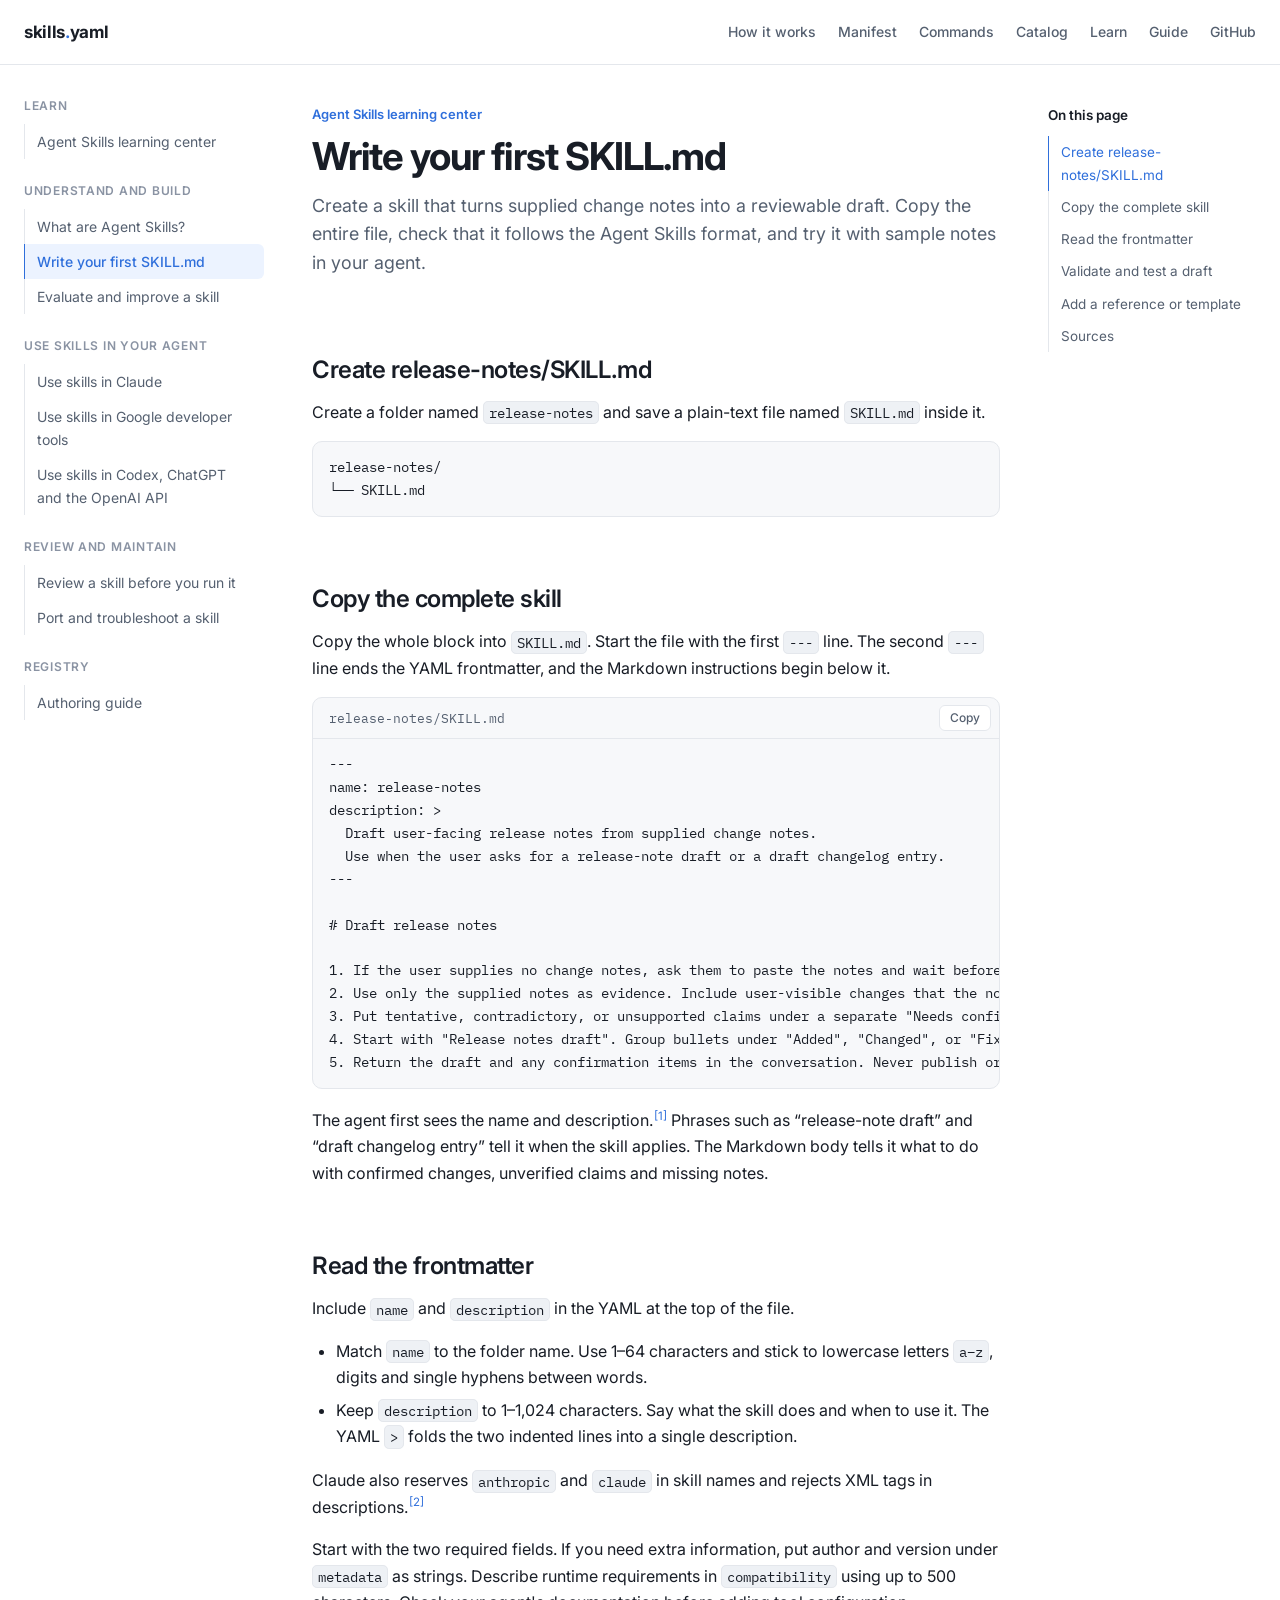
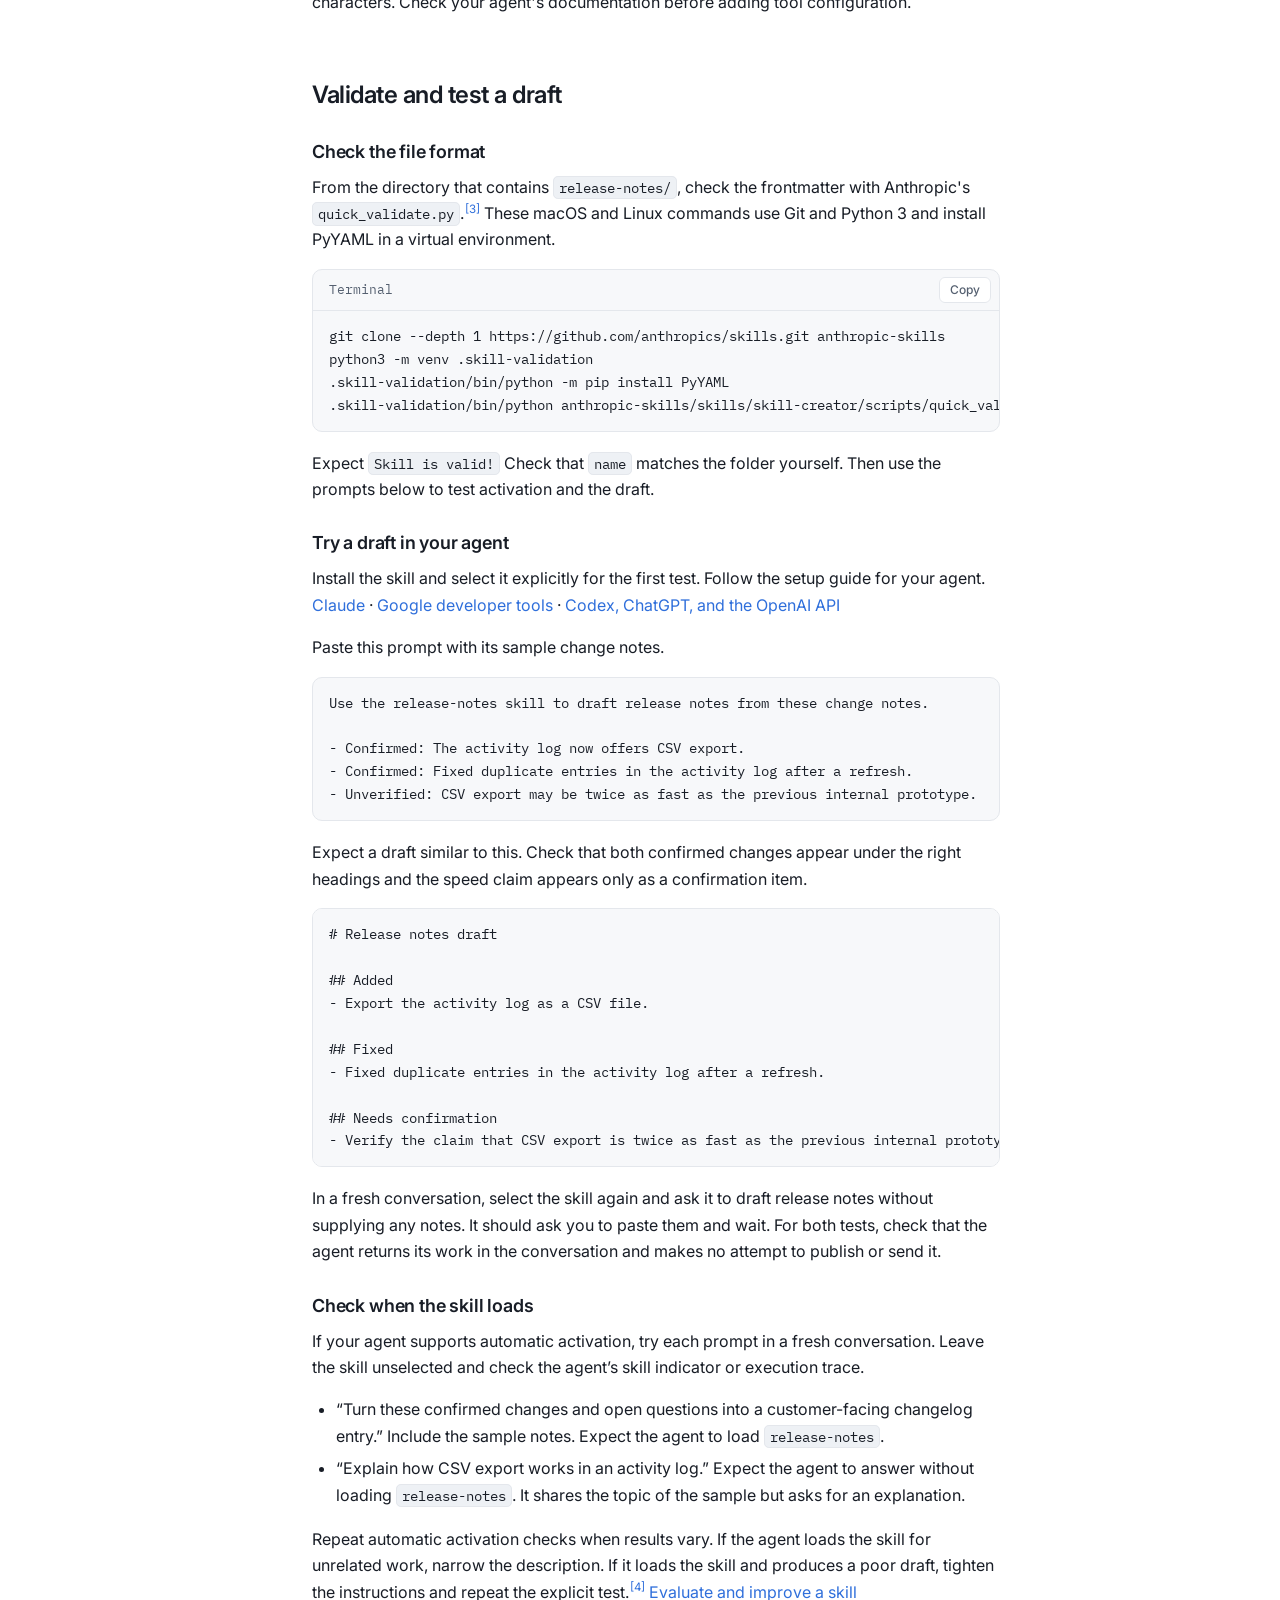
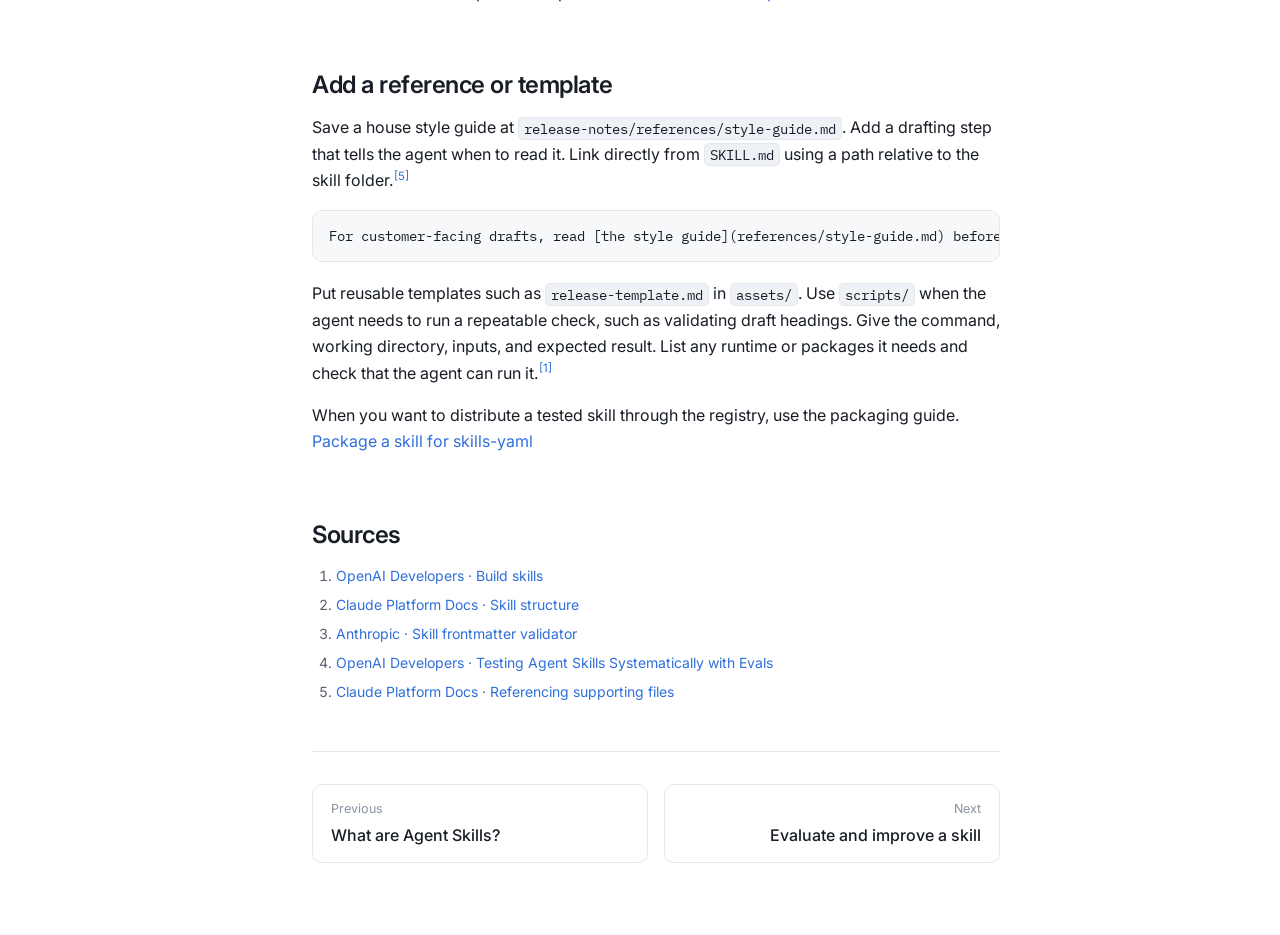
<file: learn/write-your-first-skill.html>
<!doctype html>
<html lang="en">
<head>
<meta charset="utf-8">
<meta name="viewport" content="width=device-width, initial-scale=1">
<title>Write your first SKILL.md — skills.yaml</title>
<meta name="description" content="Write a complete Agent Skills SKILL.md, validate its frontmatter, and test a release-notes draft with sample change notes.">
<link rel="canonical" href="https://skills-yaml.tech/learn/write-your-first-skill.html">
<meta property="og:title" content="Write your first SKILL.md — skills.yaml">
<meta property="og:description" content="Write a complete Agent Skills SKILL.md, validate its frontmatter, and test a release-notes draft with sample change notes.">
<meta property="og:url" content="https://skills-yaml.tech/learn/write-your-first-skill.html">
<meta property="og:type" content="article">
<link rel="icon" href="/assets/favicon.svg" type="image/svg+xml">
<link rel="preconnect" href="https://fonts.googleapis.com">
<link rel="preconnect" href="https://fonts.gstatic.com" crossorigin>
<link rel="stylesheet" href="https://fonts.googleapis.com/css2?family=Inter:wght@400;500;600;700&family=IBM+Plex+Mono:wght@400;500&display=swap">
<link rel="stylesheet" href="/assets/style.css?v=9744fac2f0">
</head>
<body>
<a class="skip" href="#main">Skip to content</a>

<header class="docs-header">
  <div class="docs-header-inner">
    <a class="docs-logo" href="/">skills<span>.</span>yaml</a>
    <nav aria-label="Primary">
      <a href="/index.html#disk">How it works</a>
      <a href="/index.html#manifest">Manifest</a>
      <a href="/index.html#commands">Commands</a>
      <a href="/catalog.html">Catalog</a>
      <a href="/learn/" aria-current="location">Learn</a>
      <a href="/guide.html">Guide</a>
      <a href="https://github.com/skills-yaml/skm">GitHub</a>
    </nav>
  </div>
</header>

<div class="docs-shell">

  <nav class="docs-sidebar" aria-label="Learning center">
    <p class="docs-sidebar-group">Learn</p>
    <ul>
      <li><a href="/learn/">Agent Skills learning center</a></li>
    </ul>
    <p class="docs-sidebar-group">Understand and build</p>
    <ul>
      <li><a href="/learn/what-are-agent-skills.html">What are Agent Skills?</a></li>
      <li><a href="/learn/write-your-first-skill.html" aria-current="page">Write your first SKILL.md</a></li>
      <li><a href="/learn/evaluate-and-improve.html">Evaluate and improve a skill</a></li>
    </ul>
    <p class="docs-sidebar-group">Use skills in your agent</p>
    <ul>
      <li><a href="/learn/claude-skills.html">Use skills in Claude</a></li>
      <li><a href="/learn/google-skills.html">Use skills in Google developer tools</a></li>
      <li><a href="/learn/openai-skills.html">Use skills in Codex, ChatGPT and the OpenAI API</a></li>
    </ul>
    <p class="docs-sidebar-group">Review and maintain</p>
    <ul>
      <li><a href="/learn/review-skill-safety.html">Review a skill before you run it</a></li>
      <li><a href="/learn/port-and-troubleshoot.html">Port and troubleshoot a skill</a></li>
    </ul>
    <p class="docs-sidebar-group">Registry</p>
    <ul>
      <li><a href="/guide.html">Authoring guide</a></li>
    </ul>
  </nav>

  <main id="main" class="docs-main">
    <article class="docs-page">

      <header class="docs-title">
        <p class="docs-crumb"><a href="/learn/">Agent Skills learning center</a></p>
        <h1>Write your first SKILL.md</h1>
        <p class="docs-lead">Create a skill that turns supplied change notes into a reviewable draft. Copy the entire file, check that it follows the Agent Skills format, and try it with sample notes in your agent.</p>
      </header>

      <section id="create-the-folder">
        <h2>Create release-notes/SKILL.md</h2>
        <p>Create a folder named <code>release-notes</code> and save a plain-text file named <code>SKILL.md</code> inside it.</p>
        <pre><code>release-notes/
└── SKILL.md</code></pre>
      </section>

      <section id="write-the-instructions">
        <h2>Copy the complete skill</h2>
        <p>Copy the whole block into <code>SKILL.md</code>. Start the file with the first <code>---</code> line. The second <code>---</code> line ends the YAML frontmatter, and the Markdown instructions begin below it.</p>
        <div class="code">
          <div class="code-title">release-notes/SKILL.md<button class="copy" type="button">Copy</button></div>
          <pre>---
name: release-notes
description: &gt;
  Draft user-facing release notes from supplied change notes.
  Use when the user asks for a release-note draft or a draft changelog entry.
---

# Draft release notes

1. If the user supplies no change notes, ask them to paste the notes and wait before drafting.
2. Use only the supplied notes as evidence. Include user-visible changes that the notes present as confirmed. Preserve any stated limits on availability or scope.
3. Put tentative, contradictory, or unsupported claims under a separate "Needs confirmation" heading for the reviewer. Identify what must be confirmed and keep those claims out of the release notes. Avoid inferring dates, versions, or benefits.
4. Start with "Release notes draft". Group bullets under "Added", "Changed", or "Fixed" as appropriate and omit empty groups. If no user-facing change is confirmed, say so.
5. Return the draft and any confirmation items in the conversation. Never publish or send the draft elsewhere.
</pre>
        </div>
        <p>The agent first sees the name and description.<sup class="citation"><a href="#source-1" aria-label="Source 1">[1]</a></sup> Phrases such as “release-note draft” and “draft changelog entry” tell it when the skill applies. The Markdown body tells it what to do with confirmed changes, unverified claims and missing notes.</p>
      </section>

      <section id="frontmatter">
        <h2>Read the frontmatter</h2>
        <p>Include <code>name</code> and <code>description</code> in the YAML at the top of the file.</p>
        <ul>
          <li>Match <code>name</code> to the folder name. Use 1–64 characters and stick to lowercase letters <code>a–z</code>, digits and single hyphens between words.</li>
          <li>Keep <code>description</code> to 1–1,024 characters. Say what the skill does and when to use it. The YAML <code>&gt;</code> folds the two indented lines into a single description.</li>
        </ul>
        <p>Claude also reserves <code>anthropic</code> and <code>claude</code> in skill names and rejects XML tags in descriptions.<sup class="citation"><a href="#source-2" aria-label="Source 2">[2]</a></sup></p>
        <p>Start with the two required fields. If you need extra information, put author and version under <code>metadata</code> as strings. Describe runtime requirements in <code>compatibility</code> using up to 500 characters. Check your agent's documentation before adding tool configuration.</p>
      </section>

      <section id="validate-and-test">
        <h2>Validate and test a draft</h2>
        <h3>Check the file format</h3>
        <p>From the directory that contains <code>release-notes/</code>, check the frontmatter with Anthropic's <code>quick_validate.py</code>.<sup class="citation"><a href="#source-3" aria-label="Source 3">[3]</a></sup> These macOS and Linux commands use Git and Python 3 and install PyYAML in a virtual environment.</p>
        <div class="code">
          <div class="code-title">Terminal<button class="copy" type="button">Copy</button></div>
          <pre>git clone --depth 1 https://github.com/anthropics/skills.git anthropic-skills
python3 -m venv .skill-validation
.skill-validation/bin/python -m pip install PyYAML
.skill-validation/bin/python anthropic-skills/skills/skill-creator/scripts/quick_validate.py ./release-notes</pre>
        </div>
        <p>Expect <code>Skill is valid!</code> Check that <code>name</code> matches the folder yourself. Then use the prompts below to test activation and the draft.</p>

        <h3>Try a draft in your agent</h3>
        <p>Install the skill and select it explicitly for the first test. Follow the setup guide for your agent. <a href="/learn/claude-skills.html">Claude</a> · <a href="/learn/google-skills.html">Google developer tools</a> · <a href="/learn/openai-skills.html">Codex, ChatGPT, and the OpenAI API</a></p>
        <p>Paste this prompt with its sample change notes.</p>
        <pre><code>Use the release-notes skill to draft release notes from these change notes.

- Confirmed: The activity log now offers CSV export.
- Confirmed: Fixed duplicate entries in the activity log after a refresh.
- Unverified: CSV export may be twice as fast as the previous internal prototype.
</code></pre>
        <p>Expect a draft similar to this. Check that both confirmed changes appear under the right headings and the speed claim appears only as a confirmation item.</p>
        <pre><code># Release notes draft

## Added
- Export the activity log as a CSV file.

## Fixed
- Fixed duplicate entries in the activity log after a refresh.

## Needs confirmation
- Verify the claim that CSV export is twice as fast as the previous internal prototype.
</code></pre>
        <p>In a fresh conversation, select the skill again and ask it to draft release notes without supplying any notes. It should ask you to paste them and wait. For both tests, check that the agent returns its work in the conversation and makes no attempt to publish or send it.</p>

        <h3>Check when the skill loads</h3>
        <p>If your agent supports automatic activation, try each prompt in a fresh conversation. Leave the skill unselected and check the agent’s skill indicator or execution trace.</p>
        <ul>
          <li>“Turn these confirmed changes and open questions into a customer-facing changelog entry.” Include the sample notes. Expect the agent to load <code>release-notes</code>.</li>
          <li>“Explain how CSV export works in an activity log.” Expect the agent to answer without loading <code>release-notes</code>. It shares the topic of the sample but asks for an explanation.</li>
        </ul>
        <p>Repeat automatic activation checks when results vary. If the agent loads the skill for unrelated work, narrow the description. If it loads the skill and produces a poor draft, tighten the instructions and repeat the explicit test.<sup class="citation"><a href="#source-4" aria-label="Source 4">[4]</a></sup> <a href="/learn/evaluate-and-improve.html">Evaluate and improve a skill</a></p>
      </section>

      <section id="add-resources">
        <h2>Add a reference or template</h2>
        <p>Save a house style guide at <code>release-notes/references/style-guide.md</code>. Add a drafting step that tells the agent when to read it. Link directly from <code>SKILL.md</code> using a path relative to the skill folder.<sup class="citation"><a href="#source-5" aria-label="Source 5">[5]</a></sup></p>
        <pre><code>For customer-facing drafts, read [the style guide](references/style-guide.md) before writing.</code></pre>
        <p>Put reusable templates such as <code>release-template.md</code> in <code>assets/</code>. Use <code>scripts/</code> when the agent needs to run a repeatable check, such as validating draft headings. Give the command, working directory, inputs, and expected result. List any runtime or packages it needs and check that the agent can run it.<sup class="citation"><a href="#source-1" aria-label="Source 1">[1]</a></sup></p>
        <p>When you want to distribute a tested skill through the registry, use the packaging guide. <a href="/guide.html#package">Package a skill for skills-yaml</a></p>
      </section>

      <section id="sources">
        <h2>Sources</h2>
        <ol>
          <li id="source-1"><a href="https://developers.openai.com/plugins/build/skills">OpenAI Developers · Build skills</a></li>
          <li id="source-2"><a href="https://platform.claude.com/docs/en/agents-and-tools/agent-skills/overview#skill-structure">Claude Platform Docs · Skill structure</a></li>
          <li id="source-3"><a href="https://github.com/anthropics/skills/blob/main/skills/skill-creator/scripts/quick_validate.py">Anthropic · Skill frontmatter validator</a></li>
          <li id="source-4"><a href="https://developers.openai.com/blog/eval-skills">OpenAI Developers · Testing Agent Skills Systematically with Evals</a></li>
          <li id="source-5"><a href="https://platform.claude.com/docs/en/agents-and-tools/agent-skills/best-practices#avoid-deeply-nested-references">Claude Platform Docs · Referencing supporting files</a></li>
        </ol>
      </section>

      <nav class="pager" aria-label="Pages">
        <a class="pager-prev" href="/learn/what-are-agent-skills.html"><span>Previous</span>What are Agent Skills?</a>
        <a class="pager-next" href="/learn/evaluate-and-improve.html"><span>Next</span>Evaluate and improve a skill</a>
      </nav>
    </article>
  </main>

  <aside class="docs-toc" aria-label="On this page">
    <p class="docs-toc-title">On this page</p>
    <ul>
      <li><a href="#create-the-folder">Create release-notes/SKILL.md</a></li>
      <li><a href="#write-the-instructions">Copy the complete skill</a></li>
      <li><a href="#frontmatter">Read the frontmatter</a></li>
      <li><a href="#validate-and-test">Validate and test a draft</a></li>
      <li><a href="#add-resources">Add a reference or template</a></li>
      <li><a href="#sources">Sources</a></li>
    </ul>
  </aside>

</div>

<script src="/assets/site.js?v=c14a35b761" defer></script>
</body>
</html>
</file>
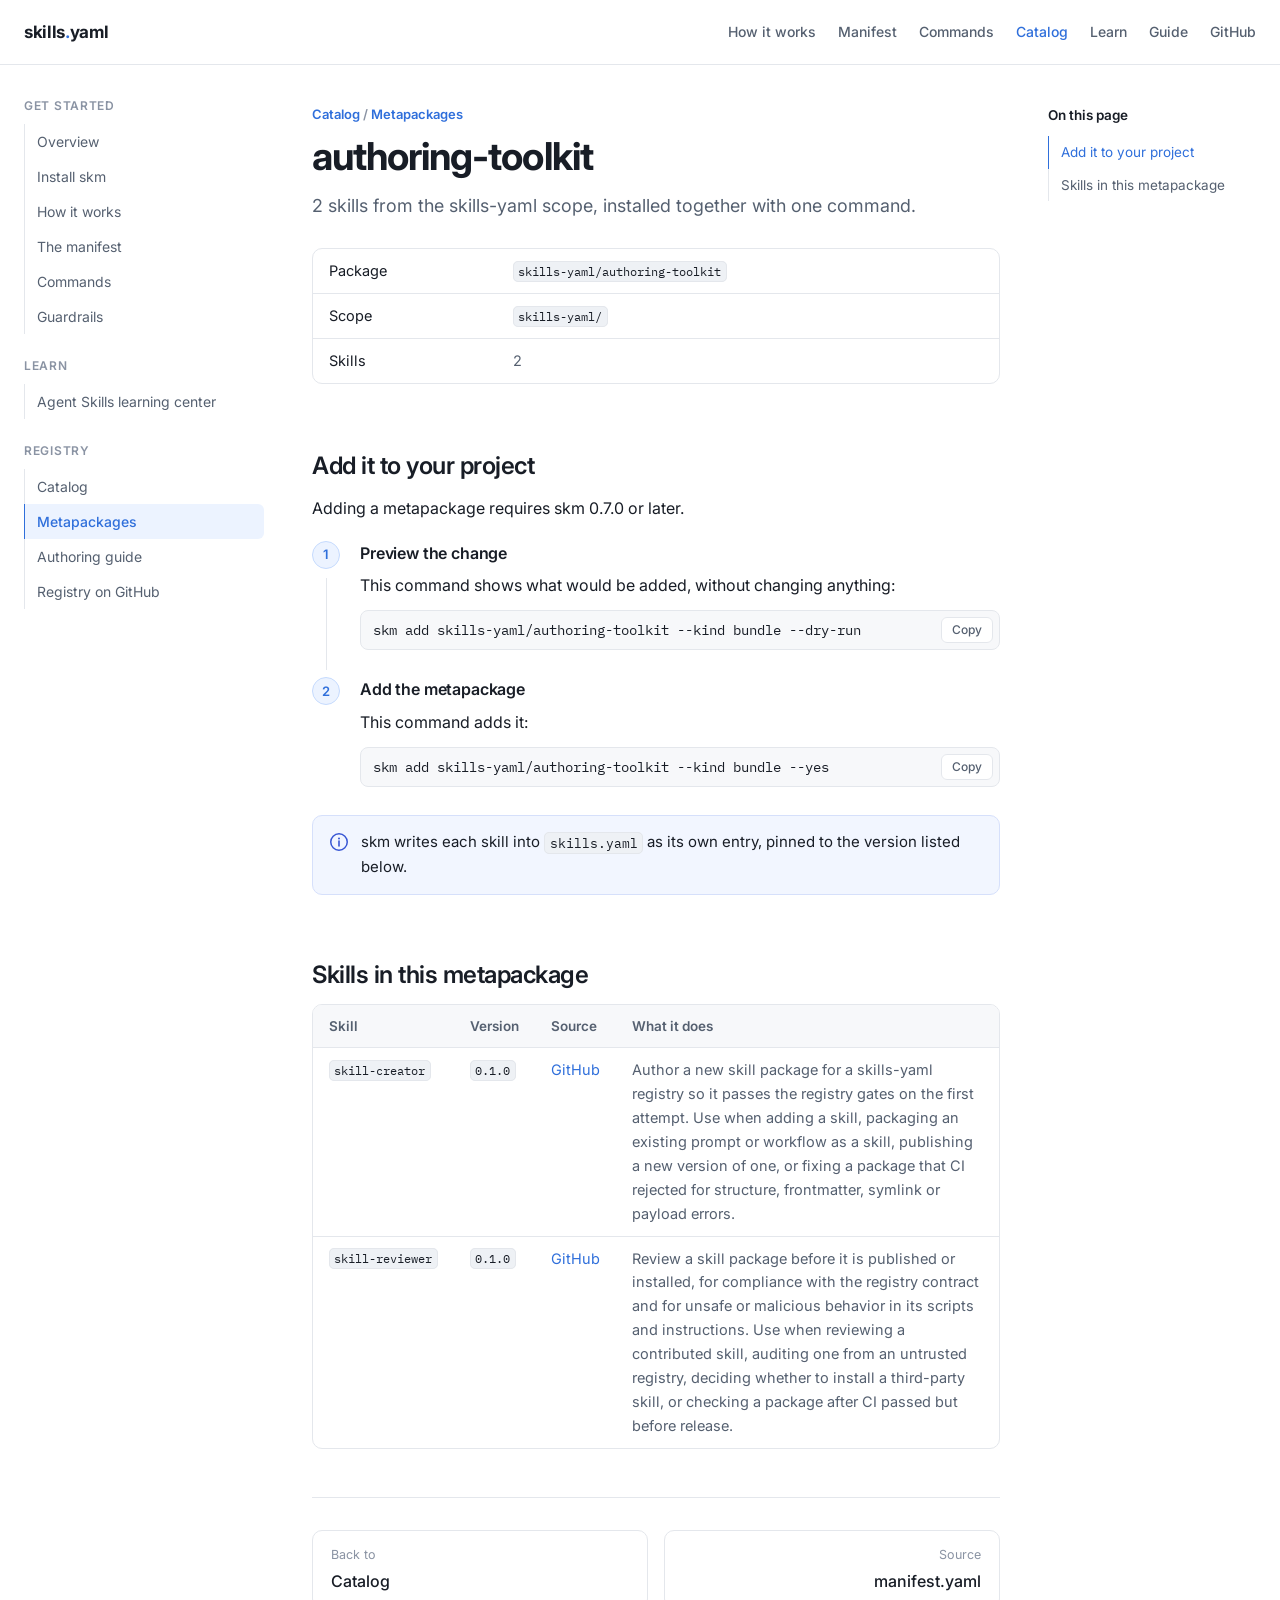
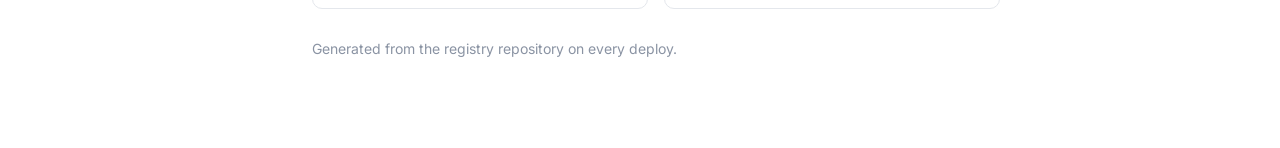
<file: metapackages/skills-yaml/authoring-toolkit.html>
<!doctype html>
<html lang="en">
<head>
<meta charset="utf-8">
<meta name="viewport" content="width=device-width, initial-scale=1">
<title>skills-yaml/authoring-toolkit — skills.yaml</title>
<meta name="description" content="2 skills from the skills-yaml scope, installed together with one command.">
<link rel="canonical" href="https://skills-yaml.tech/metapackages/skills-yaml/authoring-toolkit.html">
<meta property="og:title" content="skills-yaml/authoring-toolkit — skills.yaml">
<meta property="og:description" content="2 skills from the skills-yaml scope, installed together with one command.">
<meta property="og:url" content="https://skills-yaml.tech/metapackages/skills-yaml/authoring-toolkit.html">
<meta property="og:type" content="website">
<link rel="icon" href="/assets/favicon.svg" type="image/svg+xml">
<link rel="preconnect" href="https://fonts.googleapis.com">
<link rel="preconnect" href="https://fonts.gstatic.com" crossorigin>
<link rel="stylesheet" href="https://fonts.googleapis.com/css2?family=Inter:wght@400;500;600;700&family=IBM+Plex+Mono:wght@400;500&display=swap">
<link rel="stylesheet" href="/assets/style.css?v=9744fac2f0">
</head>
<body>
<a class="skip" href="#main">Skip to content</a>

<header class="docs-header">
  <div class="docs-header-inner">
    <a class="docs-logo" href="/">skills<span>.</span>yaml</a>
    <nav aria-label="Primary">
      <a href="/index.html#disk">How it works</a>
      <a href="/index.html#manifest">Manifest</a>
      <a href="/index.html#commands">Commands</a>
      <a href="/catalog.html" aria-current="page">Catalog</a>
      <a href="/learn/">Learn</a>
      <a href="/guide.html">Guide</a>
      <a href="https://github.com/skills-yaml/skm">GitHub</a>
    </nav>
  </div>
</header>

<div class="docs-shell">

  <nav class="docs-sidebar" aria-label="Site">
    <p class="docs-sidebar-group">Get started</p>
    <ul>
      <li><a href="/index.html">Overview</a></li>
      <li><a href="/index.html#install">Install skm</a></li>
      <li><a href="/index.html#disk">How it works</a></li>
      <li><a href="/index.html#manifest">The manifest</a></li>
      <li><a href="/index.html#commands">Commands</a></li>
      <li><a href="/index.html#guardrails">Guardrails</a></li>
    </ul>
    <p class="docs-sidebar-group">Learn</p>
    <ul>
      <li><a href="/learn/">Agent Skills learning center</a></li>
    </ul>
    <p class="docs-sidebar-group">Registry</p>
    <ul>
      <li><a href="/catalog.html">Catalog</a></li>
      <li><a href="/catalog.html#metapackages" aria-current="page">Metapackages</a></li>
      <li><a href="/guide.html">Authoring guide</a></li>
      <li><a href="https://github.com/skills-yaml/registry">Registry on GitHub</a></li>
    </ul>
  </nav>

  <main id="main" class="docs-main">
    <article class="docs-page">

      <header class="docs-title">
        <p class="docs-crumb"><a href="/catalog.html">Catalog</a> / <a href="/catalog.html#metapackages">Metapackages</a></p>
        <h1>authoring-toolkit</h1>
        <p class="docs-lead">2 skills from the skills-yaml scope, installed together with one command.</p>
      </header>

      <div class="table-wrap">
        <table class="dtable">
          <tbody>
            <tr><th scope="row">Package</th><td><code>skills-yaml/authoring-toolkit</code></td></tr>
            <tr><th scope="row">Scope</th><td><code>skills-yaml/</code></td></tr>
            <tr><th scope="row">Skills</th><td>2</td></tr>
          </tbody>
        </table>
      </div>

      <section id="add">
        <h2>Add it to your project</h2>
        <p>Adding a metapackage requires skm 0.7.0 or later.</p>
        <ol class="stepper">
          <li class="step">
            <h4>Preview the change</h4>
            <p>This command shows what would be added, without changing anything:</p>
            <p class="entry-add"><code>skm add skills-yaml/authoring-toolkit --kind bundle --dry-run</code><button class="copy" type="button" data-copy="skm add skills-yaml/authoring-toolkit --kind bundle --dry-run">Copy</button></p>
          </li>
          <li class="step">
            <h4>Add the metapackage</h4>
            <p>This command adds it:</p>
            <p class="entry-add"><code>skm add skills-yaml/authoring-toolkit --kind bundle --yes</code><button class="copy" type="button" data-copy="skm add skills-yaml/authoring-toolkit --kind bundle --yes">Copy</button></p>
          </li>
        </ol>
        <div class="hint hint-info" role="note">
          <svg class="hint-icon" viewBox="0 0 20 20" aria-hidden="true"><circle cx="10" cy="10" r="8.25" fill="none" stroke="currentColor" stroke-width="1.5"/><path d="M10 9v5" stroke="currentColor" stroke-width="1.6" stroke-linecap="round"/><circle cx="10" cy="6.4" r="1" fill="currentColor"/></svg>
          <div><p>skm writes each skill into <code>skills.yaml</code> as its own entry, pinned to the version listed below.</p></div>
        </div>
      </section>

      <section id="members">
        <h2>Skills in this metapackage</h2>
        <div class="table-wrap">
          <table class="dtable members">
            <thead><tr><th scope="col">Skill</th><th scope="col">Version</th><th scope="col">Source</th><th scope="col">What it does</th></tr></thead>
            <tbody>
          <tr>
            <th scope="row"><a href="/catalog.html#skill-creator"><code>skill-creator</code></a></th>
            <td class="member-version"><code>0.1.0</code></td>
            <td><a href="https://github.com/skills-yaml/registry/tree/main/skills/skills-yaml/skill-creator/v0.1.0" aria-label="View skills-yaml/skill-creator 0.1.0 on GitHub">GitHub</a></td>
            <td>Author a new skill package for a skills-yaml registry so it passes the registry gates on the first attempt. Use when adding a skill, packaging an existing prompt or workflow as a skill, publishing a new version of one, or fixing a package that CI rejected for structure, frontmatter, symlink or payload errors.</td>
          </tr>
          <tr>
            <th scope="row"><a href="/catalog.html#skill-reviewer"><code>skill-reviewer</code></a></th>
            <td class="member-version"><code>0.1.0</code></td>
            <td><a href="https://github.com/skills-yaml/registry/tree/main/skills/skills-yaml/skill-reviewer/v0.1.0" aria-label="View skills-yaml/skill-reviewer 0.1.0 on GitHub">GitHub</a></td>
            <td>Review a skill package before it is published or installed, for compliance with the registry contract and for unsafe or malicious behavior in its scripts and instructions. Use when reviewing a contributed skill, auditing one from an untrusted registry, deciding whether to install a third-party skill, or checking a package after CI passed but before release.</td>
          </tr>
            </tbody>
          </table>
        </div>
      </section>

      <nav class="pager" aria-label="Pages">
        <a class="pager-prev" href="/catalog.html#metapackages"><span>Back to</span>Catalog</a>
        <a class="pager-next" href="https://github.com/skills-yaml/registry/blob/main/skills/skills-yaml/manifest.yaml"><span>Source</span>manifest.yaml</a>
      </nav>

      <p class="docs-footnote">Generated from the registry repository on every deploy.</p>
    </article>
  </main>

  <aside class="docs-toc" aria-label="On this page">
    <p class="docs-toc-title">On this page</p>
    <ul>
      <li><a href="#add">Add it to your project</a></li>
      <li><a href="#members">Skills in this metapackage</a></li>
    </ul>
  </aside>

</div>

<script src="/assets/site.js?v=c14a35b761" defer></script>
</body>
</html>
</file>
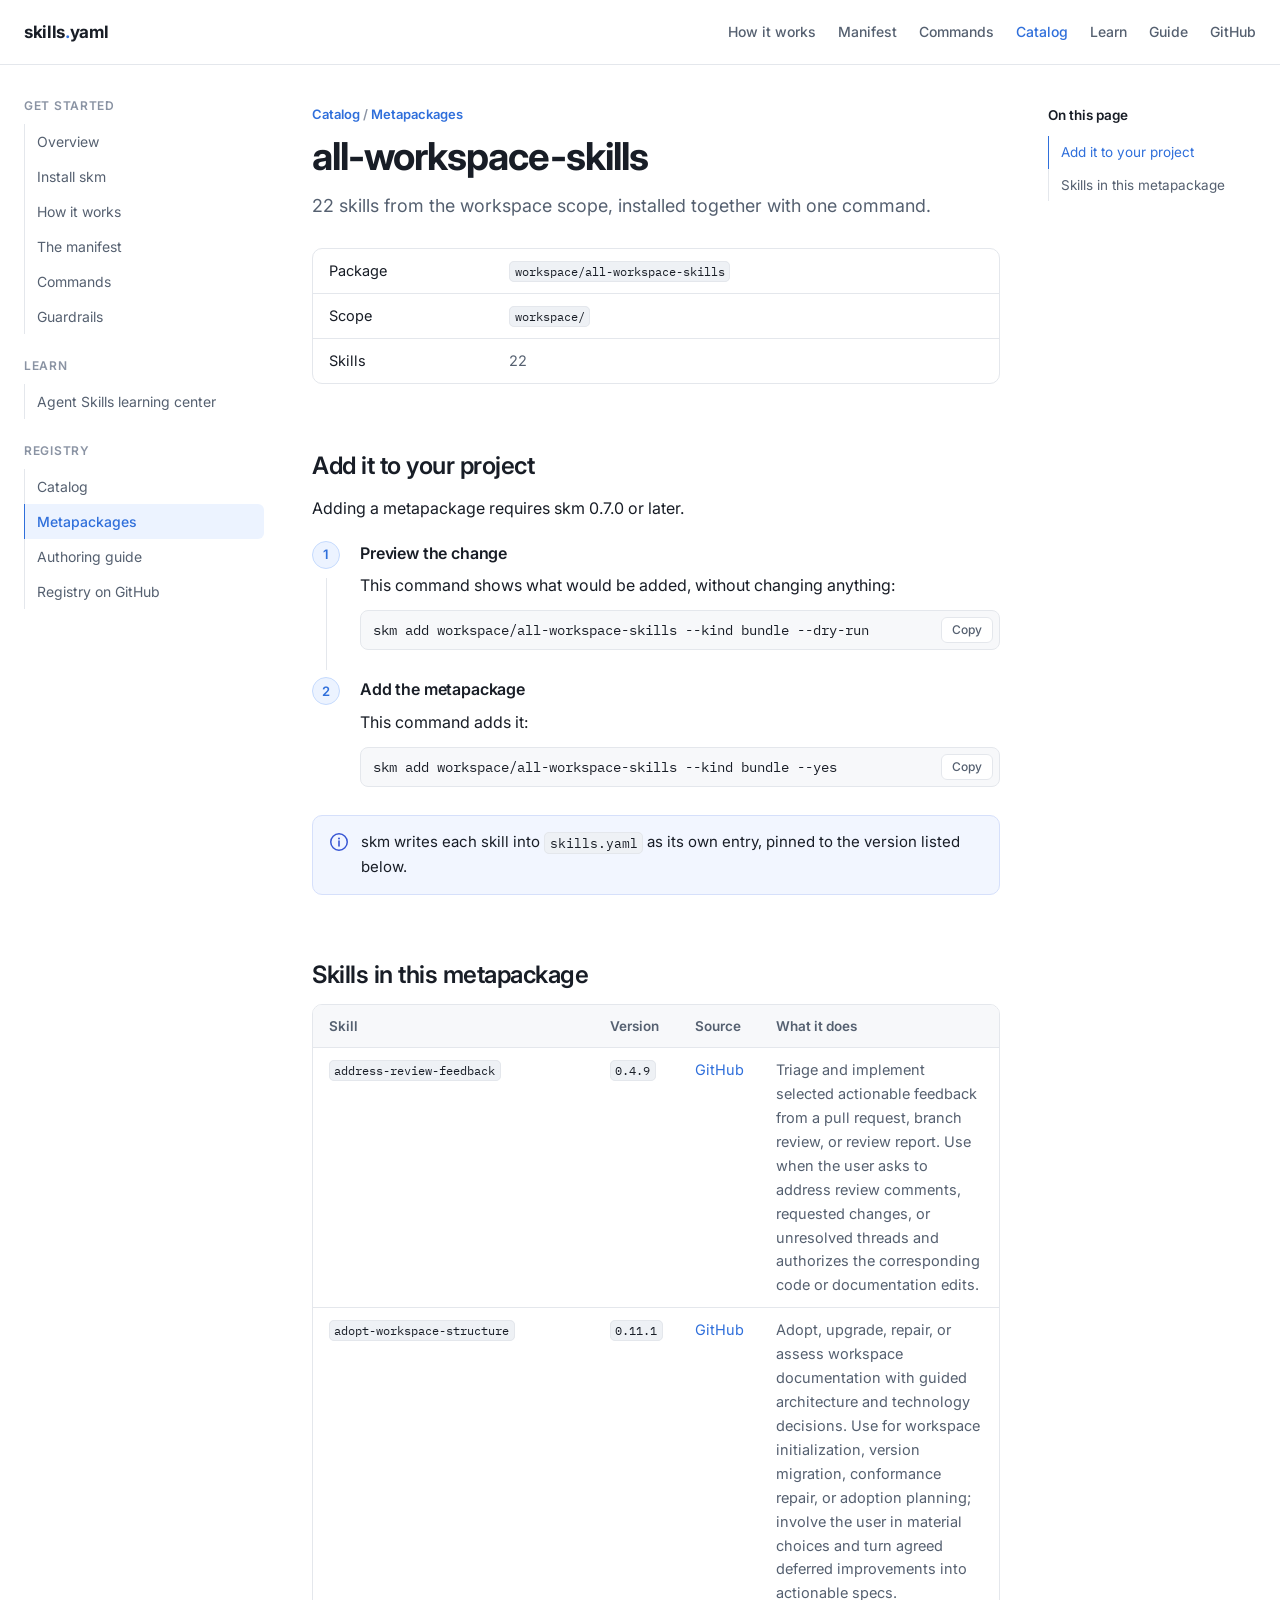
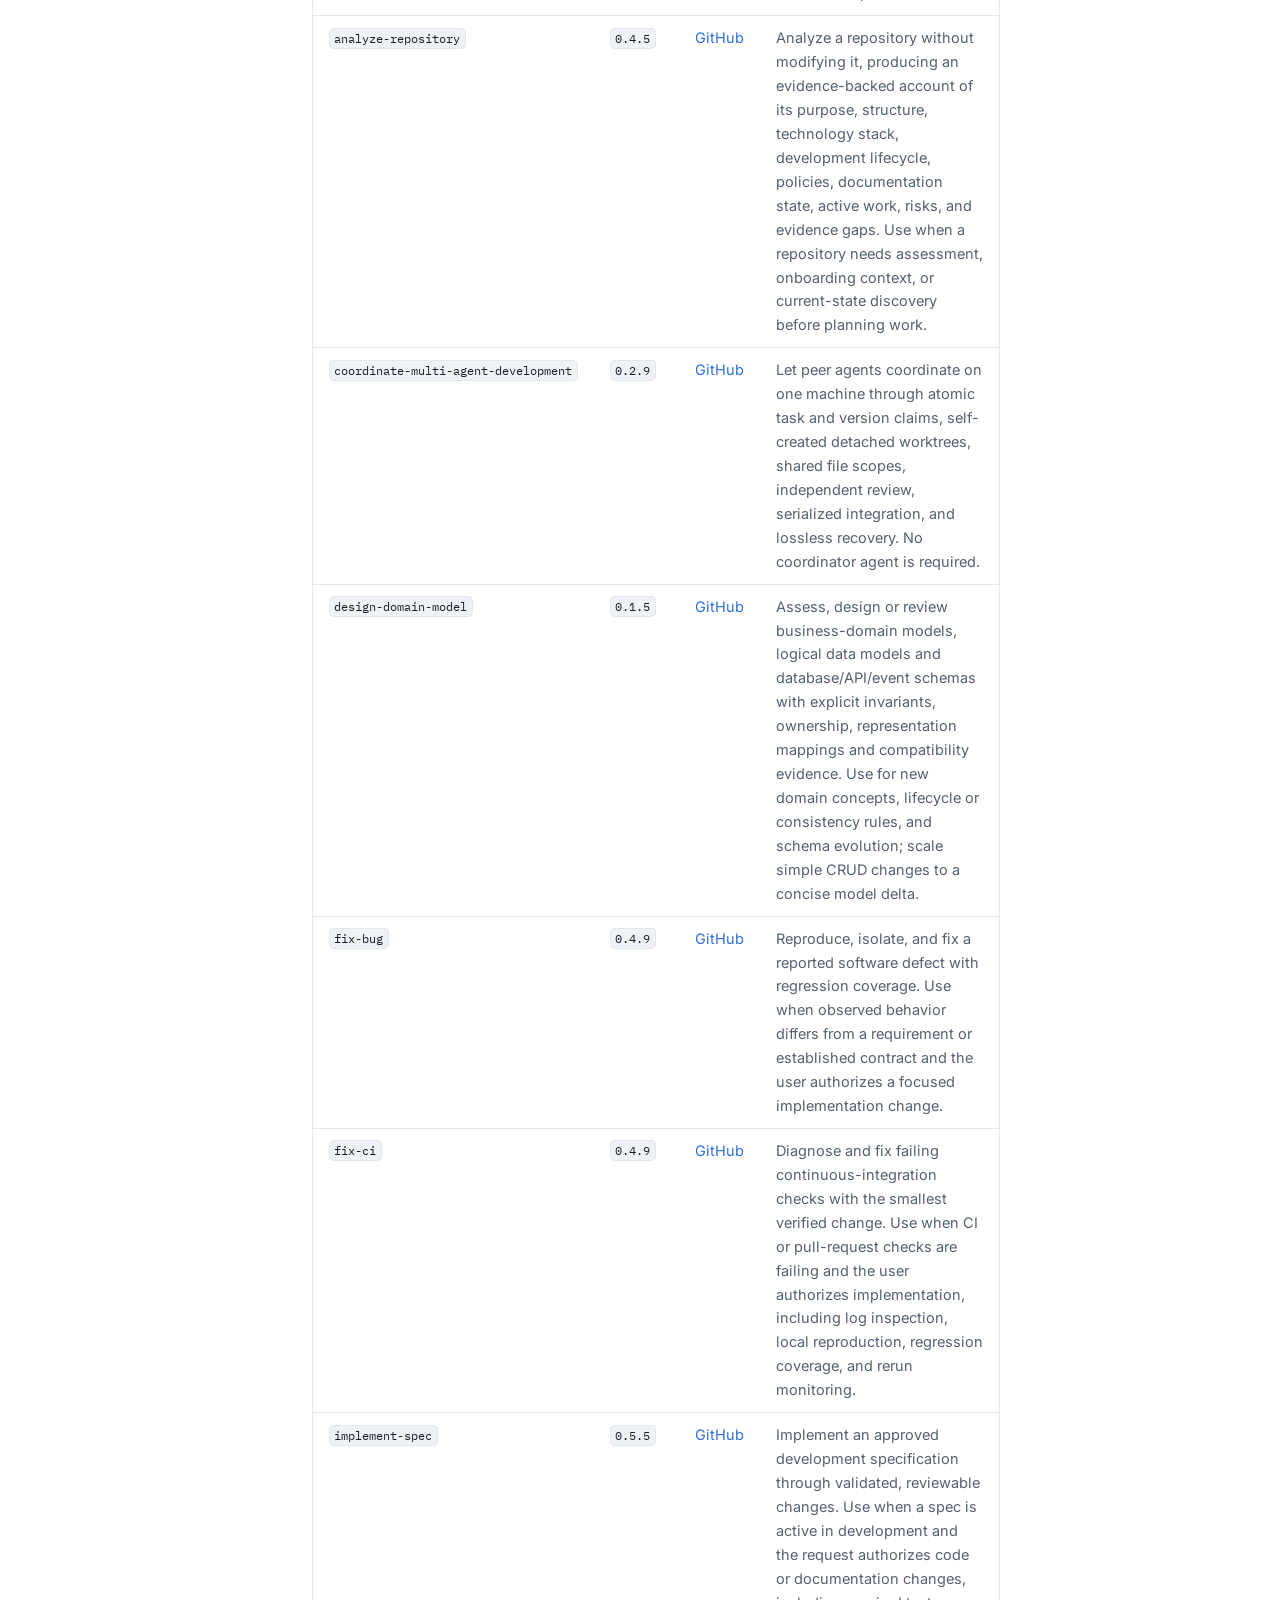
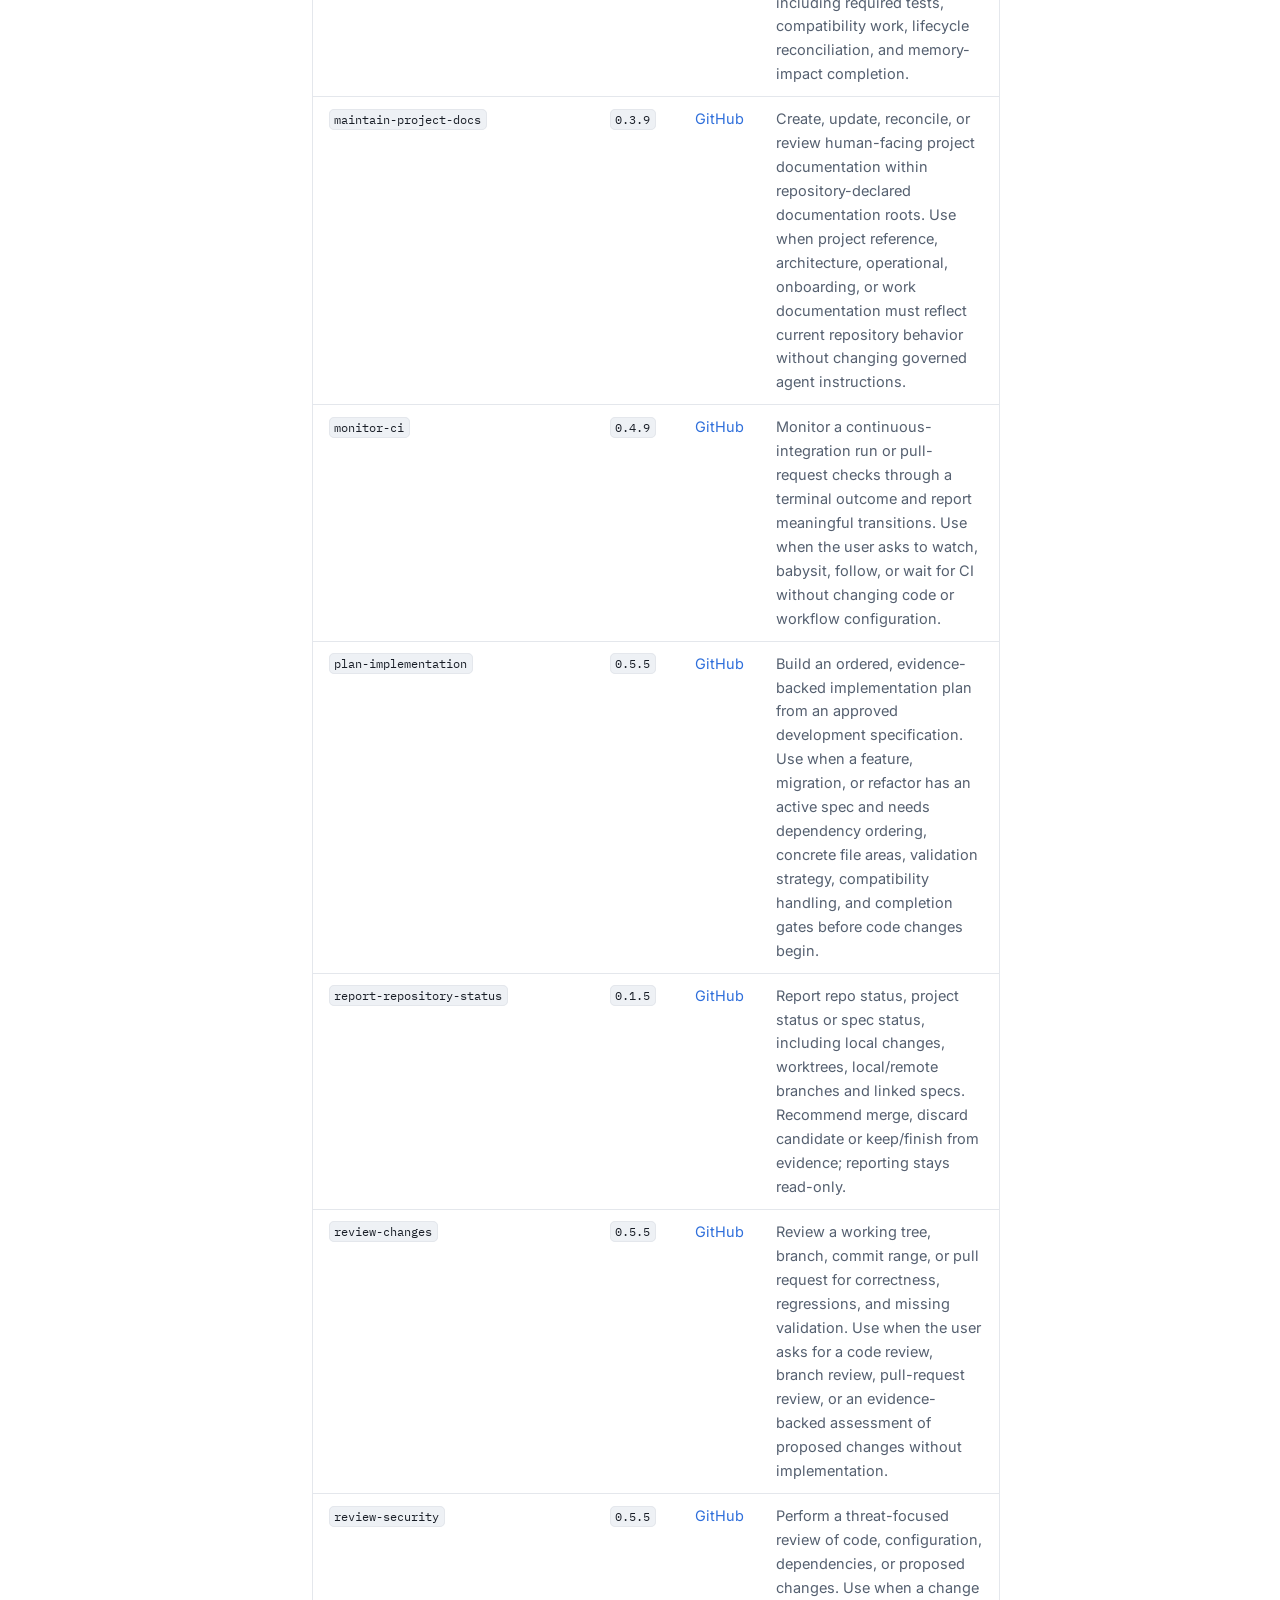
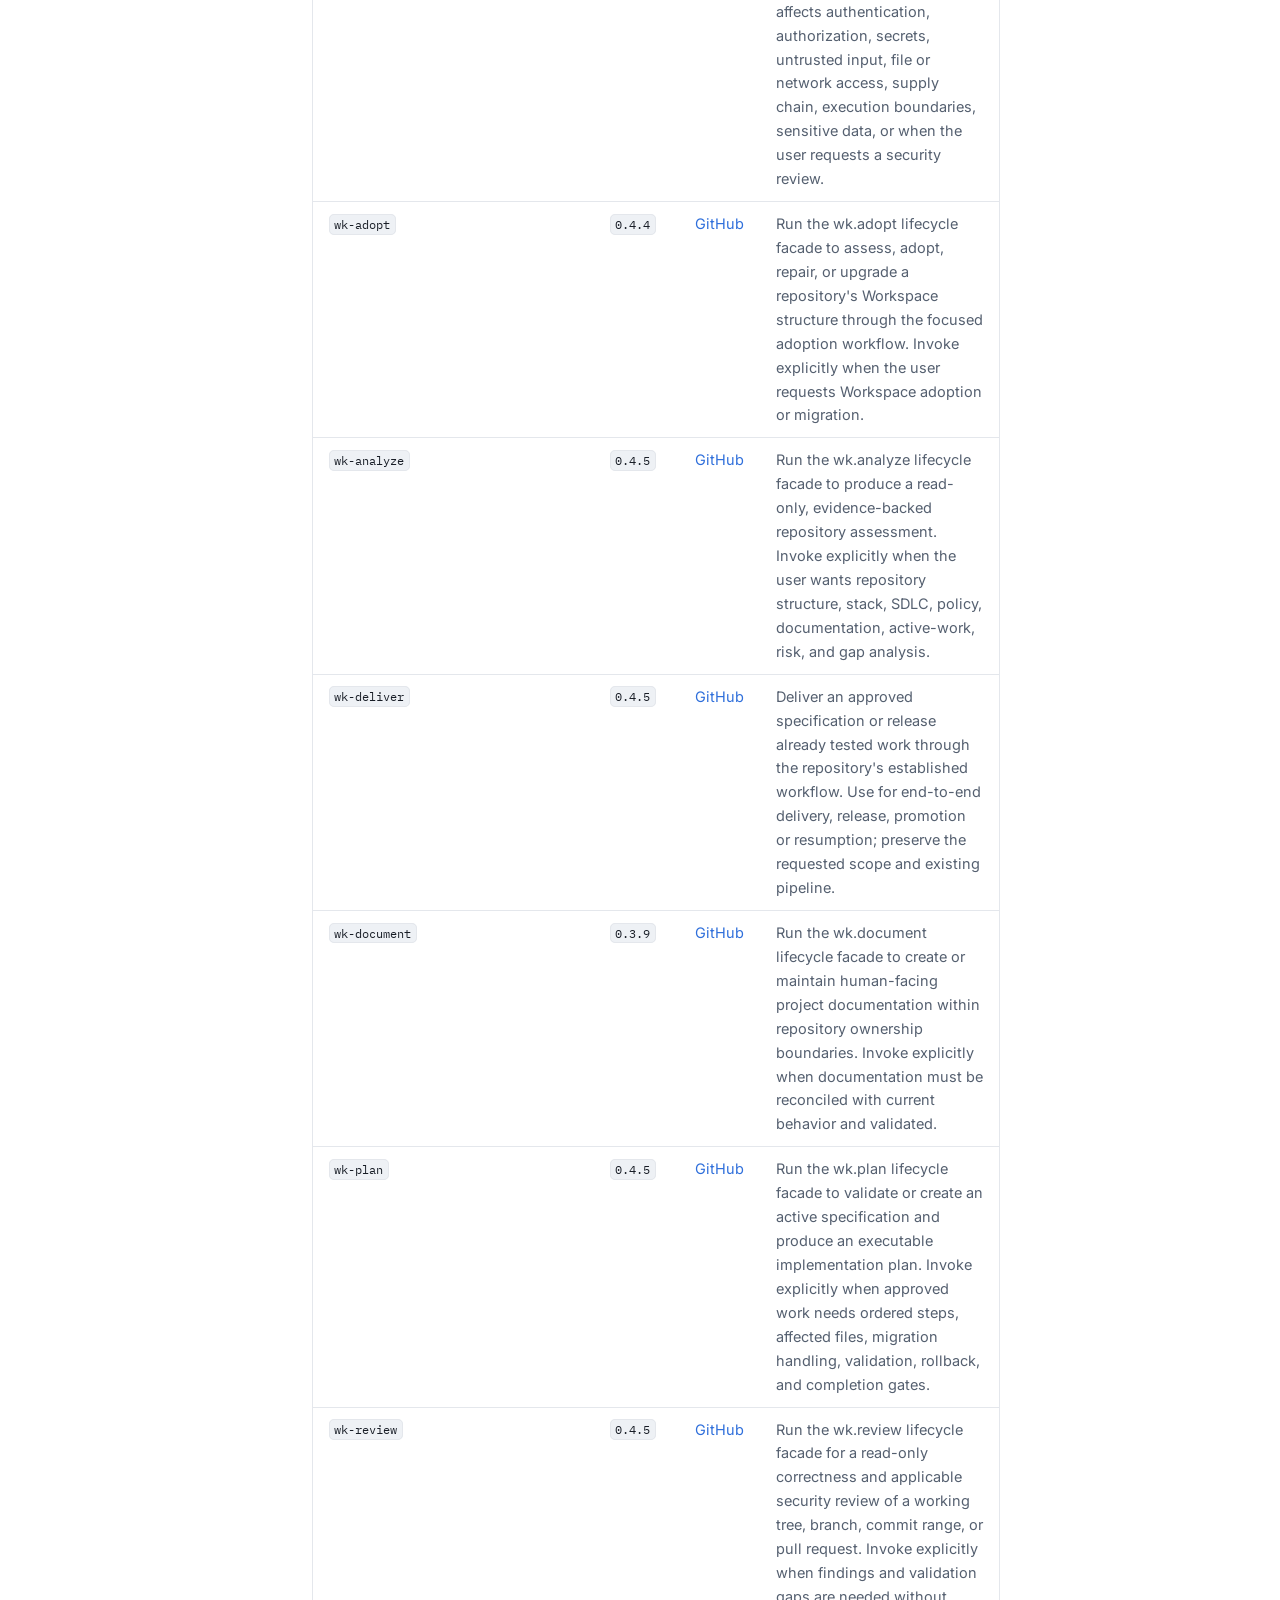
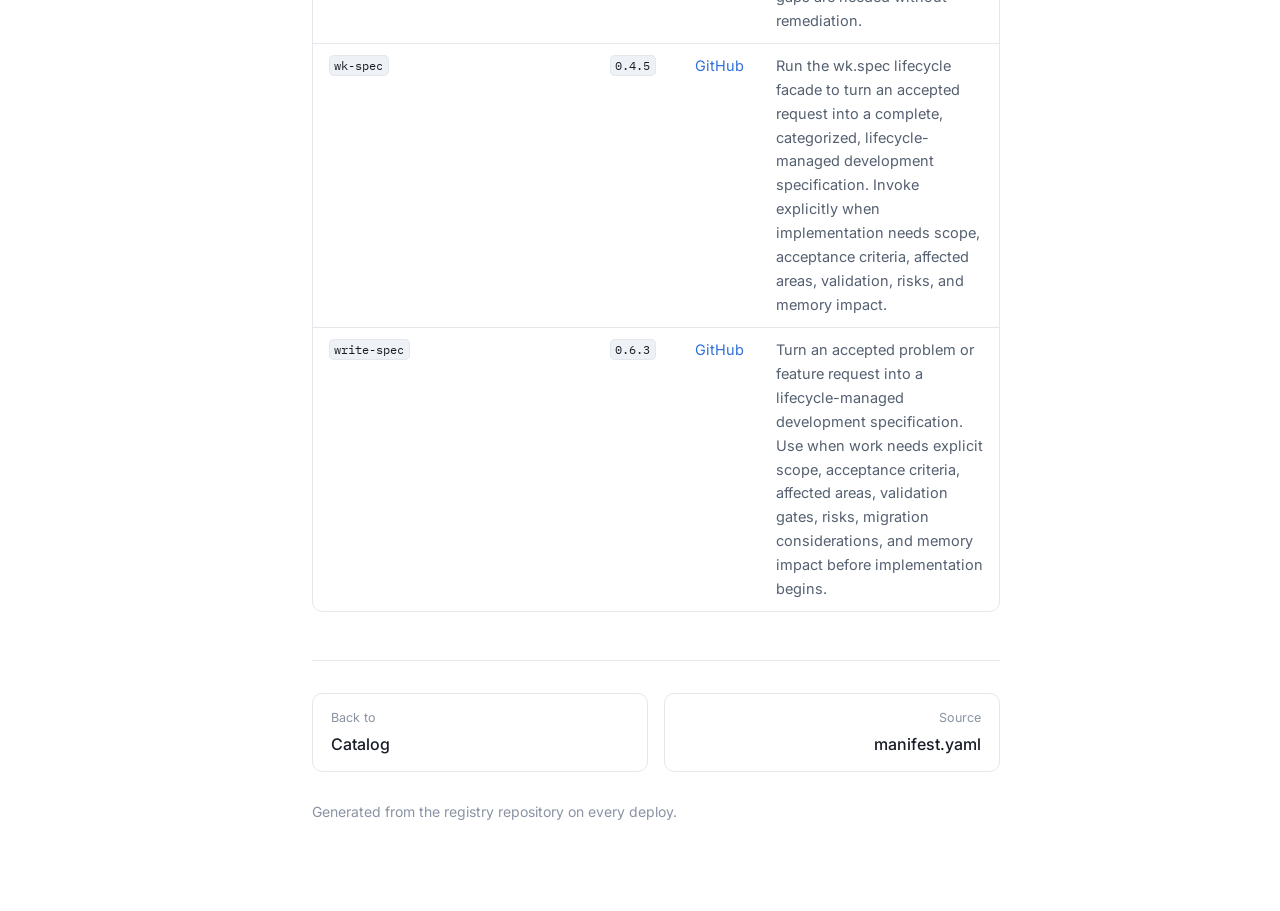
<file: metapackages/workspace/all-workspace-skills.html>
<!doctype html>
<html lang="en">
<head>
<meta charset="utf-8">
<meta name="viewport" content="width=device-width, initial-scale=1">
<title>workspace/all-workspace-skills — skills.yaml</title>
<meta name="description" content="22 skills from the workspace scope, installed together with one command.">
<link rel="canonical" href="https://skills-yaml.tech/metapackages/workspace/all-workspace-skills.html">
<meta property="og:title" content="workspace/all-workspace-skills — skills.yaml">
<meta property="og:description" content="22 skills from the workspace scope, installed together with one command.">
<meta property="og:url" content="https://skills-yaml.tech/metapackages/workspace/all-workspace-skills.html">
<meta property="og:type" content="website">
<link rel="icon" href="/assets/favicon.svg" type="image/svg+xml">
<link rel="preconnect" href="https://fonts.googleapis.com">
<link rel="preconnect" href="https://fonts.gstatic.com" crossorigin>
<link rel="stylesheet" href="https://fonts.googleapis.com/css2?family=Inter:wght@400;500;600;700&family=IBM+Plex+Mono:wght@400;500&display=swap">
<link rel="stylesheet" href="/assets/style.css?v=9744fac2f0">
</head>
<body>
<a class="skip" href="#main">Skip to content</a>

<header class="docs-header">
  <div class="docs-header-inner">
    <a class="docs-logo" href="/">skills<span>.</span>yaml</a>
    <nav aria-label="Primary">
      <a href="/index.html#disk">How it works</a>
      <a href="/index.html#manifest">Manifest</a>
      <a href="/index.html#commands">Commands</a>
      <a href="/catalog.html" aria-current="page">Catalog</a>
      <a href="/learn/">Learn</a>
      <a href="/guide.html">Guide</a>
      <a href="https://github.com/skills-yaml/skm">GitHub</a>
    </nav>
  </div>
</header>

<div class="docs-shell">

  <nav class="docs-sidebar" aria-label="Site">
    <p class="docs-sidebar-group">Get started</p>
    <ul>
      <li><a href="/index.html">Overview</a></li>
      <li><a href="/index.html#install">Install skm</a></li>
      <li><a href="/index.html#disk">How it works</a></li>
      <li><a href="/index.html#manifest">The manifest</a></li>
      <li><a href="/index.html#commands">Commands</a></li>
      <li><a href="/index.html#guardrails">Guardrails</a></li>
    </ul>
    <p class="docs-sidebar-group">Learn</p>
    <ul>
      <li><a href="/learn/">Agent Skills learning center</a></li>
    </ul>
    <p class="docs-sidebar-group">Registry</p>
    <ul>
      <li><a href="/catalog.html">Catalog</a></li>
      <li><a href="/catalog.html#metapackages" aria-current="page">Metapackages</a></li>
      <li><a href="/guide.html">Authoring guide</a></li>
      <li><a href="https://github.com/skills-yaml/registry">Registry on GitHub</a></li>
    </ul>
  </nav>

  <main id="main" class="docs-main">
    <article class="docs-page">

      <header class="docs-title">
        <p class="docs-crumb"><a href="/catalog.html">Catalog</a> / <a href="/catalog.html#metapackages">Metapackages</a></p>
        <h1>all-workspace-skills</h1>
        <p class="docs-lead">22 skills from the workspace scope, installed together with one command.</p>
      </header>

      <div class="table-wrap">
        <table class="dtable">
          <tbody>
            <tr><th scope="row">Package</th><td><code>workspace/all-workspace-skills</code></td></tr>
            <tr><th scope="row">Scope</th><td><code>workspace/</code></td></tr>
            <tr><th scope="row">Skills</th><td>22</td></tr>
          </tbody>
        </table>
      </div>

      <section id="add">
        <h2>Add it to your project</h2>
        <p>Adding a metapackage requires skm 0.7.0 or later.</p>
        <ol class="stepper">
          <li class="step">
            <h4>Preview the change</h4>
            <p>This command shows what would be added, without changing anything:</p>
            <p class="entry-add"><code>skm add workspace/all-workspace-skills --kind bundle --dry-run</code><button class="copy" type="button" data-copy="skm add workspace/all-workspace-skills --kind bundle --dry-run">Copy</button></p>
          </li>
          <li class="step">
            <h4>Add the metapackage</h4>
            <p>This command adds it:</p>
            <p class="entry-add"><code>skm add workspace/all-workspace-skills --kind bundle --yes</code><button class="copy" type="button" data-copy="skm add workspace/all-workspace-skills --kind bundle --yes">Copy</button></p>
          </li>
        </ol>
        <div class="hint hint-info" role="note">
          <svg class="hint-icon" viewBox="0 0 20 20" aria-hidden="true"><circle cx="10" cy="10" r="8.25" fill="none" stroke="currentColor" stroke-width="1.5"/><path d="M10 9v5" stroke="currentColor" stroke-width="1.6" stroke-linecap="round"/><circle cx="10" cy="6.4" r="1" fill="currentColor"/></svg>
          <div><p>skm writes each skill into <code>skills.yaml</code> as its own entry, pinned to the version listed below.</p></div>
        </div>
      </section>

      <section id="members">
        <h2>Skills in this metapackage</h2>
        <div class="table-wrap">
          <table class="dtable members">
            <thead><tr><th scope="col">Skill</th><th scope="col">Version</th><th scope="col">Source</th><th scope="col">What it does</th></tr></thead>
            <tbody>
          <tr>
            <th scope="row"><a href="/catalog.html#address-review-feedback"><code>address-review-feedback</code></a></th>
            <td class="member-version"><code>0.4.9</code></td>
            <td><a href="https://github.com/skills-yaml/registry/tree/main/skills/workspace/address-review-feedback/v0.4.9" aria-label="View workspace/address-review-feedback 0.4.9 on GitHub">GitHub</a></td>
            <td>Triage and implement selected actionable feedback from a pull request, branch review, or review report. Use when the user asks to address review comments, requested changes, or unresolved threads and authorizes the corresponding code or documentation edits.</td>
          </tr>
          <tr>
            <th scope="row"><a href="/catalog.html#adopt-workspace-structure"><code>adopt-workspace-structure</code></a></th>
            <td class="member-version"><code>0.11.1</code></td>
            <td><a href="https://github.com/skills-yaml/registry/tree/main/skills/workspace/adopt-workspace-structure/v0.11.1" aria-label="View workspace/adopt-workspace-structure 0.11.1 on GitHub">GitHub</a></td>
            <td>Adopt, upgrade, repair, or assess workspace documentation with guided architecture and technology decisions. Use for workspace initialization, version migration, conformance repair, or adoption planning; involve the user in material choices and turn agreed deferred improvements into actionable specs.</td>
          </tr>
          <tr>
            <th scope="row"><a href="/catalog.html#analyze-repository"><code>analyze-repository</code></a></th>
            <td class="member-version"><code>0.4.5</code></td>
            <td><a href="https://github.com/skills-yaml/registry/tree/main/skills/workspace/analyze-repository/v0.4.5" aria-label="View workspace/analyze-repository 0.4.5 on GitHub">GitHub</a></td>
            <td>Analyze a repository without modifying it, producing an evidence-backed account of its purpose, structure, technology stack, development lifecycle, policies, documentation state, active work, risks, and evidence gaps. Use when a repository needs assessment, onboarding context, or current-state discovery before planning work.</td>
          </tr>
          <tr>
            <th scope="row"><a href="/catalog.html#coordinate-multi-agent-development"><code>coordinate-multi-agent-development</code></a></th>
            <td class="member-version"><code>0.2.9</code></td>
            <td><a href="https://github.com/skills-yaml/registry/tree/main/skills/workspace/coordinate-multi-agent-development/v0.2.9" aria-label="View workspace/coordinate-multi-agent-development 0.2.9 on GitHub">GitHub</a></td>
            <td>Let peer agents coordinate on one machine through atomic task and version claims, self-created detached worktrees, shared file scopes, independent review, serialized integration, and lossless recovery. No coordinator agent is required.</td>
          </tr>
          <tr>
            <th scope="row"><a href="/catalog.html#design-domain-model"><code>design-domain-model</code></a></th>
            <td class="member-version"><code>0.1.5</code></td>
            <td><a href="https://github.com/skills-yaml/registry/tree/main/skills/workspace/design-domain-model/v0.1.5" aria-label="View workspace/design-domain-model 0.1.5 on GitHub">GitHub</a></td>
            <td>Assess, design or review business-domain models, logical data models and database/API/event schemas with explicit invariants, ownership, representation mappings and compatibility evidence. Use for new domain concepts, lifecycle or consistency rules, and schema evolution; scale simple CRUD changes to a concise model delta.</td>
          </tr>
          <tr>
            <th scope="row"><a href="/catalog.html#fix-bug"><code>fix-bug</code></a></th>
            <td class="member-version"><code>0.4.9</code></td>
            <td><a href="https://github.com/skills-yaml/registry/tree/main/skills/workspace/fix-bug/v0.4.9" aria-label="View workspace/fix-bug 0.4.9 on GitHub">GitHub</a></td>
            <td>Reproduce, isolate, and fix a reported software defect with regression coverage. Use when observed behavior differs from a requirement or established contract and the user authorizes a focused implementation change.</td>
          </tr>
          <tr>
            <th scope="row"><a href="/catalog.html#fix-ci"><code>fix-ci</code></a></th>
            <td class="member-version"><code>0.4.9</code></td>
            <td><a href="https://github.com/skills-yaml/registry/tree/main/skills/workspace/fix-ci/v0.4.9" aria-label="View workspace/fix-ci 0.4.9 on GitHub">GitHub</a></td>
            <td>Diagnose and fix failing continuous-integration checks with the smallest verified change. Use when CI or pull-request checks are failing and the user authorizes implementation, including log inspection, local reproduction, regression coverage, and rerun monitoring.</td>
          </tr>
          <tr>
            <th scope="row"><a href="/catalog.html#implement-spec"><code>implement-spec</code></a></th>
            <td class="member-version"><code>0.5.5</code></td>
            <td><a href="https://github.com/skills-yaml/registry/tree/main/skills/workspace/implement-spec/v0.5.5" aria-label="View workspace/implement-spec 0.5.5 on GitHub">GitHub</a></td>
            <td>Implement an approved development specification through validated, reviewable changes. Use when a spec is active in development and the request authorizes code or documentation changes, including required tests, compatibility work, lifecycle reconciliation, and memory-impact completion.</td>
          </tr>
          <tr>
            <th scope="row"><a href="/catalog.html#maintain-project-docs"><code>maintain-project-docs</code></a></th>
            <td class="member-version"><code>0.3.9</code></td>
            <td><a href="https://github.com/skills-yaml/registry/tree/main/skills/workspace/maintain-project-docs/v0.3.9" aria-label="View workspace/maintain-project-docs 0.3.9 on GitHub">GitHub</a></td>
            <td>Create, update, reconcile, or review human-facing project documentation within repository-declared documentation roots. Use when project reference, architecture, operational, onboarding, or work documentation must reflect current repository behavior without changing governed agent instructions.</td>
          </tr>
          <tr>
            <th scope="row"><a href="/catalog.html#monitor-ci"><code>monitor-ci</code></a></th>
            <td class="member-version"><code>0.4.9</code></td>
            <td><a href="https://github.com/skills-yaml/registry/tree/main/skills/workspace/monitor-ci/v0.4.9" aria-label="View workspace/monitor-ci 0.4.9 on GitHub">GitHub</a></td>
            <td>Monitor a continuous-integration run or pull-request checks through a terminal outcome and report meaningful transitions. Use when the user asks to watch, babysit, follow, or wait for CI without changing code or workflow configuration.</td>
          </tr>
          <tr>
            <th scope="row"><a href="/catalog.html#plan-implementation"><code>plan-implementation</code></a></th>
            <td class="member-version"><code>0.5.5</code></td>
            <td><a href="https://github.com/skills-yaml/registry/tree/main/skills/workspace/plan-implementation/v0.5.5" aria-label="View workspace/plan-implementation 0.5.5 on GitHub">GitHub</a></td>
            <td>Build an ordered, evidence-backed implementation plan from an approved development specification. Use when a feature, migration, or refactor has an active spec and needs dependency ordering, concrete file areas, validation strategy, compatibility handling, and completion gates before code changes begin.</td>
          </tr>
          <tr>
            <th scope="row"><a href="/catalog.html#report-repository-status"><code>report-repository-status</code></a></th>
            <td class="member-version"><code>0.1.5</code></td>
            <td><a href="https://github.com/skills-yaml/registry/tree/main/skills/workspace/report-repository-status/v0.1.5" aria-label="View workspace/report-repository-status 0.1.5 on GitHub">GitHub</a></td>
            <td>Report repo status, project status or spec status, including local changes, worktrees, local/remote branches and linked specs. Recommend merge, discard candidate or keep/finish from evidence; reporting stays read-only.</td>
          </tr>
          <tr>
            <th scope="row"><a href="/catalog.html#review-changes"><code>review-changes</code></a></th>
            <td class="member-version"><code>0.5.5</code></td>
            <td><a href="https://github.com/skills-yaml/registry/tree/main/skills/workspace/review-changes/v0.5.5" aria-label="View workspace/review-changes 0.5.5 on GitHub">GitHub</a></td>
            <td>Review a working tree, branch, commit range, or pull request for correctness, regressions, and missing validation. Use when the user asks for a code review, branch review, pull-request review, or an evidence-backed assessment of proposed changes without implementation.</td>
          </tr>
          <tr>
            <th scope="row"><a href="/catalog.html#review-security"><code>review-security</code></a></th>
            <td class="member-version"><code>0.5.5</code></td>
            <td><a href="https://github.com/skills-yaml/registry/tree/main/skills/workspace/review-security/v0.5.5" aria-label="View workspace/review-security 0.5.5 on GitHub">GitHub</a></td>
            <td>Perform a threat-focused review of code, configuration, dependencies, or proposed changes. Use when a change affects authentication, authorization, secrets, untrusted input, file or network access, supply chain, execution boundaries, sensitive data, or when the user requests a security review.</td>
          </tr>
          <tr>
            <th scope="row"><a href="/catalog.html#wk-adopt"><code>wk-adopt</code></a></th>
            <td class="member-version"><code>0.4.4</code></td>
            <td><a href="https://github.com/skills-yaml/registry/tree/main/skills/workspace/wk-adopt/v0.4.4" aria-label="View workspace/wk-adopt 0.4.4 on GitHub">GitHub</a></td>
            <td>Run the wk.adopt lifecycle facade to assess, adopt, repair, or upgrade a repository&#x27;s Workspace structure through the focused adoption workflow. Invoke explicitly when the user requests Workspace adoption or migration.</td>
          </tr>
          <tr>
            <th scope="row"><a href="/catalog.html#wk-analyze"><code>wk-analyze</code></a></th>
            <td class="member-version"><code>0.4.5</code></td>
            <td><a href="https://github.com/skills-yaml/registry/tree/main/skills/workspace/wk-analyze/v0.4.5" aria-label="View workspace/wk-analyze 0.4.5 on GitHub">GitHub</a></td>
            <td>Run the wk.analyze lifecycle facade to produce a read-only, evidence-backed repository assessment. Invoke explicitly when the user wants repository structure, stack, SDLC, policy, documentation, active-work, risk, and gap analysis.</td>
          </tr>
          <tr>
            <th scope="row"><a href="/catalog.html#wk-deliver"><code>wk-deliver</code></a></th>
            <td class="member-version"><code>0.4.5</code></td>
            <td><a href="https://github.com/skills-yaml/registry/tree/main/skills/workspace/wk-deliver/v0.4.5" aria-label="View workspace/wk-deliver 0.4.5 on GitHub">GitHub</a></td>
            <td>Deliver an approved specification or release already tested work through the repository&#x27;s established workflow. Use for end-to-end delivery, release, promotion or resumption; preserve the requested scope and existing pipeline.</td>
          </tr>
          <tr>
            <th scope="row"><a href="/catalog.html#wk-document"><code>wk-document</code></a></th>
            <td class="member-version"><code>0.3.9</code></td>
            <td><a href="https://github.com/skills-yaml/registry/tree/main/skills/workspace/wk-document/v0.3.9" aria-label="View workspace/wk-document 0.3.9 on GitHub">GitHub</a></td>
            <td>Run the wk.document lifecycle facade to create or maintain human-facing project documentation within repository ownership boundaries. Invoke explicitly when documentation must be reconciled with current behavior and validated.</td>
          </tr>
          <tr>
            <th scope="row"><a href="/catalog.html#wk-plan"><code>wk-plan</code></a></th>
            <td class="member-version"><code>0.4.5</code></td>
            <td><a href="https://github.com/skills-yaml/registry/tree/main/skills/workspace/wk-plan/v0.4.5" aria-label="View workspace/wk-plan 0.4.5 on GitHub">GitHub</a></td>
            <td>Run the wk.plan lifecycle facade to validate or create an active specification and produce an executable implementation plan. Invoke explicitly when approved work needs ordered steps, affected files, migration handling, validation, rollback, and completion gates.</td>
          </tr>
          <tr>
            <th scope="row"><a href="/catalog.html#wk-review"><code>wk-review</code></a></th>
            <td class="member-version"><code>0.4.5</code></td>
            <td><a href="https://github.com/skills-yaml/registry/tree/main/skills/workspace/wk-review/v0.4.5" aria-label="View workspace/wk-review 0.4.5 on GitHub">GitHub</a></td>
            <td>Run the wk.review lifecycle facade for a read-only correctness and applicable security review of a working tree, branch, commit range, or pull request. Invoke explicitly when findings and validation gaps are needed without remediation.</td>
          </tr>
          <tr>
            <th scope="row"><a href="/catalog.html#wk-spec"><code>wk-spec</code></a></th>
            <td class="member-version"><code>0.4.5</code></td>
            <td><a href="https://github.com/skills-yaml/registry/tree/main/skills/workspace/wk-spec/v0.4.5" aria-label="View workspace/wk-spec 0.4.5 on GitHub">GitHub</a></td>
            <td>Run the wk.spec lifecycle facade to turn an accepted request into a complete, categorized, lifecycle-managed development specification. Invoke explicitly when implementation needs scope, acceptance criteria, affected areas, validation, risks, and memory impact.</td>
          </tr>
          <tr>
            <th scope="row"><a href="/catalog.html#write-spec"><code>write-spec</code></a></th>
            <td class="member-version"><code>0.6.3</code></td>
            <td><a href="https://github.com/skills-yaml/registry/tree/main/skills/workspace/write-spec/v0.6.3" aria-label="View workspace/write-spec 0.6.3 on GitHub">GitHub</a></td>
            <td>Turn an accepted problem or feature request into a lifecycle-managed development specification. Use when work needs explicit scope, acceptance criteria, affected areas, validation gates, risks, migration considerations, and memory impact before implementation begins.</td>
          </tr>
            </tbody>
          </table>
        </div>
      </section>

      <nav class="pager" aria-label="Pages">
        <a class="pager-prev" href="/catalog.html#metapackages"><span>Back to</span>Catalog</a>
        <a class="pager-next" href="https://github.com/skills-yaml/registry/blob/main/skills/workspace/manifest.yaml"><span>Source</span>manifest.yaml</a>
      </nav>

      <p class="docs-footnote">Generated from the registry repository on every deploy.</p>
    </article>
  </main>

  <aside class="docs-toc" aria-label="On this page">
    <p class="docs-toc-title">On this page</p>
    <ul>
      <li><a href="#add">Add it to your project</a></li>
      <li><a href="#members">Skills in this metapackage</a></li>
    </ul>
  </aside>

</div>

<script src="/assets/site.js?v=c14a35b761" defer></script>
</body>
</html>
</file>
<file: assets/style.css>
/* skills-yaml.tech — one manifest, every agent.

   Every page is a docs page: a sticky header, site navigation on the left,
   the page outline on the right, and the reading column in between. Light or
   dark follows the system. Procedures are numbered steppers, notes and
   warnings are tinted hints, and code sits in titled blocks. */

:root {
  --bg: #ffffff;
  --bg-2: #f7f8fa;
  --bg-3: #eef1f5;
  --line: #e4e7ec;
  --text: #181d26;
  --text-2: #556070;
  --text-3: #8a93a3;
  --accent: #2f6fdb;
  --accent-bg: #ecf3ff;
  --accent-line: #c5dafd;
  --info: #3957d4;
  --info-bg: #f2f6ff;
  --info-line: #d6e0fb;
  --warn: #a35a00;
  --warn-bg: #fff8ec;
  --warn-line: #f6dfb5;
  --danger: #c4262e;
  --danger-bg: #fff3f1;
  --danger-line: #f8d3cd;
  --ok: #2c7a4b;
  --code-c: #7b8494;
  --sans: "Inter", system-ui, -apple-system, "Segoe UI", sans-serif;
  --mono: "IBM Plex Mono", ui-monospace, SFMono-Regular, Menlo, monospace;
  --header: 64px;
}
@media (prefers-color-scheme: dark) {
  :root {
    --bg: #1d1d1d;
    --bg-2: #232427;
    --bg-3: #2a2c31;
    --line: #33363c;
    --text: #eef0f3;
    --text-2: #b3b9c4;
    --text-3: #828a97;
    --accent: #5fa3fa;
    --accent-bg: #222a36;
    --accent-line: #31455e;
    --info: #a4b8f4;
    --info-bg: #20232a;
    --info-line: #323a50;
    --warn: #f2c27a;
    --warn-bg: #2a251e;
    --warn-line: #4a3d28;
    --danger: #f8a8a1;
    --danger-bg: #2b2020;
    --danger-line: #4d3230;
    --ok: #74d6a0;
    --code-c: #8a93a3;
    color-scheme: dark;
  }
}

*, *::before, *::after { box-sizing: border-box; }
html { -webkit-text-size-adjust: 100%; }

body {
  margin: 0;
  background: var(--bg);
  color: var(--text);
  font-family: var(--sans);
  font-size: 16px;
  line-height: 1.65;
}

h1, h2, h3, h4, p { margin: 0; }
ul, ol, dl { margin: 0; padding: 0; }
li { list-style: none; }
a { color: var(--accent); text-decoration: none; }
a:hover { text-decoration: underline; }
code, pre { font-family: var(--mono); }
strong { font-weight: 600; }

:focus-visible { outline: 2px solid var(--accent); outline-offset: 2px; border-radius: 3px; }

.skip { position: absolute; left: -9999px; top: 0; background: var(--bg); padding: 10px 16px; z-index: 30; }
.skip:focus { left: 8px; top: 8px; }

/* ---------- header ---------- */

.docs-header {
  position: sticky; top: 0; z-index: 20;
  background: color-mix(in srgb, var(--bg) 88%, transparent);
  backdrop-filter: blur(12px); -webkit-backdrop-filter: blur(12px);
  box-shadow: 0 1px 0 var(--line);
}
.docs-header-inner {
  max-width: 1440px; margin-inline: auto; padding: 0 24px; min-height: var(--header);
  display: flex; align-items: center; gap: 24px;
}
.docs-logo { font-weight: 700; font-size: 17px; letter-spacing: -0.02em; color: var(--text); margin-right: auto; }
.docs-logo:hover { text-decoration: none; }
.docs-logo span { color: var(--accent); }
.docs-header nav { display: flex; gap: 22px; font-size: 14px; font-weight: 500; }
.docs-header nav a { color: var(--text-2); white-space: nowrap; }
.docs-header nav a:hover, .docs-header nav a[aria-current="page"] { color: var(--accent); text-decoration: none; }

/* ---------- three columns ---------- */

.docs-shell {
  max-width: 1440px; margin-inline: auto; padding-inline: 24px;
  display: grid; grid-template-columns: minmax(0, 1fr); gap: 48px;
}
@media (min-width: 1024px) { .docs-shell { grid-template-columns: 15rem minmax(0, 1fr); } }
@media (min-width: 1280px) { .docs-shell { grid-template-columns: 15rem minmax(0, 1fr) 13rem; } }

/* left: site navigation, a list on a hairline with the current page marked */
.docs-sidebar { display: none; }
@media (min-width: 1024px) {
  .docs-sidebar {
    display: block; position: sticky; top: var(--header); align-self: start;
    max-height: calc(100vh - var(--header)); overflow-y: auto; padding-block: 32px; font-size: 14px;
  }
}
.docs-sidebar-group {
  font-size: 12px; font-weight: 600; text-transform: uppercase; letter-spacing: 0.06em;
  color: var(--text-3); margin: 22px 0 8px;
}
.docs-sidebar-group:first-child { margin-top: 0; }
.docs-sidebar ul { border-left: 1px solid var(--line); }
.docs-sidebar a {
  display: block; padding: 6px 12px; margin-left: -1px; border-left: 1px solid transparent;
  color: var(--text-2); border-radius: 0 6px 6px 0;
}
.docs-sidebar a:hover { color: var(--text); text-decoration: none; border-left-color: var(--text-3); }
.docs-sidebar a[aria-current="page"] {
  color: var(--accent); font-weight: 500; border-left-color: var(--accent); background: var(--accent-bg);
}

/* right: the page outline */
.docs-toc { display: none; }
@media (min-width: 1280px) {
  .docs-toc { display: block; position: sticky; top: var(--header); align-self: start; padding-block: 40px; font-size: 13.5px; }
}
.docs-toc-title { font-weight: 600; color: var(--text); margin-bottom: 10px; }
.docs-toc ul { border-left: 1px solid var(--line); }
.docs-toc a { display: block; padding: 5px 12px; margin-left: -1px; border-left: 1px solid transparent; color: var(--text-2); }
.docs-toc a:hover { color: var(--text); text-decoration: none; }
.docs-toc a[aria-current="true"] { color: var(--accent); border-left-color: var(--accent); }

/* ---------- the page ---------- */

.docs-main { min-width: 0; padding-block: 40px 72px; }
.docs-page { max-width: 46rem; margin-inline: auto; }
.docs-page > p, .docs-page section > p { margin-bottom: 16px; }

.docs-title { margin-bottom: 28px; }
.docs-crumb { font-size: 13px; font-weight: 600; color: var(--text-3); margin-bottom: 8px; }
.docs-crumb a { color: var(--accent); }
.docs-title h1 { font-size: clamp(1.9rem, 5vw, 2.4rem); font-weight: 700; letter-spacing: -0.025em; line-height: 1.2; }
.docs-lead { margin-top: 12px; font-size: 1.12rem; color: var(--text-2); line-height: 1.6; }

.docs-page section { padding-top: 24px; scroll-margin-top: calc(var(--header) + 20px); }
.docs-page h2 {
  font-size: 1.5rem; font-weight: 600; letter-spacing: -0.02em; line-height: 1.3;
  margin: 24px 0 14px; scroll-margin-top: calc(var(--header) + 20px);
}
.docs-page h3 { font-size: 1.12rem; font-weight: 600; letter-spacing: -0.01em; line-height: 1.4; margin: 28px 0 10px; }
.docs-page h4 { font-size: 1rem; font-weight: 600; line-height: 1.4; margin-bottom: 8px; letter-spacing: -0.01em; }
.docs-page .step { scroll-margin-top: calc(var(--header) + 20px); }

/* Lists and examples in the learning articles. */
.docs-page section > ul:not(.preview), .docs-page section > ol:not(.stepper) { padding-left: 1.5rem; margin: 12px 0 18px; }
.docs-page section > ul:not(.preview) > li { list-style: disc; margin: 6px 0; }
.docs-page section > ol:not(.stepper) > li { list-style: decimal; margin: 6px 0; }
.docs-page section > dl:not(.fields) { margin: 12px 0 18px; }
.docs-page section > dl:not(.fields) dt { font-weight: 600; margin-top: 12px; }
.docs-page section > dl:not(.fields) dd { margin: 2px 0 0 1rem; color: var(--text-2); }
.docs-page section > pre { margin: 12px 0 18px; padding: 14px 16px; overflow-x: auto; border: 1px solid var(--line); border-radius: 10px; background: var(--bg-2); font-size: 13.5px; line-height: 1.7; }

/* Numbered source notes in the learning articles. */
.citation { font-size: 0.72em; line-height: 0; margin-left: 0.12em; }
#sources ol { font-size: 14px; color: var(--text-2); }
#sources li { scroll-margin-top: calc(var(--header) + 20px); }

.docs-page :not(pre) > code {
  font-size: 0.86em; padding: 0.12em 0.36em; border-radius: 5px;
  background: var(--bg-3); border: 1px solid var(--line); color: var(--text);
  overflow-wrap: anywhere;
}

/* stepper: numbered markers joined by a line */
.stepper { counter-reset: step; margin: 20px 0 24px; }
.step { position: relative; padding: 0 0 28px 48px; counter-increment: step; }
.step::before {
  content: counter(step); position: absolute; left: 0; top: -1px;
  width: 28px; height: 28px; border-radius: 50%;
  display: grid; place-items: center;
  font-size: 13px; font-weight: 600; color: var(--accent);
  background: var(--accent-bg); border: 1px solid var(--accent-line);
}
.step::after {
  content: ""; position: absolute; left: 14px; top: 36px; bottom: 8px;
  width: 1px; background: var(--line);
}
.step:last-child { padding-bottom: 4px; }
.step:last-child::after { display: none; }
.step > p { margin-bottom: 12px; }
.step > :last-child { margin-bottom: 0; }

/* hints */
.hint {
  display: flex; gap: 12px; align-items: flex-start;
  margin: 16px 0; padding: 14px 16px; border-radius: 10px;
  border: 1px solid var(--h-line); background: var(--h-bg); font-size: 15px;
}
.hint-icon { flex: none; width: 20px; height: 20px; margin-top: 2px; color: var(--h-fg); }
.hint p + p, .hint p + ul { margin-top: 8px; }
.hint ul { padding-left: 18px; }
.hint li { list-style: disc; margin-top: 4px; }
.hint-info { --h-fg: var(--info); --h-bg: var(--info-bg); --h-line: var(--info-line); }
.hint-warning { --h-fg: var(--warn); --h-bg: var(--warn-bg); --h-line: var(--warn-line); }
.hint-danger { --h-fg: var(--danger); --h-bg: var(--danger-bg); --h-line: var(--danger-line); }

/* code blocks, optionally with a title bar */
.code { margin: 12px 0 18px; border: 1px solid var(--line); border-radius: 10px; background: var(--bg-2); overflow: hidden; }
.code-title {
  display: flex; align-items: center; justify-content: space-between; gap: 12px;
  padding: 7px 8px 7px 16px; border-bottom: 1px solid var(--line);
  font-family: var(--mono); font-size: 12.5px; color: var(--text-2); min-height: 38px;
}
.code pre { margin: 0; padding: 14px 16px; overflow-x: auto; font-size: 13.5px; line-height: 1.7; color: var(--text); }
.code .c { color: var(--code-c); }
.code .k { color: var(--accent); }
.code .a { color: var(--ok); }

.copy {
  flex: none; border: 1px solid var(--line); border-radius: 6px; background: var(--bg);
  color: var(--text-2); font: 500 12px/1 var(--sans); padding: 6px 10px; cursor: pointer;
}
.copy:hover { color: var(--text); border-color: var(--text-3); }
.copy[data-state="done"] { color: var(--accent); border-color: var(--accent-line); }

/* field lists */
.fields { margin: 12px 0 16px; border: 1px solid var(--line); border-radius: 10px; overflow: hidden; }
.fields dt { padding: 12px 16px 0; font-weight: 600; font-size: 14.5px; }
.fields dd { margin: 0; padding: 4px 16px 12px; color: var(--text-2); font-size: 15px; border-bottom: 1px solid var(--line); }
.fields dd:last-child { border-bottom: 0; }

/* tables */
.table-wrap { margin: 12px 0 18px; border: 1px solid var(--line); border-radius: 10px; overflow-x: auto; }
.dtable { width: 100%; border-collapse: collapse; font-size: 14.5px; }
.dtable th, .dtable td { text-align: left; padding: 10px 16px; border-bottom: 1px solid var(--line); vertical-align: top; }
.dtable thead th { background: var(--bg-2); font-weight: 600; font-size: 13.5px; color: var(--text-2); white-space: nowrap; }
.dtable tbody tr:last-child > * { border-bottom: 0; }
.dtable tbody th { font-weight: 400; }
.dtable td:first-child, .dtable tbody th { color: var(--text); }
.dtable td { color: var(--text-2); }
.dtable td code, .dtable th code { white-space: nowrap; }
.dtable .muted { color: var(--text-3); }
.dtable-commands tbody th { width: 1%; white-space: nowrap; }

/* link cards */
.cards { display: grid; gap: 12px; grid-template-columns: minmax(0, 1fr); margin: 24px 0 8px; }
@media (min-width: 640px) { .cards { grid-template-columns: repeat(3, minmax(0, 1fr)); } }
.card {
  display: block; padding: 16px 18px; border: 1px solid var(--line); border-radius: 10px;
  color: var(--text); background: var(--bg);
}
a.card:hover { border-color: var(--accent); text-decoration: none; }
.card-title { font-weight: 600; margin-bottom: 4px; }
a.card .card-title { color: var(--accent); }
.card p { color: var(--text-2); font-size: 14.5px; }

/* previous / next */
.pager { display: grid; grid-template-columns: 1fr 1fr; gap: 16px; margin-top: 48px; padding-top: 32px; border-top: 1px solid var(--line); }
.pager a {
  display: grid; gap: 2px; padding: 14px 18px; border: 1px solid var(--line); border-radius: 10px;
  font-weight: 500; color: var(--text);
}
.pager a:hover { border-color: var(--accent); color: var(--accent); text-decoration: none; }
.pager span { font-size: 12.5px; font-weight: 400; color: var(--text-3); }
.pager-next { text-align: right; grid-column: 2; }
.docs-footnote { margin-top: 28px; font-size: 14px; color: var(--text-3); }

/* ---------- registry preview on the overview ---------- */

.preview { margin: 12px 0 16px; border: 1px solid var(--line); border-radius: 10px; overflow: hidden; }
.preview li { display: flex; align-items: baseline; gap: 16px; padding: 12px 16px; border-bottom: 1px solid var(--line); }
.preview li:last-child { border-bottom: 0; }
.preview a { flex: 1; min-width: 0; display: grid; gap: 2px; color: inherit; }
.preview a:hover { text-decoration: none; }
.preview a:hover .pv-name { text-decoration: underline; }
.pv-name { font-family: var(--mono); font-size: 13.5px; color: var(--accent); }
.pv-desc { color: var(--text-2); font-size: 14.5px; }
.pv-version { font-family: var(--mono); font-size: 12.5px; color: var(--text-3); }
.preview .pv-source { flex: none; display: inline; font-size: 12.5px; color: var(--accent); }
.preview .pv-source:hover { text-decoration: underline; }

/* ---------- catalog ---------- */

.controls { display: flex; flex-wrap: wrap; gap: 12px; align-items: center; margin: 8px 0 8px; }
.search {
  flex: 1 1 260px; display: flex; align-items: center; gap: 8px; padding-left: 12px;
  border: 1px solid var(--line); border-radius: 8px; background: var(--bg);
}
.search:focus-within { border-color: var(--accent); }
.search label { color: var(--text-3); font-size: 14px; }
.search input {
  flex: 1; min-width: 0; border: 0; padding: 10px 12px 10px 0;
  font: 400 15px var(--sans); background: transparent; color: var(--text);
}
.search input:focus { outline: none; }
.filters { display: flex; flex-wrap: wrap; gap: 8px; }
.filter {
  border: 1px solid var(--line); background: var(--bg); color: var(--text-2);
  font: 500 13.5px var(--sans); padding: 6px 12px; border-radius: 999px; cursor: pointer;
}
.filter:hover { border-color: var(--text-3); color: var(--text); }
.filter[aria-pressed="true"] { background: var(--accent-bg); border-color: var(--accent-line); color: var(--accent); }

.group[hidden], .entry[hidden], .empty[hidden] { display: none; }
.group-head h2 { margin-bottom: 6px; }
.group-head p { color: var(--text-2); margin-bottom: 4px; }

.entry {
  margin: 14px 0; padding: 18px 20px; border: 1px solid var(--line); border-radius: 10px;
  display: grid; gap: 12px; scroll-margin-top: calc(var(--header) + 20px);
}
.entry-head { display: flex; flex-wrap: wrap; align-items: baseline; gap: 4px 12px; }
.entry-name { font-size: 1.05rem; font-weight: 600; letter-spacing: -0.01em; }
.entry-name a { color: var(--text); }
.entry-name a:hover { color: var(--accent); }
.entry-path { font-family: var(--mono); font-size: 12.5px; color: var(--text-2); }
.entry-path span { color: var(--text-3); }
.entry-desc { color: var(--text-2); font-size: 15px; }
.entry-meta { display: grid; grid-template-columns: max-content minmax(0, 1fr); gap: 4px 18px; font-size: 14px; }
.entry-meta dt { color: var(--text-3); }
.entry-meta dd { margin: 0; color: var(--text); min-width: 0; }
.entry-meta code { font-size: 13px; }
.inline { display: flex; flex-wrap: wrap; gap: 4px 14px; }
.inline .tag { font-family: var(--mono); font-size: 12.5px; color: var(--accent); }
.inline a { font-family: var(--mono); font-size: 12.5px; }
.none { color: var(--text-3); }
.entry-more { font-size: 14.5px; }
.entry-add {
  display: flex; align-items: center; gap: 8px; min-width: 0;
  padding: 6px 6px 6px 12px; border: 1px solid var(--line); border-radius: 8px; background: var(--bg-2);
}
.docs-page .entry-add code { padding: 0; border: 0; background: none; overflow-wrap: normal; }
.entry-add code { flex: 1; min-width: 0; overflow-x: auto; white-space: nowrap; font-size: 13px; color: var(--text); }
.empty { padding-block: 40px; color: var(--text-2); }

/* ---------- phones ---------- */

@media (max-width: 640px) {
  .docs-header-inner { flex-wrap: wrap; gap: 4px 20px; padding: 12px 16px; }
  .docs-header nav { width: 100%; overflow-x: auto; gap: 18px; padding-bottom: 2px; scrollbar-width: none; }
  .docs-shell { padding-inline: 16px; }
  .docs-main { padding-top: 28px; }
  .step { padding-left: 40px; }
  .pager { grid-template-columns: 1fr; }
  .pager-next { grid-column: auto; }
  .entry { padding: 16px; }
}
.members .member-version { white-space: nowrap; }
</file>
